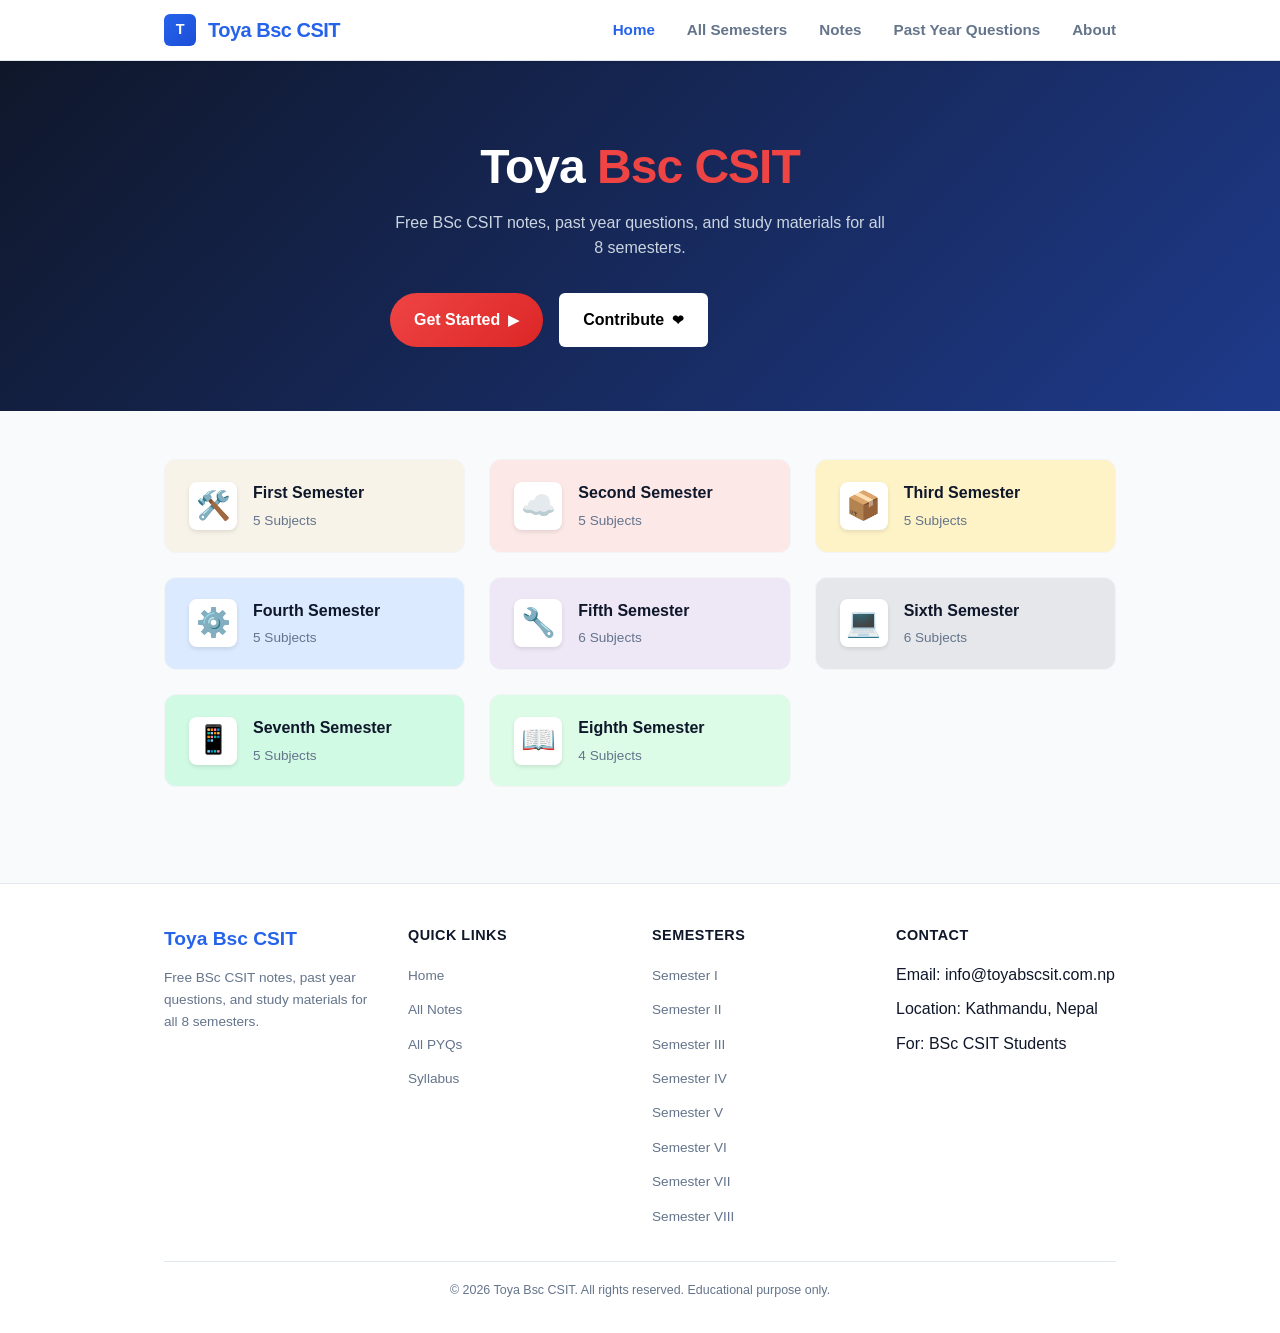
<file: index.html>
<!DOCTYPE html>
<html lang="en">
<head>
  <meta charset="UTF-8" />
  <meta name="viewport" content="width=device-width, initial-scale=1.0" />
  <title>Toya Bsc CSIT | BSc CSIT Notes & Past Year Questions (All Semesters)</title>
  <meta name="description" content="Free BSc CSIT notes, past year questions, and study materials for all 8 semesters. Tribhuvan University BSc CSIT resources by Toya Bsc CSIT." />
  <meta name="keywords" content="BSc CSIT notes, BSc CSIT past year questions, Toya Bsc CSIT, TU BSc CSIT, all semester notes, CSIT question papers" />
  <link rel="stylesheet" href="css/style.css" />
</head>
<body>

  <!-- Navbar -->
  <nav class="navbar">
    <div class="container">
      <a href="index.html" class="brand">
        <span class="brand-icon">T</span>
        <span>Toya Bsc CSIT</span>
      </a>

      <button class="mobile-menu-btn" aria-label="Open menu" aria-expanded="false">&#9776;</button>

      <ul class="nav-links">
        <li><a href="index.html" class="active">Home</a></li>
        <li><a href="#semesters">All Semesters</a></li>
        <li><a href="#">Notes</a></li>
        <li><a href="#">Past Year Questions</a></li>
        <li><a href="#">About</a></li>
      </ul>
    </div>
  </nav>

  <!-- Hero -->
  <section class="hero">
    <div class="container">
      <div class="hero-content">
        <div class="hero-text">
          <h1>Toya <span class="text-red">Bsc CSIT</span></h1>
          <p class="hero-sub">Free BSc CSIT notes, past year questions, and study materials for all 8 semesters.</p>
          <div class="hero-actions">
            <a href="sem1.html" class="btn btn-primary">Get Started <span class="play">&#9654;</span></a>
            <a href="#" class="btn btn-outline">Contribute <span class="heart">&#10084;</span></a>
          </div>
        </div>
      </div>
    </div>
  </section>

  <!-- Semester Cards Section -->
  <section class="semester-section">
    <div class="container">
      <div class="sem-grid">
        <!-- Sem 1 -->
        <a href="sem1.html" class="sem-card sem-1">
          <span class="sem-icon">🛠️</span>
          <div class="sem-info">
            <span class="sem-name">First Semester</span>
            <span class="sem-count">5 Subjects</span>
          </div>
        </a>
        <!-- Sem 2 -->
        <a href="sem2.html" class="sem-card sem-2">
          <span class="sem-icon">☁️</span>
          <div class="sem-info">
            <span class="sem-name">Second Semester</span>
            <span class="sem-count">5 Subjects</span>
          </div>
        </a>
        <!-- Sem 3 -->
        <a href="sem3.html" class="sem-card sem-3">
          <span class="sem-icon">📦</span>
          <div class="sem-info">
            <span class="sem-name">Third Semester</span>
            <span class="sem-count">5 Subjects</span>
          </div>
        </a>
        <!-- Sem 4 -->
        <a href="sem4.html" class="sem-card sem-4">
          <span class="sem-icon">⚙️</span>
          <div class="sem-info">
            <span class="sem-name">Fourth Semester</span>
            <span class="sem-count">5 Subjects</span>
          </div>
        </a>
        <!-- Sem 5 -->
        <a href="sem5.html" class="sem-card sem-5">
          <span class="sem-icon">🔧</span>
          <div class="sem-info">
            <span class="sem-name">Fifth Semester</span>
            <span class="sem-count">6 Subjects</span>
          </div>
        </a>
        <!-- Sem 6 -->
        <a href="sem6.html" class="sem-card sem-6">
          <span class="sem-icon">💻</span>
          <div class="sem-info">
            <span class="sem-name">Sixth Semester</span>
            <span class="sem-count">6 Subjects</span>
          </div>
        </a>
        <!-- Sem 7 -->
        <a href="sem7.html" class="sem-card sem-7">
          <span class="sem-icon">📱</span>
          <div class="sem-info">
            <span class="sem-name">Seventh Semester</span>
            <span class="sem-count">5 Subjects</span>
          </div>
        </a>
        <!-- Sem 8 -->
        <a href="sem8.html" class="sem-card sem-8">
          <span class="sem-icon">📖</span>
          <div class="sem-info">
            <span class="sem-name">Eighth Semester</span>
            <span class="sem-count">4 Subjects</span>
          </div>
        </a>
      </div>
    </div>
  </section>

  <!-- Footer -->
  <footer>
    <div class="container">
      <div class="footer-grid">
        <div class="footer-col">
          <span class="footer-brand">Toya Bsc CSIT</span>
          <p class="footer-desc">Free BSc CSIT notes, past year questions, and study materials for all 8 semesters.</p>
        </div>
        <div class="footer-col">
          <h4>Quick Links</h4>
          <ul>
            <li><a href="index.html">Home</a></li>
            <li><a href="#">All Notes</a></li>
            <li><a href="#">All PYQs</a></li>
            <li><a href="#">Syllabus</a></li>
          </ul>
        </div>
        <div class="footer-col">
          <h4>Semesters</h4>
          <ul>
            <li><a href="sem1.html">Semester I</a></li>
            <li><a href="sem2.html">Semester II</a></li>
            <li><a href="sem3.html">Semester III</a></li>
            <li><a href="sem4.html">Semester IV</a></li>
            <li><a href="sem5.html">Semester V</a></li>
            <li><a href="sem6.html">Semester VI</a></li>
            <li><a href="sem7.html">Semester VII</a></li>
            <li><a href="sem8.html">Semester VIII</a></li>
          </ul>
        </div>
        <div class="footer-col">
          <h4>Contact</h4>
          <ul>
            <li>Email: info@toyabscsit.com.np</li>
            <li>Location: Kathmandu, Nepal</li>
            <li>For: BSc CSIT Students</li>
          </ul>
        </div>
      </div>
      <div class="copyright">
        &copy; <span id="year"></span> Toya Bsc CSIT. All rights reserved. Educational purpose only.
      </div>
    </div>
  </footer>

  <script src="js/main.js"></script>
</body>
</html>
</file>
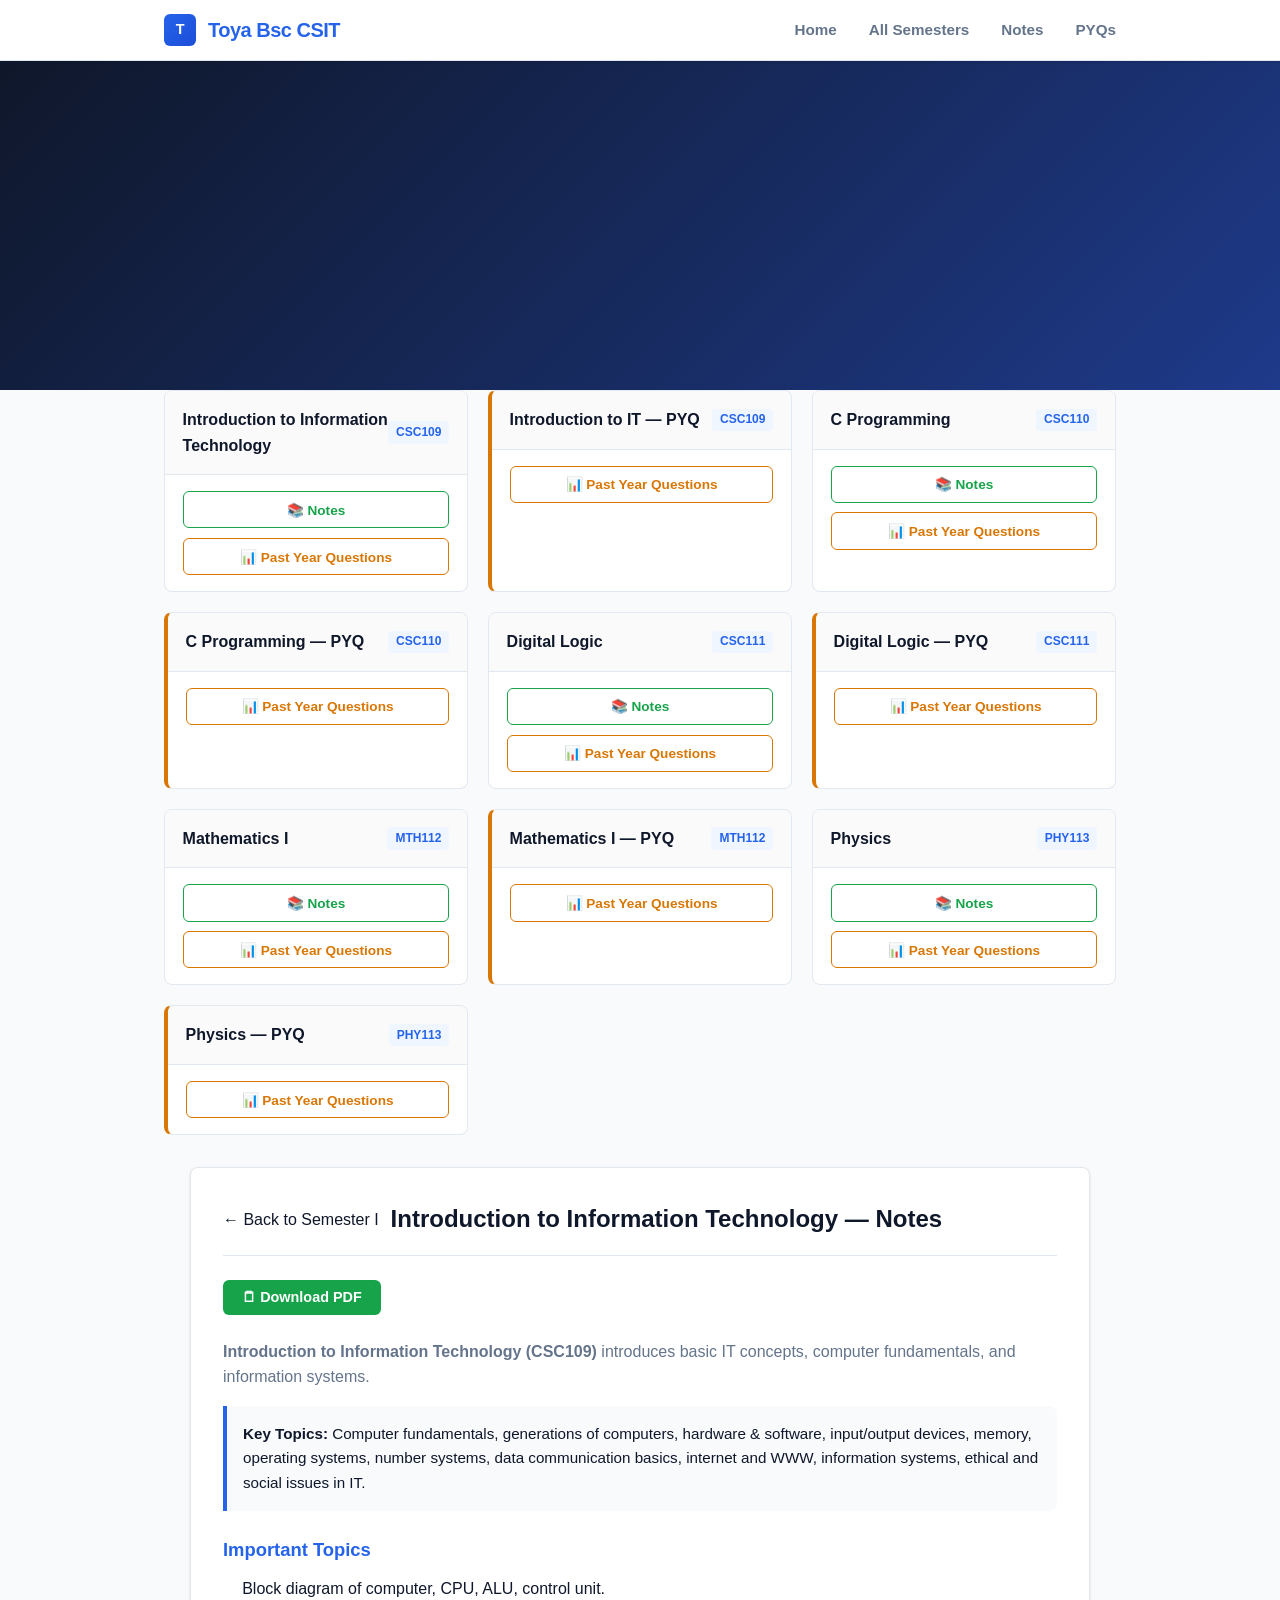
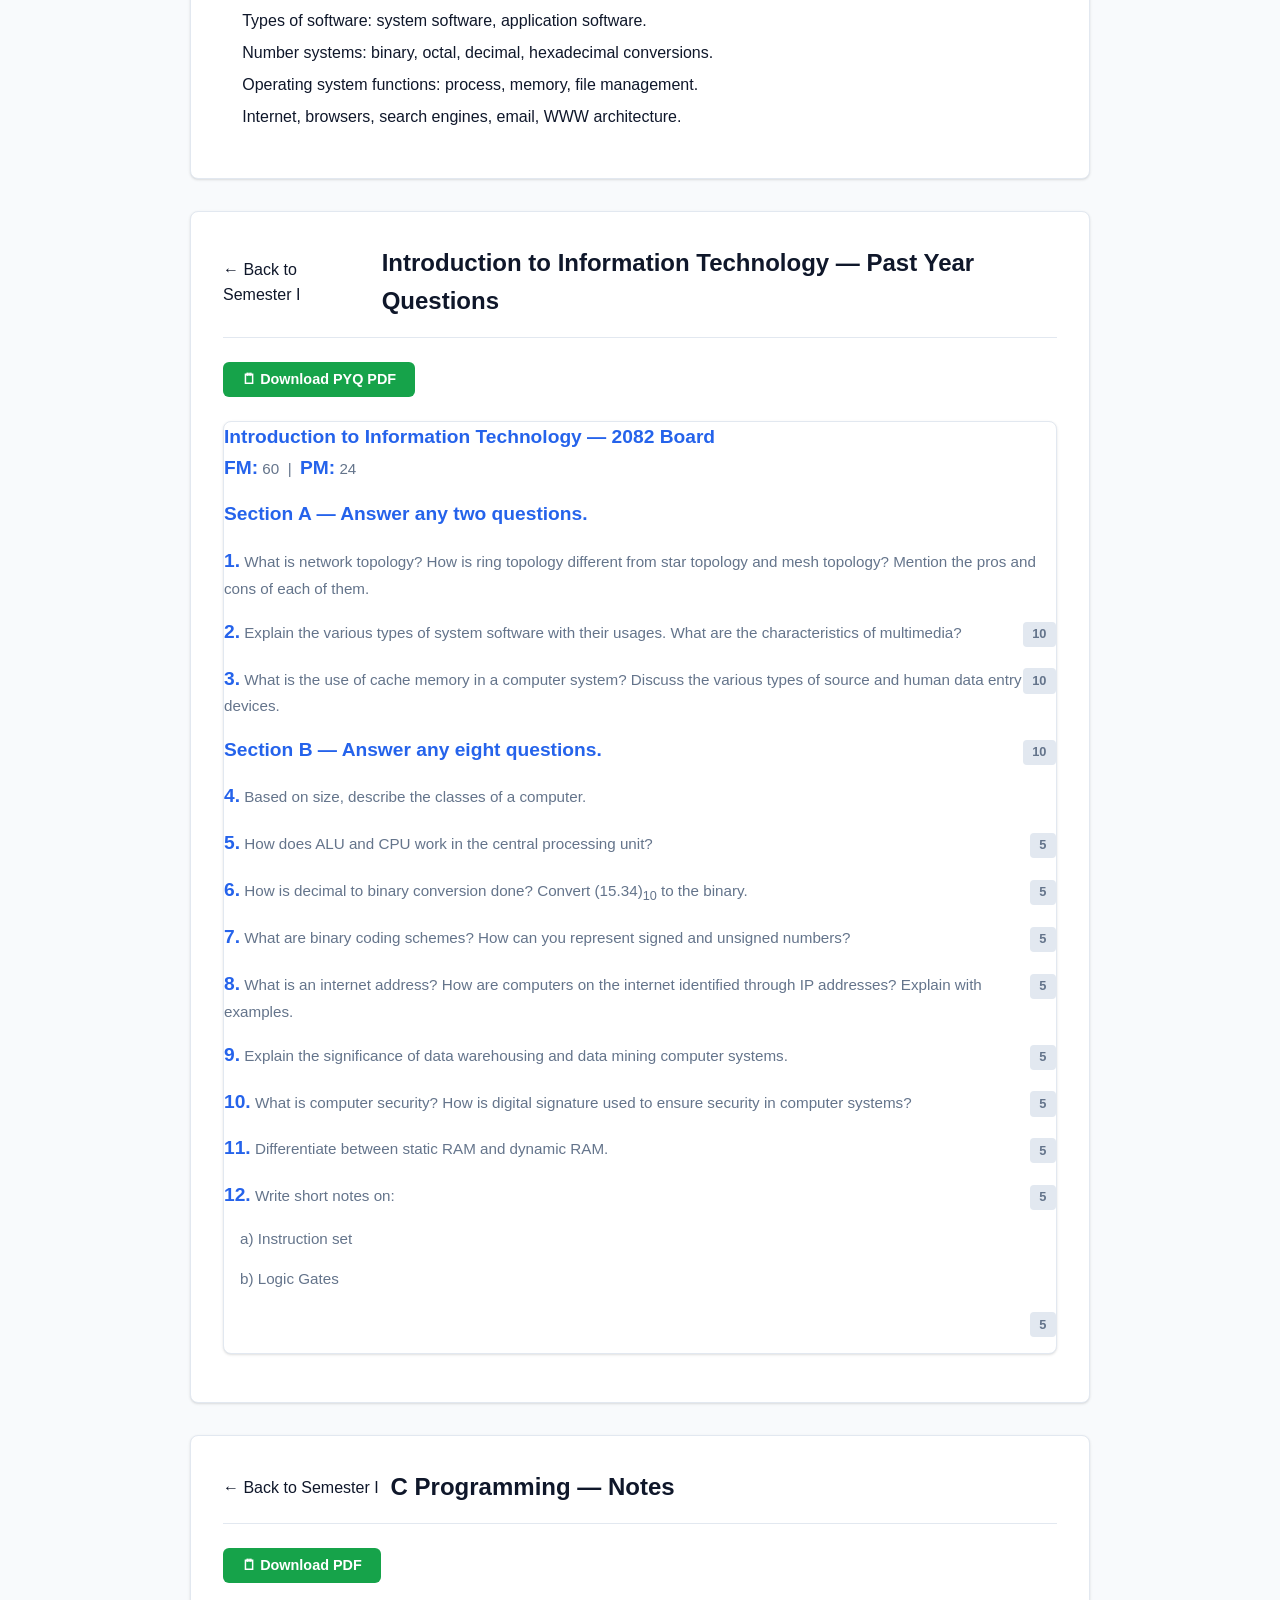
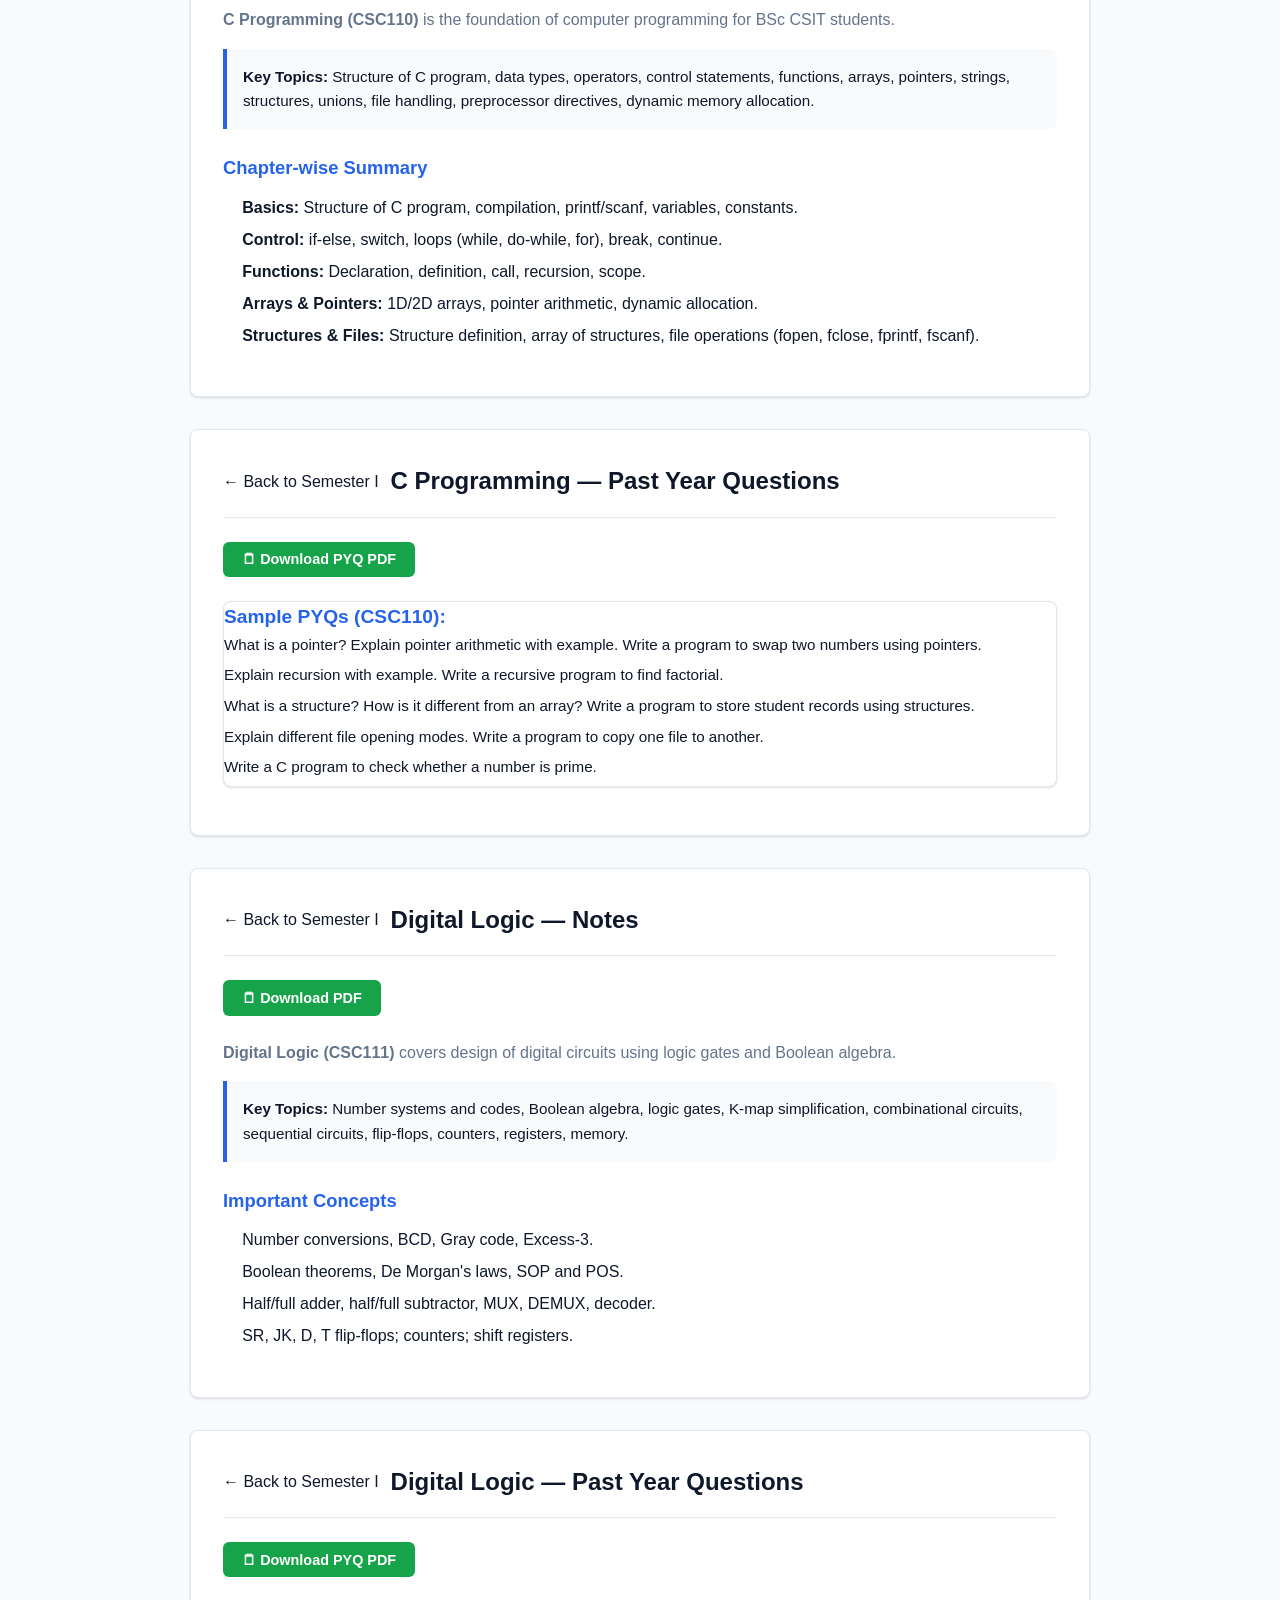
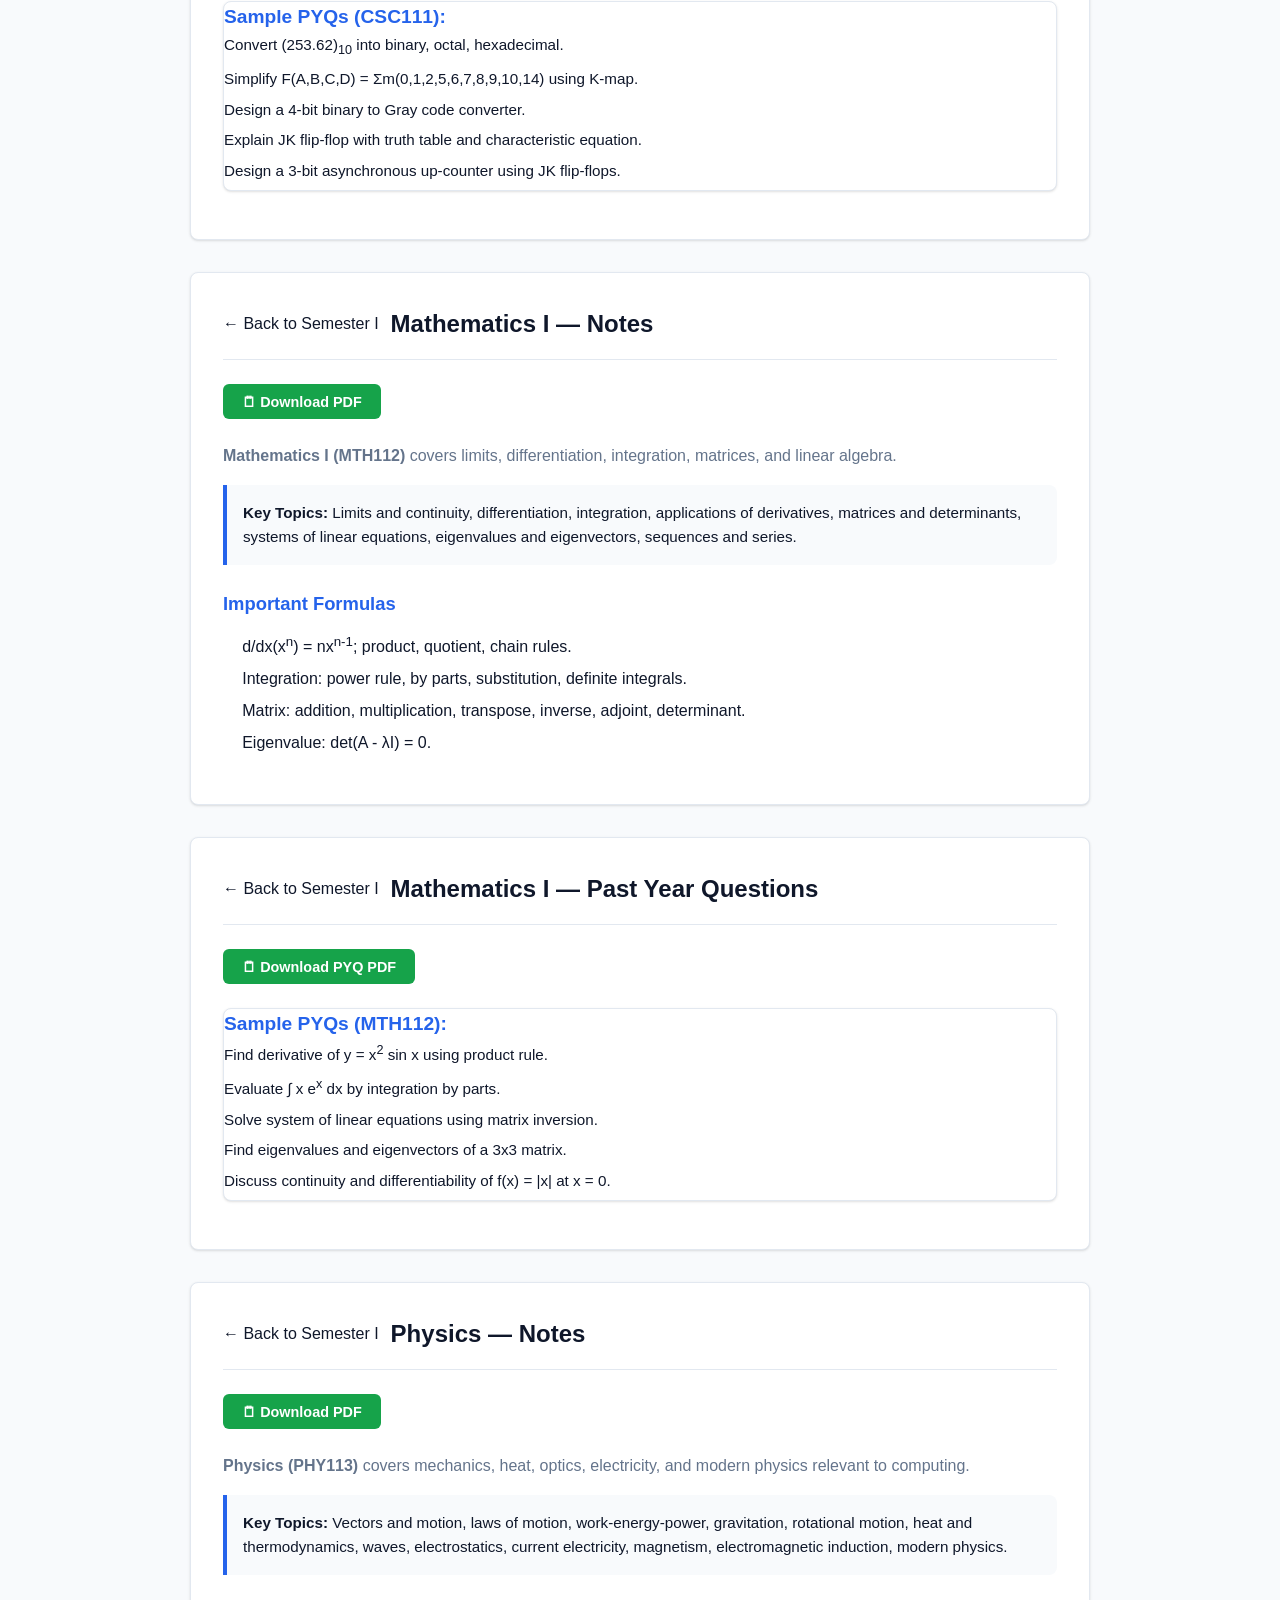
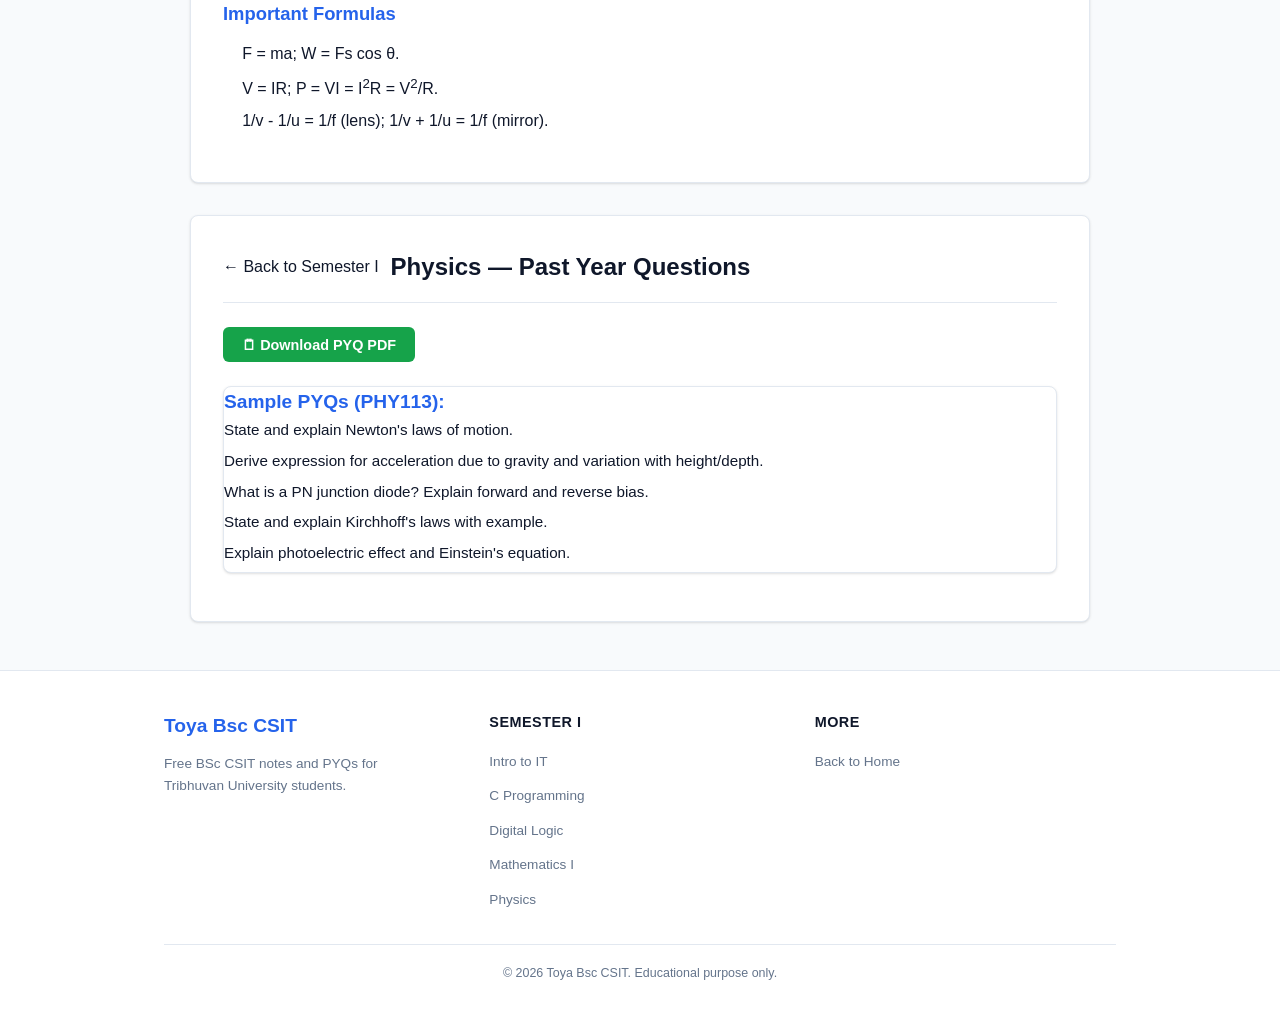
<file: sem1.html>
<!DOCTYPE html>
<html lang="en">
<head>
  <meta charset="UTF-8" />
  <meta name="viewport" content="width=device-width, initial-scale=1.0" />
  <title>BSc CSIT Semester I | Notes & Past Year Questions - Toya Bsc CSIT</title>
  <meta name="description" content="BSc CSIT Semester I notes and past year questions. CSC109, CSC110, CSC111, MTH112, PHY113." />
  <link rel="stylesheet" href="css/style.css" />
</head>
<body>

  <nav class="navbar">
    <div class="container">
      <a href="index.html" class="brand">
        <span class="brand-icon">T</span>
        <span>Toya Bsc CSIT</span>
      </a>
      <button class="mobile-menu-btn" aria-label="Open menu" aria-expanded="false">&#9776;</button>
      <ul class="nav-links">
        <li><a href="index.html">Home</a></li>
        <li><a href="index.html#semesters">All Semesters</a></li>
        <li><a href="#">Notes</a></li>
        <li><a href="#">PYQs</a></li>
      </ul>
    </div>
  </nav>

  <section class="hero">
    <div class="container">
      <div class="page-header">
        <a href="index.html" class="back-link">&#8592; All Semesters</a>
        <div class="sem-header">
          <span class="sem-icon">🛠️</span>
          <div class="sem-info">
            <span class="sem-title">Semester I</span>
            <span class="sem-count">5 Subjects</span>
          </div>
        </div>
      </div>
      <p class="hero-sub">1st Year, 1st Semester &mdash; Subject-wise notes and previous year questions.</p>
    </div>
  </section>

  <div class="container">
    <div class="subject-grid">

      <!-- CSC109 Introduction to Information Technology -->
      <a href="#it-notes" class="subject-card" data-sem="1" data-code="CSC109">
        <div class="subject-header">
          <span class="subject-name">Introduction to Information Technology</span>
          <span class="subject-code">CSC109</span>
        </div>
        <div class="subject-body">
          <button class="subject-btn notes">&#128218; Notes</button>
          <button class="subject-btn pyq">&#128202; Past Year Questions</button>
        </div>
      </a>
      <a href="#it-pyq" class="subject-card" data-sem="1" data-code="CSC109" style="border-left:4px solid var(--warning);">
        <div class="subject-header">
          <span class="subject-name">Introduction to IT &mdash; PYQ</span>
          <span class="subject-code">CSC109</span>
        </div>
        <div class="subject-body">
          <button class="subject-btn pyq">&#128202; Past Year Questions</button>
        </div>
      </a>

      <!-- CSC110 C Programming -->
      <a href="#cprog-notes" class="subject-card" data-sem="1" data-code="CSC110">
        <div class="subject-header">
          <span class="subject-name">C Programming</span>
          <span class="subject-code">CSC110</span>
        </div>
        <div class="subject-body">
          <button class="subject-btn notes">&#128218; Notes</button>
          <button class="subject-btn pyq">&#128202; Past Year Questions</button>
        </div>
      </a>
      <a href="#cprog-pyq" class="subject-card" data-sem="1" data-code="CSC110" style="border-left:4px solid var(--warning);">
        <div class="subject-header">
          <span class="subject-name">C Programming &mdash; PYQ</span>
          <span class="subject-code">CSC110</span>
        </div>
        <div class="subject-body">
          <button class="subject-btn pyq">&#128202; Past Year Questions</button>
        </div>
      </a>

      <!-- CSC111 Digital Logic -->
      <a href="#dlogic-notes" class="subject-card" data-sem="1" data-code="CSC111">
        <div class="subject-header">
          <span class="subject-name">Digital Logic</span>
          <span class="subject-code">CSC111</span>
        </div>
        <div class="subject-body">
          <button class="subject-btn notes">&#128218; Notes</button>
          <button class="subject-btn pyq">&#128202; Past Year Questions</button>
        </div>
      </a>
      <a href="#dlogic-pyq" class="subject-card" data-sem="1" data-code="CSC111" style="border-left:4px solid var(--warning);">
        <div class="subject-header">
          <span class="subject-name">Digital Logic &mdash; PYQ</span>
          <span class="subject-code">CSC111</span>
        </div>
        <div class="subject-body">
          <button class="subject-btn pyq">&#128202; Past Year Questions</button>
        </div>
      </a>

      <!-- MTH112 Mathematics I -->
      <a href="#math1-notes" class="subject-card" data-sem="1" data-code="MTH112">
        <div class="subject-header">
          <span class="subject-name">Mathematics I</span>
          <span class="subject-code">MTH112</span>
        </div>
        <div class="subject-body">
          <button class="subject-btn notes">&#128218; Notes</button>
          <button class="subject-btn pyq">&#128202; Past Year Questions</button>
        </div>
      </a>
      <a href="#math1-pyq" class="subject-card" data-sem="1" data-code="MTH112" style="border-left:4px solid var(--warning);">
        <div class="subject-header">
          <span class="subject-name">Mathematics I &mdash; PYQ</span>
          <span class="subject-code">MTH112</span>
        </div>
        <div class="subject-body">
          <button class="subject-btn pyq">&#128202; Past Year Questions</button>
        </div>
      </a>

      <!-- PHY113 Physics -->
      <a href="#physics-notes" class="subject-card" data-sem="1" data-code="PHY113">
        <div class="subject-header">
          <span class="subject-name">Physics</span>
          <span class="subject-code">PHY113</span>
        </div>
        <div class="subject-body">
          <button class="subject-btn notes">&#128218; Notes</button>
          <button class="subject-btn pyq">&#128202; Past Year Questions</button>
        </div>
      </a>
      <a href="#physics-pyq" class="subject-card" data-sem="1" data-code="PHY113" style="border-left:4px solid var(--warning);">
        <div class="subject-header">
          <span class="subject-name">Physics &mdash; PYQ</span>
          <span class="subject-code">PHY113</span>
        </div>
        <div class="subject-body">
          <button class="subject-btn pyq">&#128202; Past Year Questions</button>
        </div>
      </a>

    </div>
  </div>

  <!-- Content Sections -->
  <div class="container" >

    <a id="it-notes"></a>
    <div class="content-section">
      <div class="content-header">
        <a href="sem1.html" class="back-link">&#8592; Back to Semester I</a>
        <h2>Introduction to Information Technology &mdash; Notes</h2>
      </div>
      <div class="content-actions">
        <button class="btn btn-download">&#128466; Download PDF</button>
      </div>
      <div class="content-body">
        <p><strong>Introduction to Information Technology (CSC109)</strong> introduces basic IT concepts, computer fundamentals, and information systems.</p>
        <div class="note-box">
          <strong>Key Topics:</strong> Computer fundamentals, generations of computers, hardware &amp; software, input/output devices, memory, operating systems, number systems, data communication basics, internet and WWW, information systems, ethical and social issues in IT.
        </div>
        <h3>Important Topics</h3>
        <ul>
          <li>Block diagram of computer, CPU, ALU, control unit.</li>
          <li>Types of software: system software, application software.</li>
          <li>Number systems: binary, octal, decimal, hexadecimal conversions.</li>
          <li>Operating system functions: process, memory, file management.</li>
          <li>Internet, browsers, search engines, email, WWW architecture.</li>
        </ul>
      </div>
    </div>

    <a id="it-pyq"></a>
    <div class="content-section">
      <div class="content-header">
        <a href="sem1.html" class="back-link">&#8592; Back to Semester I</a>
        <h2>Introduction to Information Technology &mdash; Past Year Questions</h2>
      </div>
      <div class="content-actions">
        <button class="btn btn-download">&#128466; Download PYQ PDF</button>
      </div>
      <div class="content-body">
        <div class="pyq-box">
          <strong>Introduction to Information Technology &mdash; 2082 Board</strong>
          <p style="margin-bottom:1rem;"><strong>FM:</strong> 60 &nbsp;|&nbsp; <strong>PM:</strong> 24</p>
          <p><strong>Section A &mdash; Answer any two questions.</strong></p>

          <p><strong>1.</strong> What is network topology? How is ring topology different from star topology and mesh topology? Mention the pros and cons of each of them.</p>
          <p class="marks">10</p>

          <p><strong>2.</strong> Explain the various types of system software with their usages. What are the characteristics of multimedia?</p>
          <p class="marks">10</p>

          <p><strong>3.</strong> What is the use of cache memory in a computer system? Discuss the various types of source and human data entry devices.</p>
          <p class="marks">10</p>

          <p><strong>Section B &mdash; Answer any eight questions.</strong></p>

          <p><strong>4.</strong> Based on size, describe the classes of a computer.</p>
          <p class="marks">5</p>

          <p><strong>5.</strong> How does ALU and CPU work in the central processing unit?</p>
          <p class="marks">5</p>

          <p><strong>6.</strong> How is decimal to binary conversion done? Convert (15.34)<sub>10</sub> to the binary.</p>
          <p class="marks">5</p>

          <p><strong>7.</strong> What are binary coding schemes? How can you represent signed and unsigned numbers?</p>
          <p class="marks">5</p>

          <p><strong>8.</strong> What is an internet address? How are computers on the internet identified through IP addresses? Explain with examples.</p>
          <p class="marks">5</p>

          <p><strong>9.</strong> Explain the significance of data warehousing and data mining computer systems.</p>
          <p class="marks">5</p>

          <p><strong>10.</strong> What is computer security? How is digital signature used to ensure security in computer systems?</p>
          <p class="marks">5</p>

          <p><strong>11.</strong> Differentiate between static RAM and dynamic RAM.</p>
          <p class="marks">5</p>

          <p><strong>12.</strong> Write short notes on:</p>
          <p style="margin-left:1rem;">a) Instruction set</p>
          <p style="margin-left:1rem;">b) Logic Gates</p>
          <p class="marks">5</p>
        </div>
      </div>
    </div>

    <a id="cprog-notes"></a>
    <div class="content-section">
      <div class="content-header">
        <a href="sem1.html" class="back-link">&#8592; Back to Semester I</a>
        <h2>C Programming &mdash; Notes</h2>
      </div>
      <div class="content-actions">
        <button class="btn btn-download">&#128466; Download PDF</button>
      </div>
      <div class="content-body">
        <p><strong>C Programming (CSC110)</strong> is the foundation of computer programming for BSc CSIT students.</p>
        <div class="note-box">
          <strong>Key Topics:</strong> Structure of C program, data types, operators, control statements, functions, arrays, pointers, strings, structures, unions, file handling, preprocessor directives, dynamic memory allocation.
        </div>
        <h3>Chapter-wise Summary</h3>
        <ul>
          <li><strong>Basics:</strong> Structure of C program, compilation, printf/scanf, variables, constants.</li>
          <li><strong>Control:</strong> if-else, switch, loops (while, do-while, for), break, continue.</li>
          <li><strong>Functions:</strong> Declaration, definition, call, recursion, scope.</li>
          <li><strong>Arrays &amp; Pointers:</strong> 1D/2D arrays, pointer arithmetic, dynamic allocation.</li>
          <li><strong>Structures &amp; Files:</strong> Structure definition, array of structures, file operations (fopen, fclose, fprintf, fscanf).</li>
        </ul>
      </div>
    </div>

    <a id="cprog-pyq"></a>
    <div class="content-section">
      <div class="content-header">
        <a href="sem1.html" class="back-link">&#8592; Back to Semester I</a>
        <h2>C Programming &mdash; Past Year Questions</h2>
      </div>
      <div class="content-actions">
        <button class="btn btn-download">&#128466; Download PYQ PDF</button>
      </div>
      <div class="content-body">
        <div class="pyq-box">
          <strong>Sample PYQs (CSC110):</strong>
          <ol>
            <li>What is a pointer? Explain pointer arithmetic with example. Write a program to swap two numbers using pointers.</li>
            <li>Explain recursion with example. Write a recursive program to find factorial.</li>
            <li>What is a structure? How is it different from an array? Write a program to store student records using structures.</li>
            <li>Explain different file opening modes. Write a program to copy one file to another.</li>
            <li>Write a C program to check whether a number is prime.</li>
          </ol>
        </div>
      </div>
    </div>

    <a id="dlogic-notes"></a>
    <div class="content-section">
      <div class="content-header">
        <a href="sem1.html" class="back-link">&#8592; Back to Semester I</a>
        <h2>Digital Logic &mdash; Notes</h2>
      </div>
      <div class="content-actions">
        <button class="btn btn-download">&#128466; Download PDF</button>
      </div>
      <div class="content-body">
        <p><strong>Digital Logic (CSC111)</strong> covers design of digital circuits using logic gates and Boolean algebra.</p>
        <div class="note-box">
          <strong>Key Topics:</strong> Number systems and codes, Boolean algebra, logic gates, K-map simplification, combinational circuits, sequential circuits, flip-flops, counters, registers, memory.
        </div>
        <h3>Important Concepts</h3>
        <ul>
          <li>Number conversions, BCD, Gray code, Excess-3.</li>
          <li>Boolean theorems, De Morgan's laws, SOP and POS.</li>
          <li>Half/full adder, half/full subtractor, MUX, DEMUX, decoder.</li>
          <li>SR, JK, D, T flip-flops; counters; shift registers.</li>
        </ul>
      </div>
    </div>

    <a id="dlogic-pyq"></a>
    <div class="content-section">
      <div class="content-header">
        <a href="sem1.html" class="back-link">&#8592; Back to Semester I</a>
        <h2>Digital Logic &mdash; Past Year Questions</h2>
      </div>
      <div class="content-actions">
        <button class="btn btn-download">&#128466; Download PYQ PDF</button>
      </div>
      <div class="content-body">
        <div class="pyq-box">
          <strong>Sample PYQs (CSC111):</strong>
          <ol>
            <li>Convert (253.62)<sub>10</sub> into binary, octal, hexadecimal.</li>
            <li>Simplify F(A,B,C,D) = Σm(0,1,2,5,6,7,8,9,10,14) using K-map.</li>
            <li>Design a 4-bit binary to Gray code converter.</li>
            <li>Explain JK flip-flop with truth table and characteristic equation.</li>
            <li>Design a 3-bit asynchronous up-counter using JK flip-flops.</li>
          </ol>
        </div>
      </div>
    </div>

    <a id="math1-notes"></a>
    <div class="content-section">
      <div class="content-header">
        <a href="sem1.html" class="back-link">&#8592; Back to Semester I</a>
        <h2>Mathematics I &mdash; Notes</h2>
      </div>
      <div class="content-actions">
        <button class="btn btn-download">&#128466; Download PDF</button>
      </div>
      <div class="content-body">
        <p><strong>Mathematics I (MTH112)</strong> covers limits, differentiation, integration, matrices, and linear algebra.</p>
        <div class="note-box">
          <strong>Key Topics:</strong> Limits and continuity, differentiation, integration, applications of derivatives, matrices and determinants, systems of linear equations, eigenvalues and eigenvectors, sequences and series.
        </div>
        <h3>Important Formulas</h3>
        <ul>
          <li>d/dx(x<sup>n</sup>) = nx<sup>n-1</sup>; product, quotient, chain rules.</li>
          <li>Integration: power rule, by parts, substitution, definite integrals.</li>
          <li>Matrix: addition, multiplication, transpose, inverse, adjoint, determinant.</li>
          <li>Eigenvalue: det(A - &lambda;I) = 0.</li>
        </ul>
      </div>
    </div>

    <a id="math1-pyq"></a>
    <div class="content-section">
      <div class="content-header">
        <a href="sem1.html" class="back-link">&#8592; Back to Semester I</a>
        <h2>Mathematics I &mdash; Past Year Questions</h2>
      </div>
      <div class="content-actions">
        <button class="btn btn-download">&#128466; Download PYQ PDF</button>
      </div>
      <div class="content-body">
        <div class="pyq-box">
          <strong>Sample PYQs (MTH112):</strong>
          <ol>
            <li>Find derivative of y = x<sup>2</sup> sin x using product rule.</li>
            <li>Evaluate &int; x e<sup>x</sup> dx by integration by parts.</li>
            <li>Solve system of linear equations using matrix inversion.</li>
            <li>Find eigenvalues and eigenvectors of a 3x3 matrix.</li>
            <li>Discuss continuity and differentiability of f(x) = |x| at x = 0.</li>
          </ol>
        </div>
      </div>
    </div>

    <a id="physics-notes"></a>
    <div class="content-section">
      <div class="content-header">
        <a href="sem1.html" class="back-link">&#8592; Back to Semester I</a>
        <h2>Physics &mdash; Notes</h2>
      </div>
      <div class="content-actions">
        <button class="btn btn-download">&#128466; Download PDF</button>
      </div>
      <div class="content-body">
        <p><strong>Physics (PHY113)</strong> covers mechanics, heat, optics, electricity, and modern physics relevant to computing.</p>
        <div class="note-box">
          <strong>Key Topics:</strong> Vectors and motion, laws of motion, work-energy-power, gravitation, rotational motion, heat and thermodynamics, waves, electrostatics, current electricity, magnetism, electromagnetic induction, modern physics.
        </div>
        <h3>Important Formulas</h3>
        <ul>
          <li>F = ma; W = Fs cos &theta;.</li>
          <li>V = IR; P = VI = I<sup>2</sup>R = V<sup>2</sup>/R.</li>
          <li>1/v - 1/u = 1/f (lens); 1/v + 1/u = 1/f (mirror).</li>
        </ul>
      </div>
    </div>

    <a id="physics-pyq"></a>
    <div class="content-section">
      <div class="content-header">
        <a href="sem1.html" class="back-link">&#8592; Back to Semester I</a>
        <h2>Physics &mdash; Past Year Questions</h2>
      </div>
      <div class="content-actions">
        <button class="btn btn-download">&#128466; Download PYQ PDF</button>
      </div>
      <div class="content-body">
        <div class="pyq-box">
          <strong>Sample PYQs (PHY113):</strong>
          <ol>
            <li>State and explain Newton's laws of motion.</li>
            <li>Derive expression for acceleration due to gravity and variation with height/depth.</li>
            <li>What is a PN junction diode? Explain forward and reverse bias.</li>
            <li>State and explain Kirchhoff's laws with example.</li>
            <li>Explain photoelectric effect and Einstein's equation.</li>
          </ol>
        </div>
      </div>
    </div>

  </div>

  <footer>
    <div class="container">
      <div class="footer-grid">
        <div class="footer-col">
          <span class="footer-brand">Toya Bsc CSIT</span>
          <p class="footer-desc">Free BSc CSIT notes and PYQs for Tribhuvan University students.</p>
        </div>
        <div class="footer-col">
          <h4>Semester I</h4>
          <ul>
            <li><a href="#it-notes">Intro to IT</a></li>
            <li><a href="#cprog-notes">C Programming</a></li>
            <li><a href="#dlogic-notes">Digital Logic</a></li>
            <li><a href="#math1-notes">Mathematics I</a></li>
            <li><a href="#physics-notes">Physics</a></li>
          </ul>
        </div>
        <div class="footer-col">
          <h4>More</h4>
          <ul>
            <li><a href="index.html">Back to Home</a></li>
          </ul>
        </div>
      </div>
      <div class="copyright">
        &copy; <span id="year"></span> Toya Bsc CSIT. Educational purpose only.
      </div>
    </div>
  </footer>

  <script src="js/main.js"></script>
</body>
</html>
</file>
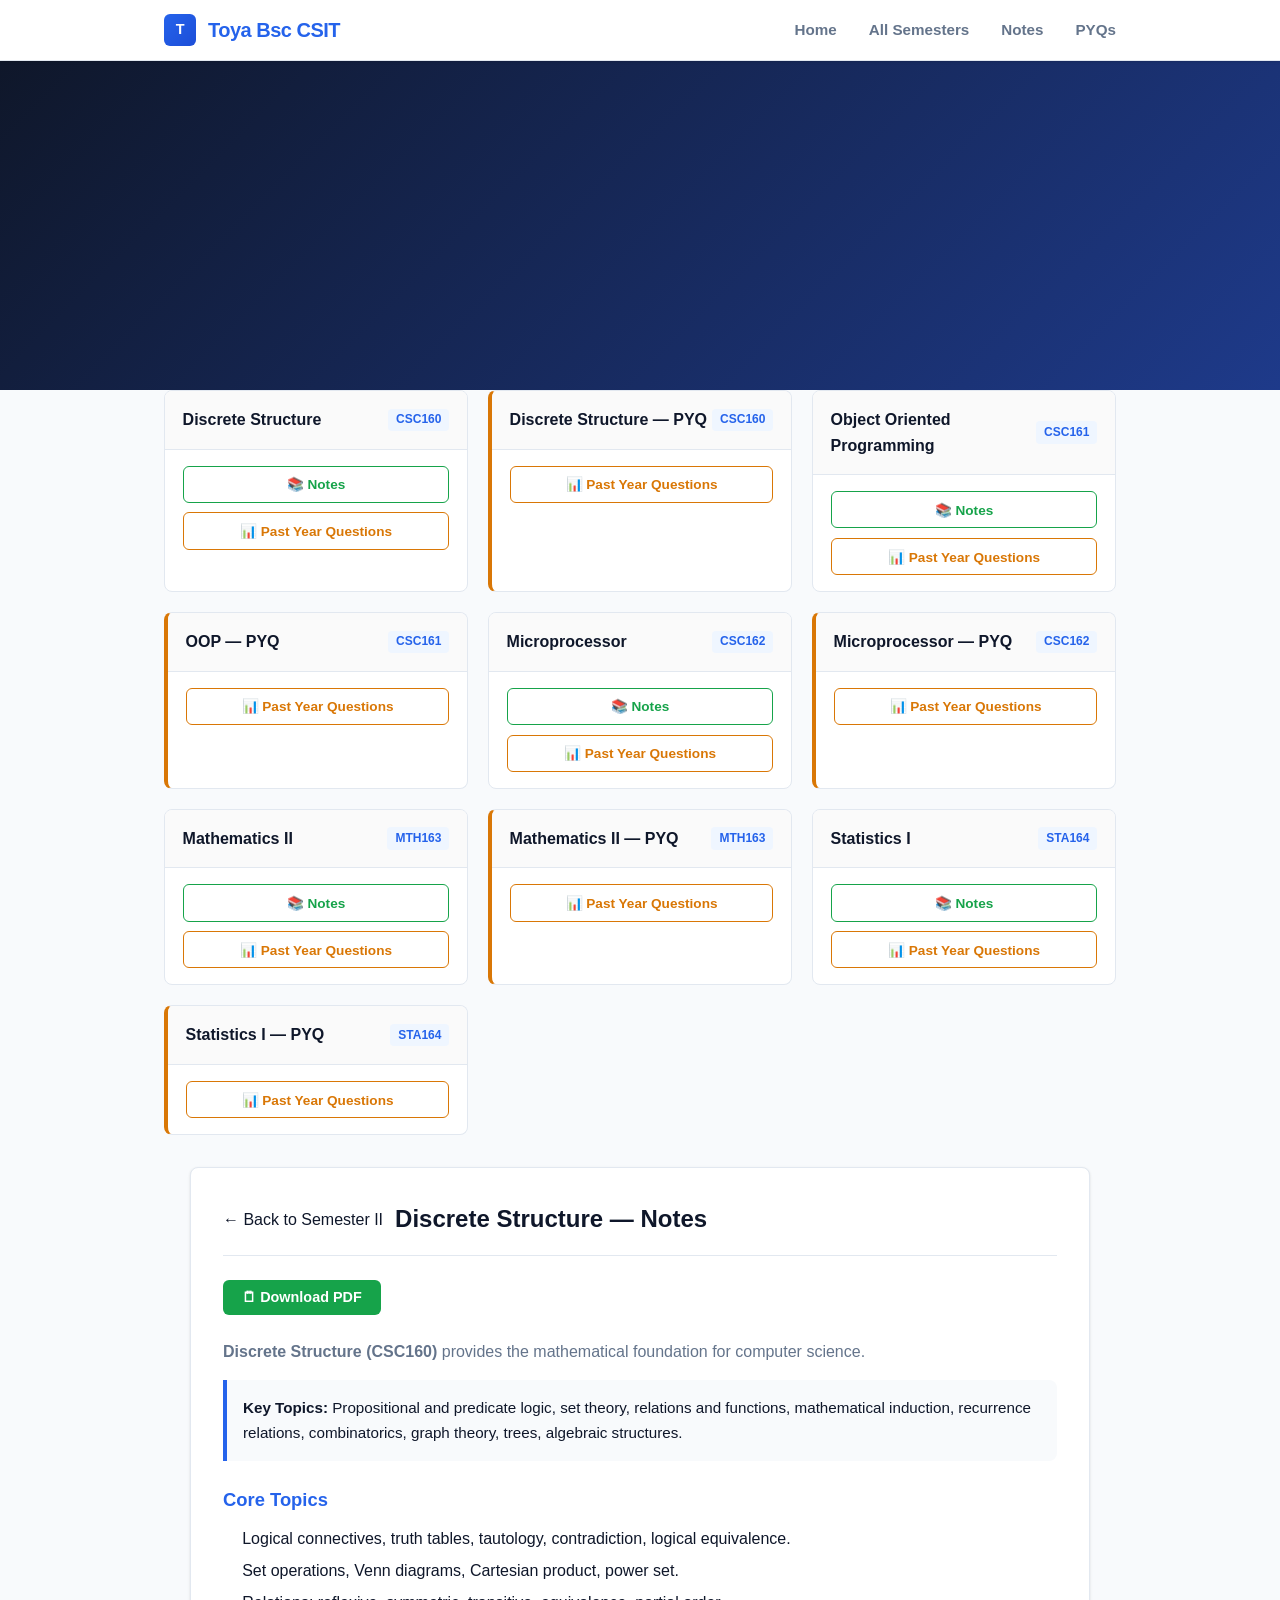
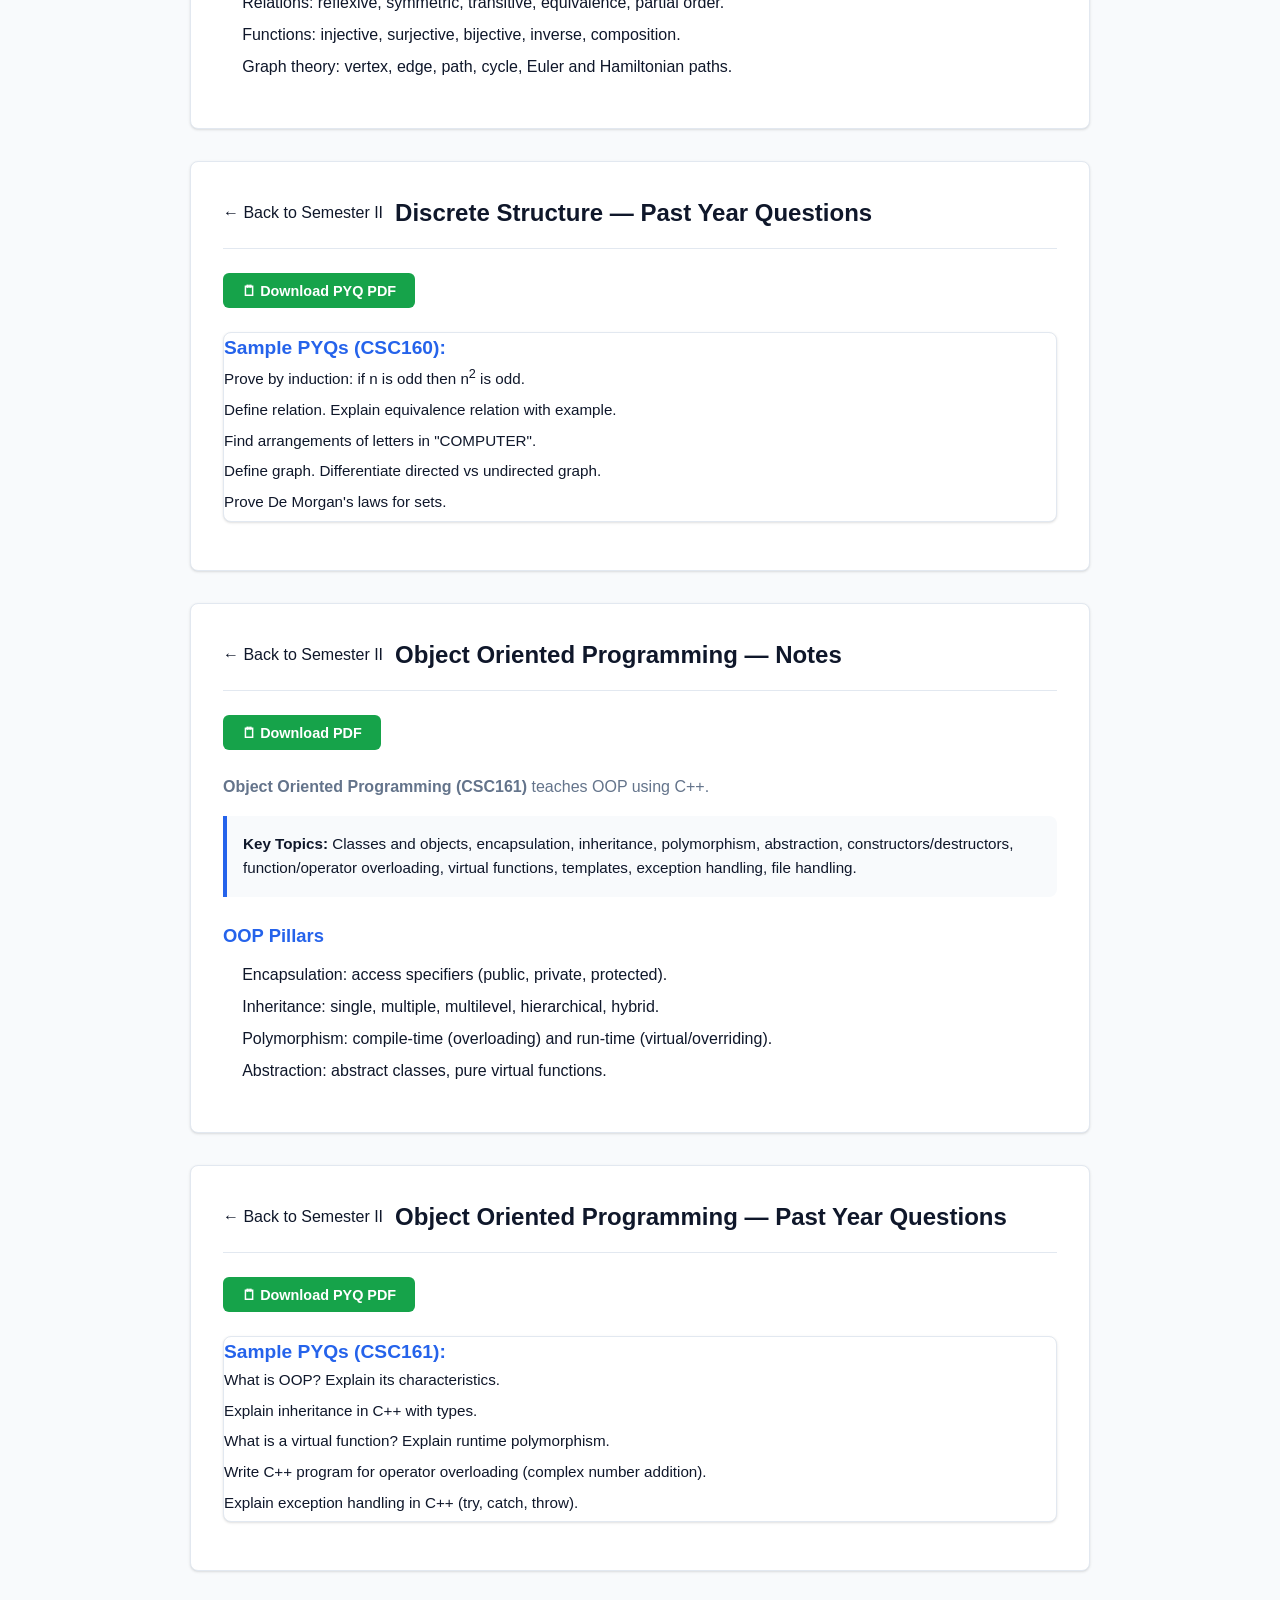
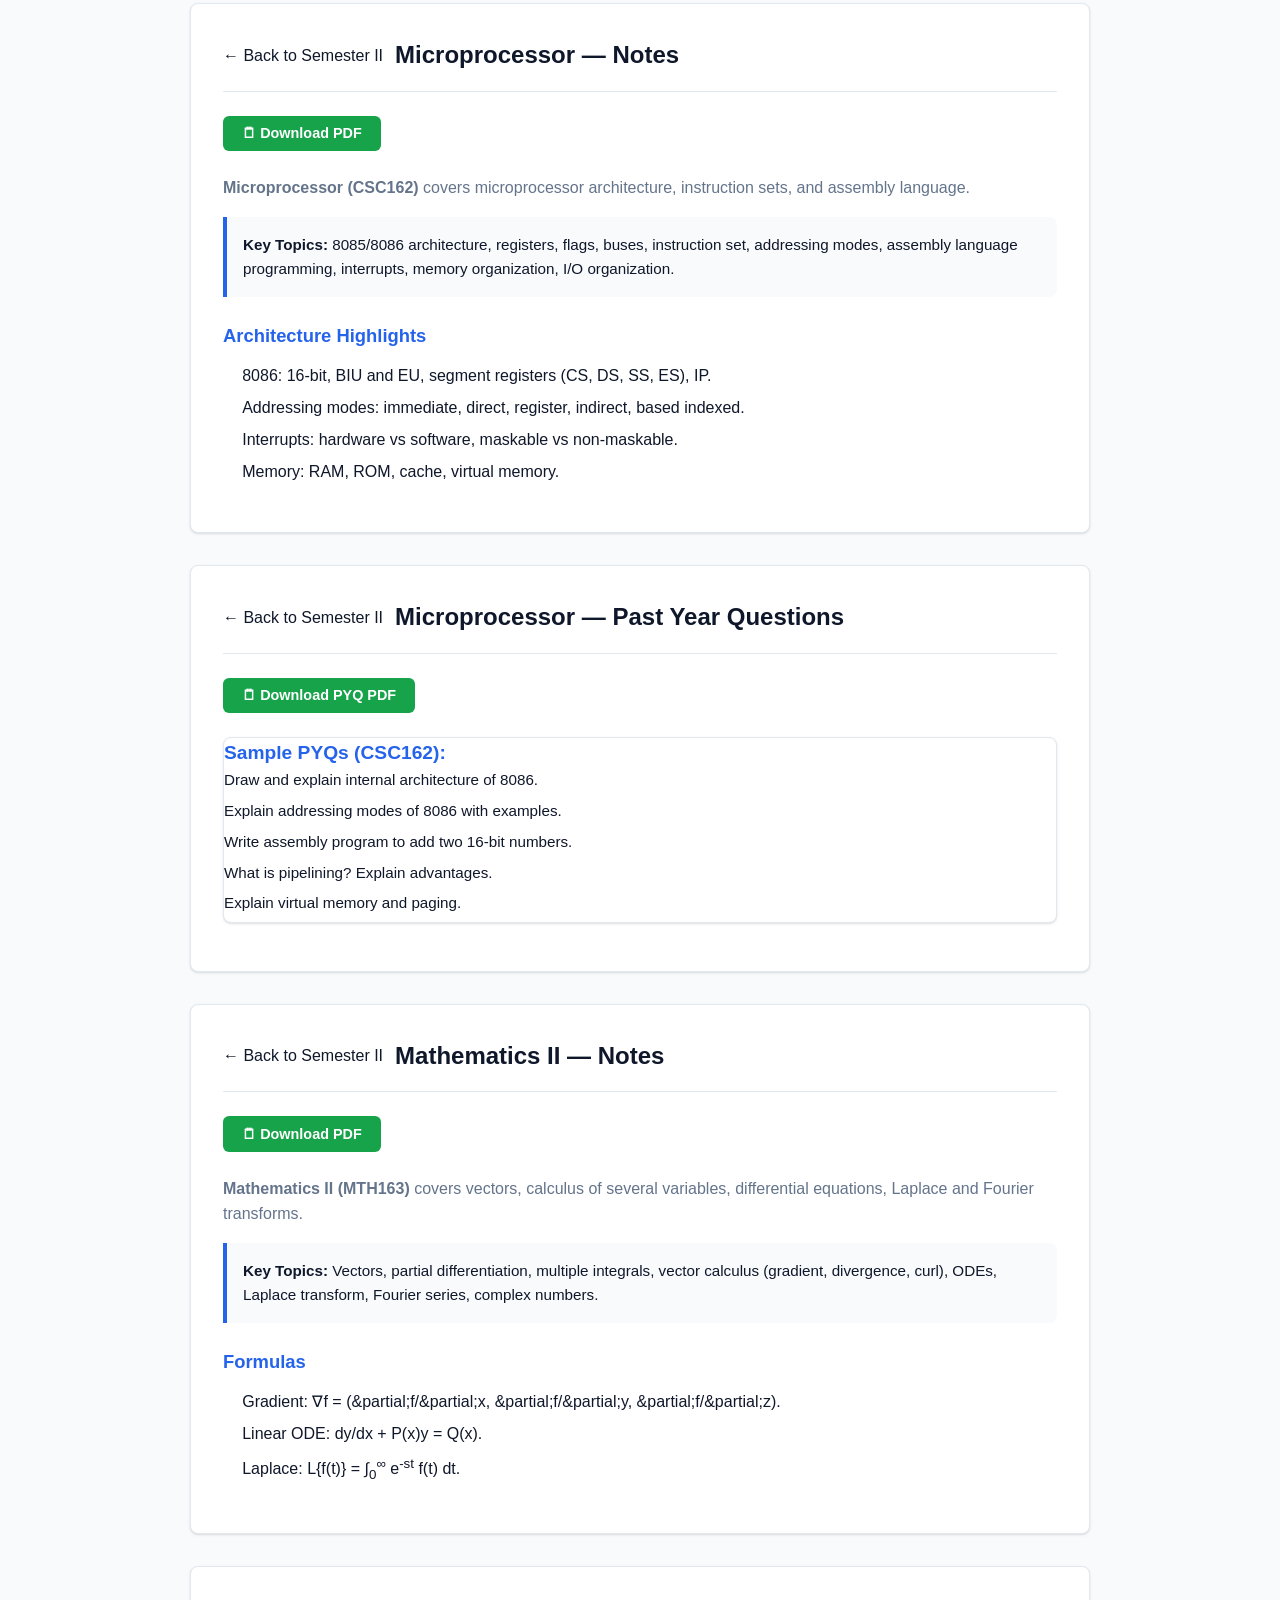
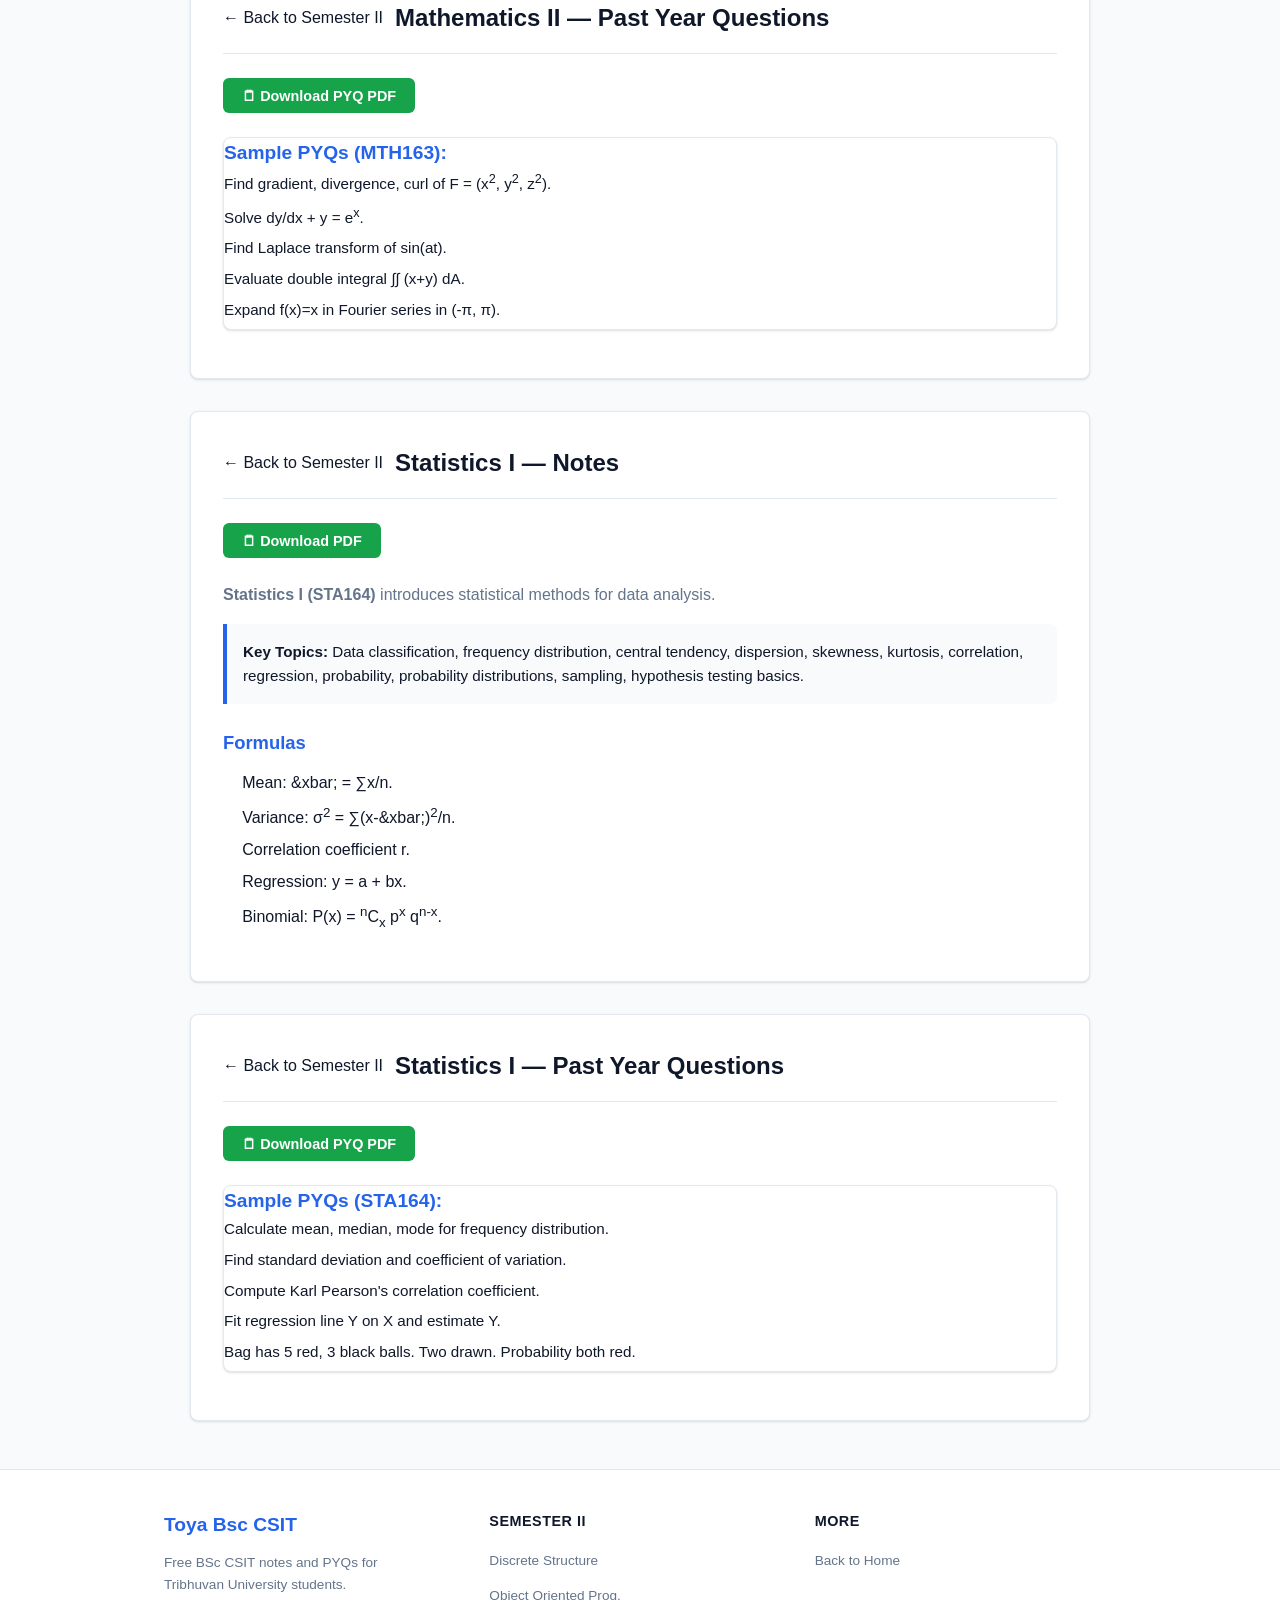
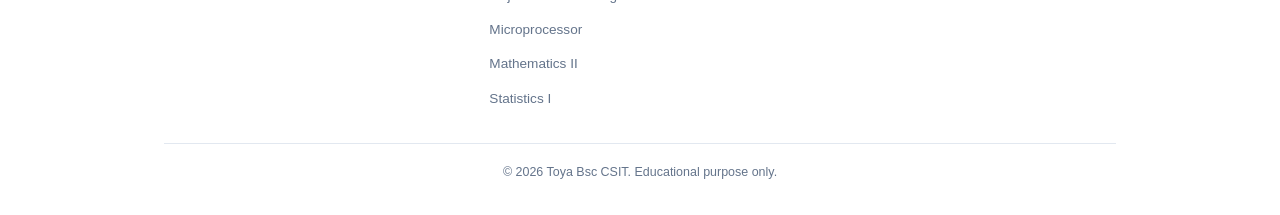
<file: sem2.html>
<!DOCTYPE html>
<html lang="en">
<head>
  <meta charset="UTF-8" />
  <meta name="viewport" content="width=device-width, initial-scale=1.0" />
  <title>BSc CSIT Semester II | Notes & Past Year Questions - Toya Bsc CSIT</title>
  <meta name="description" content="BSc CSIT Semester II notes and past year questions. CSC160, CSC161, CSC162, MTH163, STA164." />
  <link rel="stylesheet" href="css/style.css" />
</head>
<body>

  <nav class="navbar">
    <div class="container">
      <a href="index.html" class="brand">
        <span class="brand-icon">T</span>
        <span>Toya Bsc CSIT</span>
      </a>
      <button class="mobile-menu-btn" aria-label="Open menu" aria-expanded="false">&#9776;</button>
      <ul class="nav-links">
        <li><a href="index.html">Home</a></li>
        <li><a href="index.html#semesters">All Semesters</a></li>
        <li><a href="#">Notes</a></li>
        <li><a href="#">PYQs</a></li>
      </ul>
    </div>
  </nav>

  <section class="hero">
    <div class="container">
      <div class="page-header">
        <a href="index.html" class="back-link">&#8592; All Semesters</a>
        <div class="sem-header">
          <span class="sem-icon">☁️</span>
          <div class="sem-info">
            <span class="sem-title">Semester II</span>
            <span class="sem-count">5 Subjects</span>
          </div>
        </div>
      </div>
      <p class="hero-sub">1st Year, 2nd Semester &mdash; Subject-wise notes and previous year questions.</p>
    </div>
  </section>

  <div class="container">
    <div class="subject-grid">

      <!-- CSC160 Discrete Structure -->
      <a href="#discrete-notes" class="subject-card" data-sem="2" data-code="CSC160">
        <div class="subject-header">
          <span class="subject-name">Discrete Structure</span>
          <span class="subject-code">CSC160</span>
        </div>
        <div class="subject-body">
          <button class="subject-btn notes">&#128218; Notes</button>
          <button class="subject-btn pyq">&#128202; Past Year Questions</button>
        </div>
      </a>
      <a href="#discrete-pyq" class="subject-card" data-sem="2" data-code="CSC160" style="border-left:4px solid var(--warning);">
        <div class="subject-header">
          <span class="subject-name">Discrete Structure &mdash; PYQ</span>
          <span class="subject-code">CSC160</span>
        </div>
        <div class="subject-body">
          <button class="subject-btn pyq">&#128202; Past Year Questions</button>
        </div>
      </a>

      <!-- CSC161 Object Oriented Programming -->
      <a href="#oop-notes" class="subject-card" data-sem="2" data-code="CSC161">
        <div class="subject-header">
          <span class="subject-name">Object Oriented Programming</span>
          <span class="subject-code">CSC161</span>
        </div>
        <div class="subject-body">
          <button class="subject-btn notes">&#128218; Notes</button>
          <button class="subject-btn pyq">&#128202; Past Year Questions</button>
        </div>
      </a>
      <a href="#oop-pyq" class="subject-card" data-sem="2" data-code="CSC161" style="border-left:4px solid var(--warning);">
        <div class="subject-header">
          <span class="subject-name">OOP &mdash; PYQ</span>
          <span class="subject-code">CSC161</span>
        </div>
        <div class="subject-body">
          <button class="subject-btn pyq">&#128202; Past Year Questions</button>
        </div>
      </a>

      <!-- CSC162 Microprocessor -->
      <a href="#micro-notes" class="subject-card" data-sem="2" data-code="CSC162">
        <div class="subject-header">
          <span class="subject-name">Microprocessor</span>
          <span class="subject-code">CSC162</span>
        </div>
        <div class="subject-body">
          <button class="subject-btn notes">&#128218; Notes</button>
          <button class="subject-btn pyq">&#128202; Past Year Questions</button>
        </div>
      </a>
      <a href="#micro-pyq" class="subject-card" data-sem="2" data-code="CSC162" style="border-left:4px solid var(--warning);">
        <div class="subject-header">
          <span class="subject-name">Microprocessor &mdash; PYQ</span>
          <span class="subject-code">CSC162</span>
        </div>
        <div class="subject-body">
          <button class="subject-btn pyq">&#128202; Past Year Questions</button>
        </div>
      </a>

      <!-- MTH163 Mathematics II -->
      <a href="#math2-notes" class="subject-card" data-sem="2" data-code="MTH163">
        <div class="subject-header">
          <span class="subject-name">Mathematics II</span>
          <span class="subject-code">MTH163</span>
        </div>
        <div class="subject-body">
          <button class="subject-btn notes">&#128218; Notes</button>
          <button class="subject-btn pyq">&#128202; Past Year Questions</button>
        </div>
      </a>
      <a href="#math2-pyq" class="subject-card" data-sem="2" data-code="MTH163" style="border-left:4px solid var(--warning);">
        <div class="subject-header">
          <span class="subject-name">Mathematics II &mdash; PYQ</span>
          <span class="subject-code">MTH163</span>
        </div>
        <div class="subject-body">
          <button class="subject-btn pyq">&#128202; Past Year Questions</button>
        </div>
      </a>

      <!-- STA164 Statistics I -->
      <a href="#stat1-notes" class="subject-card" data-sem="2" data-code="STA164">
        <div class="subject-header">
          <span class="subject-name">Statistics I</span>
          <span class="subject-code">STA164</span>
        </div>
        <div class="subject-body">
          <button class="subject-btn notes">&#128218; Notes</button>
          <button class="subject-btn pyq">&#128202; Past Year Questions</button>
        </div>
      </a>
      <a href="#stat1-pyq" class="subject-card" data-sem="2" data-code="STA164" style="border-left:4px solid var(--warning);">
        <div class="subject-header">
          <span class="subject-name">Statistics I &mdash; PYQ</span>
          <span class="subject-code">STA164</span>
        </div>
        <div class="subject-body">
          <button class="subject-btn pyq">&#128202; Past Year Questions</button>
        </div>
      </a>

    </div>
  </div>

  <!-- Content Sections -->
  <div class="container" >

    <a id="discrete-notes"></a>
    <div class="content-section">
      <div class="content-header">
        <a href="sem2.html" class="back-link">&#8592; Back to Semester II</a>
        <h2>Discrete Structure &mdash; Notes</h2>
      </div>
      <div class="content-actions">
        <button class="btn btn-download">&#128466; Download PDF</button>
      </div>
      <div class="content-body">
        <p><strong>Discrete Structure (CSC160)</strong> provides the mathematical foundation for computer science.</p>
        <div class="note-box">
          <strong>Key Topics:</strong> Propositional and predicate logic, set theory, relations and functions, mathematical induction, recurrence relations, combinatorics, graph theory, trees, algebraic structures.
        </div>
        <h3>Core Topics</h3>
        <ul>
          <li>Logical connectives, truth tables, tautology, contradiction, logical equivalence.</li>
          <li>Set operations, Venn diagrams, Cartesian product, power set.</li>
          <li>Relations: reflexive, symmetric, transitive, equivalence, partial order.</li>
          <li>Functions: injective, surjective, bijective, inverse, composition.</li>
          <li>Graph theory: vertex, edge, path, cycle, Euler and Hamiltonian paths.</li>
        </ul>
      </div>
    </div>

    <a id="discrete-pyq"></a>
    <div class="content-section">
      <div class="content-header">
        <a href="sem2.html" class="back-link">&#8592; Back to Semester II</a>
        <h2>Discrete Structure &mdash; Past Year Questions</h2>
      </div>
      <div class="content-actions">
        <button class="btn btn-download">&#128466; Download PYQ PDF</button>
      </div>
      <div class="content-body">
        <div class="pyq-box">
          <strong>Sample PYQs (CSC160):</strong>
          <ol>
            <li>Prove by induction: if n is odd then n<sup>2</sup> is odd.</li>
            <li>Define relation. Explain equivalence relation with example.</li>
            <li>Find arrangements of letters in "COMPUTER".</li>
            <li>Define graph. Differentiate directed vs undirected graph.</li>
            <li>Prove De Morgan's laws for sets.</li>
          </ol>
        </div>
      </div>
    </div>

    <a id="oop-notes"></a>
    <div class="content-section">
      <div class="content-header">
        <a href="sem2.html" class="back-link">&#8592; Back to Semester II</a>
        <h2>Object Oriented Programming &mdash; Notes</h2>
      </div>
      <div class="content-actions">
        <button class="btn btn-download">&#128466; Download PDF</button>
      </div>
      <div class="content-body">
        <p><strong>Object Oriented Programming (CSC161)</strong> teaches OOP using C++.</p>
        <div class="note-box">
          <strong>Key Topics:</strong> Classes and objects, encapsulation, inheritance, polymorphism, abstraction, constructors/destructors, function/operator overloading, virtual functions, templates, exception handling, file handling.
        </div>
        <h3>OOP Pillars</h3>
        <ul>
          <li>Encapsulation: access specifiers (public, private, protected).</li>
          <li>Inheritance: single, multiple, multilevel, hierarchical, hybrid.</li>
          <li>Polymorphism: compile-time (overloading) and run-time (virtual/overriding).</li>
          <li>Abstraction: abstract classes, pure virtual functions.</li>
        </ul>
      </div>
    </div>

    <a id="oop-pyq"></a>
    <div class="content-section">
      <div class="content-header">
        <a href="sem2.html" class="back-link">&#8592; Back to Semester II</a>
        <h2>Object Oriented Programming &mdash; Past Year Questions</h2>
      </div>
      <div class="content-actions">
        <button class="btn btn-download">&#128466; Download PYQ PDF</button>
      </div>
      <div class="content-body">
        <div class="pyq-box">
          <strong>Sample PYQs (CSC161):</strong>
          <ol>
            <li>What is OOP? Explain its characteristics.</li>
            <li>Explain inheritance in C++ with types.</li>
            <li>What is a virtual function? Explain runtime polymorphism.</li>
            <li>Write C++ program for operator overloading (complex number addition).</li>
            <li>Explain exception handling in C++ (try, catch, throw).</li>
          </ol>
        </div>
      </div>
    </div>

    <a id="micro-notes"></a>
    <div class="content-section">
      <div class="content-header">
        <a href="sem2.html" class="back-link">&#8592; Back to Semester II</a>
        <h2>Microprocessor &mdash; Notes</h2>
      </div>
      <div class="content-actions">
        <button class="btn btn-download">&#128466; Download PDF</button>
      </div>
      <div class="content-body">
        <p><strong>Microprocessor (CSC162)</strong> covers microprocessor architecture, instruction sets, and assembly language.</p>
        <div class="note-box">
          <strong>Key Topics:</strong> 8085/8086 architecture, registers, flags, buses, instruction set, addressing modes, assembly language programming, interrupts, memory organization, I/O organization.
        </div>
        <h3>Architecture Highlights</h3>
        <ul>
          <li>8086: 16-bit, BIU and EU, segment registers (CS, DS, SS, ES), IP.</li>
          <li>Addressing modes: immediate, direct, register, indirect, based indexed.</li>
          <li>Interrupts: hardware vs software, maskable vs non-maskable.</li>
          <li>Memory: RAM, ROM, cache, virtual memory.</li>
        </ul>
      </div>
    </div>

    <a id="micro-pyq"></a>
    <div class="content-section">
      <div class="content-header">
        <a href="sem2.html" class="back-link">&#8592; Back to Semester II</a>
        <h2>Microprocessor &mdash; Past Year Questions</h2>
      </div>
      <div class="content-actions">
        <button class="btn btn-download">&#128466; Download PYQ PDF</button>
      </div>
      <div class="content-body">
        <div class="pyq-box">
          <strong>Sample PYQs (CSC162):</strong>
          <ol>
            <li>Draw and explain internal architecture of 8086.</li>
            <li>Explain addressing modes of 8086 with examples.</li>
            <li>Write assembly program to add two 16-bit numbers.</li>
            <li>What is pipelining? Explain advantages.</li>
            <li>Explain virtual memory and paging.</li>
          </ol>
        </div>
      </div>
    </div>

    <a id="math2-notes"></a>
    <div class="content-section">
      <div class="content-header">
        <a href="sem2.html" class="back-link">&#8592; Back to Semester II</a>
        <h2>Mathematics II &mdash; Notes</h2>
      </div>
      <div class="content-actions">
        <button class="btn btn-download">&#128466; Download PDF</button>
      </div>
      <div class="content-body">
        <p><strong>Mathematics II (MTH163)</strong> covers vectors, calculus of several variables, differential equations, Laplace and Fourier transforms.</p>
        <div class="note-box">
          <strong>Key Topics:</strong> Vectors, partial differentiation, multiple integrals, vector calculus (gradient, divergence, curl), ODEs, Laplace transform, Fourier series, complex numbers.
        </div>
        <h3>Formulas</h3>
        <ul>
          <li>Gradient: &nabla;f = (&partial;f/&partial;x, &partial;f/&partial;y, &partial;f/&partial;z).</li>
          <li>Linear ODE: dy/dx + P(x)y = Q(x).</li>
          <li>Laplace: L{f(t)} = &int;<sub>0</sub><sup>&infin;</sup> e<sup>-st</sup> f(t) dt.</li>
        </ul>
      </div>
    </div>

    <a id="math2-pyq"></a>
    <div class="content-section">
      <div class="content-header">
        <a href="sem2.html" class="back-link">&#8592; Back to Semester II</a>
        <h2>Mathematics II &mdash; Past Year Questions</h2>
      </div>
      <div class="content-actions">
        <button class="btn btn-download">&#128466; Download PYQ PDF</button>
      </div>
      <div class="content-body">
        <div class="pyq-box">
          <strong>Sample PYQs (MTH163):</strong>
          <ol>
            <li>Find gradient, divergence, curl of F = (x<sup>2</sup>, y<sup>2</sup>, z<sup>2</sup>).</li>
            <li>Solve dy/dx + y = e<sup>x</sup>.</li>
            <li>Find Laplace transform of sin(at).</li>
            <li>Evaluate double integral &int;&int; (x+y) dA.</li>
            <li>Expand f(x)=x in Fourier series in (-&pi;, &pi;).</li>
          </ol>
        </div>
      </div>
    </div>

    <a id="stat1-notes"></a>
    <div class="content-section">
      <div class="content-header">
        <a href="sem2.html" class="back-link">&#8592; Back to Semester II</a>
        <h2>Statistics I &mdash; Notes</h2>
      </div>
      <div class="content-actions">
        <button class="btn btn-download">&#128466; Download PDF</button>
      </div>
      <div class="content-body">
        <p><strong>Statistics I (STA164)</strong> introduces statistical methods for data analysis.</p>
        <div class="note-box">
          <strong>Key Topics:</strong> Data classification, frequency distribution, central tendency, dispersion, skewness, kurtosis, correlation, regression, probability, probability distributions, sampling, hypothesis testing basics.
        </div>
        <h3>Formulas</h3>
        <ul>
          <li>Mean: &xbar; = &sum;x/n.</li>
          <li>Variance: &sigma;<sup>2</sup> = &sum;(x-&xbar;)<sup>2</sup>/n.</li>
          <li>Correlation coefficient r.</li>
          <li>Regression: y = a + bx.</li>
          <li>Binomial: P(x) = <sup>n</sup>C<sub>x</sub> p<sup>x</sup> q<sup>n-x</sup>.</li>
        </ul>
      </div>
    </div>

    <a id="stat1-pyq"></a>
    <div class="content-section">
      <div class="content-header">
        <a href="sem2.html" class="back-link">&#8592; Back to Semester II</a>
        <h2>Statistics I &mdash; Past Year Questions</h2>
      </div>
      <div class="content-actions">
        <button class="btn btn-download">&#128466; Download PYQ PDF</button>
      </div>
      <div class="content-body">
        <div class="pyq-box">
          <strong>Sample PYQs (STA164):</strong>
          <ol>
            <li>Calculate mean, median, mode for frequency distribution.</li>
            <li>Find standard deviation and coefficient of variation.</li>
            <li>Compute Karl Pearson's correlation coefficient.</li>
            <li>Fit regression line Y on X and estimate Y.</li>
            <li>Bag has 5 red, 3 black balls. Two drawn. Probability both red.</li>
          </ol>
        </div>
      </div>
    </div>

  </div>

  <footer>
    <div class="container">
      <div class="footer-grid">
        <div class="footer-col">
          <span class="footer-brand">Toya Bsc CSIT</span>
          <p class="footer-desc">Free BSc CSIT notes and PYQs for Tribhuvan University students.</p>
        </div>
        <div class="footer-col">
          <h4>Semester II</h4>
          <ul>
            <li><a href="#discrete-notes">Discrete Structure</a></li>
            <li><a href="#oop-notes">Object Oriented Prog.</a></li>
            <li><a href="#micro-notes">Microprocessor</a></li>
            <li><a href="#math2-notes">Mathematics II</a></li>
            <li><a href="#stat1-notes">Statistics I</a></li>
          </ul>
        </div>
        <div class="footer-col">
          <h4>More</h4>
          <ul>
            <li><a href="index.html">Back to Home</a></li>
          </ul>
        </div>
      </div>
      <div class="copyright">
        &copy; <span id="year"></span> Toya Bsc CSIT. Educational purpose only.
      </div>
    </div>
  </footer>

  <script src="js/main.js"></script>
</body>
</html>
</file>
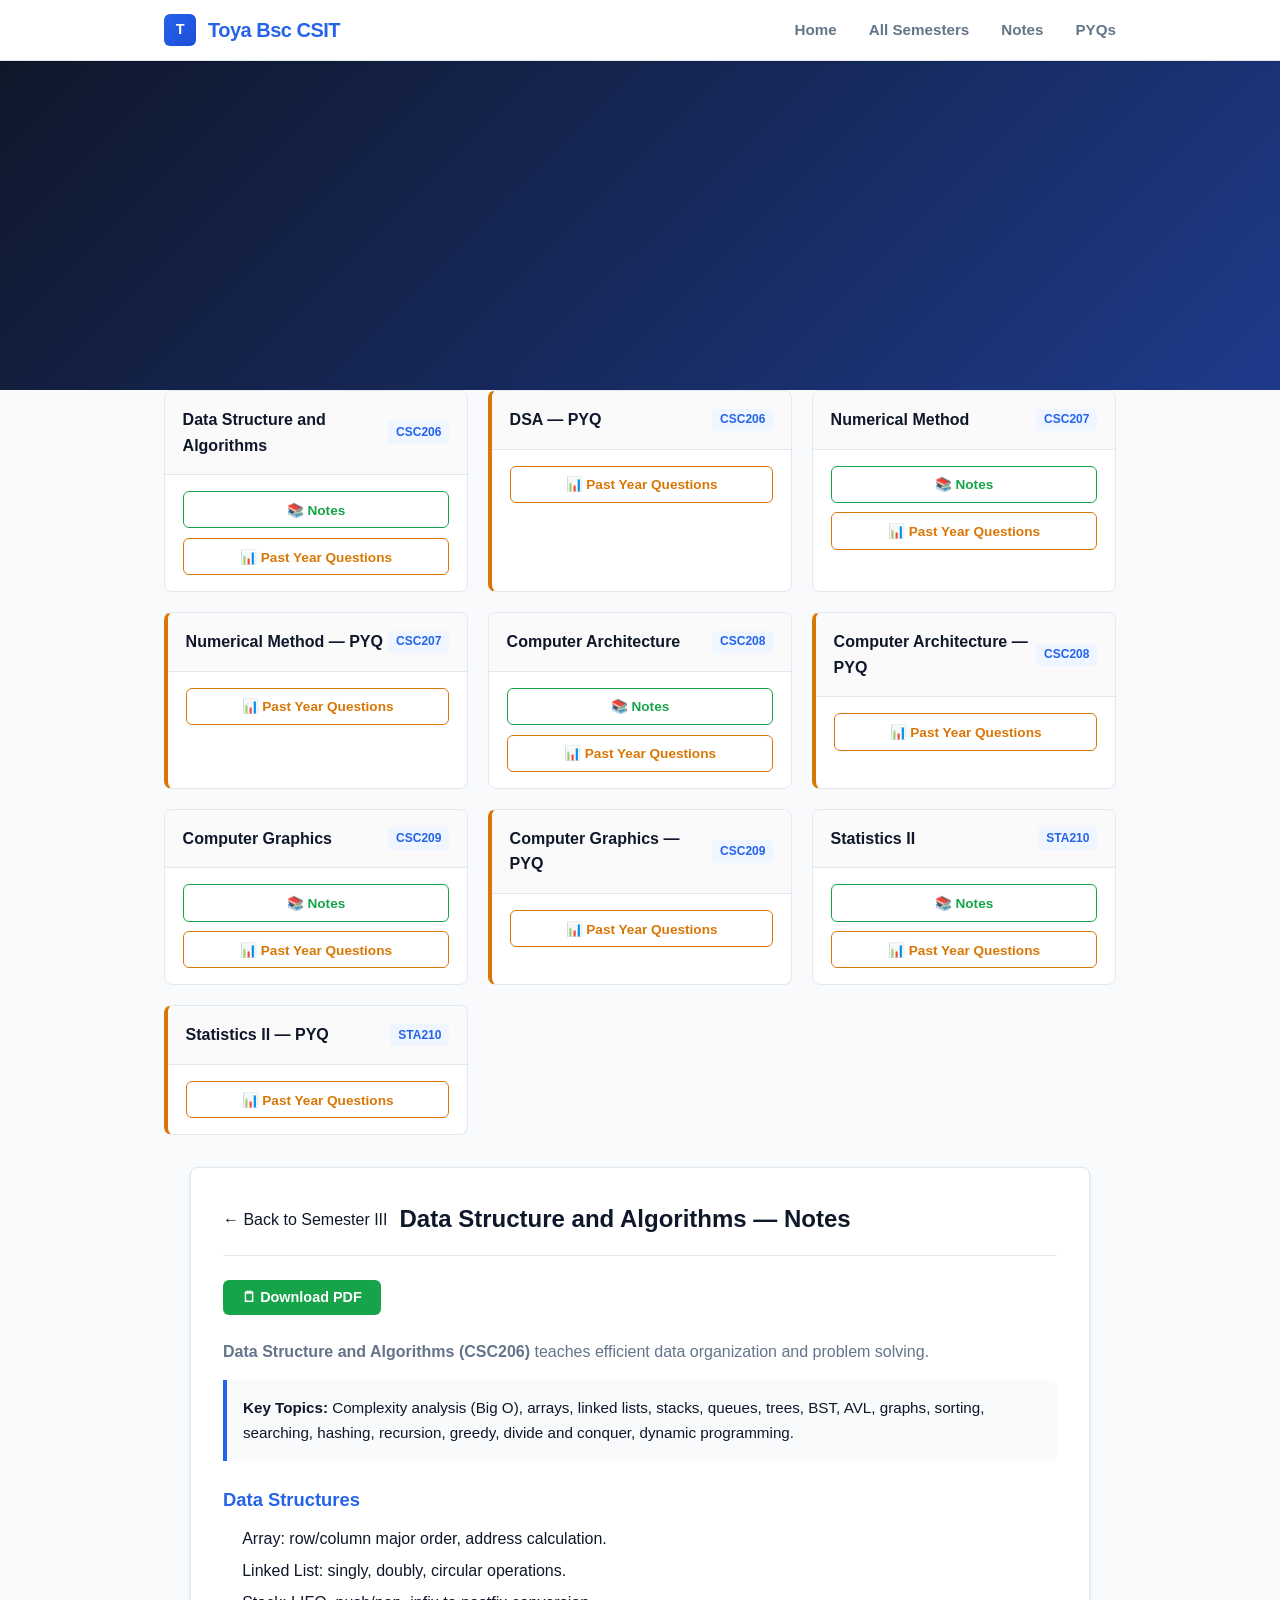
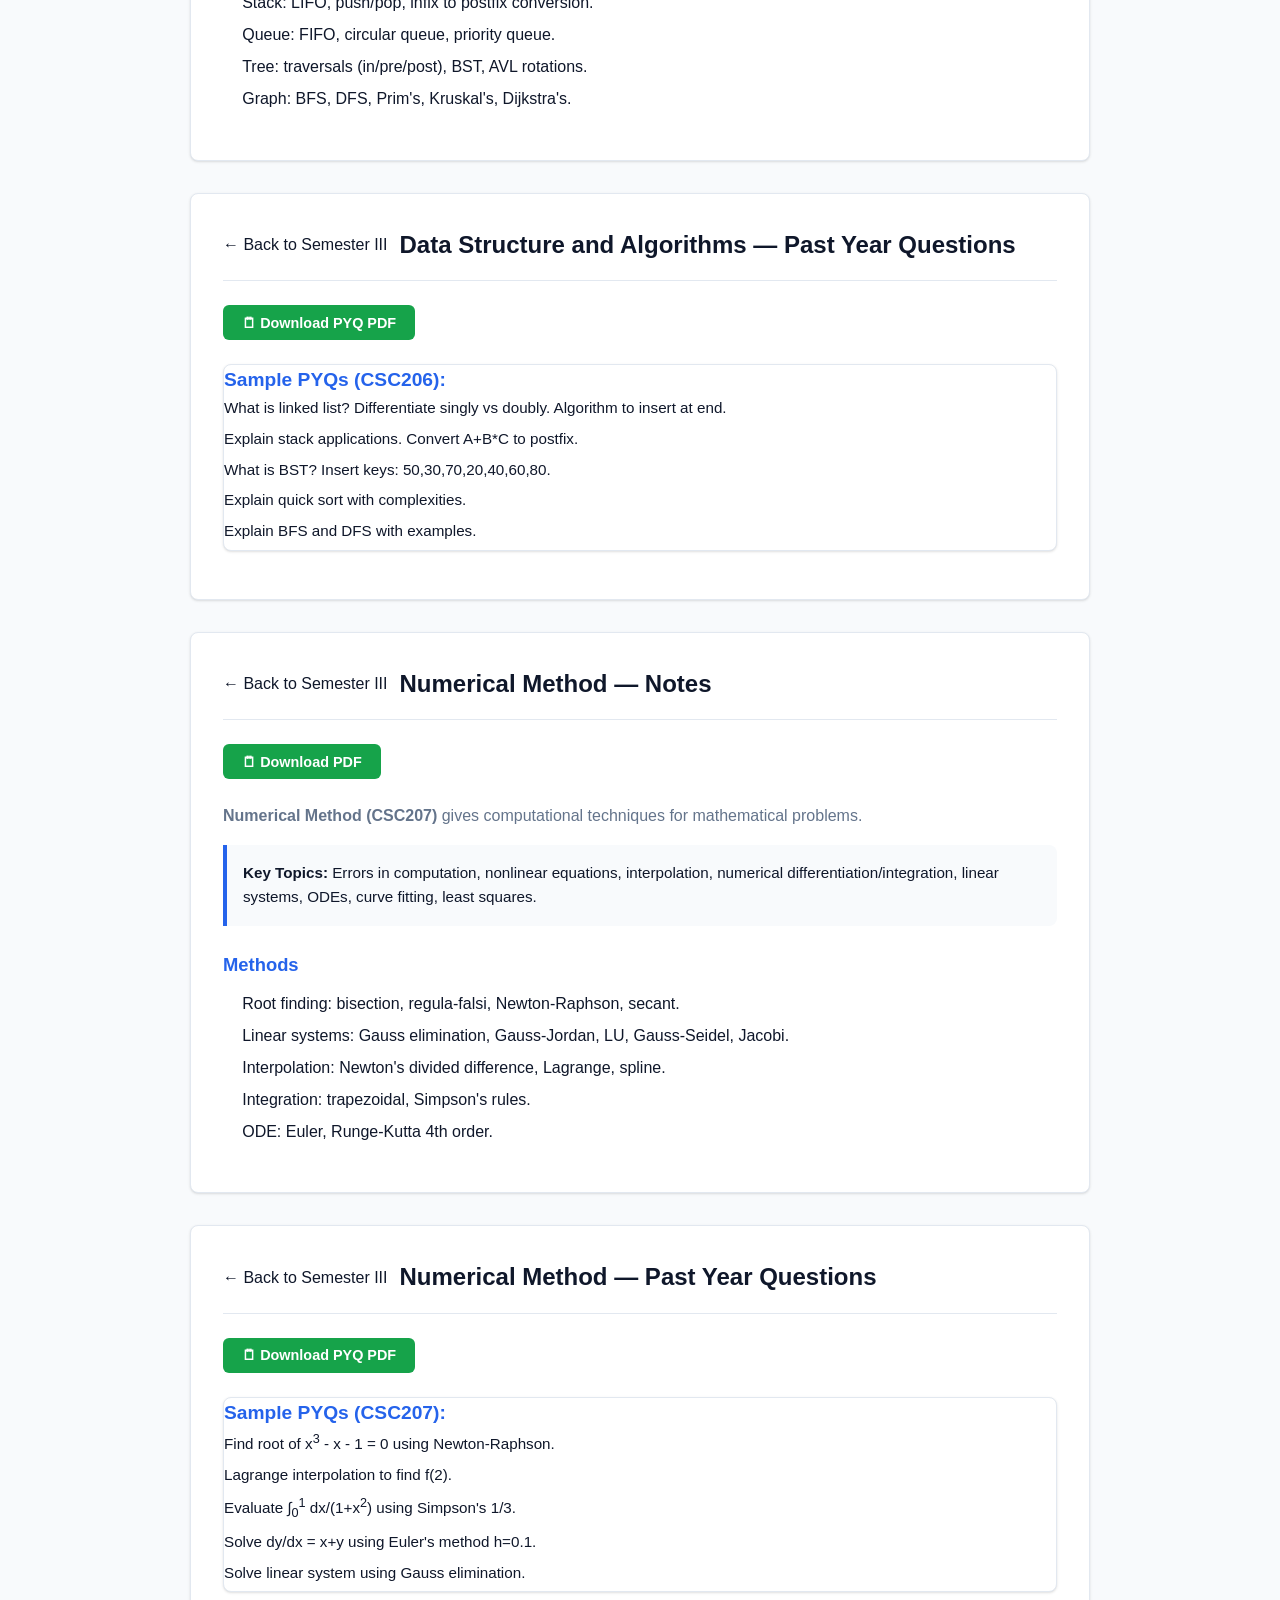
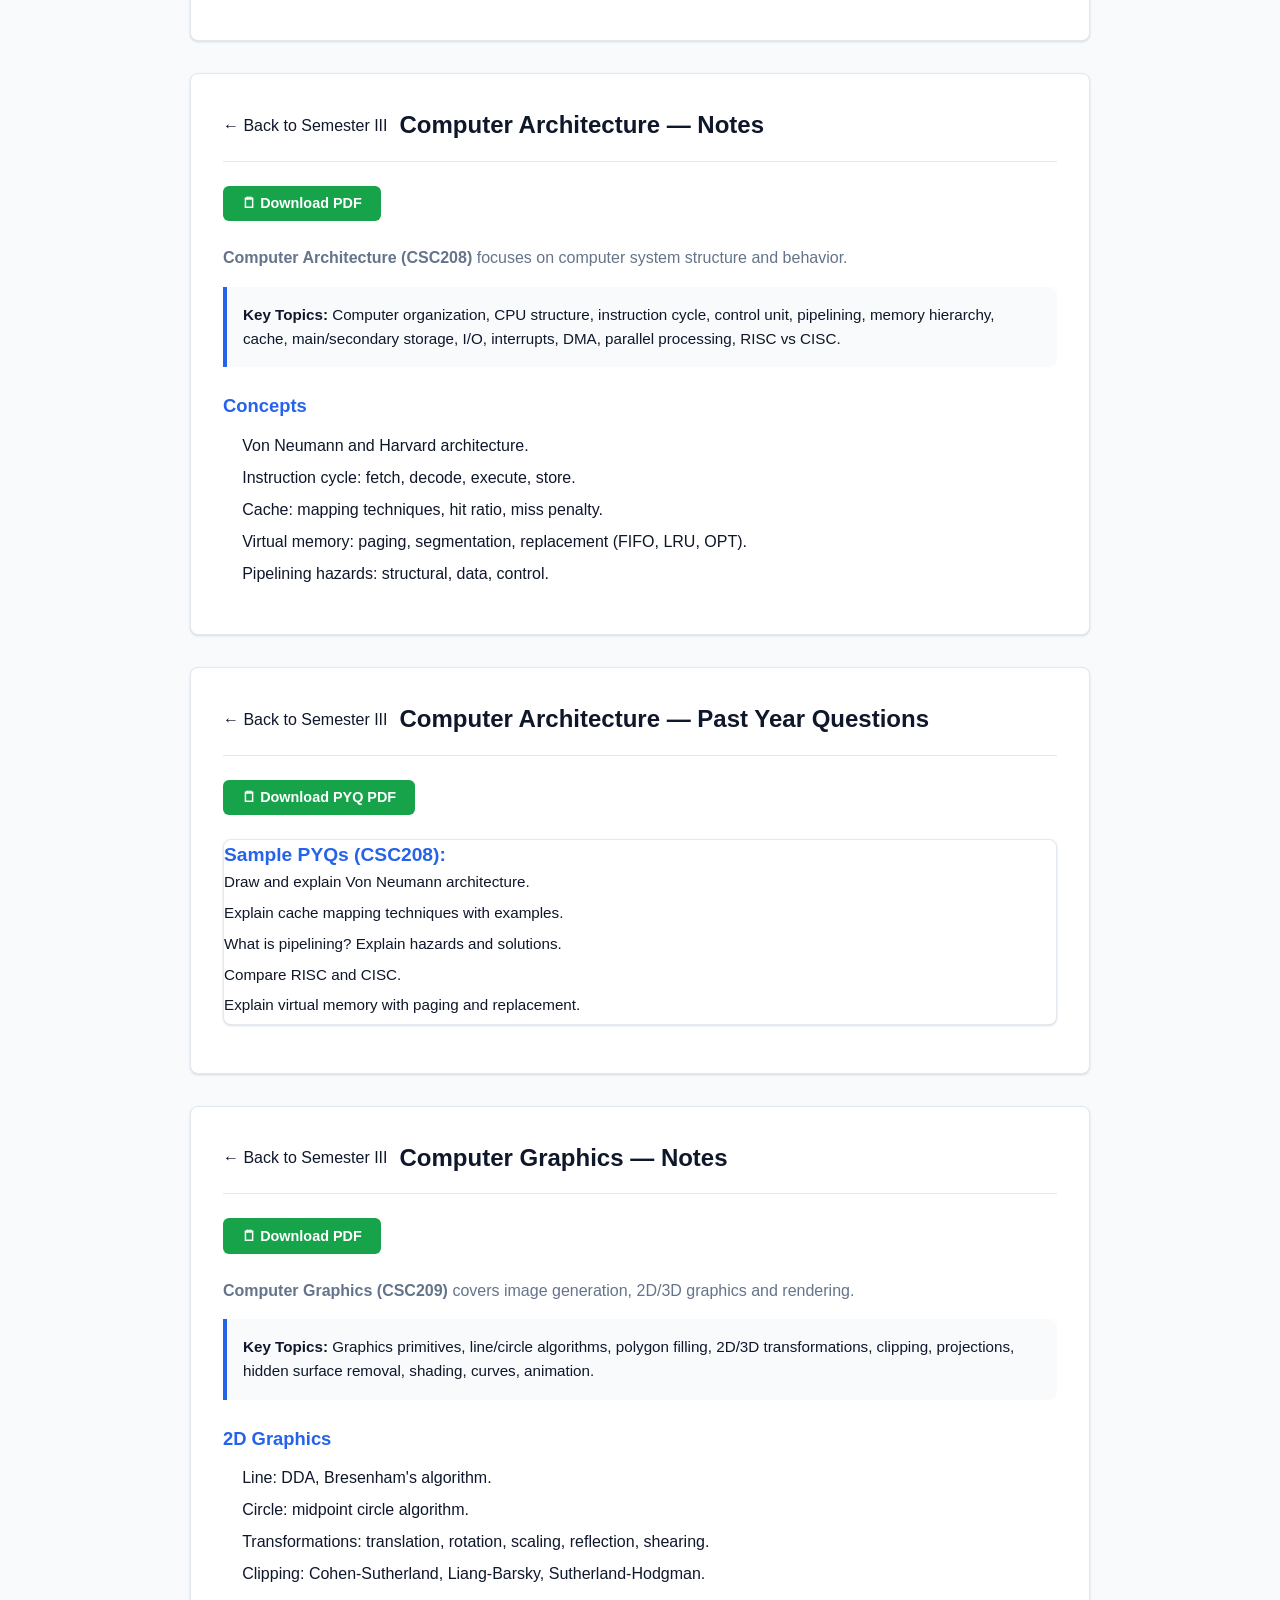
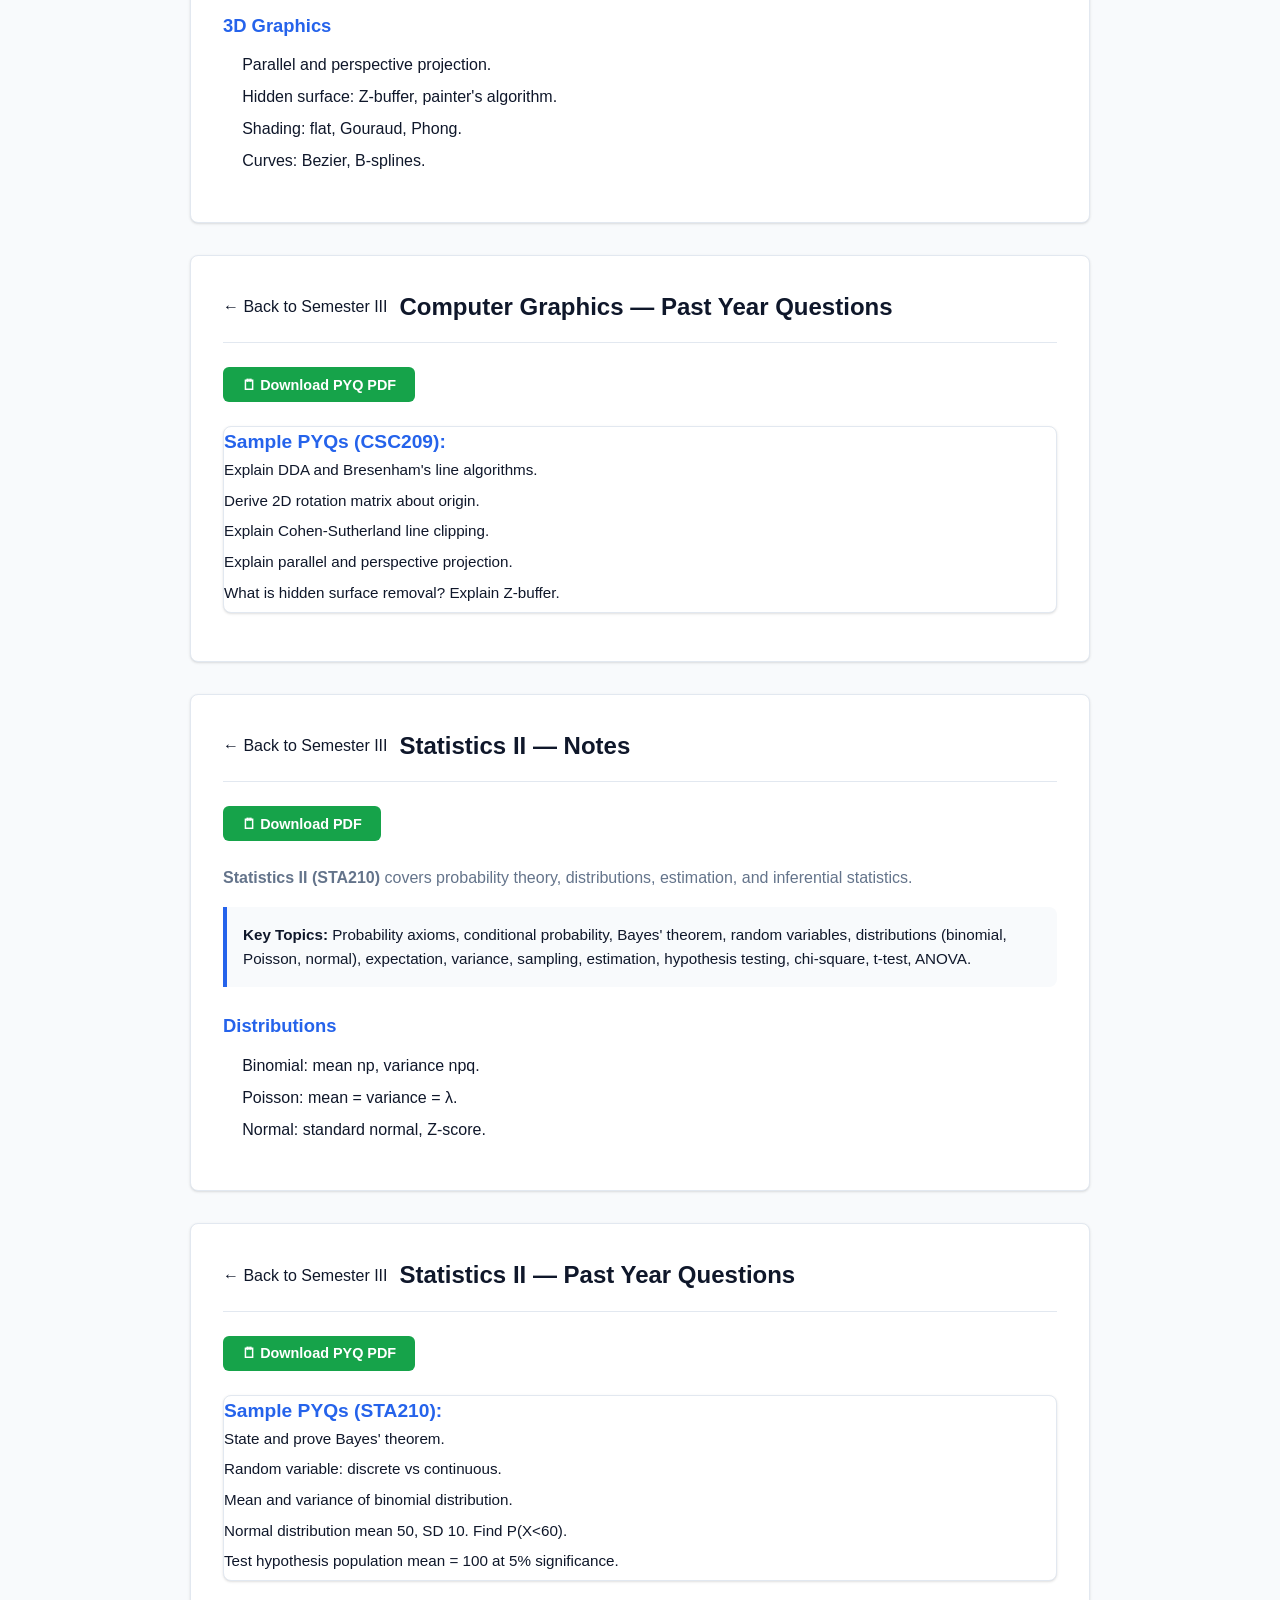
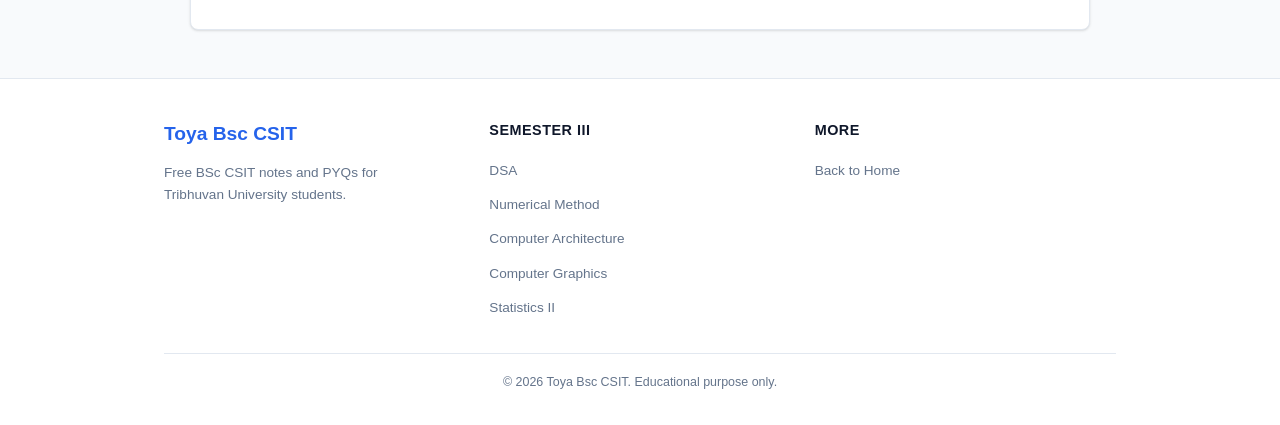
<file: sem3.html>
<!DOCTYPE html>
<html lang="en">
<head>
  <meta charset="UTF-8" />
  <meta name="viewport" content="width=device-width, initial-scale=1.0" />
  <title>BSc CSIT Semester III | Notes & Past Year Questions - Toya Bsc CSIT</title>
  <meta name="description" content="BSc CSIT Semester III notes and past year questions. CSC206, CSC207, CSC208, CSC209, STA210." />
  <link rel="stylesheet" href="css/style.css" />
</head>
<body>

  <nav class="navbar">
    <div class="container">
      <a href="index.html" class="brand">
        <span class="brand-icon">T</span>
        <span>Toya Bsc CSIT</span>
      </a>
      <button class="mobile-menu-btn" aria-label="Open menu" aria-expanded="false">&#9776;</button>
      <ul class="nav-links">
        <li><a href="index.html">Home</a></li>
        <li><a href="index.html#semesters">All Semesters</a></li>
        <li><a href="#">Notes</a></li>
        <li><a href="#">PYQs</a></li>
      </ul>
    </div>
  </nav>

  <section class="hero">
    <div class="container">
      <div class="page-header">
        <a href="index.html" class="back-link">&#8592; All Semesters</a>
        <div class="sem-header">
          <span class="sem-icon">📦</span>
          <div class="sem-info">
            <span class="sem-title">Semester III</span>
            <span class="sem-count">5 Subjects</span>
          </div>
        </div>
      </div>
      <p class="hero-sub">2nd Year, 1st Semester &mdash; Subject-wise notes and previous year questions.</p>
    </div>
  </section>

  <div class="container">
    <div class="subject-grid">

      <!-- CSC206 Data Structure and Algorithms -->
      <a href="#dsa-notes" class="subject-card" data-sem="3" data-code="CSC206">
        <div class="subject-header">
          <span class="subject-name">Data Structure and Algorithms</span>
          <span class="subject-code">CSC206</span>
        </div>
        <div class="subject-body">
          <button class="subject-btn notes">&#128218; Notes</button>
          <button class="subject-btn pyq">&#128202; Past Year Questions</button>
        </div>
      </a>
      <a href="#dsa-pyq" class="subject-card" data-sem="3" data-code="CSC206" style="border-left:4px solid var(--warning);">
        <div class="subject-header">
          <span class="subject-name">DSA &mdash; PYQ</span>
          <span class="subject-code">CSC206</span>
        </div>
        <div class="subject-body">
          <button class="subject-btn pyq">&#128202; Past Year Questions</button>
        </div>
      </a>

      <!-- CSC207 Numerical Method -->
      <a href="#num-notes" class="subject-card" data-sem="3" data-code="CSC207">
        <div class="subject-header">
          <span class="subject-name">Numerical Method</span>
          <span class="subject-code">CSC207</span>
        </div>
        <div class="subject-body">
          <button class="subject-btn notes">&#128218; Notes</button>
          <button class="subject-btn pyq">&#128202; Past Year Questions</button>
        </div>
      </a>
      <a href="#num-pyq" class="subject-card" data-sem="3" data-code="CSC207" style="border-left:4px solid var(--warning);">
        <div class="subject-header">
          <span class="subject-name">Numerical Method &mdash; PYQ</span>
          <span class="subject-code">CSC207</span>
        </div>
        <div class="subject-body">
          <button class="subject-btn pyq">&#128202; Past Year Questions</button>
        </div>
      </a>

      <!-- CSC208 Computer Architecture -->
      <a href="#ca-notes" class="subject-card" data-sem="3" data-code="CSC208">
        <div class="subject-header">
          <span class="subject-name">Computer Architecture</span>
          <span class="subject-code">CSC208</span>
        </div>
        <div class="subject-body">
          <button class="subject-btn notes">&#128218; Notes</button>
          <button class="subject-btn pyq">&#128202; Past Year Questions</button>
        </div>
      </a>
      <a href="#ca-pyq" class="subject-card" data-sem="3" data-code="CSC208" style="border-left:4px solid var(--warning);">
        <div class="subject-header">
          <span class="subject-name">Computer Architecture &mdash; PYQ</span>
          <span class="subject-code">CSC208</span>
        </div>
        <div class="subject-body">
          <button class="subject-btn pyq">&#128202; Past Year Questions</button>
        </div>
      </a>

      <!-- CSC209 Computer Graphics -->
      <a href="#cg-notes" class="subject-card" data-sem="3" data-code="CSC209">
        <div class="subject-header">
          <span class="subject-name">Computer Graphics</span>
          <span class="subject-code">CSC209</span>
        </div>
        <div class="subject-body">
          <button class="subject-btn notes">&#128218; Notes</button>
          <button class="subject-btn pyq">&#128202; Past Year Questions</button>
        </div>
      </a>
      <a href="#cg-pyq" class="subject-card" data-sem="3" data-code="CSC209" style="border-left:4px solid var(--warning);">
        <div class="subject-header">
          <span class="subject-name">Computer Graphics &mdash; PYQ</span>
          <span class="subject-code">CSC209</span>
        </div>
        <div class="subject-body">
          <button class="subject-btn pyq">&#128202; Past Year Questions</button>
        </div>
      </a>

      <!-- STA210 Statistics II -->
      <a href="#stat2-notes" class="subject-card" data-sem="3" data-code="STA210">
        <div class="subject-header">
          <span class="subject-name">Statistics II</span>
          <span class="subject-code">STA210</span>
        </div>
        <div class="subject-body">
          <button class="subject-btn notes">&#128218; Notes</button>
          <button class="subject-btn pyq">&#128202; Past Year Questions</button>
        </div>
      </a>
      <a href="#stat2-pyq" class="subject-card" data-sem="3" data-code="STA210" style="border-left:4px solid var(--warning);">
        <div class="subject-header">
          <span class="subject-name">Statistics II &mdash; PYQ</span>
          <span class="subject-code">STA210</span>
        </div>
        <div class="subject-body">
          <button class="subject-btn pyq">&#128202; Past Year Questions</button>
        </div>
      </a>

    </div>
  </div>

  <!-- Content Sections -->
  <div class="container" >

    <a id="dsa-notes"></a>
    <div class="content-section">
      <div class="content-header">
        <a href="sem3.html" class="back-link">&#8592; Back to Semester III</a>
        <h2>Data Structure and Algorithms &mdash; Notes</h2>
      </div>
      <div class="content-actions">
        <button class="btn btn-download">&#128466; Download PDF</button>
      </div>
      <div class="content-body">
        <p><strong>Data Structure and Algorithms (CSC206)</strong> teaches efficient data organization and problem solving.</p>
        <div class="note-box">
          <strong>Key Topics:</strong> Complexity analysis (Big O), arrays, linked lists, stacks, queues, trees, BST, AVL, graphs, sorting, searching, hashing, recursion, greedy, divide and conquer, dynamic programming.
        </div>
        <h3>Data Structures</h3>
        <ul>
          <li>Array: row/column major order, address calculation.</li>
          <li>Linked List: singly, doubly, circular operations.</li>
          <li>Stack: LIFO, push/pop, infix to postfix conversion.</li>
          <li>Queue: FIFO, circular queue, priority queue.</li>
          <li>Tree: traversals (in/pre/post), BST, AVL rotations.</li>
          <li>Graph: BFS, DFS, Prim's, Kruskal's, Dijkstra's.</li>
        </ul>
      </div>
    </div>

    <a id="dsa-pyq"></a>
    <div class="content-section">
      <div class="content-header">
        <a href="sem3.html" class="back-link">&#8592; Back to Semester III</a>
        <h2>Data Structure and Algorithms &mdash; Past Year Questions</h2>
      </div>
      <div class="content-actions">
        <button class="btn btn-download">&#128466; Download PYQ PDF</button>
      </div>
      <div class="content-body">
        <div class="pyq-box">
          <strong>Sample PYQs (CSC206):</strong>
          <ol>
            <li>What is linked list? Differentiate singly vs doubly. Algorithm to insert at end.</li>
            <li>Explain stack applications. Convert A+B*C to postfix.</li>
            <li>What is BST? Insert keys: 50,30,70,20,40,60,80.</li>
            <li>Explain quick sort with complexities.</li>
            <li>Explain BFS and DFS with examples.</li>
          </ol>
        </div>
      </div>
    </div>

    <a id="num-notes"></a>
    <div class="content-section">
      <div class="content-header">
        <a href="sem3.html" class="back-link">&#8592; Back to Semester III</a>
        <h2>Numerical Method &mdash; Notes</h2>
      </div>
      <div class="content-actions">
        <button class="btn btn-download">&#128466; Download PDF</button>
      </div>
      <div class="content-body">
        <p><strong>Numerical Method (CSC207)</strong> gives computational techniques for mathematical problems.</p>
        <div class="note-box">
          <strong>Key Topics:</strong> Errors in computation, nonlinear equations, interpolation, numerical differentiation/integration, linear systems, ODEs, curve fitting, least squares.
        </div>
        <h3>Methods</h3>
        <ul>
          <li>Root finding: bisection, regula-falsi, Newton-Raphson, secant.</li>
          <li>Linear systems: Gauss elimination, Gauss-Jordan, LU, Gauss-Seidel, Jacobi.</li>
          <li>Interpolation: Newton's divided difference, Lagrange, spline.</li>
          <li>Integration: trapezoidal, Simpson's rules.</li>
          <li>ODE: Euler, Runge-Kutta 4th order.</li>
        </ul>
      </div>
    </div>

    <a id="num-pyq"></a>
    <div class="content-section">
      <div class="content-header">
        <a href="sem3.html" class="back-link">&#8592; Back to Semester III</a>
        <h2>Numerical Method &mdash; Past Year Questions</h2>
      </div>
      <div class="content-actions">
        <button class="btn btn-download">&#128466; Download PYQ PDF</button>
      </div>
      <div class="content-body">
        <div class="pyq-box">
          <strong>Sample PYQs (CSC207):</strong>
          <ol>
            <li>Find root of x<sup>3</sup> - x - 1 = 0 using Newton-Raphson.</li>
            <li>Lagrange interpolation to find f(2).</li>
            <li>Evaluate &int;<sub>0</sub><sup>1</sup> dx/(1+x<sup>2</sup>) using Simpson's 1/3.</li>
            <li>Solve dy/dx = x+y using Euler's method h=0.1.</li>
            <li>Solve linear system using Gauss elimination.</li>
          </ol>
        </div>
      </div>
    </div>

    <a id="ca-notes"></a>
    <div class="content-section">
      <div class="content-header">
        <a href="sem3.html" class="back-link">&#8592; Back to Semester III</a>
        <h2>Computer Architecture &mdash; Notes</h2>
      </div>
      <div class="content-actions">
        <button class="btn btn-download">&#128466; Download PDF</button>
      </div>
      <div class="content-body">
        <p><strong>Computer Architecture (CSC208)</strong> focuses on computer system structure and behavior.</p>
        <div class="note-box">
          <strong>Key Topics:</strong> Computer organization, CPU structure, instruction cycle, control unit, pipelining, memory hierarchy, cache, main/secondary storage, I/O, interrupts, DMA, parallel processing, RISC vs CISC.
        </div>
        <h3>Concepts</h3>
        <ul>
          <li>Von Neumann and Harvard architecture.</li>
          <li>Instruction cycle: fetch, decode, execute, store.</li>
          <li>Cache: mapping techniques, hit ratio, miss penalty.</li>
          <li>Virtual memory: paging, segmentation, replacement (FIFO, LRU, OPT).</li>
          <li>Pipelining hazards: structural, data, control.</li>
        </ul>
      </div>
    </div>

    <a id="ca-pyq"></a>
    <div class="content-section">
      <div class="content-header">
        <a href="sem3.html" class="back-link">&#8592; Back to Semester III</a>
        <h2>Computer Architecture &mdash; Past Year Questions</h2>
      </div>
      <div class="content-actions">
        <button class="btn btn-download">&#128466; Download PYQ PDF</button>
      </div>
      <div class="content-body">
        <div class="pyq-box">
          <strong>Sample PYQs (CSC208):</strong>
          <ol>
            <li>Draw and explain Von Neumann architecture.</li>
            <li>Explain cache mapping techniques with examples.</li>
            <li>What is pipelining? Explain hazards and solutions.</li>
            <li>Compare RISC and CISC.</li>
            <li>Explain virtual memory with paging and replacement.</li>
          </ol>
        </div>
      </div>
    </div>

    <a id="cg-notes"></a>
    <div class="content-section">
      <div class="content-header">
        <a href="sem3.html" class="back-link">&#8592; Back to Semester III</a>
        <h2>Computer Graphics &mdash; Notes</h2>
      </div>
      <div class="content-actions">
        <button class="btn btn-download">&#128466; Download PDF</button>
      </div>
      <div class="content-body">
        <p><strong>Computer Graphics (CSC209)</strong> covers image generation, 2D/3D graphics and rendering.</p>
        <div class="note-box">
          <strong>Key Topics:</strong> Graphics primitives, line/circle algorithms, polygon filling, 2D/3D transformations, clipping, projections, hidden surface removal, shading, curves, animation.
        </div>
        <h3>2D Graphics</h3>
        <ul>
          <li>Line: DDA, Bresenham's algorithm.</li>
          <li>Circle: midpoint circle algorithm.</li>
          <li>Transformations: translation, rotation, scaling, reflection, shearing.</li>
          <li>Clipping: Cohen-Sutherland, Liang-Barsky, Sutherland-Hodgman.</li>
        </ul>
        <h3>3D Graphics</h3>
        <ul>
          <li>Parallel and perspective projection.</li>
          <li>Hidden surface: Z-buffer, painter's algorithm.</li>
          <li>Shading: flat, Gouraud, Phong.</li>
          <li>Curves: Bezier, B-splines.</li>
        </ul>
      </div>
    </div>

    <a id="cg-pyq"></a>
    <div class="content-section">
      <div class="content-header">
        <a href="sem3.html" class="back-link">&#8592; Back to Semester III</a>
        <h2>Computer Graphics &mdash; Past Year Questions</h2>
      </div>
      <div class="content-actions">
        <button class="btn btn-download">&#128466; Download PYQ PDF</button>
      </div>
      <div class="content-body">
        <div class="pyq-box">
          <strong>Sample PYQs (CSC209):</strong>
          <ol>
            <li>Explain DDA and Bresenham's line algorithms.</li>
            <li>Derive 2D rotation matrix about origin.</li>
            <li>Explain Cohen-Sutherland line clipping.</li>
            <li>Explain parallel and perspective projection.</li>
            <li>What is hidden surface removal? Explain Z-buffer.</li>
          </ol>
        </div>
      </div>
    </div>

    <a id="stat2-notes"></a>
    <div class="content-section">
      <div class="content-header">
        <a href="sem3.html" class="back-link">&#8592; Back to Semester III</a>
        <h2>Statistics II &mdash; Notes</h2>
      </div>
      <div class="content-actions">
        <button class="btn btn-download">&#128466; Download PDF</button>
      </div>
      <div class="content-body">
        <p><strong>Statistics II (STA210)</strong> covers probability theory, distributions, estimation, and inferential statistics.</p>
        <div class="note-box">
          <strong>Key Topics:</strong> Probability axioms, conditional probability, Bayes' theorem, random variables, distributions (binomial, Poisson, normal), expectation, variance, sampling, estimation, hypothesis testing, chi-square, t-test, ANOVA.
        </div>
        <h3>Distributions</h3>
        <ul>
          <li>Binomial: mean np, variance npq.</li>
          <li>Poisson: mean = variance = &lambda;.</li>
          <li>Normal: standard normal, Z-score.</li>
        </ul>
      </div>
    </div>

    <a id="stat2-pyq"></a>
    <div class="content-section">
      <div class="content-header">
        <a href="sem3.html" class="back-link">&#8592; Back to Semester III</a>
        <h2>Statistics II &mdash; Past Year Questions</h2>
      </div>
      <div class="content-actions">
        <button class="btn btn-download">&#128466; Download PYQ PDF</button>
      </div>
      <div class="content-body">
        <div class="pyq-box">
          <strong>Sample PYQs (STA210):</strong>
          <ol>
            <li>State and prove Bayes' theorem.</li>
            <li>Random variable: discrete vs continuous.</li>
            <li>Mean and variance of binomial distribution.</li>
            <li>Normal distribution mean 50, SD 10. Find P(X&lt;60).</li>
            <li>Test hypothesis population mean = 100 at 5% significance.</li>
          </ol>
        </div>
      </div>
    </div>

  </div>

  <footer>
    <div class="container">
      <div class="footer-grid">
        <div class="footer-col">
          <span class="footer-brand">Toya Bsc CSIT</span>
          <p class="footer-desc">Free BSc CSIT notes and PYQs for Tribhuvan University students.</p>
        </div>
        <div class="footer-col">
          <h4>Semester III</h4>
          <ul>
            <li><a href="#dsa-notes">DSA</a></li>
            <li><a href="#num-notes">Numerical Method</a></li>
            <li><a href="#ca-notes">Computer Architecture</a></li>
            <li><a href="#cg-notes">Computer Graphics</a></li>
            <li><a href="#stat2-notes">Statistics II</a></li>
          </ul>
        </div>
        <div class="footer-col">
          <h4>More</h4>
          <ul>
            <li><a href="index.html">Back to Home</a></li>
          </ul>
        </div>
      </div>
      <div class="copyright">
        &copy; <span id="year"></span> Toya Bsc CSIT. Educational purpose only.
      </div>
    </div>
  </footer>

  <script src="js/main.js"></script>
</body>
</html>
</file>
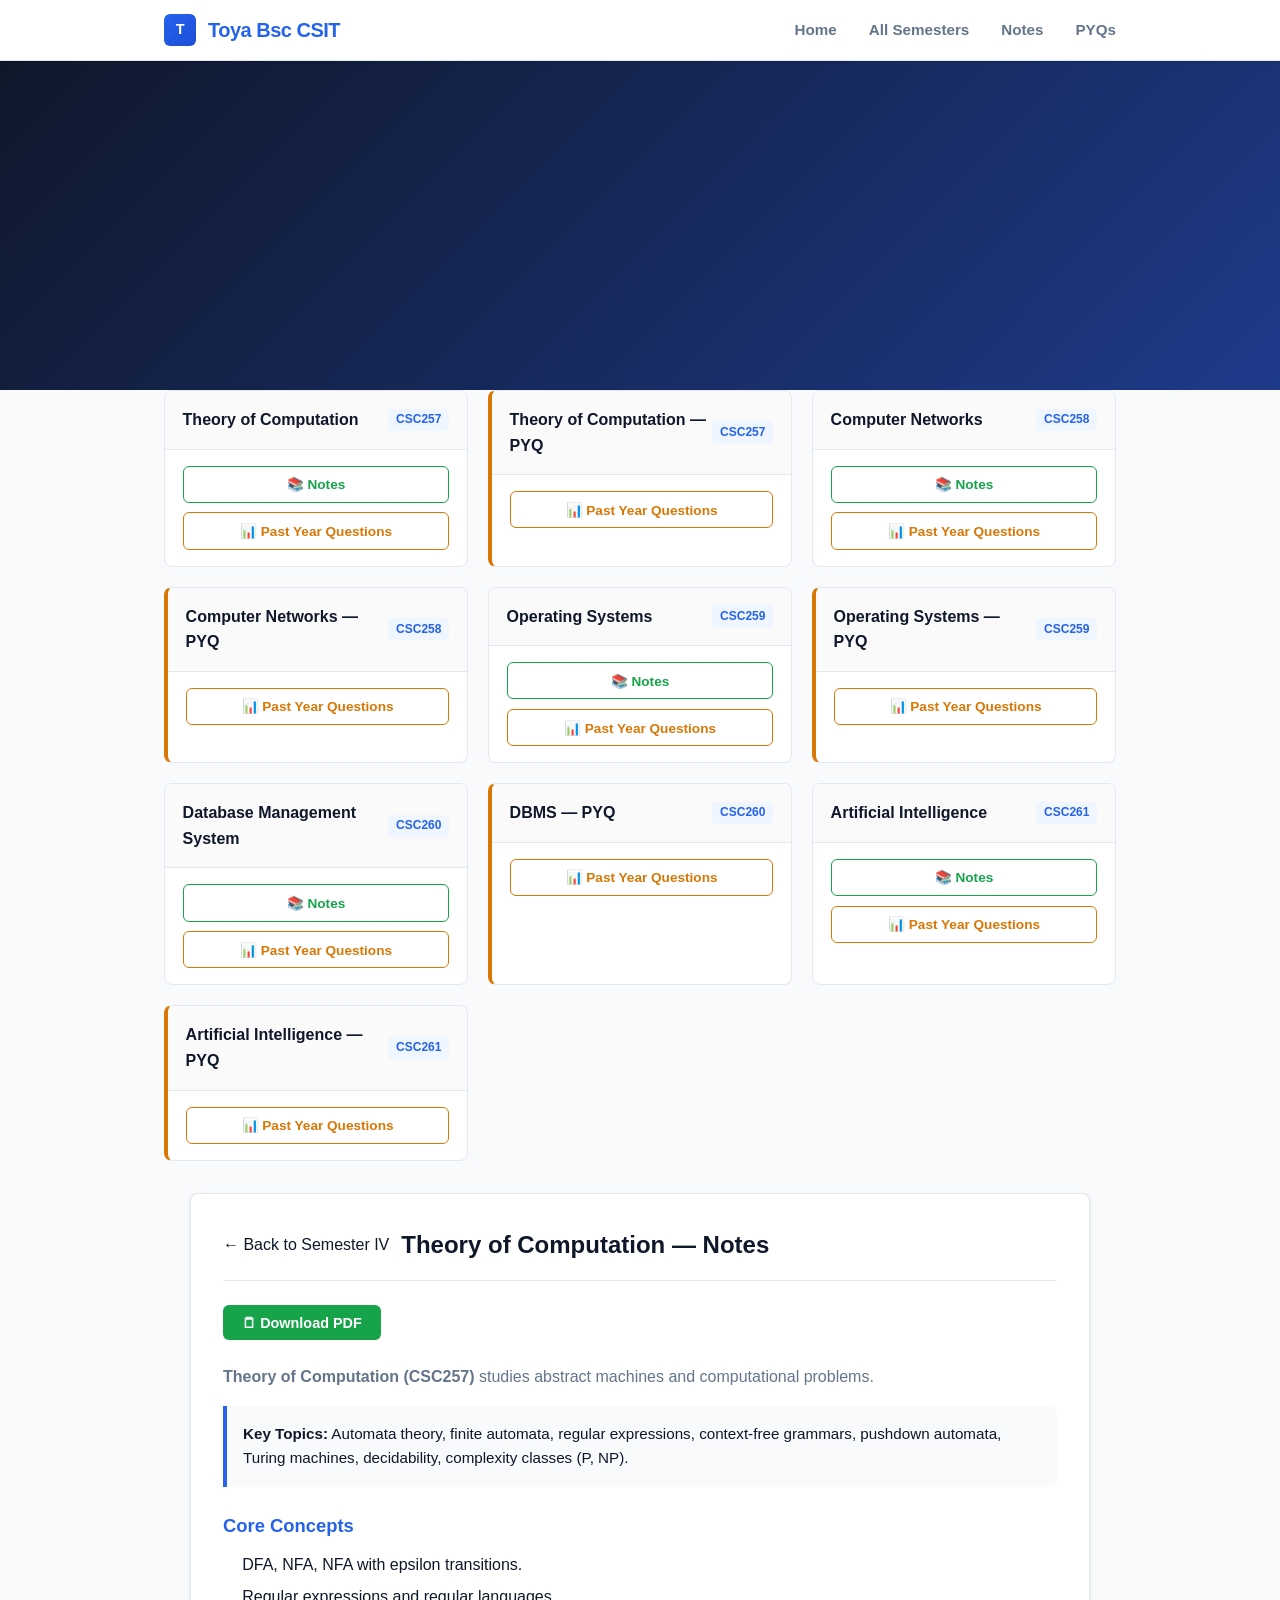
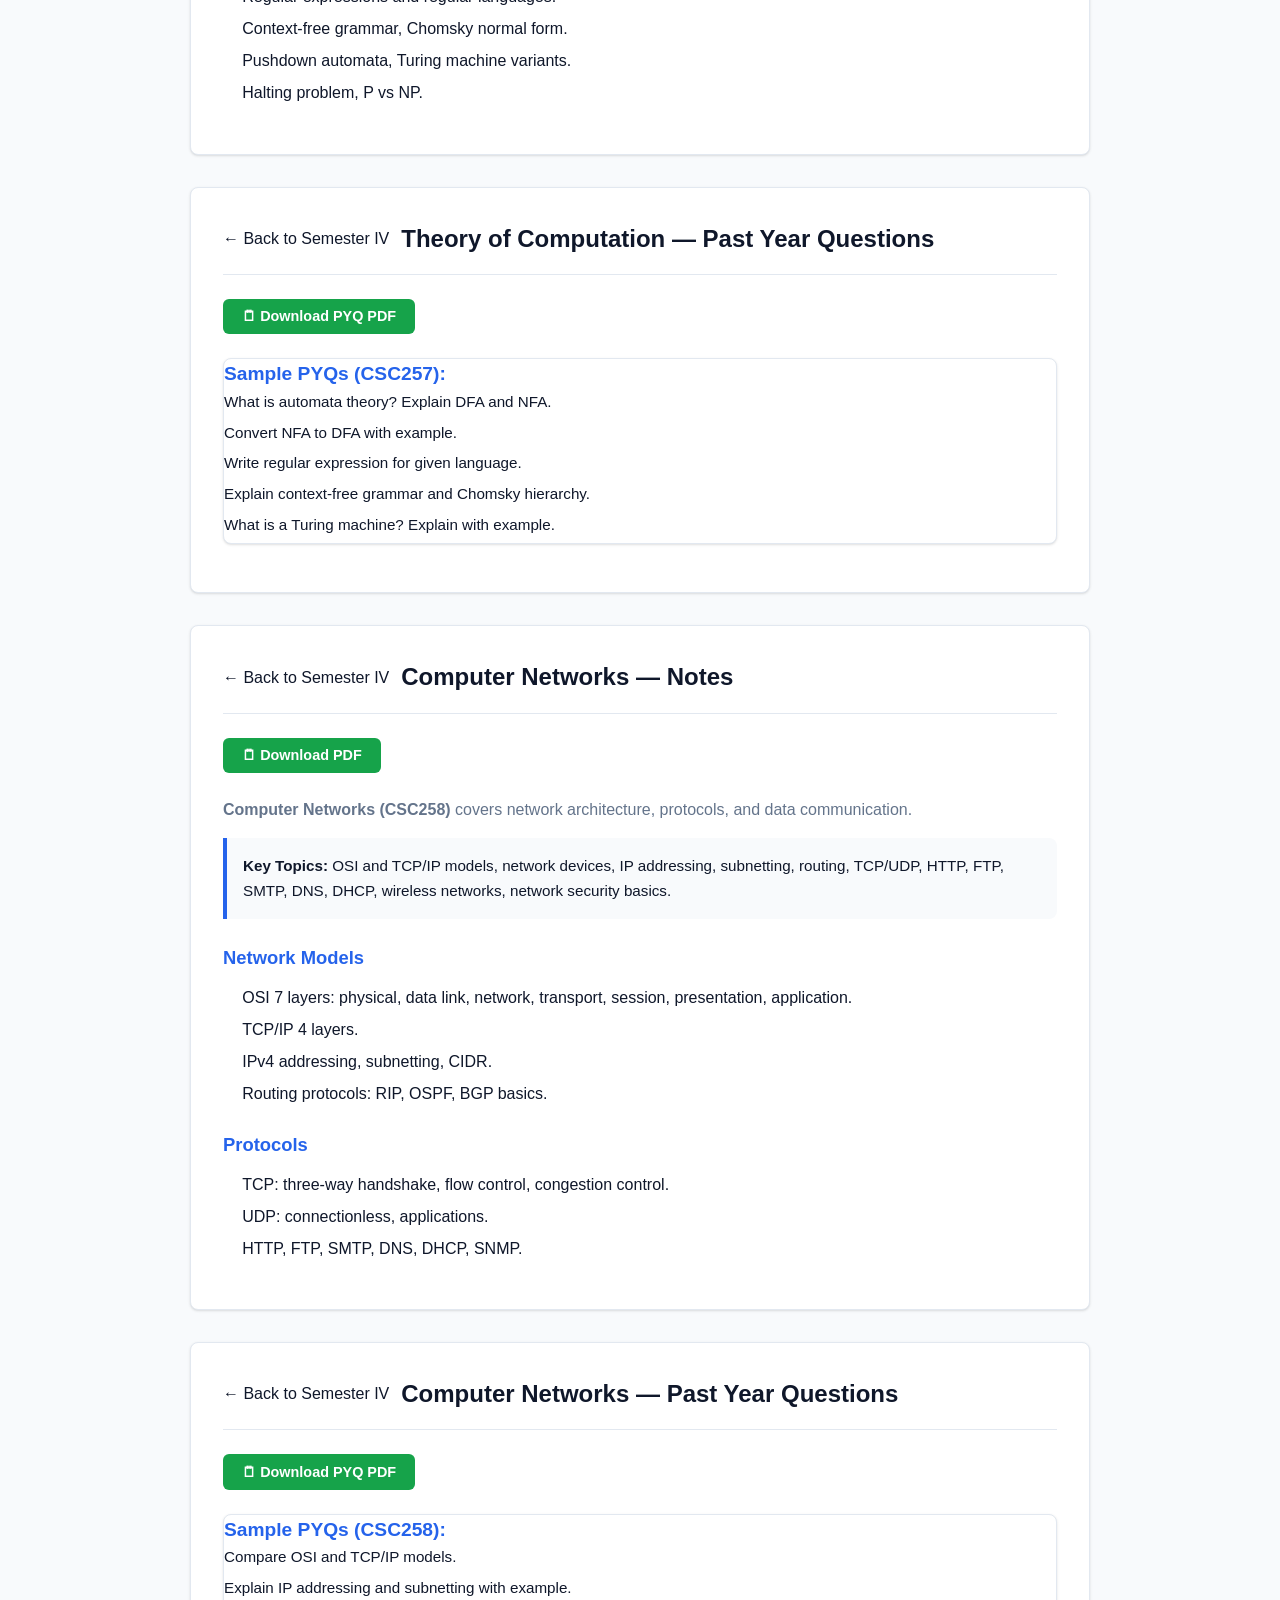
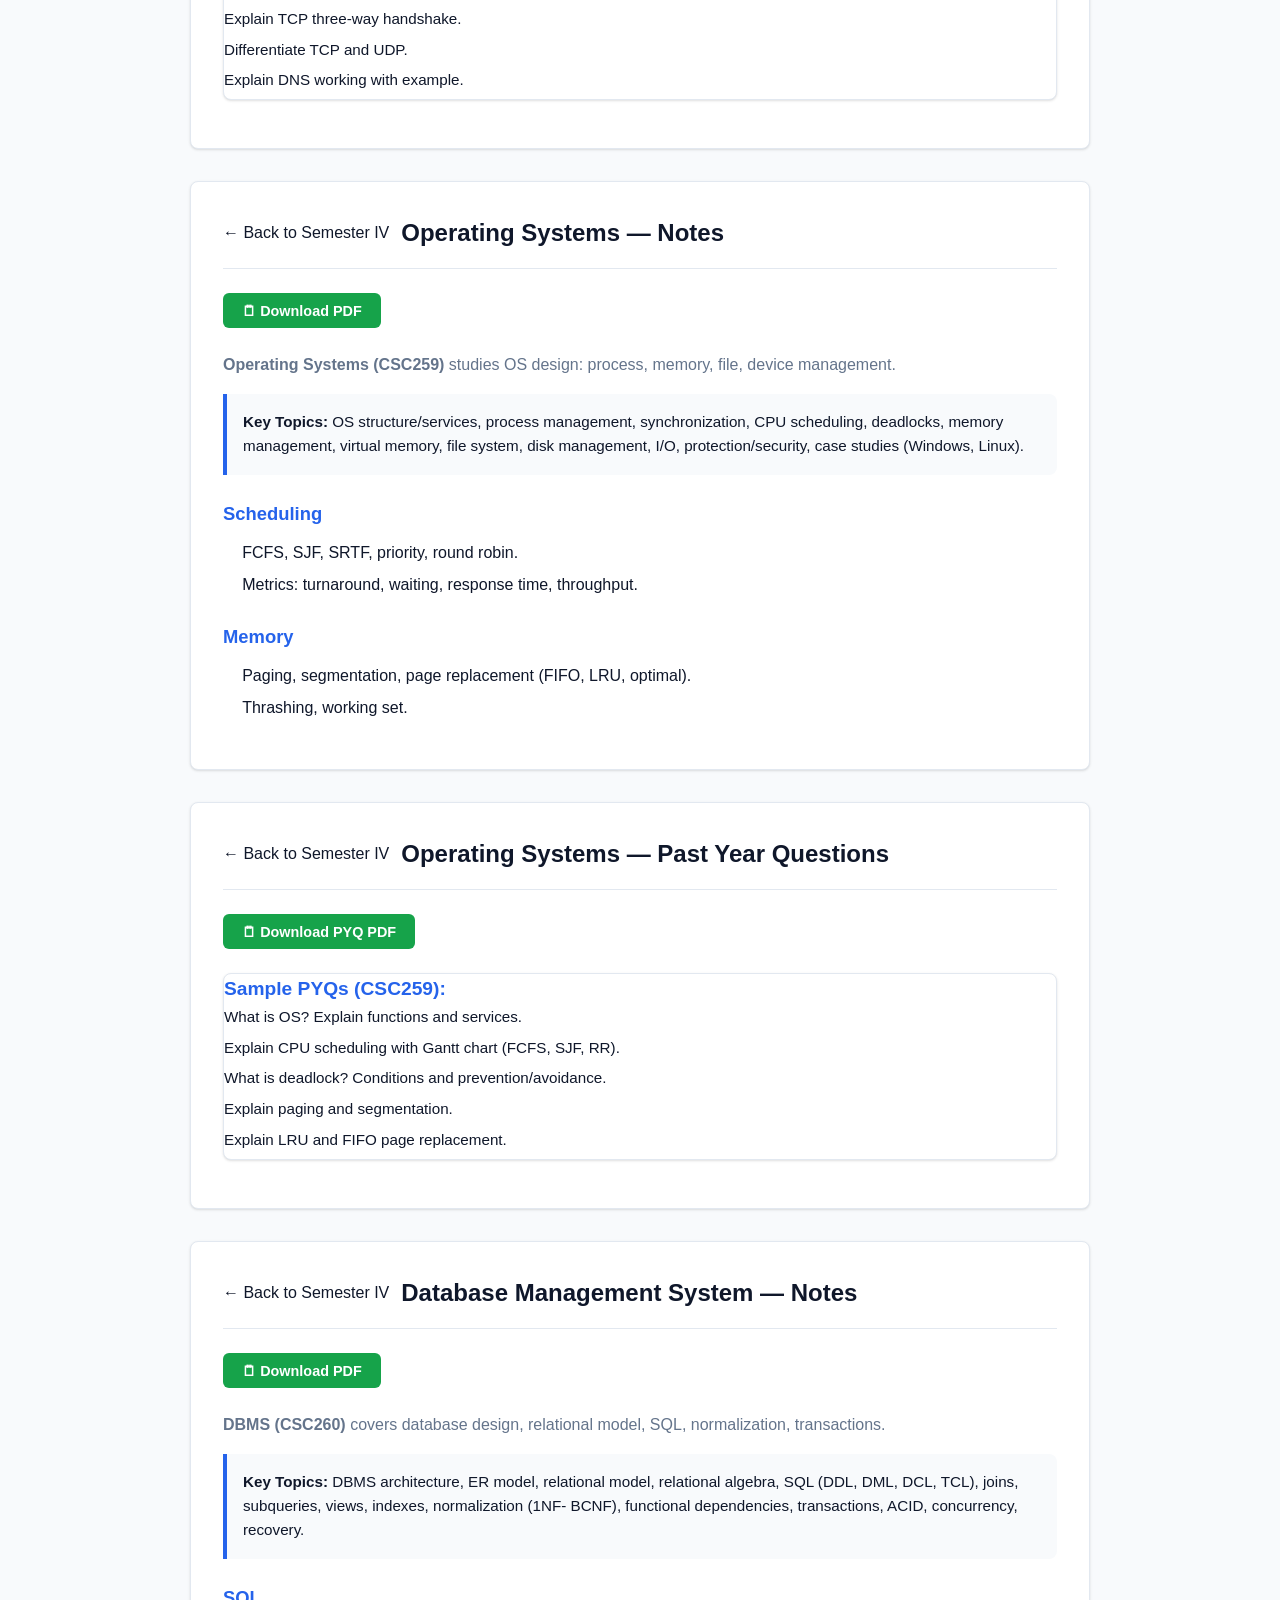
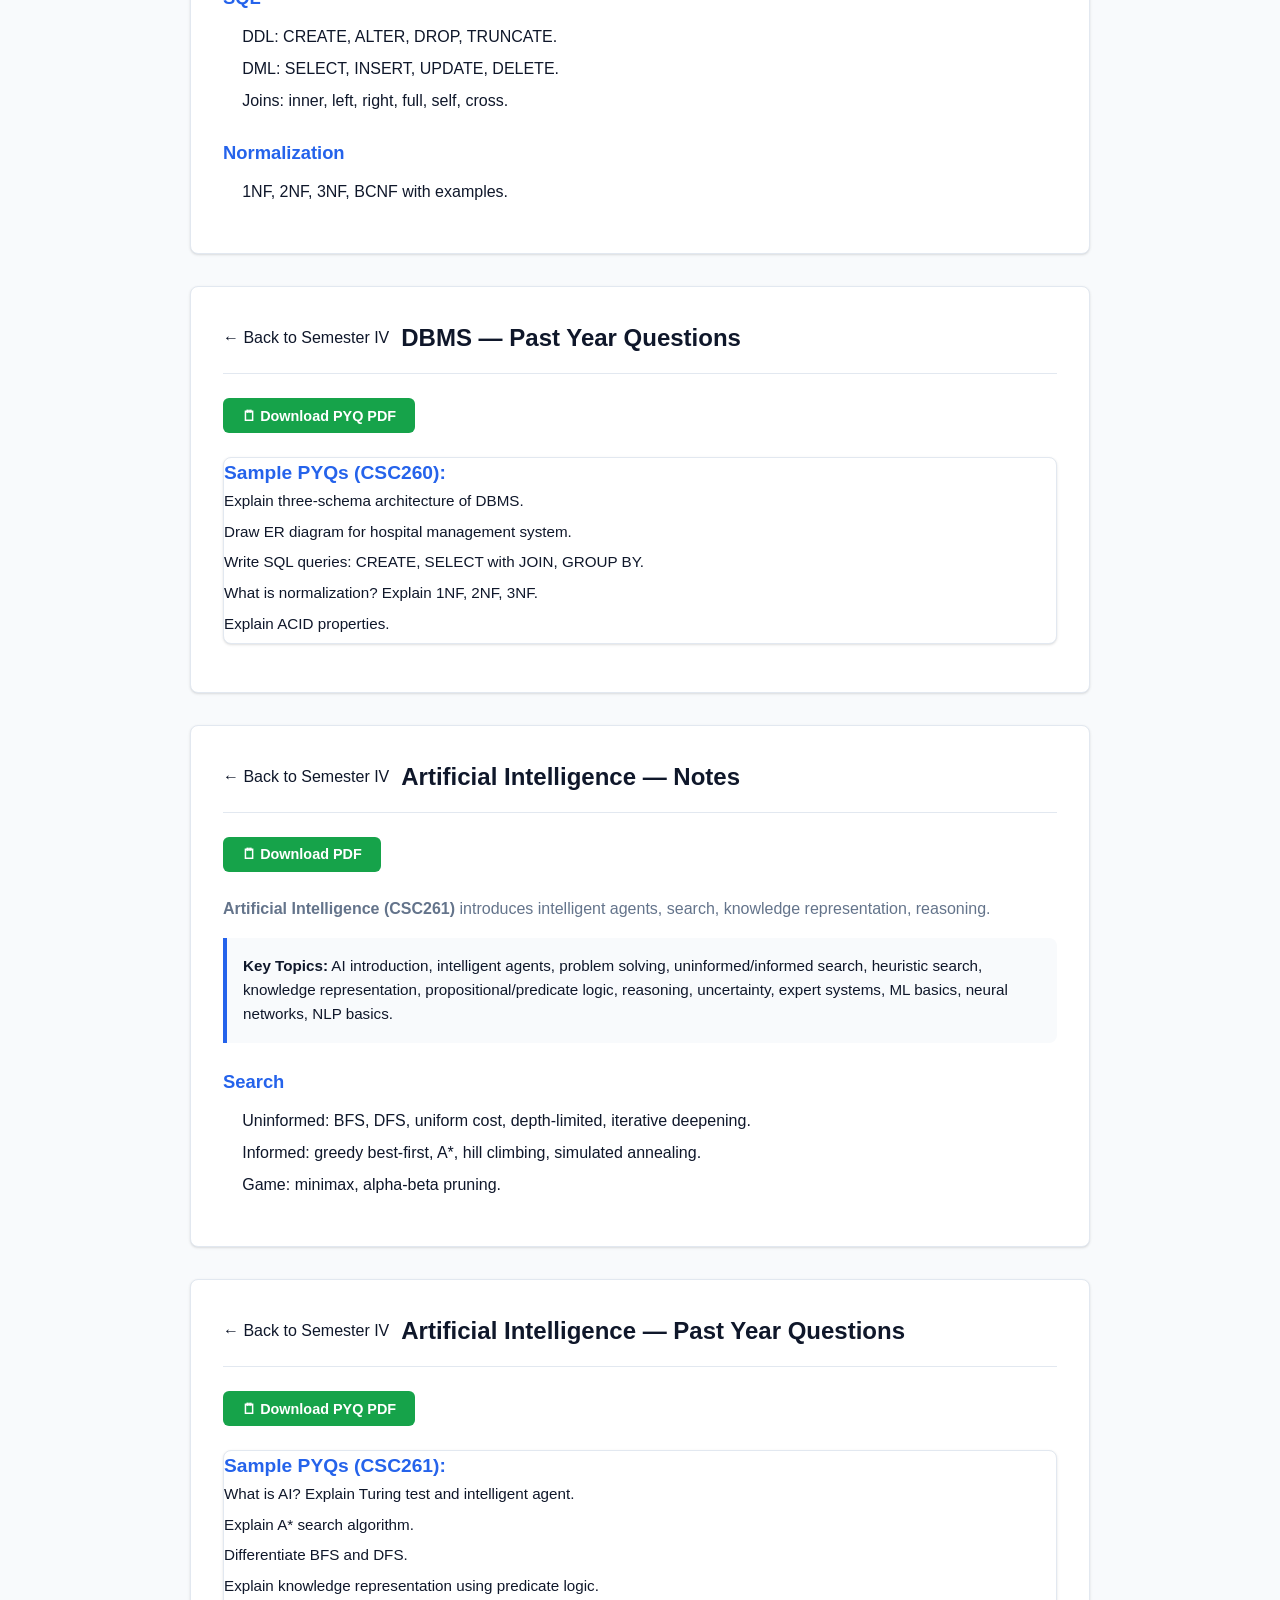
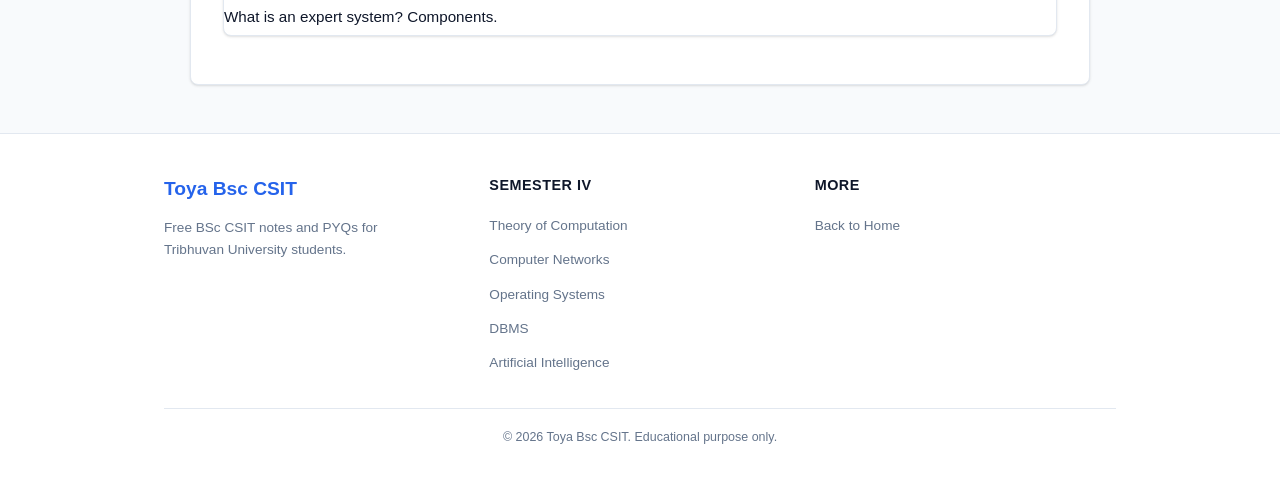
<file: sem4.html>
<!DOCTYPE html>
<html lang="en">
<head>
  <meta charset="UTF-8" />
  <meta name="viewport" content="width=device-width, initial-scale=1.0" />
  <title>BSc CSIT Semester IV | Notes & Past Year Questions - Toya Bsc CSIT</title>
  <meta name="description" content="BSc CSIT Semester IV notes and past year questions. CSC257, CSC258, CSC259, CSC260, CSC261." />
  <link rel="stylesheet" href="css/style.css" />
</head>
<body>

  <nav class="navbar">
    <div class="container">
      <a href="index.html" class="brand">
        <span class="brand-icon">T</span>
        <span>Toya Bsc CSIT</span>
      </a>
      <button class="mobile-menu-btn" aria-label="Open menu" aria-expanded="false">&#9776;</button>
      <ul class="nav-links">
        <li><a href="index.html">Home</a></li>
        <li><a href="index.html#semesters">All Semesters</a></li>
        <li><a href="#">Notes</a></li>
        <li><a href="#">PYQs</a></li>
      </ul>
    </div>
  </nav>

  <section class="hero">
    <div class="container">
      <div class="page-header">
        <a href="index.html" class="back-link">&#8592; All Semesters</a>
        <div class="sem-header">
          <span class="sem-icon">⚙️</span>
          <div class="sem-info">
            <span class="sem-title">Semester IV</span>
            <span class="sem-count">5 Subjects</span>
          </div>
        </div>
      </div>
      <p class="hero-sub">2nd Year, 2nd Semester &mdash; Subject-wise notes and previous year questions.</p>
    </div>
  </section>

  <div class="container">
    <div class="subject-grid">

      <!-- CSC257 Theory of Computation -->
      <a href="#toc-notes" class="subject-card" data-sem="4" data-code="CSC257">
        <div class="subject-header">
          <span class="subject-name">Theory of Computation</span>
          <span class="subject-code">CSC257</span>
        </div>
        <div class="subject-body">
          <button class="subject-btn notes">&#128218; Notes</button>
          <button class="subject-btn pyq">&#128202; Past Year Questions</button>
        </div>
      </a>
      <a href="#toc-pyq" class="subject-card" data-sem="4" data-code="CSC257" style="border-left:4px solid var(--warning);">
        <div class="subject-header">
          <span class="subject-name">Theory of Computation &mdash; PYQ</span>
          <span class="subject-code">CSC257</span>
        </div>
        <div class="subject-body">
          <button class="subject-btn pyq">&#128202; Past Year Questions</button>
        </div>
      </a>

      <!-- CSC258 Computer Networks -->
      <a href="#cn-notes" class="subject-card" data-sem="4" data-code="CSC258">
        <div class="subject-header">
          <span class="subject-name">Computer Networks</span>
          <span class="subject-code">CSC258</span>
        </div>
        <div class="subject-body">
          <button class="subject-btn notes">&#128218; Notes</button>
          <button class="subject-btn pyq">&#128202; Past Year Questions</button>
        </div>
      </a>
      <a href="#cn-pyq" class="subject-card" data-sem="4" data-code="CSC258" style="border-left:4px solid var(--warning);">
        <div class="subject-header">
          <span class="subject-name">Computer Networks &mdash; PYQ</span>
          <span class="subject-code">CSC258</span>
        </div>
        <div class="subject-body">
          <button class="subject-btn pyq">&#128202; Past Year Questions</button>
        </div>
      </a>

      <!-- CSC259 Operating Systems -->
      <a href="#os-notes" class="subject-card" data-sem="4" data-code="CSC259">
        <div class="subject-header">
          <span class="subject-name">Operating Systems</span>
          <span class="subject-code">CSC259</span>
        </div>
        <div class="subject-body">
          <button class="subject-btn notes">&#128218; Notes</button>
          <button class="subject-btn pyq">&#128202; Past Year Questions</button>
        </div>
      </a>
      <a href="#os-pyq" class="subject-card" data-sem="4" data-code="CSC259" style="border-left:4px solid var(--warning);">
        <div class="subject-header">
          <span class="subject-name">Operating Systems &mdash; PYQ</span>
          <span class="subject-code">CSC259</span>
        </div>
        <div class="subject-body">
          <button class="subject-btn pyq">&#128202; Past Year Questions</button>
        </div>
      </a>

      <!-- CSC260 DBMS -->
      <a href="#dbms-notes" class="subject-card" data-sem="4" data-code="CSC260">
        <div class="subject-header">
          <span class="subject-name">Database Management System</span>
          <span class="subject-code">CSC260</span>
        </div>
        <div class="subject-body">
          <button class="subject-btn notes">&#128218; Notes</button>
          <button class="subject-btn pyq">&#128202; Past Year Questions</button>
        </div>
      </a>
      <a href="#dbms-pyq" class="subject-card" data-sem="4" data-code="CSC260" style="border-left:4px solid var(--warning);">
        <div class="subject-header">
          <span class="subject-name">DBMS &mdash; PYQ</span>
          <span class="subject-code">CSC260</span>
        </div>
        <div class="subject-body">
          <button class="subject-btn pyq">&#128202; Past Year Questions</button>
        </div>
      </a>

      <!-- CSC261 Artificial Intelligence -->
      <a href="#ai-notes" class="subject-card" data-sem="4" data-code="CSC261">
        <div class="subject-header">
          <span class="subject-name">Artificial Intelligence</span>
          <span class="subject-code">CSC261</span>
        </div>
        <div class="subject-body">
          <button class="subject-btn notes">&#128218; Notes</button>
          <button class="subject-btn pyq">&#128202; Past Year Questions</button>
        </div>
      </a>
      <a href="#ai-pyq" class="subject-card" data-sem="4" data-code="CSC261" style="border-left:4px solid var(--warning);">
        <div class="subject-header">
          <span class="subject-name">Artificial Intelligence &mdash; PYQ</span>
          <span class="subject-code">CSC261</span>
        </div>
        <div class="subject-body">
          <button class="subject-btn pyq">&#128202; Past Year Questions</button>
        </div>
      </a>

    </div>
  </div>

  <!-- Content Sections -->
  <div class="container" >

    <a id="toc-notes"></a>
    <div class="content-section">
      <div class="content-header">
        <a href="sem4.html" class="back-link">&#8592; Back to Semester IV</a>
        <h2>Theory of Computation &mdash; Notes</h2>
      </div>
      <div class="content-actions">
        <button class="btn btn-download">&#128466; Download PDF</button>
      </div>
      <div class="content-body">
        <p><strong>Theory of Computation (CSC257)</strong> studies abstract machines and computational problems.</p>
        <div class="note-box">
          <strong>Key Topics:</strong> Automata theory, finite automata, regular expressions, context-free grammars, pushdown automata, Turing machines, decidability, complexity classes (P, NP).
        </div>
        <h3>Core Concepts</h3>
        <ul>
          <li>DFA, NFA, NFA with epsilon transitions.</li>
          <li>Regular expressions and regular languages.</li>
          <li>Context-free grammar, Chomsky normal form.</li>
          <li>Pushdown automata, Turing machine variants.</li>
          <li>Halting problem, P vs NP.</li>
        </ul>
      </div>
    </div>

    <a id="toc-pyq"></a>
    <div class="content-section">
      <div class="content-header">
        <a href="sem4.html" class="back-link">&#8592; Back to Semester IV</a>
        <h2>Theory of Computation &mdash; Past Year Questions</h2>
      </div>
      <div class="content-actions">
        <button class="btn btn-download">&#128466; Download PYQ PDF</button>
      </div>
      <div class="content-body">
        <div class="pyq-box">
          <strong>Sample PYQs (CSC257):</strong>
          <ol>
            <li>What is automata theory? Explain DFA and NFA.</li>
            <li>Convert NFA to DFA with example.</li>
            <li>Write regular expression for given language.</li>
            <li>Explain context-free grammar and Chomsky hierarchy.</li>
            <li>What is a Turing machine? Explain with example.</li>
          </ol>
        </div>
      </div>
    </div>

    <a id="cn-notes"></a>
    <div class="content-section">
      <div class="content-header">
        <a href="sem4.html" class="back-link">&#8592; Back to Semester IV</a>
        <h2>Computer Networks &mdash; Notes</h2>
      </div>
      <div class="content-actions">
        <button class="btn btn-download">&#128466; Download PDF</button>
      </div>
      <div class="content-body">
        <p><strong>Computer Networks (CSC258)</strong> covers network architecture, protocols, and data communication.</p>
        <div class="note-box">
          <strong>Key Topics:</strong> OSI and TCP/IP models, network devices, IP addressing, subnetting, routing, TCP/UDP, HTTP, FTP, SMTP, DNS, DHCP, wireless networks, network security basics.
        </div>
        <h3>Network Models</h3>
        <ul>
          <li>OSI 7 layers: physical, data link, network, transport, session, presentation, application.</li>
          <li>TCP/IP 4 layers.</li>
          <li>IPv4 addressing, subnetting, CIDR.</li>
          <li>Routing protocols: RIP, OSPF, BGP basics.</li>
        </ul>
        <h3>Protocols</h3>
        <ul>
          <li>TCP: three-way handshake, flow control, congestion control.</li>
          <li>UDP: connectionless, applications.</li>
          <li>HTTP, FTP, SMTP, DNS, DHCP, SNMP.</li>
        </ul>
      </div>
    </div>

    <a id="cn-pyq"></a>
    <div class="content-section">
      <div class="content-header">
        <a href="sem4.html" class="back-link">&#8592; Back to Semester IV</a>
        <h2>Computer Networks &mdash; Past Year Questions</h2>
      </div>
      <div class="content-actions">
        <button class="btn btn-download">&#128466; Download PYQ PDF</button>
      </div>
      <div class="content-body">
        <div class="pyq-box">
          <strong>Sample PYQs (CSC258):</strong>
          <ol>
            <li>Compare OSI and TCP/IP models.</li>
            <li>Explain IP addressing and subnetting with example.</li>
            <li>Explain TCP three-way handshake.</li>
            <li>Differentiate TCP and UDP.</li>
            <li>Explain DNS working with example.</li>
          </ol>
        </div>
      </div>
    </div>

    <a id="os-notes"></a>
    <div class="content-section">
      <div class="content-header">
        <a href="sem4.html" class="back-link">&#8592; Back to Semester IV</a>
        <h2>Operating Systems &mdash; Notes</h2>
      </div>
      <div class="content-actions">
        <button class="btn btn-download">&#128466; Download PDF</button>
      </div>
      <div class="content-body">
        <p><strong>Operating Systems (CSC259)</strong> studies OS design: process, memory, file, device management.</p>
        <div class="note-box">
          <strong>Key Topics:</strong> OS structure/services, process management, synchronization, CPU scheduling, deadlocks, memory management, virtual memory, file system, disk management, I/O, protection/security, case studies (Windows, Linux).
        </div>
        <h3>Scheduling</h3>
        <ul>
          <li>FCFS, SJF, SRTF, priority, round robin.</li>
          <li>Metrics: turnaround, waiting, response time, throughput.</li>
        </ul>
        <h3>Memory</h3>
        <ul>
          <li>Paging, segmentation, page replacement (FIFO, LRU, optimal).</li>
          <li>Thrashing, working set.</li>
        </ul>
      </div>
    </div>

    <a id="os-pyq"></a>
    <div class="content-section">
      <div class="content-header">
        <a href="sem4.html" class="back-link">&#8592; Back to Semester IV</a>
        <h2>Operating Systems &mdash; Past Year Questions</h2>
      </div>
      <div class="content-actions">
        <button class="btn btn-download">&#128466; Download PYQ PDF</button>
      </div>
      <div class="content-body">
        <div class="pyq-box">
          <strong>Sample PYQs (CSC259):</strong>
          <ol>
            <li>What is OS? Explain functions and services.</li>
            <li>Explain CPU scheduling with Gantt chart (FCFS, SJF, RR).</li>
            <li>What is deadlock? Conditions and prevention/avoidance.</li>
            <li>Explain paging and segmentation.</li>
            <li>Explain LRU and FIFO page replacement.</li>
          </ol>
        </div>
      </div>
    </div>

    <a id="dbms-notes"></a>
    <div class="content-section">
      <div class="content-header">
        <a href="sem4.html" class="back-link">&#8592; Back to Semester IV</a>
        <h2>Database Management System &mdash; Notes</h2>
      </div>
      <div class="content-actions">
        <button class="btn btn-download">&#128466; Download PDF</button>
      </div>
      <div class="content-body">
        <p><strong>DBMS (CSC260)</strong> covers database design, relational model, SQL, normalization, transactions.</p>
        <div class="note-box">
          <strong>Key Topics:</strong> DBMS architecture, ER model, relational model, relational algebra, SQL (DDL, DML, DCL, TCL), joins, subqueries, views, indexes, normalization (1NF- BCNF), functional dependencies, transactions, ACID, concurrency, recovery.
        </div>
        <h3>SQL</h3>
        <ul>
          <li>DDL: CREATE, ALTER, DROP, TRUNCATE.</li>
          <li>DML: SELECT, INSERT, UPDATE, DELETE.</li>
          <li>Joins: inner, left, right, full, self, cross.</li>
        </ul>
        <h3>Normalization</h3>
        <ul>
          <li>1NF, 2NF, 3NF, BCNF with examples.</li>
        </ul>
      </div>
    </div>

    <a id="dbms-pyq"></a>
    <div class="content-section">
      <div class="content-header">
        <a href="sem4.html" class="back-link">&#8592; Back to Semester IV</a>
        <h2>DBMS &mdash; Past Year Questions</h2>
      </div>
      <div class="content-actions">
        <button class="btn btn-download">&#128466; Download PYQ PDF</button>
      </div>
      <div class="content-body">
        <div class="pyq-box">
          <strong>Sample PYQs (CSC260):</strong>
          <ol>
            <li>Explain three-schema architecture of DBMS.</li>
            <li>Draw ER diagram for hospital management system.</li>
            <li>Write SQL queries: CREATE, SELECT with JOIN, GROUP BY.</li>
            <li>What is normalization? Explain 1NF, 2NF, 3NF.</li>
            <li>Explain ACID properties.</li>
          </ol>
        </div>
      </div>
    </div>

    <a id="ai-notes"></a>
    <div class="content-section">
      <div class="content-header">
        <a href="sem4.html" class="back-link">&#8592; Back to Semester IV</a>
        <h2>Artificial Intelligence &mdash; Notes</h2>
      </div>
      <div class="content-actions">
        <button class="btn btn-download">&#128466; Download PDF</button>
      </div>
      <div class="content-body">
        <p><strong>Artificial Intelligence (CSC261)</strong> introduces intelligent agents, search, knowledge representation, reasoning.</p>
        <div class="note-box">
          <strong>Key Topics:</strong> AI introduction, intelligent agents, problem solving, uninformed/informed search, heuristic search, knowledge representation, propositional/predicate logic, reasoning, uncertainty, expert systems, ML basics, neural networks, NLP basics.
        </div>
        <h3>Search</h3>
        <ul>
          <li>Uninformed: BFS, DFS, uniform cost, depth-limited, iterative deepening.</li>
          <li>Informed: greedy best-first, A*, hill climbing, simulated annealing.</li>
          <li>Game: minimax, alpha-beta pruning.</li>
        </ul>
      </div>
    </div>

    <a id="ai-pyq"></a>
    <div class="content-section">
      <div class="content-header">
        <a href="sem4.html" class="back-link">&#8592; Back to Semester IV</a>
        <h2>Artificial Intelligence &mdash; Past Year Questions</h2>
      </div>
      <div class="content-actions">
        <button class="btn btn-download">&#128466; Download PYQ PDF</button>
      </div>
      <div class="content-body">
        <div class="pyq-box">
          <strong>Sample PYQs (CSC261):</strong>
          <ol>
            <li>What is AI? Explain Turing test and intelligent agent.</li>
            <li>Explain A* search algorithm.</li>
            <li>Differentiate BFS and DFS.</li>
            <li>Explain knowledge representation using predicate logic.</li>
            <li>What is an expert system? Components.</li>
          </ol>
        </div>
      </div>
    </div>

  </div>

  <footer>
    <div class="container">
      <div class="footer-grid">
        <div class="footer-col">
          <span class="footer-brand">Toya Bsc CSIT</span>
          <p class="footer-desc">Free BSc CSIT notes and PYQs for Tribhuvan University students.</p>
        </div>
        <div class="footer-col">
          <h4>Semester IV</h4>
          <ul>
            <li><a href="#toc-notes">Theory of Computation</a></li>
            <li><a href="#cn-notes">Computer Networks</a></li>
            <li><a href="#os-notes">Operating Systems</a></li>
            <li><a href="#dbms-notes">DBMS</a></li>
            <li><a href="#ai-notes">Artificial Intelligence</a></li>
          </ul>
        </div>
        <div class="footer-col">
          <h4>More</h4>
          <ul>
            <li><a href="index.html">Back to Home</a></li>
          </ul>
        </div>
      </div>
      <div class="copyright">
        &copy; <span id="year"></span> Toya Bsc CSIT. Educational purpose only.
      </div>
    </div>
  </footer>

  <script src="js/main.js"></script>
</body>
</html>
</file>
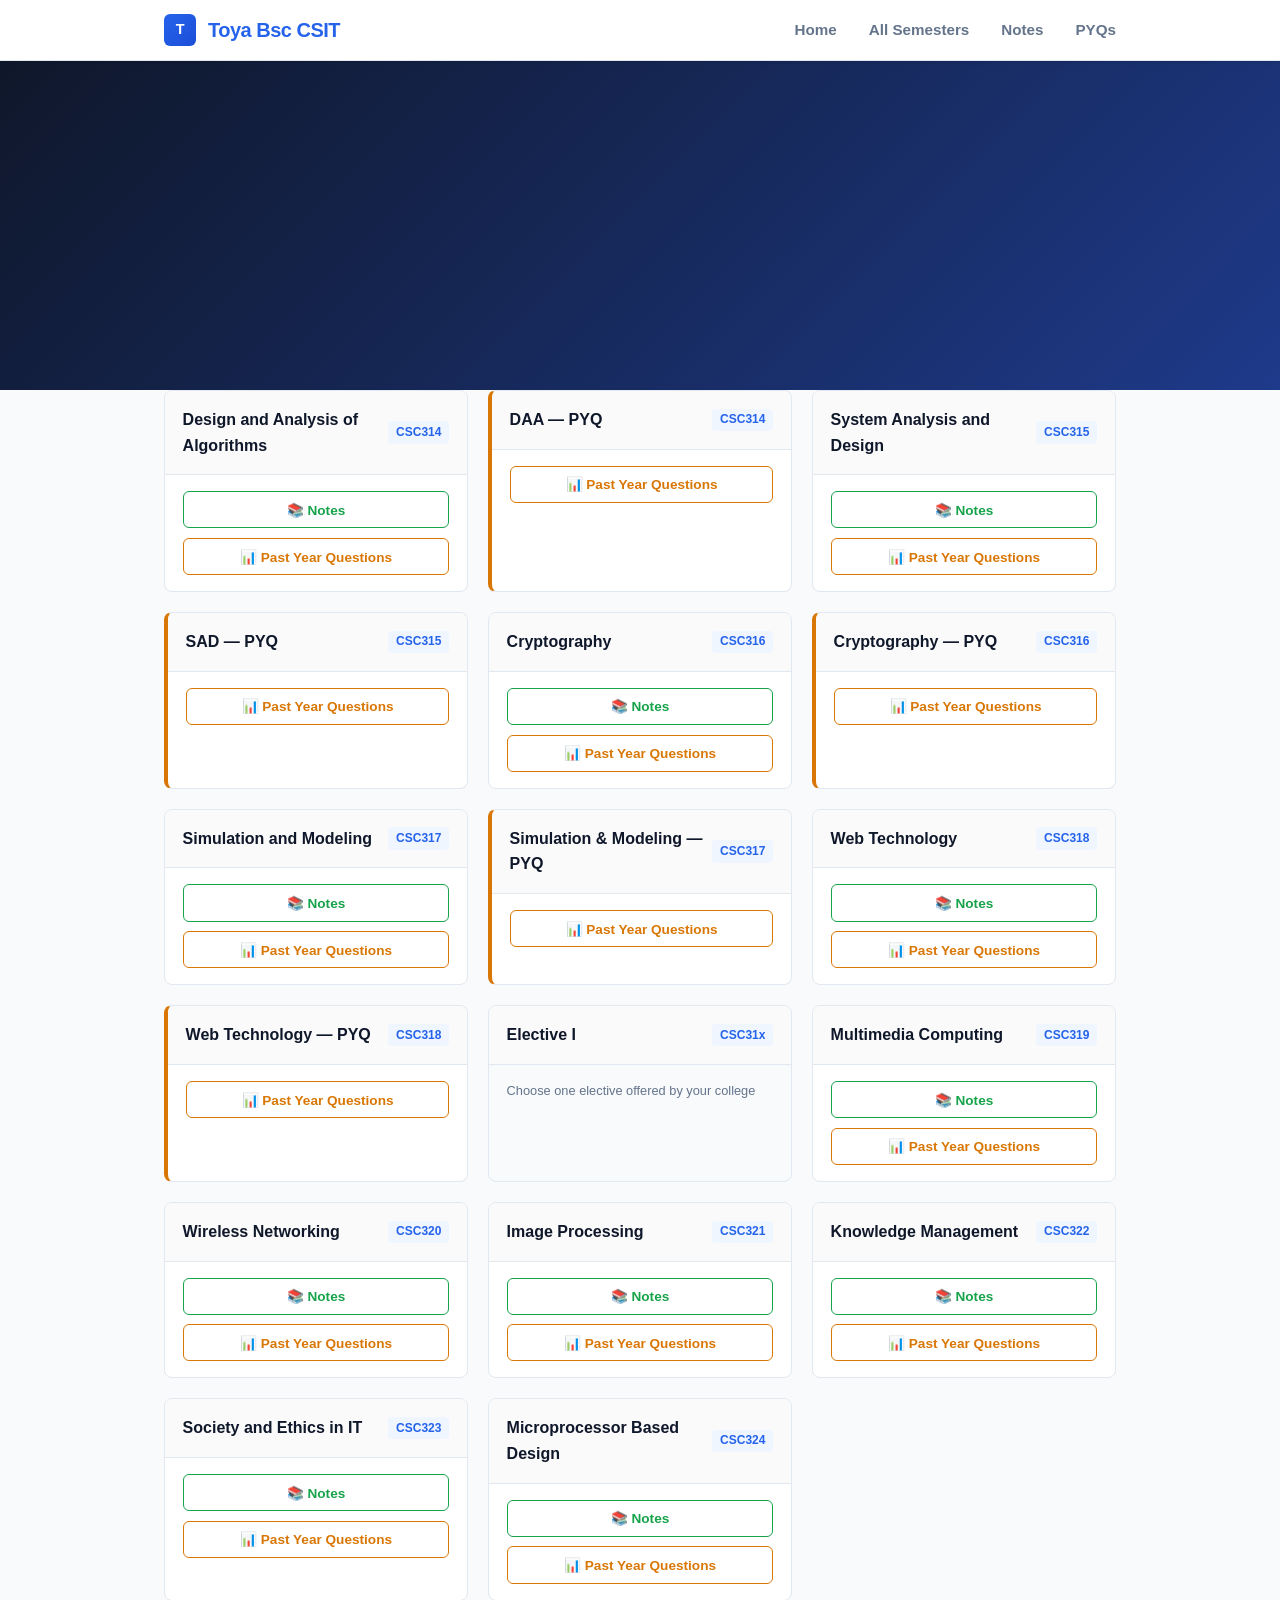
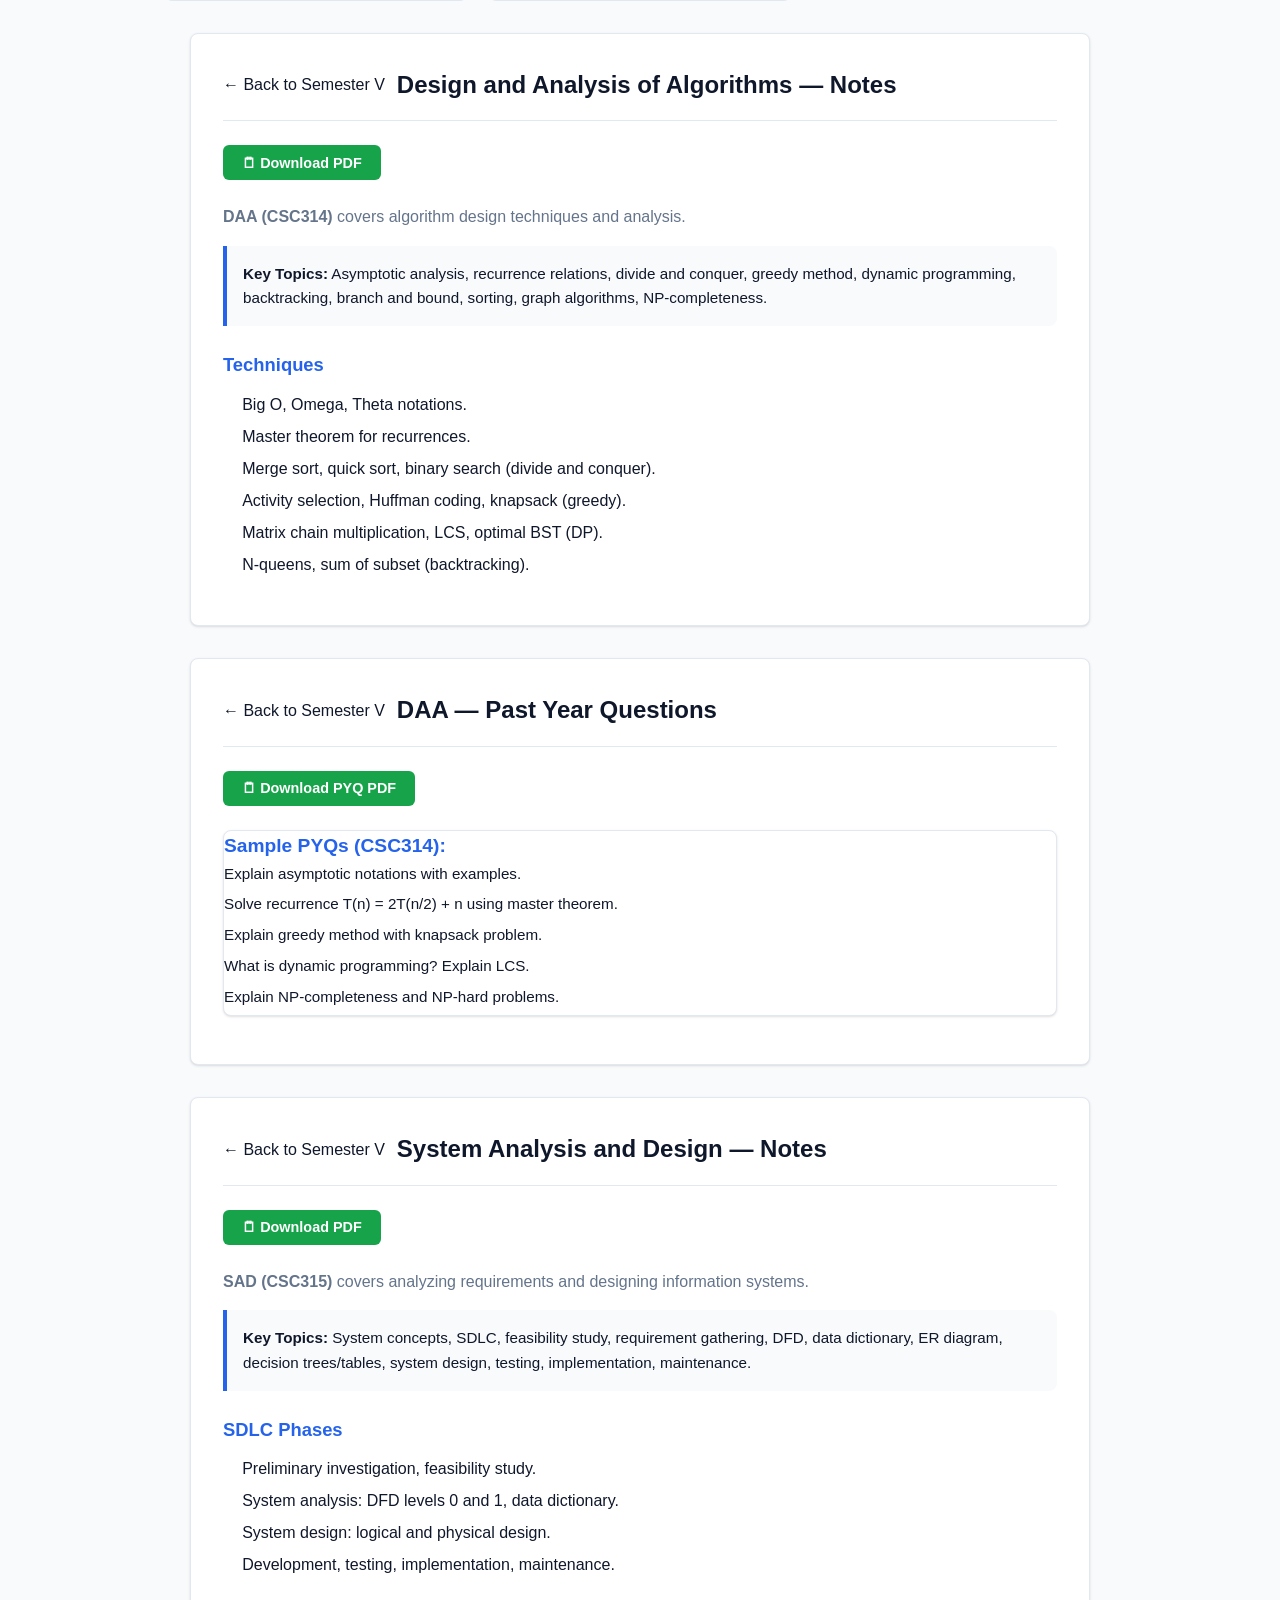
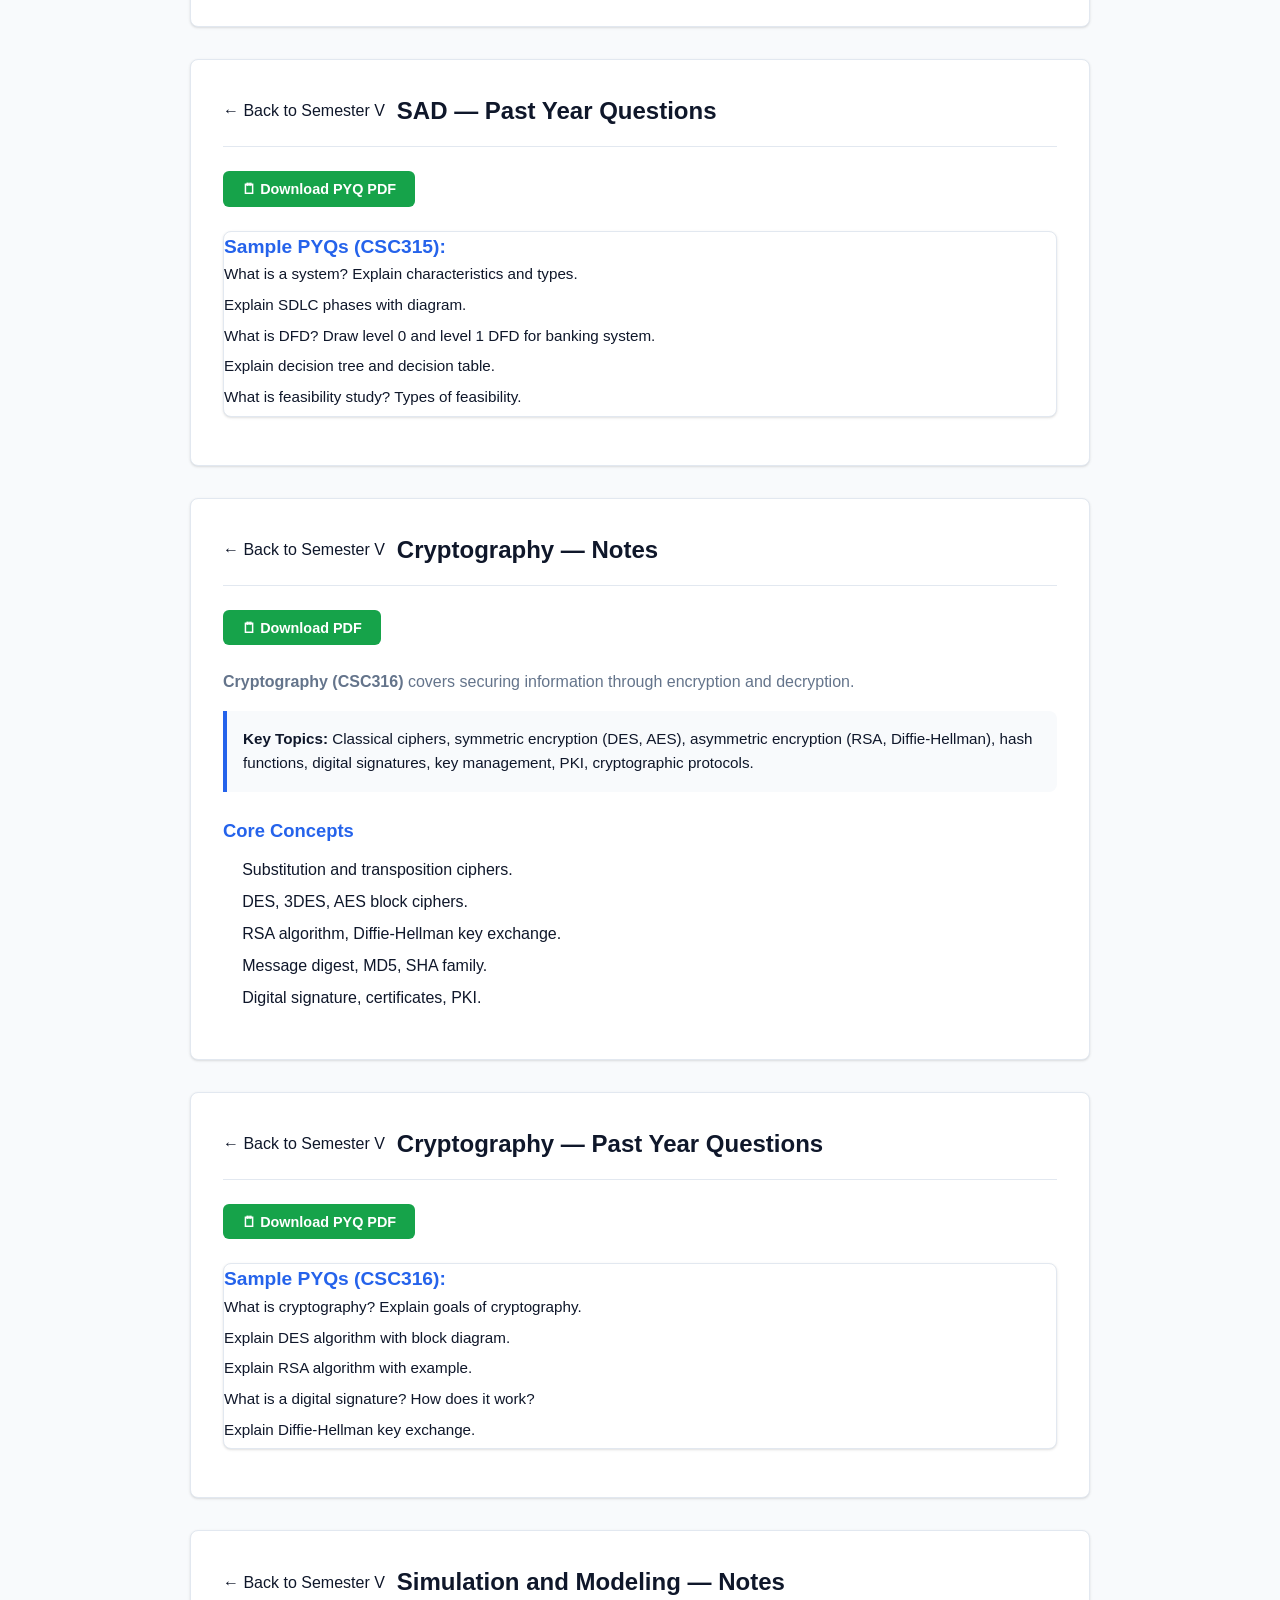
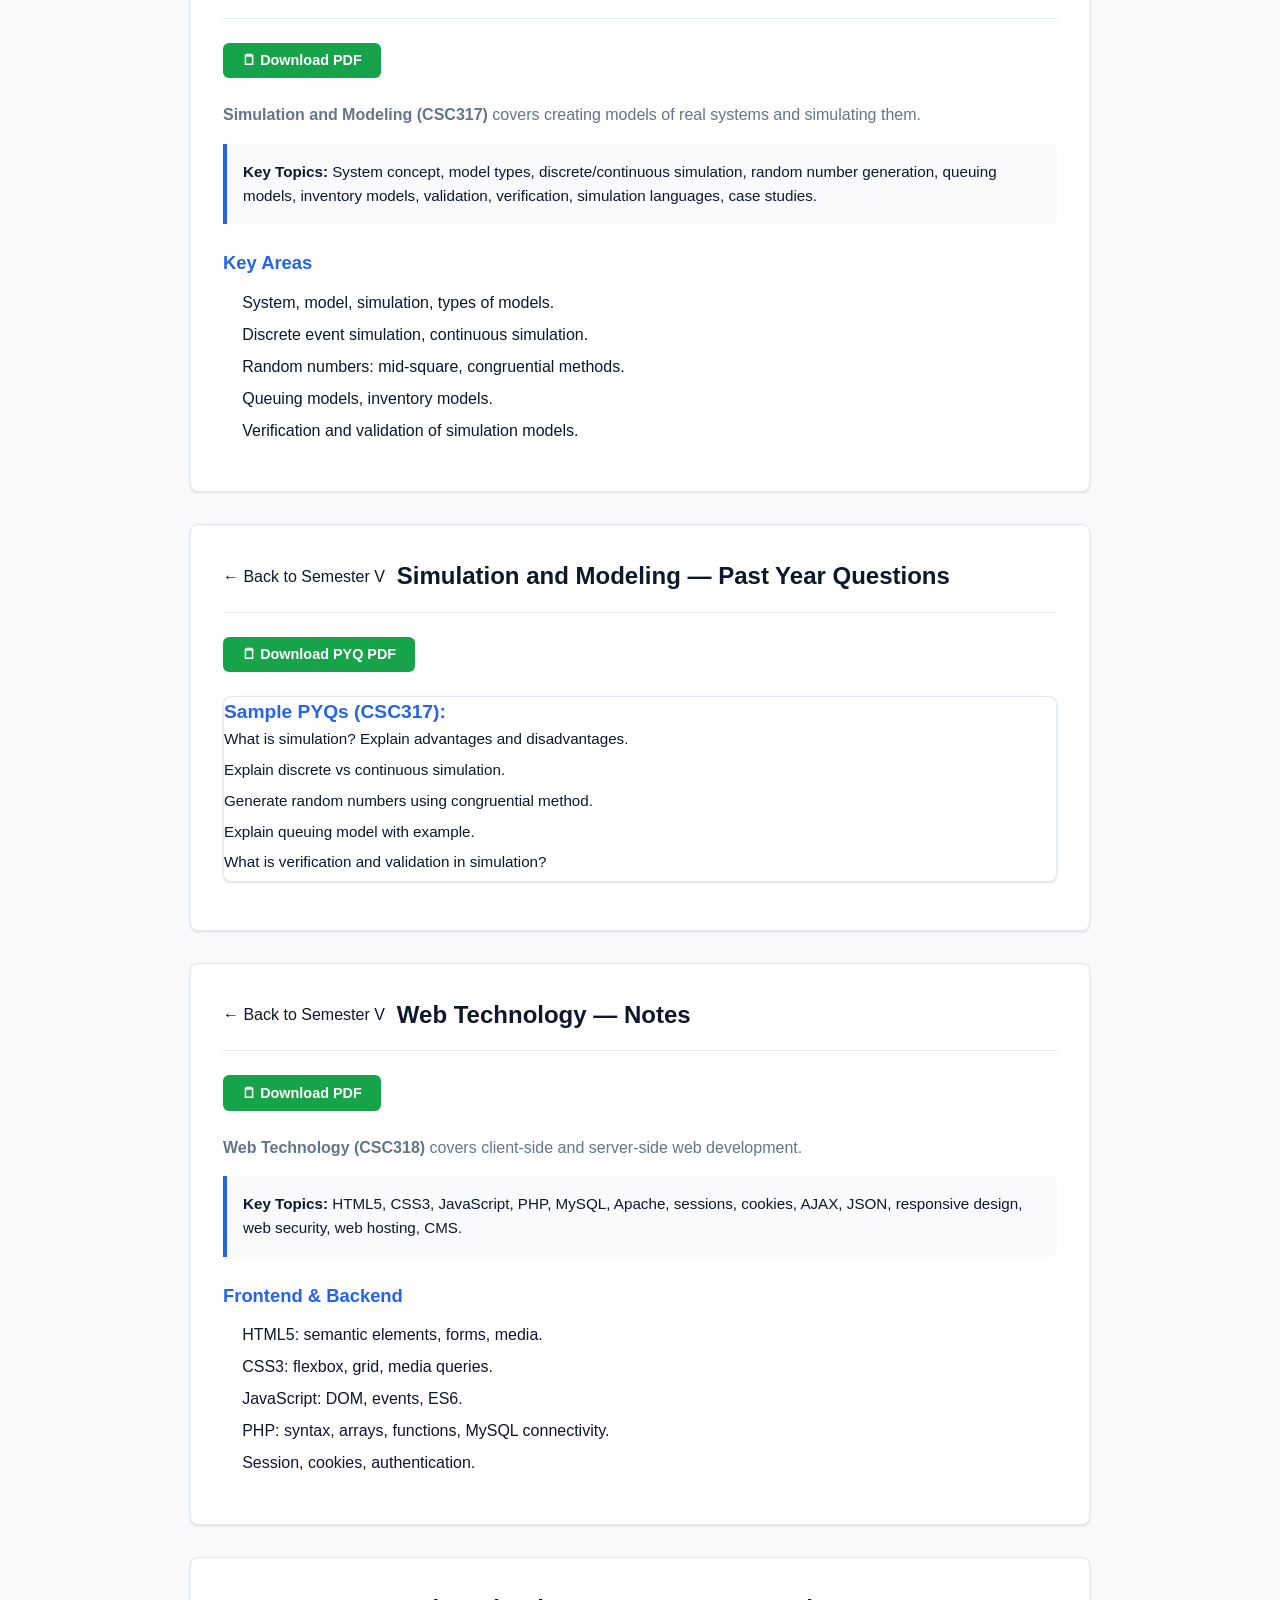
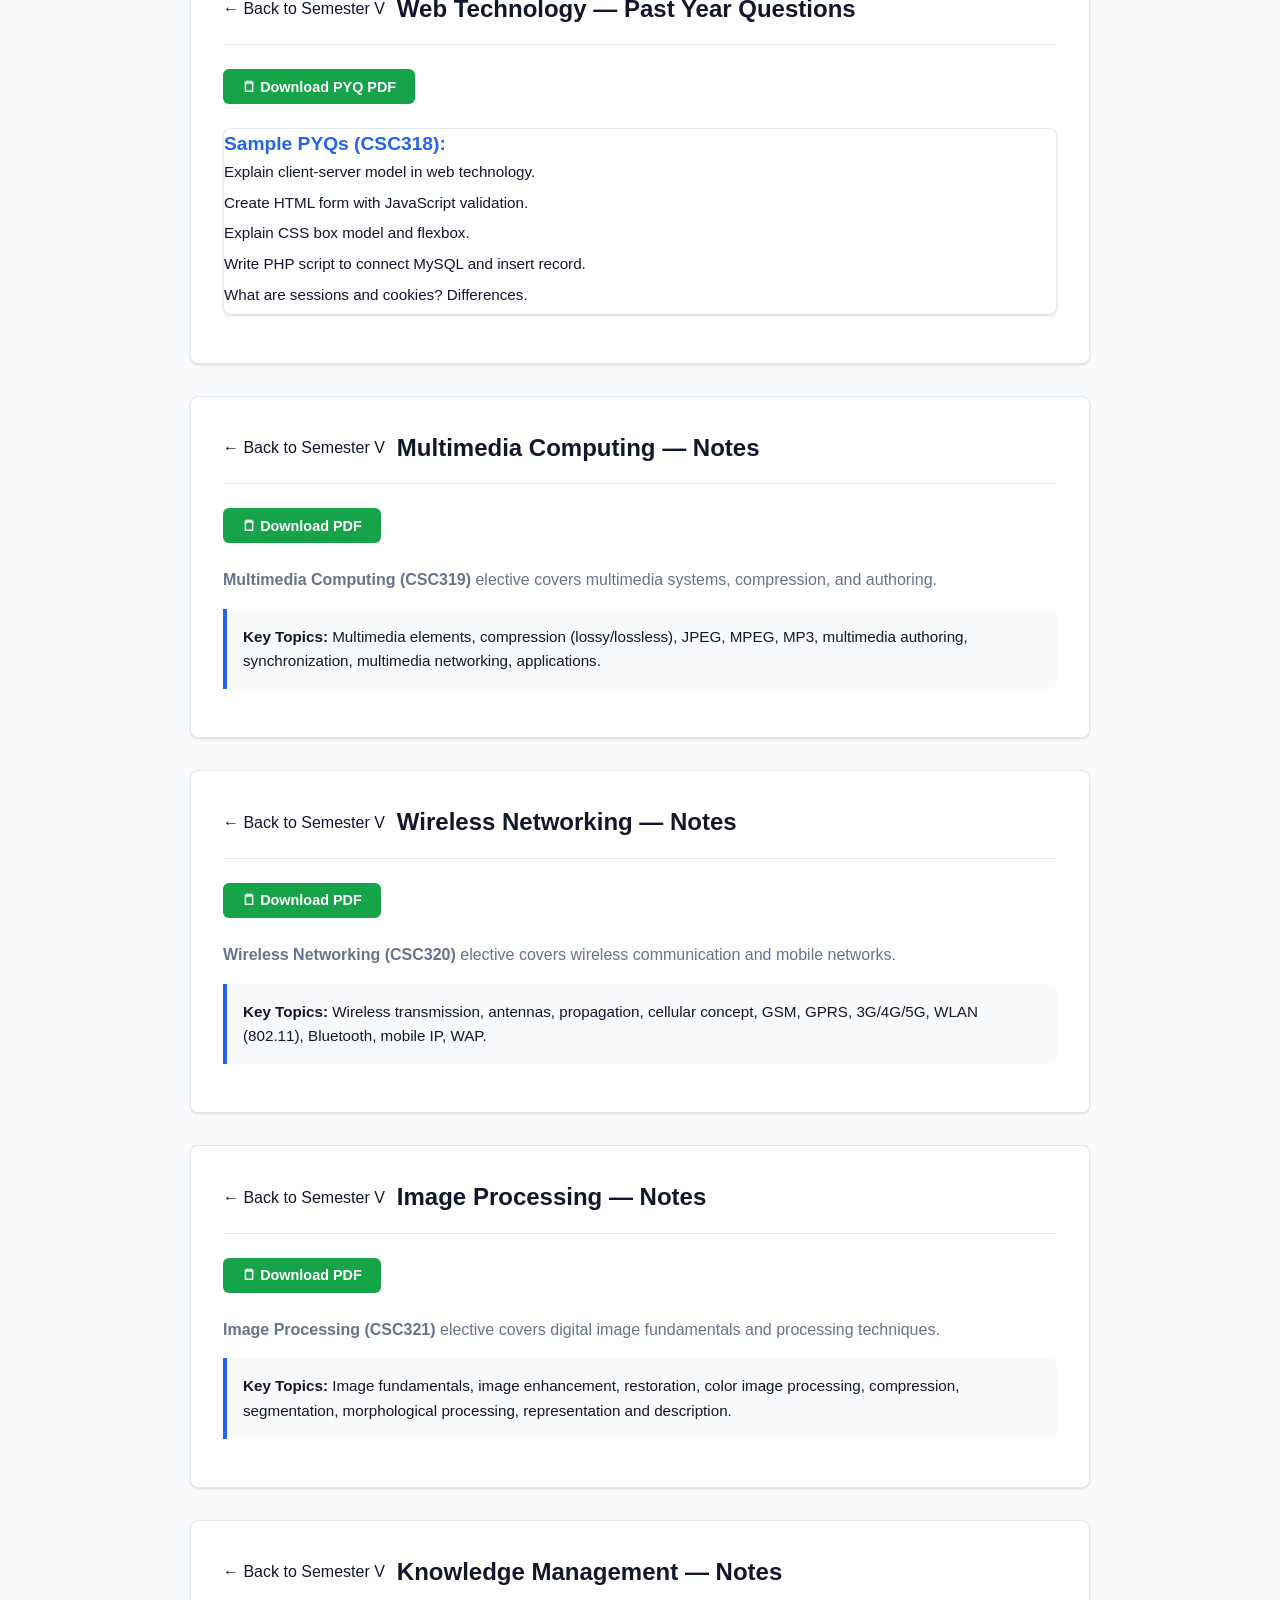
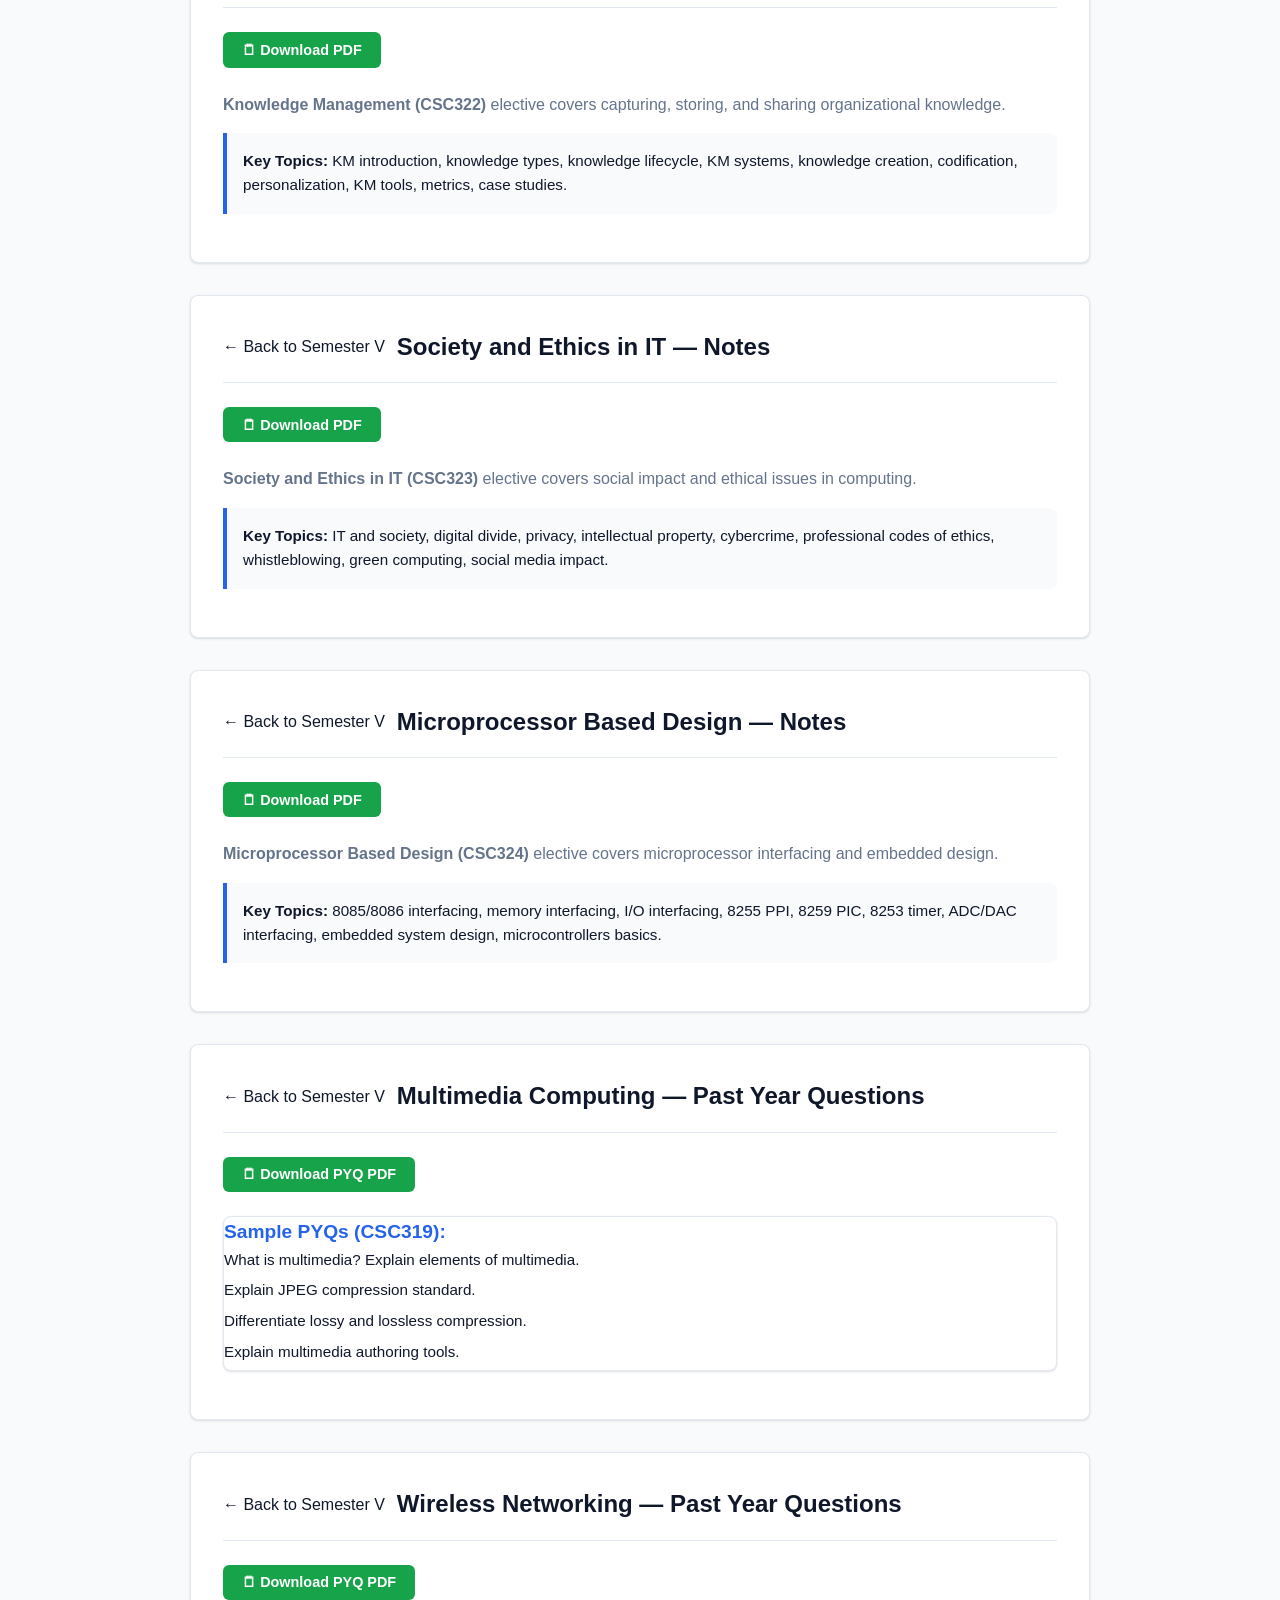
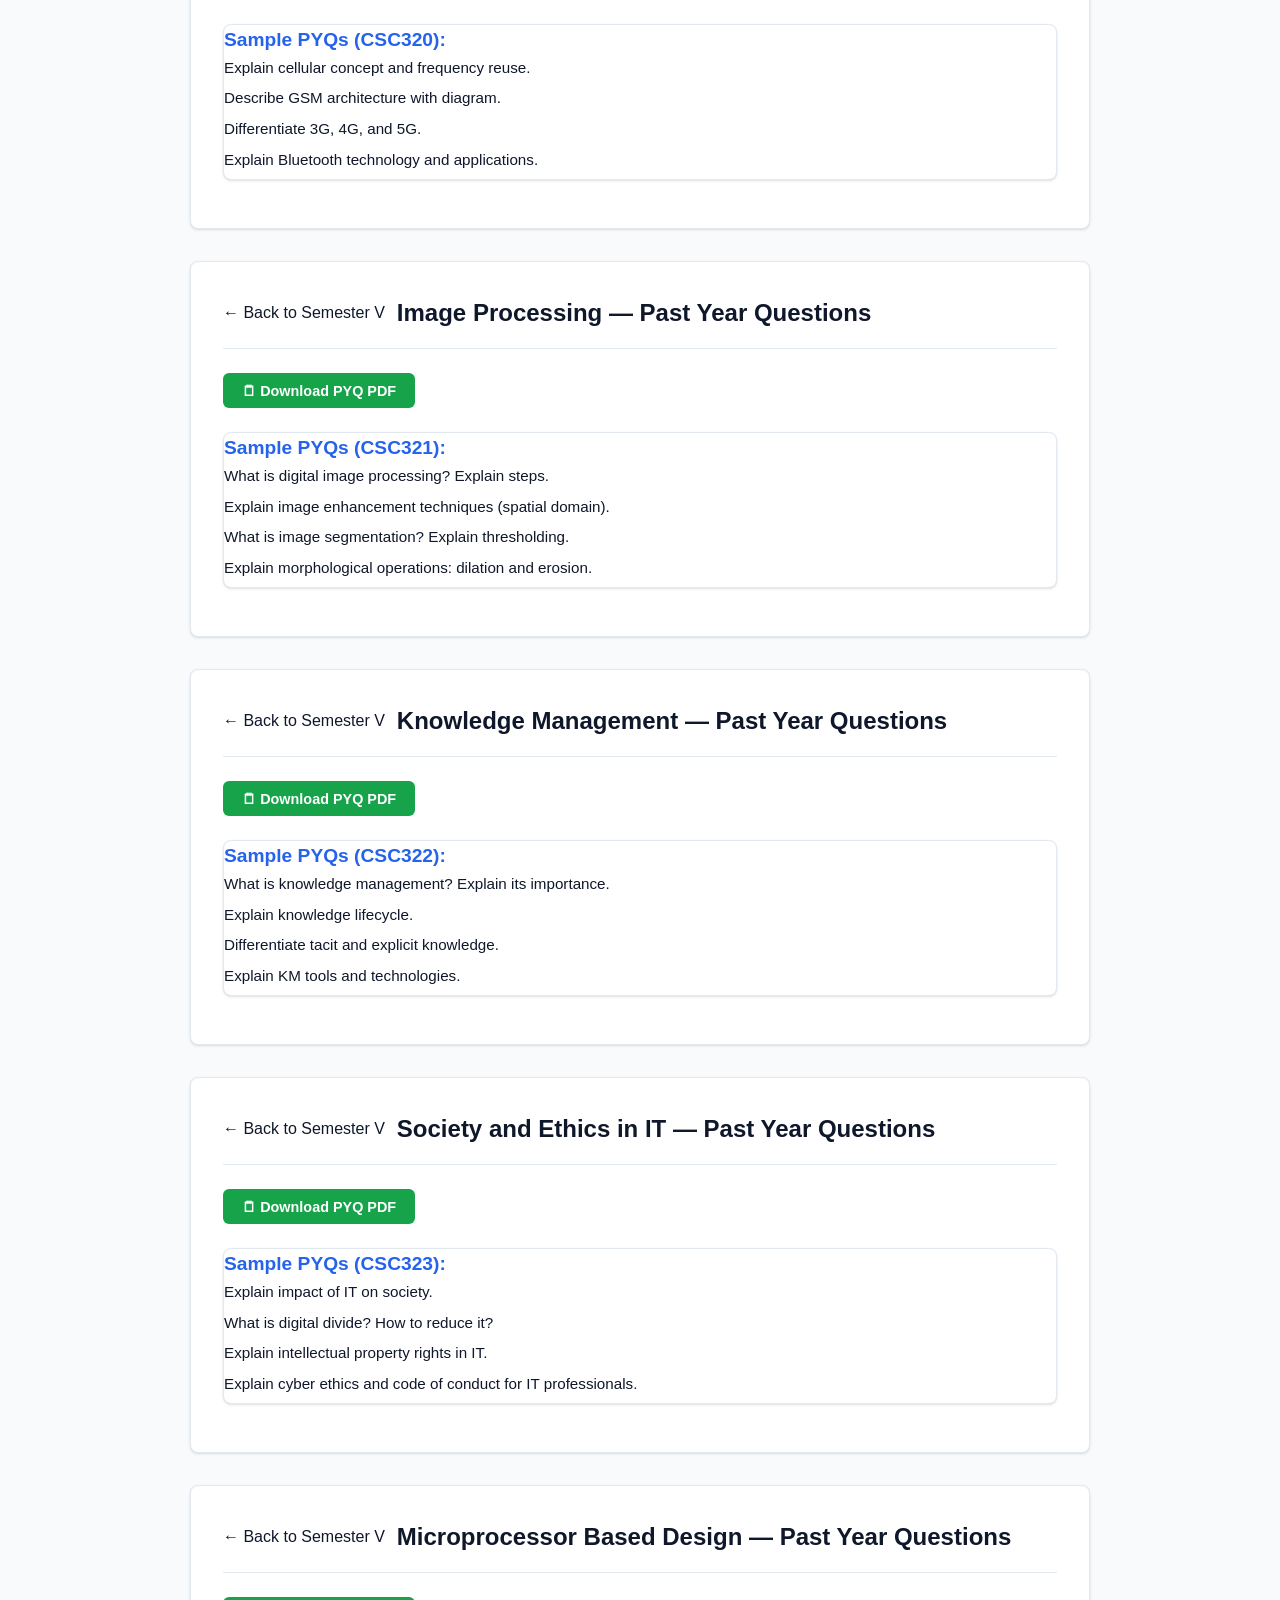
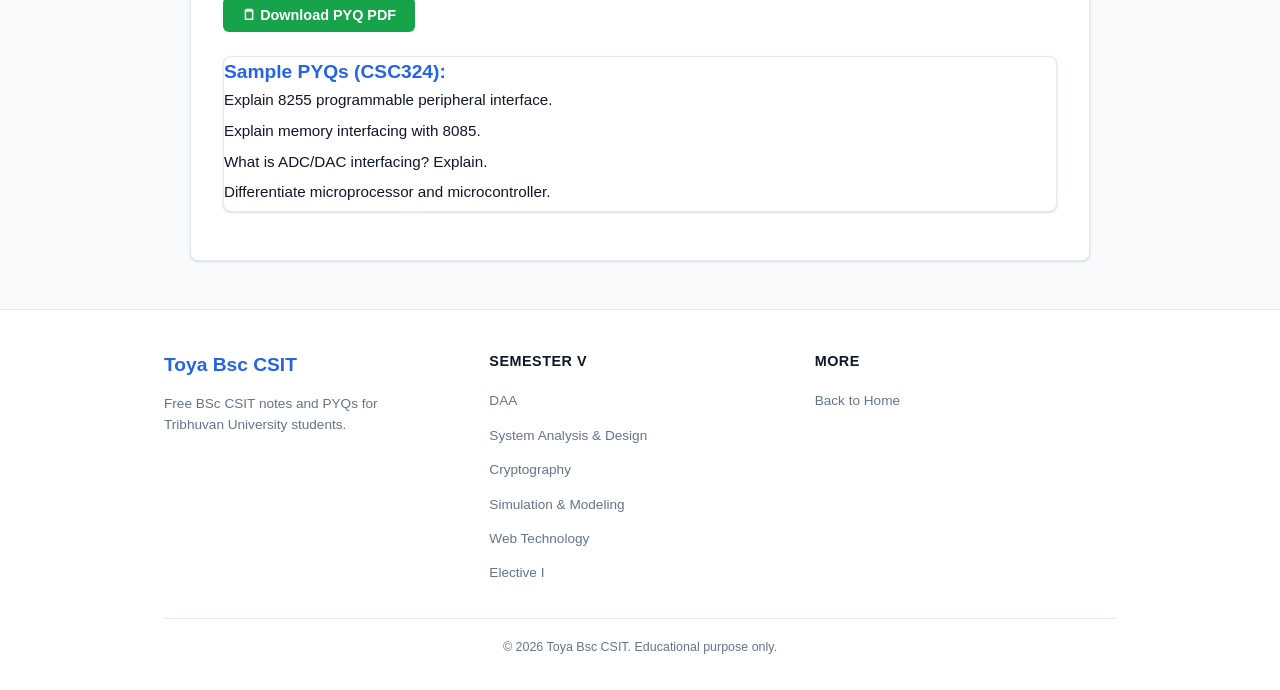
<file: sem5.html>
<!DOCTYPE html>
<html lang="en">
<head>
  <meta charset="UTF-8" />
  <meta name="viewport" content="width=device-width, initial-scale=1.0" />
  <title>BSc CSIT Semester V | Notes & Past Year Questions - Toya Bsc CSIT</title>
  <meta name="description" content="BSc CSIT Semester V notes and past year questions. CSC314, CSC315, CSC316, CSC317, CSC318, Elective I." />
  <link rel="stylesheet" href="css/style.css" />
</head>
<body>

  <nav class="navbar">
    <div class="container">
      <a href="index.html" class="brand">
        <span class="brand-icon">T</span>
        <span>Toya Bsc CSIT</span>
      </a>
      <button class="mobile-menu-btn" aria-label="Open menu" aria-expanded="false">&#9776;</button>
      <ul class="nav-links">
        <li><a href="index.html">Home</a></li>
        <li><a href="index.html#semesters">All Semesters</a></li>
        <li><a href="#">Notes</a></li>
        <li><a href="#">PYQs</a></li>
      </ul>
    </div>
  </nav>

  <section class="hero">
    <div class="container">
      <div class="page-header">
        <a href="index.html" class="back-link">&#8592; All Semesters</a>
        <div class="sem-header">
          <span class="sem-icon">🔧</span>
          <div class="sem-info">
            <span class="sem-title">Semester V</span>
            <span class="sem-count">6 Subjects</span>
          </div>
        </div>
      </div>
      <p class="hero-sub">3rd Year, 1st Semester &mdash; Subject-wise notes and previous year questions.</p>
    </div>
  </section>

  <div class="container">
    <div class="subject-grid">

      <!-- CSC314 Design and Analysis of Algorithms -->
      <a href="#daa-notes" class="subject-card" data-sem="5" data-code="CSC314">
        <div class="subject-header">
          <span class="subject-name">Design and Analysis of Algorithms</span>
          <span class="subject-code">CSC314</span>
        </div>
        <div class="subject-body">
          <button class="subject-btn notes">&#128218; Notes</button>
          <button class="subject-btn pyq">&#128202; Past Year Questions</button>
        </div>
      </a>
      <a href="#daa-pyq" class="subject-card" data-sem="5" data-code="CSC314" style="border-left:4px solid var(--warning);">
        <div class="subject-header">
          <span class="subject-name">DAA &mdash; PYQ</span>
          <span class="subject-code">CSC314</span>
        </div>
        <div class="subject-body">
          <button class="subject-btn pyq">&#128202; Past Year Questions</button>
        </div>
      </a>

      <!-- CSC315 System Analysis and Design -->
      <a href="#sad-notes" class="subject-card" data-sem="5" data-code="CSC315">
        <div class="subject-header">
          <span class="subject-name">System Analysis and Design</span>
          <span class="subject-code">CSC315</span>
        </div>
        <div class="subject-body">
          <button class="subject-btn notes">&#128218; Notes</button>
          <button class="subject-btn pyq">&#128202; Past Year Questions</button>
        </div>
      </a>
      <a href="#sad-pyq" class="subject-card" data-sem="5" data-code="CSC315" style="border-left:4px solid var(--warning);">
        <div class="subject-header">
          <span class="subject-name">SAD &mdash; PYQ</span>
          <span class="subject-code">CSC315</span>
        </div>
        <div class="subject-body">
          <button class="subject-btn pyq">&#128202; Past Year Questions</button>
        </div>
      </a>

      <!-- CSC316 Cryptography -->
      <a href="#crypto-notes" class="subject-card" data-sem="5" data-code="CSC316">
        <div class="subject-header">
          <span class="subject-name">Cryptography</span>
          <span class="subject-code">CSC316</span>
        </div>
        <div class="subject-body">
          <button class="subject-btn notes">&#128218; Notes</button>
          <button class="subject-btn pyq">&#128202; Past Year Questions</button>
        </div>
      </a>
      <a href="#crypto-pyq" class="subject-card" data-sem="5" data-code="CSC316" style="border-left:4px solid var(--warning);">
        <div class="subject-header">
          <span class="subject-name">Cryptography &mdash; PYQ</span>
          <span class="subject-code">CSC316</span>
        </div>
        <div class="subject-body">
          <button class="subject-btn pyq">&#128202; Past Year Questions</button>
        </div>
      </a>

      <!-- CSC317 Simulation and Modeling -->
      <a href="#sim-notes" class="subject-card" data-sem="5" data-code="CSC317">
        <div class="subject-header">
          <span class="subject-name">Simulation and Modeling</span>
          <span class="subject-code">CSC317</span>
        </div>
        <div class="subject-body">
          <button class="subject-btn notes">&#128218; Notes</button>
          <button class="subject-btn pyq">&#128202; Past Year Questions</button>
        </div>
      </a>
      <a href="#sim-pyq" class="subject-card" data-sem="5" data-code="CSC317" style="border-left:4px solid var(--warning);">
        <div class="subject-header">
          <span class="subject-name">Simulation &amp; Modeling &mdash; PYQ</span>
          <span class="subject-code">CSC317</span>
        </div>
        <div class="subject-body">
          <button class="subject-btn pyq">&#128202; Past Year Questions</button>
        </div>
      </a>

      <!-- CSC318 Web Technology -->
      <a href="#web-notes" class="subject-card" data-sem="5" data-code="CSC318">
        <div class="subject-header">
          <span class="subject-name">Web Technology</span>
          <span class="subject-code">CSC318</span>
        </div>
        <div class="subject-body">
          <button class="subject-btn notes">&#128218; Notes</button>
          <button class="subject-btn pyq">&#128202; Past Year Questions</button>
        </div>
      </a>
      <a href="#web-pyq" class="subject-card" data-sem="5" data-code="CSC318" style="border-left:4px solid var(--warning);">
        <div class="subject-header">
          <span class="subject-name">Web Technology &mdash; PYQ</span>
          <span class="subject-code">CSC318</span>
        </div>
        <div class="subject-body">
          <button class="subject-btn pyq">&#128202; Past Year Questions</button>
        </div>
      </a>

      <!-- Elective I -->
      <div class="subject-card" style="background:#f8fafc; cursor:default;">
        <div class="subject-header">
          <span class="subject-name">Elective I</span>
          <span class="subject-code">CSC31x</span>
        </div>
        <div class="subject-body">
          <p style="font-size:0.8rem; color:var(--muted); margin:0;">Choose one elective offered by your college</p>
        </div>
      </div>
      <a href="#elec1-mm-notes" class="subject-card" data-sem="5" data-code="CSC319">
        <div class="subject-header">
          <span class="subject-name">Multimedia Computing</span>
          <span class="subject-code">CSC319</span>
        </div>
        <div class="subject-body">
          <button class="subject-btn notes">&#128218; Notes</button>
          <button class="subject-btn pyq">&#128202; Past Year Questions</button>
        </div>
      </a>
      <a href="#elec1-wn-notes" class="subject-card" data-sem="5" data-code="CSC320">
        <div class="subject-header">
          <span class="subject-name">Wireless Networking</span>
          <span class="subject-code">CSC320</span>
        </div>
        <div class="subject-body">
          <button class="subject-btn notes">&#128218; Notes</button>
          <button class="subject-btn pyq">&#128202; Past Year Questions</button>
        </div>
      </a>
      <a href="#elec1-ip-notes" class="subject-card" data-sem="5" data-code="CSC321">
        <div class="subject-header">
          <span class="subject-name">Image Processing</span>
          <span class="subject-code">CSC321</span>
        </div>
        <div class="subject-body">
          <button class="subject-btn notes">&#128218; Notes</button>
          <button class="subject-btn pyq">&#128202; Past Year Questions</button>
        </div>
      </a>
      <a href="#elec1-km-notes" class="subject-card" data-sem="5" data-code="CSC322">
        <div class="subject-header">
          <span class="subject-name">Knowledge Management</span>
          <span class="subject-code">CSC322</span>
        </div>
        <div class="subject-body">
          <button class="subject-btn notes">&#128218; Notes</button>
          <button class="subject-btn pyq">&#128202; Past Year Questions</button>
        </div>
      </a>
      <a href="#elec1-se-notes" class="subject-card" data-sem="5" data-code="CSC323">
        <div class="subject-header">
          <span class="subject-name">Society and Ethics in IT</span>
          <span class="subject-code">CSC323</span>
        </div>
        <div class="subject-body">
          <button class="subject-btn notes">&#128218; Notes</button>
          <button class="subject-btn pyq">&#128202; Past Year Questions</button>
        </div>
      </a>
      <a href="#elec1-mbd-notes" class="subject-card" data-sem="5" data-code="CSC324">
        <div class="subject-header">
          <span class="subject-name">Microprocessor Based Design</span>
          <span class="subject-code">CSC324</span>
        </div>
        <div class="subject-body">
          <button class="subject-btn notes">&#128218; Notes</button>
          <button class="subject-btn pyq">&#128202; Past Year Questions</button>
        </div>
      </a>

    </div>
  </div>

  <!-- Content Sections -->
  <div class="container" >

    <a id="daa-notes"></a>
    <div class="content-section">
      <div class="content-header">
        <a href="sem5.html" class="back-link">&#8592; Back to Semester V</a>
        <h2>Design and Analysis of Algorithms &mdash; Notes</h2>
      </div>
      <div class="content-actions">
        <button class="btn btn-download">&#128466; Download PDF</button>
      </div>
      <div class="content-body">
        <p><strong>DAA (CSC314)</strong> covers algorithm design techniques and analysis.</p>
        <div class="note-box">
          <strong>Key Topics:</strong> Asymptotic analysis, recurrence relations, divide and conquer, greedy method, dynamic programming, backtracking, branch and bound, sorting, graph algorithms, NP-completeness.
        </div>
        <h3>Techniques</h3>
        <ul>
          <li>Big O, Omega, Theta notations.</li>
          <li>Master theorem for recurrences.</li>
          <li>Merge sort, quick sort, binary search (divide and conquer).</li>
          <li>Activity selection, Huffman coding, knapsack (greedy).</li>
          <li>Matrix chain multiplication, LCS, optimal BST (DP).</li>
          <li>N-queens, sum of subset (backtracking).</li>
        </ul>
      </div>
    </div>

    <a id="daa-pyq"></a>
    <div class="content-section">
      <div class="content-header">
        <a href="sem5.html" class="back-link">&#8592; Back to Semester V</a>
        <h2>DAA &mdash; Past Year Questions</h2>
      </div>
      <div class="content-actions">
        <button class="btn btn-download">&#128466; Download PYQ PDF</button>
      </div>
      <div class="content-body">
        <div class="pyq-box">
          <strong>Sample PYQs (CSC314):</strong>
          <ol>
            <li>Explain asymptotic notations with examples.</li>
            <li>Solve recurrence T(n) = 2T(n/2) + n using master theorem.</li>
            <li>Explain greedy method with knapsack problem.</li>
            <li>What is dynamic programming? Explain LCS.</li>
            <li>Explain NP-completeness and NP-hard problems.</li>
          </ol>
        </div>
      </div>
    </div>

    <a id="sad-notes"></a>
    <div class="content-section">
      <div class="content-header">
        <a href="sem5.html" class="back-link">&#8592; Back to Semester V</a>
        <h2>System Analysis and Design &mdash; Notes</h2>
      </div>
      <div class="content-actions">
        <button class="btn btn-download">&#128466; Download PDF</button>
      </div>
      <div class="content-body">
        <p><strong>SAD (CSC315)</strong> covers analyzing requirements and designing information systems.</p>
        <div class="note-box">
          <strong>Key Topics:</strong> System concepts, SDLC, feasibility study, requirement gathering, DFD, data dictionary, ER diagram, decision trees/tables, system design, testing, implementation, maintenance.
        </div>
        <h3>SDLC Phases</h3>
        <ul>
          <li>Preliminary investigation, feasibility study.</li>
          <li>System analysis: DFD levels 0 and 1, data dictionary.</li>
          <li>System design: logical and physical design.</li>
          <li>Development, testing, implementation, maintenance.</li>
        </ul>
      </div>
    </div>

    <a id="sad-pyq"></a>
    <div class="content-section">
      <div class="content-header">
        <a href="sem5.html" class="back-link">&#8592; Back to Semester V</a>
        <h2>SAD &mdash; Past Year Questions</h2>
      </div>
      <div class="content-actions">
        <button class="btn btn-download">&#128466; Download PYQ PDF</button>
      </div>
      <div class="content-body">
        <div class="pyq-box">
          <strong>Sample PYQs (CSC315):</strong>
          <ol>
            <li>What is a system? Explain characteristics and types.</li>
            <li>Explain SDLC phases with diagram.</li>
            <li>What is DFD? Draw level 0 and level 1 DFD for banking system.</li>
            <li>Explain decision tree and decision table.</li>
            <li>What is feasibility study? Types of feasibility.</li>
          </ol>
        </div>
      </div>
    </div>

    <a id="crypto-notes"></a>
    <div class="content-section">
      <div class="content-header">
        <a href="sem5.html" class="back-link">&#8592; Back to Semester V</a>
        <h2>Cryptography &mdash; Notes</h2>
      </div>
      <div class="content-actions">
        <button class="btn btn-download">&#128466; Download PDF</button>
      </div>
      <div class="content-body">
        <p><strong>Cryptography (CSC316)</strong> covers securing information through encryption and decryption.</p>
        <div class="note-box">
          <strong>Key Topics:</strong> Classical ciphers, symmetric encryption (DES, AES), asymmetric encryption (RSA, Diffie-Hellman), hash functions, digital signatures, key management, PKI, cryptographic protocols.
        </div>
        <h3>Core Concepts</h3>
        <ul>
          <li>Substitution and transposition ciphers.</li>
          <li>DES, 3DES, AES block ciphers.</li>
          <li>RSA algorithm, Diffie-Hellman key exchange.</li>
          <li>Message digest, MD5, SHA family.</li>
          <li>Digital signature, certificates, PKI.</li>
        </ul>
      </div>
    </div>

    <a id="crypto-pyq"></a>
    <div class="content-section">
      <div class="content-header">
        <a href="sem5.html" class="back-link">&#8592; Back to Semester V</a>
        <h2>Cryptography &mdash; Past Year Questions</h2>
      </div>
      <div class="content-actions">
        <button class="btn btn-download">&#128466; Download PYQ PDF</button>
      </div>
      <div class="content-body">
        <div class="pyq-box">
          <strong>Sample PYQs (CSC316):</strong>
          <ol>
            <li>What is cryptography? Explain goals of cryptography.</li>
            <li>Explain DES algorithm with block diagram.</li>
            <li>Explain RSA algorithm with example.</li>
            <li>What is a digital signature? How does it work?</li>
            <li>Explain Diffie-Hellman key exchange.</li>
          </ol>
        </div>
      </div>
    </div>

    <a id="sim-notes"></a>
    <div class="content-section">
      <div class="content-header">
        <a href="sem5.html" class="back-link">&#8592; Back to Semester V</a>
        <h2>Simulation and Modeling &mdash; Notes</h2>
      </div>
      <div class="content-actions">
        <button class="btn btn-download">&#128466; Download PDF</button>
      </div>
      <div class="content-body">
        <p><strong>Simulation and Modeling (CSC317)</strong> covers creating models of real systems and simulating them.</p>
        <div class="note-box">
          <strong>Key Topics:</strong> System concept, model types, discrete/continuous simulation, random number generation, queuing models, inventory models, validation, verification, simulation languages, case studies.
        </div>
        <h3>Key Areas</h3>
        <ul>
          <li>System, model, simulation, types of models.</li>
          <li>Discrete event simulation, continuous simulation.</li>
          <li>Random numbers: mid-square, congruential methods.</li>
          <li>Queuing models, inventory models.</li>
          <li>Verification and validation of simulation models.</li>
        </ul>
      </div>
    </div>

    <a id="sim-pyq"></a>
    <div class="content-section">
      <div class="content-header">
        <a href="sem5.html" class="back-link">&#8592; Back to Semester V</a>
        <h2>Simulation and Modeling &mdash; Past Year Questions</h2>
      </div>
      <div class="content-actions">
        <button class="btn btn-download">&#128466; Download PYQ PDF</button>
      </div>
      <div class="content-body">
        <div class="pyq-box">
          <strong>Sample PYQs (CSC317):</strong>
          <ol>
            <li>What is simulation? Explain advantages and disadvantages.</li>
            <li>Explain discrete vs continuous simulation.</li>
            <li>Generate random numbers using congruential method.</li>
            <li>Explain queuing model with example.</li>
            <li>What is verification and validation in simulation?</li>
          </ol>
        </div>
      </div>
    </div>

    <a id="web-notes"></a>
    <div class="content-section">
      <div class="content-header">
        <a href="sem5.html" class="back-link">&#8592; Back to Semester V</a>
        <h2>Web Technology &mdash; Notes</h2>
      </div>
      <div class="content-actions">
        <button class="btn btn-download">&#128466; Download PDF</button>
      </div>
      <div class="content-body">
        <p><strong>Web Technology (CSC318)</strong> covers client-side and server-side web development.</p>
        <div class="note-box">
          <strong>Key Topics:</strong> HTML5, CSS3, JavaScript, PHP, MySQL, Apache, sessions, cookies, AJAX, JSON, responsive design, web security, web hosting, CMS.
        </div>
        <h3>Frontend &amp; Backend</h3>
        <ul>
          <li>HTML5: semantic elements, forms, media.</li>
          <li>CSS3: flexbox, grid, media queries.</li>
          <li>JavaScript: DOM, events, ES6.</li>
          <li>PHP: syntax, arrays, functions, MySQL connectivity.</li>
          <li>Session, cookies, authentication.</li>
        </ul>
      </div>
    </div>

    <a id="web-pyq"></a>
    <div class="content-section">
      <div class="content-header">
        <a href="sem5.html" class="back-link">&#8592; Back to Semester V</a>
        <h2>Web Technology &mdash; Past Year Questions</h2>
      </div>
      <div class="content-actions">
        <button class="btn btn-download">&#128466; Download PYQ PDF</button>
      </div>
      <div class="content-body">
        <div class="pyq-box">
          <strong>Sample PYQs (CSC318):</strong>
          <ol>
            <li>Explain client-server model in web technology.</li>
            <li>Create HTML form with JavaScript validation.</li>
            <li>Explain CSS box model and flexbox.</li>
            <li>Write PHP script to connect MySQL and insert record.</li>
            <li>What are sessions and cookies? Differences.</li>
          </ol>
        </div>
      </div>
    </div>

    <!-- Elective I sections -->
    <a id="elec1-mm-notes"></a>
    <div class="content-section">
      <div class="content-header">
        <a href="sem5.html" class="back-link">&#8592; Back to Semester V</a>
        <h2>Multimedia Computing &mdash; Notes</h2>
      </div>
      <div class="content-actions">
        <button class="btn btn-download">&#128466; Download PDF</button>
      </div>
      <div class="content-body">
        <p><strong>Multimedia Computing (CSC319)</strong> elective covers multimedia systems, compression, and authoring.</p>
        <div class="note-box">
          <strong>Key Topics:</strong> Multimedia elements, compression (lossy/lossless), JPEG, MPEG, MP3, multimedia authoring, synchronization, multimedia networking, applications.
        </div>
      </div>
    </div>

    <a id="elec1-wn-notes"></a>
    <div class="content-section">
      <div class="content-header">
        <a href="sem5.html" class="back-link">&#8592; Back to Semester V</a>
        <h2>Wireless Networking &mdash; Notes</h2>
      </div>
      <div class="content-actions">
        <button class="btn btn-download">&#128466; Download PDF</button>
      </div>
      <div class="content-body">
        <p><strong>Wireless Networking (CSC320)</strong> elective covers wireless communication and mobile networks.</p>
        <div class="note-box">
          <strong>Key Topics:</strong> Wireless transmission, antennas, propagation, cellular concept, GSM, GPRS, 3G/4G/5G, WLAN (802.11), Bluetooth, mobile IP, WAP.
        </div>
      </div>
    </div>

    <a id="elec1-ip-notes"></a>
    <div class="content-section">
      <div class="content-header">
        <a href="sem5.html" class="back-link">&#8592; Back to Semester V</a>
        <h2>Image Processing &mdash; Notes</h2>
      </div>
      <div class="content-actions">
        <button class="btn btn-download">&#128466; Download PDF</button>
      </div>
      <div class="content-body">
        <p><strong>Image Processing (CSC321)</strong> elective covers digital image fundamentals and processing techniques.</p>
        <div class="note-box">
          <strong>Key Topics:</strong> Image fundamentals, image enhancement, restoration, color image processing, compression, segmentation, morphological processing, representation and description.
        </div>
      </div>
    </div>

    <a id="elec1-km-notes"></a>
    <div class="content-section">
      <div class="content-header">
        <a href="sem5.html" class="back-link">&#8592; Back to Semester V</a>
        <h2>Knowledge Management &mdash; Notes</h2>
      </div>
      <div class="content-actions">
        <button class="btn btn-download">&#128466; Download PDF</button>
      </div>
      <div class="content-body">
        <p><strong>Knowledge Management (CSC322)</strong> elective covers capturing, storing, and sharing organizational knowledge.</p>
        <div class="note-box">
          <strong>Key Topics:</strong> KM introduction, knowledge types, knowledge lifecycle, KM systems, knowledge creation, codification, personalization, KM tools, metrics, case studies.
        </div>
      </div>
    </div>

    <a id="elec1-se-notes"></a>
    <div class="content-section">
      <div class="content-header">
        <a href="sem5.html" class="back-link">&#8592; Back to Semester V</a>
        <h2>Society and Ethics in IT &mdash; Notes</h2>
      </div>
      <div class="content-actions">
        <button class="btn btn-download">&#128466; Download PDF</button>
      </div>
      <div class="content-body">
        <p><strong>Society and Ethics in IT (CSC323)</strong> elective covers social impact and ethical issues in computing.</p>
        <div class="note-box">
          <strong>Key Topics:</strong> IT and society, digital divide, privacy, intellectual property, cybercrime, professional codes of ethics, whistleblowing, green computing, social media impact.
        </div>
      </div>
    </div>

    <a id="elec1-mbd-notes"></a>
    <div class="content-section">
      <div class="content-header">
        <a href="sem5.html" class="back-link">&#8592; Back to Semester V</a>
        <h2>Microprocessor Based Design &mdash; Notes</h2>
      </div>
      <div class="content-actions">
        <button class="btn btn-download">&#128466; Download PDF</button>
      </div>
      <div class="content-body">
        <p><strong>Microprocessor Based Design (CSC324)</strong> elective covers microprocessor interfacing and embedded design.</p>
        <div class="note-box">
          <strong>Key Topics:</strong> 8085/8086 interfacing, memory interfacing, I/O interfacing, 8255 PPI, 8259 PIC, 8253 timer, ADC/DAC interfacing, embedded system design, microcontrollers basics.
        </div>
      </div>
    </div>

    <!-- Elective PYQs (brief placeholders) -->
    <a id="elec1-mm-pyq"></a>
    <div class="content-section">
      <div class="content-header">
        <a href="sem5.html" class="back-link">&#8592; Back to Semester V</a>
        <h2>Multimedia Computing &mdash; Past Year Questions</h2>
      </div>
      <div class="content-actions">
        <button class="btn btn-download">&#128466; Download PYQ PDF</button>
      </div>
      <div class="content-body">
        <div class="pyq-box">
          <strong>Sample PYQs (CSC319):</strong>
          <ol>
            <li>What is multimedia? Explain elements of multimedia.</li>
            <li>Explain JPEG compression standard.</li>
            <li>Differentiate lossy and lossless compression.</li>
            <li>Explain multimedia authoring tools.</li>
          </ol>
        </div>
      </div>
    </div>

    <a id="elec1-wn-pyq"></a>
    <div class="content-section">
      <div class="content-header">
        <a href="sem5.html" class="back-link">&#8592; Back to Semester V</a>
        <h2>Wireless Networking &mdash; Past Year Questions</h2>
      </div>
      <div class="content-actions">
        <button class="btn btn-download">&#128466; Download PYQ PDF</button>
      </div>
      <div class="content-body">
        <div class="pyq-box">
          <strong>Sample PYQs (CSC320):</strong>
          <ol>
            <li>Explain cellular concept and frequency reuse.</li>
            <li>Describe GSM architecture with diagram.</li>
            <li>Differentiate 3G, 4G, and 5G.</li>
            <li>Explain Bluetooth technology and applications.</li>
          </ol>
        </div>
      </div>
    </div>

    <a id="elec1-ip-pyq"></a>
    <div class="content-section">
      <div class="content-header">
        <a href="sem5.html" class="back-link">&#8592; Back to Semester V</a>
        <h2>Image Processing &mdash; Past Year Questions</h2>
      </div>
      <div class="content-actions">
        <button class="btn btn-download">&#128466; Download PYQ PDF</button>
      </div>
      <div class="content-body">
        <div class="pyq-box">
          <strong>Sample PYQs (CSC321):</strong>
          <ol>
            <li>What is digital image processing? Explain steps.</li>
            <li>Explain image enhancement techniques (spatial domain).</li>
            <li>What is image segmentation? Explain thresholding.</li>
            <li>Explain morphological operations: dilation and erosion.</li>
          </ol>
        </div>
      </div>
    </div>

    <a id="elec1-km-pyq"></a>
    <div class="content-section">
      <div class="content-header">
        <a href="sem5.html" class="back-link">&#8592; Back to Semester V</a>
        <h2>Knowledge Management &mdash; Past Year Questions</h2>
      </div>
      <div class="content-actions">
        <button class="btn btn-download">&#128466; Download PYQ PDF</button>
      </div>
      <div class="content-body">
        <div class="pyq-box">
          <strong>Sample PYQs (CSC322):</strong>
          <ol>
            <li>What is knowledge management? Explain its importance.</li>
            <li>Explain knowledge lifecycle.</li>
            <li>Differentiate tacit and explicit knowledge.</li>
            <li>Explain KM tools and technologies.</li>
          </ol>
        </div>
      </div>
    </div>

    <a id="elec1-se-pyq"></a>
    <div class="content-section">
      <div class="content-header">
        <a href="sem5.html" class="back-link">&#8592; Back to Semester V</a>
        <h2>Society and Ethics in IT &mdash; Past Year Questions</h2>
      </div>
      <div class="content-actions">
        <button class="btn btn-download">&#128466; Download PYQ PDF</button>
      </div>
      <div class="content-body">
        <div class="pyq-box">
          <strong>Sample PYQs (CSC323):</strong>
          <ol>
            <li>Explain impact of IT on society.</li>
            <li>What is digital divide? How to reduce it?</li>
            <li>Explain intellectual property rights in IT.</li>
            <li>Explain cyber ethics and code of conduct for IT professionals.</li>
          </ol>
        </div>
      </div>
    </div>

    <a id="elec1-mbd-pyq"></a>
    <div class="content-section">
      <div class="content-header">
        <a href="sem5.html" class="back-link">&#8592; Back to Semester V</a>
        <h2>Microprocessor Based Design &mdash; Past Year Questions</h2>
      </div>
      <div class="content-actions">
        <button class="btn btn-download">&#128466; Download PYQ PDF</button>
      </div>
      <div class="content-body">
        <div class="pyq-box">
          <strong>Sample PYQs (CSC324):</strong>
          <ol>
            <li>Explain 8255 programmable peripheral interface.</li>
            <li>Explain memory interfacing with 8085.</li>
            <li>What is ADC/DAC interfacing? Explain.</li>
            <li>Differentiate microprocessor and microcontroller.</li>
          </ol>
        </div>
      </div>
    </div>

  </div>

  <footer>
    <div class="container">
      <div class="footer-grid">
        <div class="footer-col">
          <span class="footer-brand">Toya Bsc CSIT</span>
          <p class="footer-desc">Free BSc CSIT notes and PYQs for Tribhuvan University students.</p>
        </div>
        <div class="footer-col">
          <h4>Semester V</h4>
          <ul>
            <li><a href="#daa-notes">DAA</a></li>
            <li><a href="#sad-notes">System Analysis &amp; Design</a></li>
            <li><a href="#crypto-notes">Cryptography</a></li>
            <li><a href="#sim-notes">Simulation &amp; Modeling</a></li>
            <li><a href="#web-notes">Web Technology</a></li>
            <li><a href="#elec1-mm-notes">Elective I</a></li>
          </ul>
        </div>
        <div class="footer-col">
          <h4>More</h4>
          <ul>
            <li><a href="index.html">Back to Home</a></li>
          </ul>
        </div>
      </div>
      <div class="copyright">
        &copy; <span id="year"></span> Toya Bsc CSIT. Educational purpose only.
      </div>
    </div>
  </footer>

  <script src="js/main.js"></script>
</body>
</html>
</file>
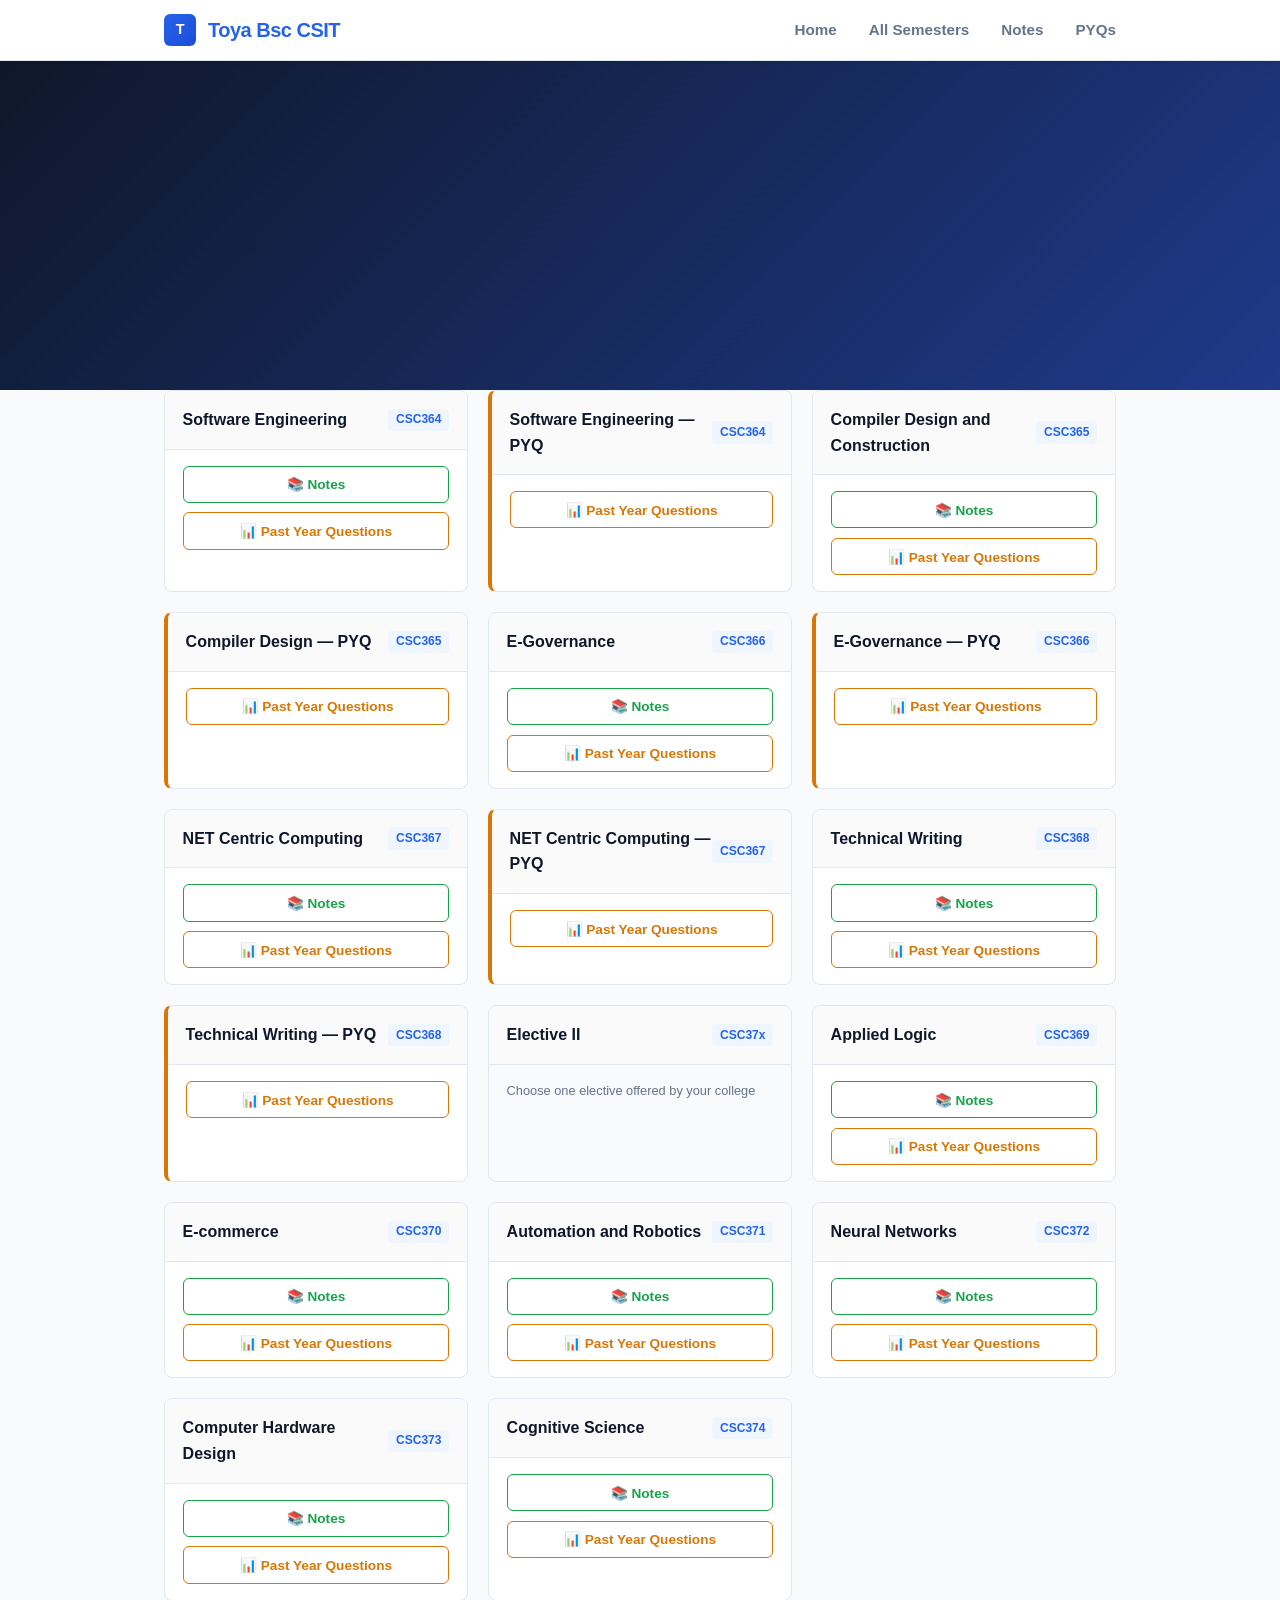
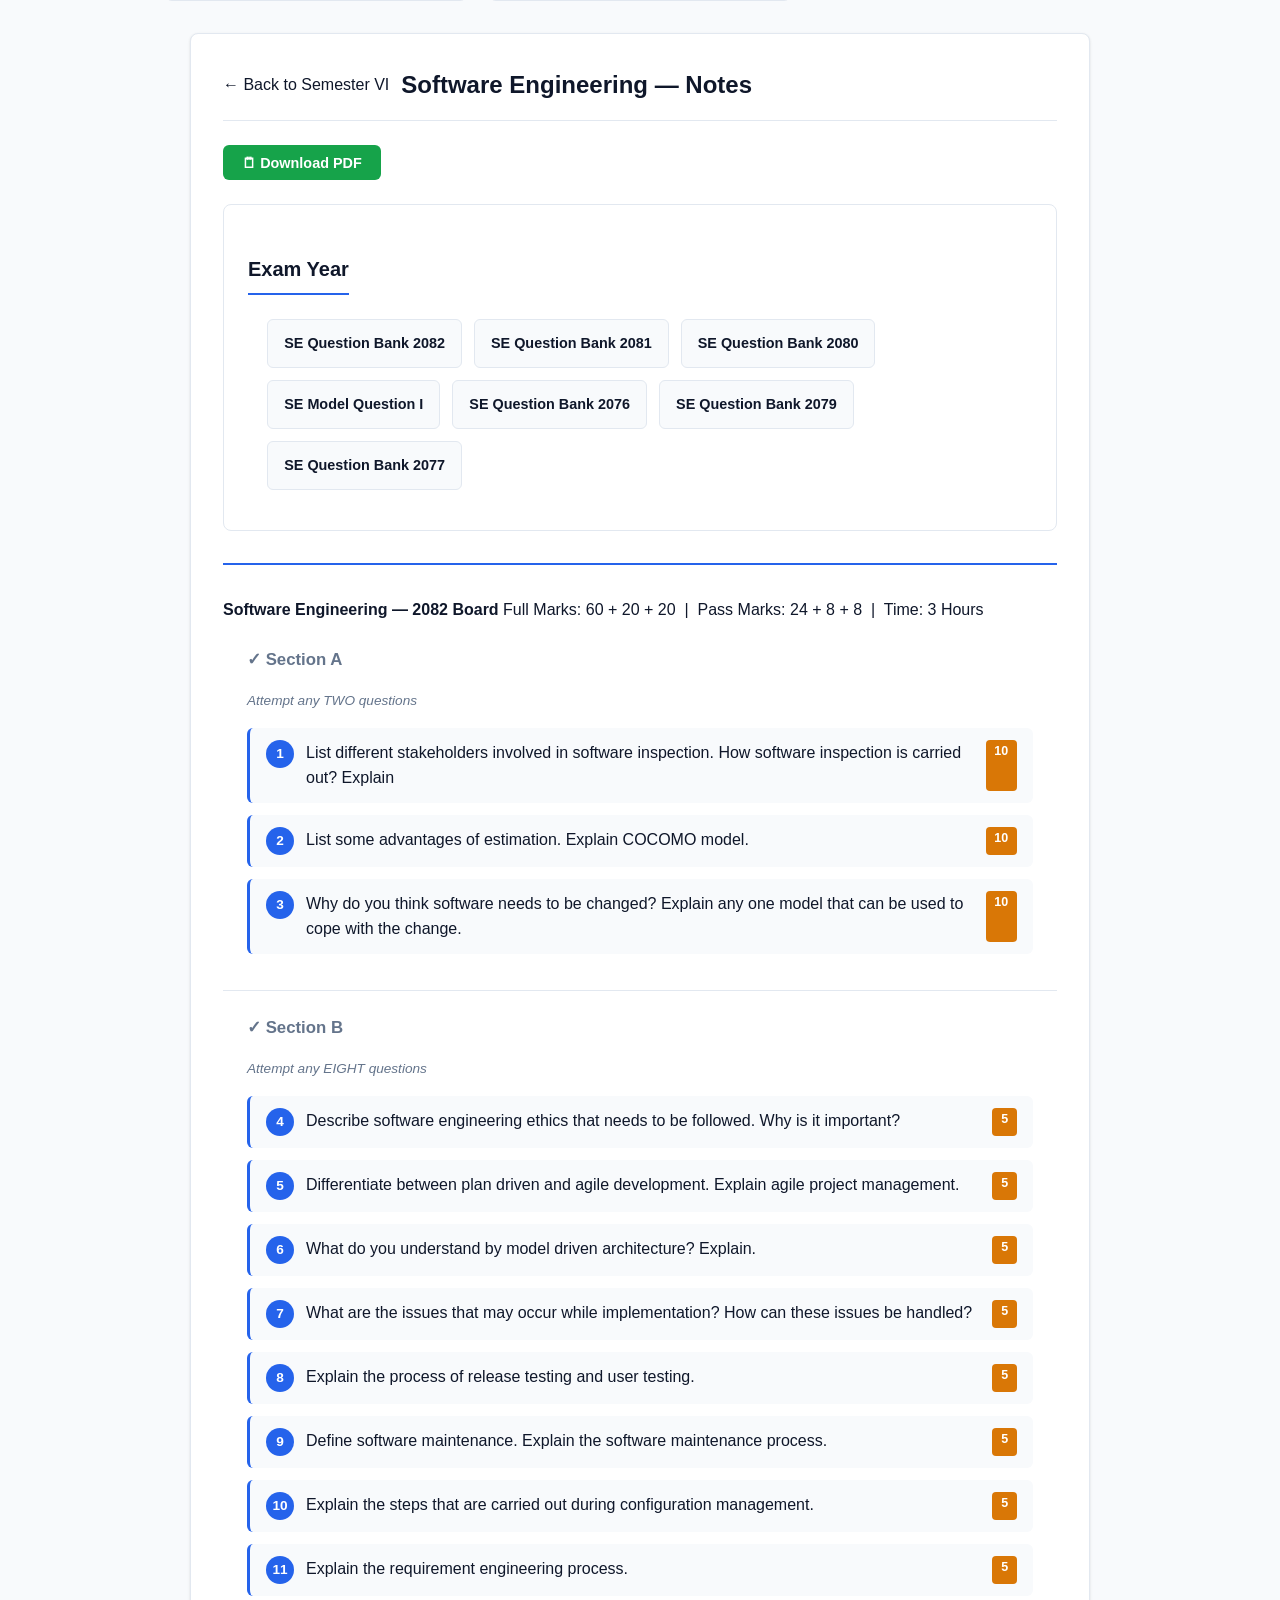
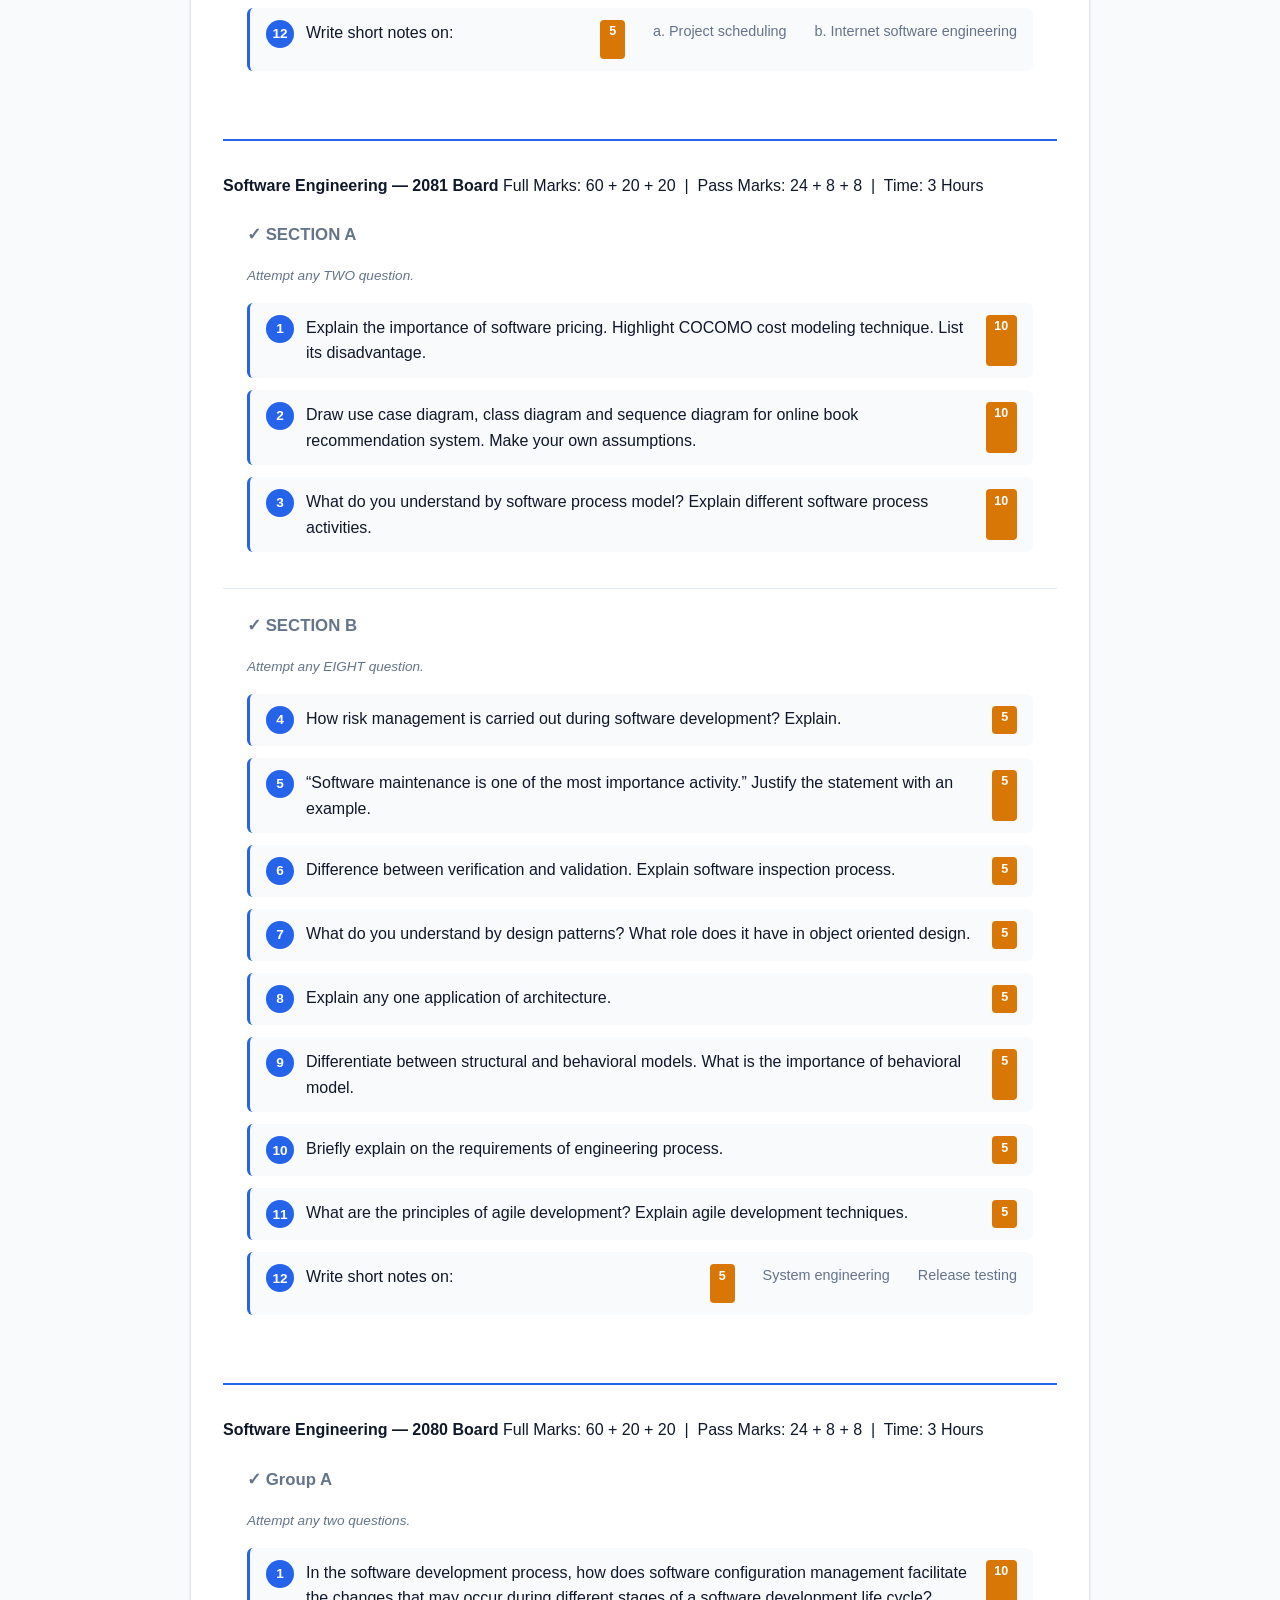
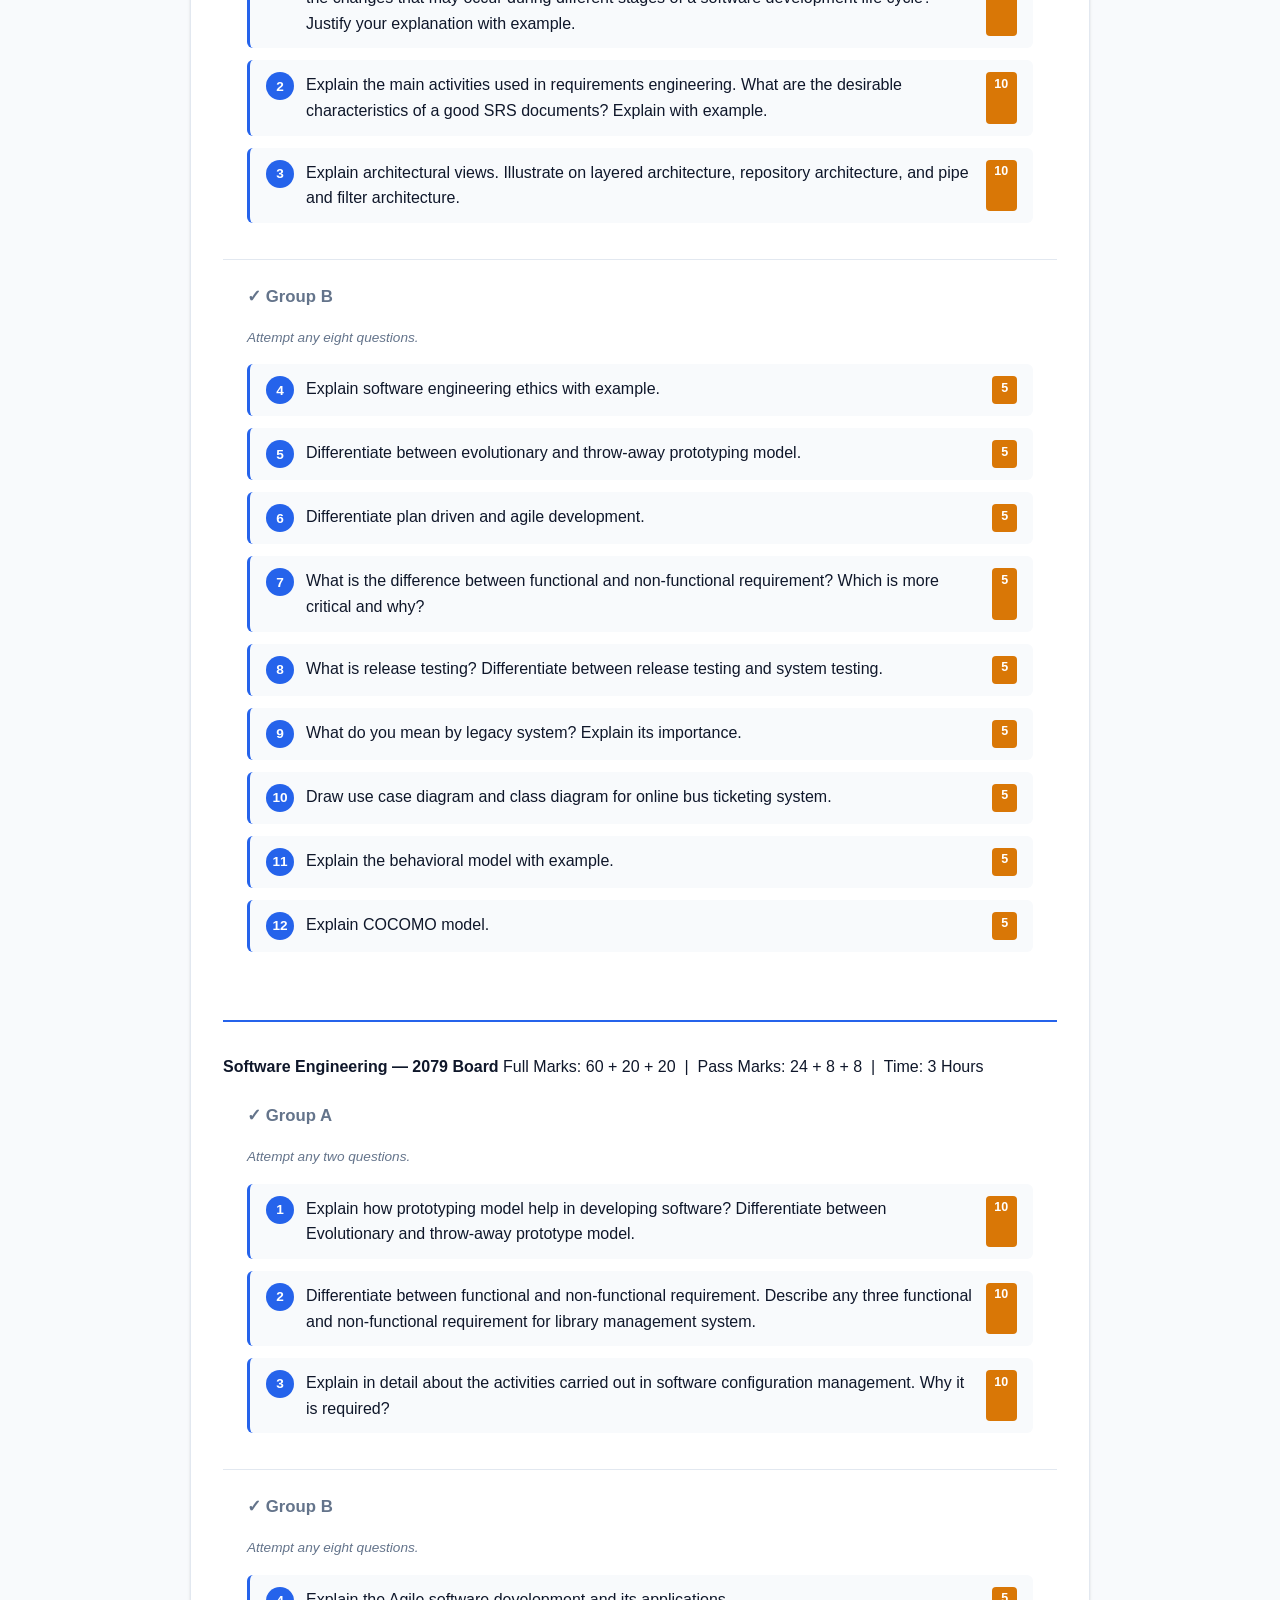
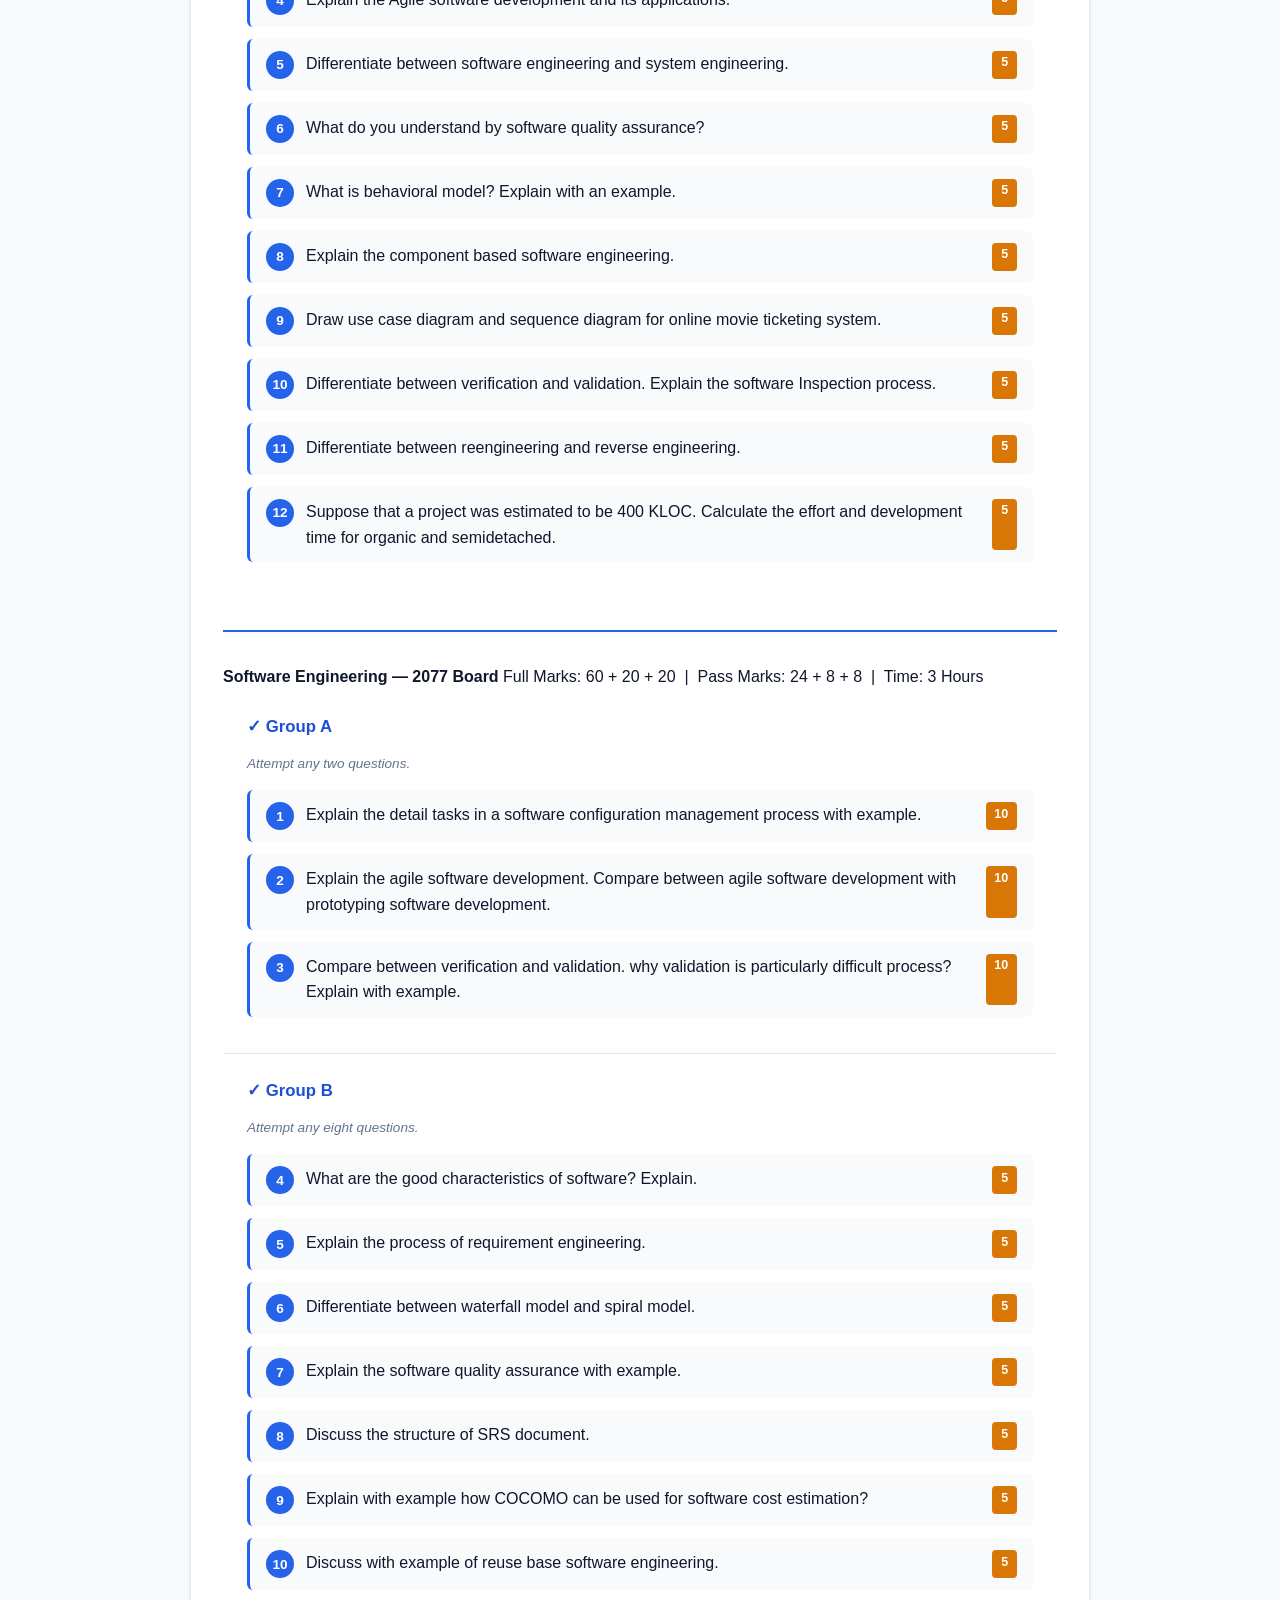
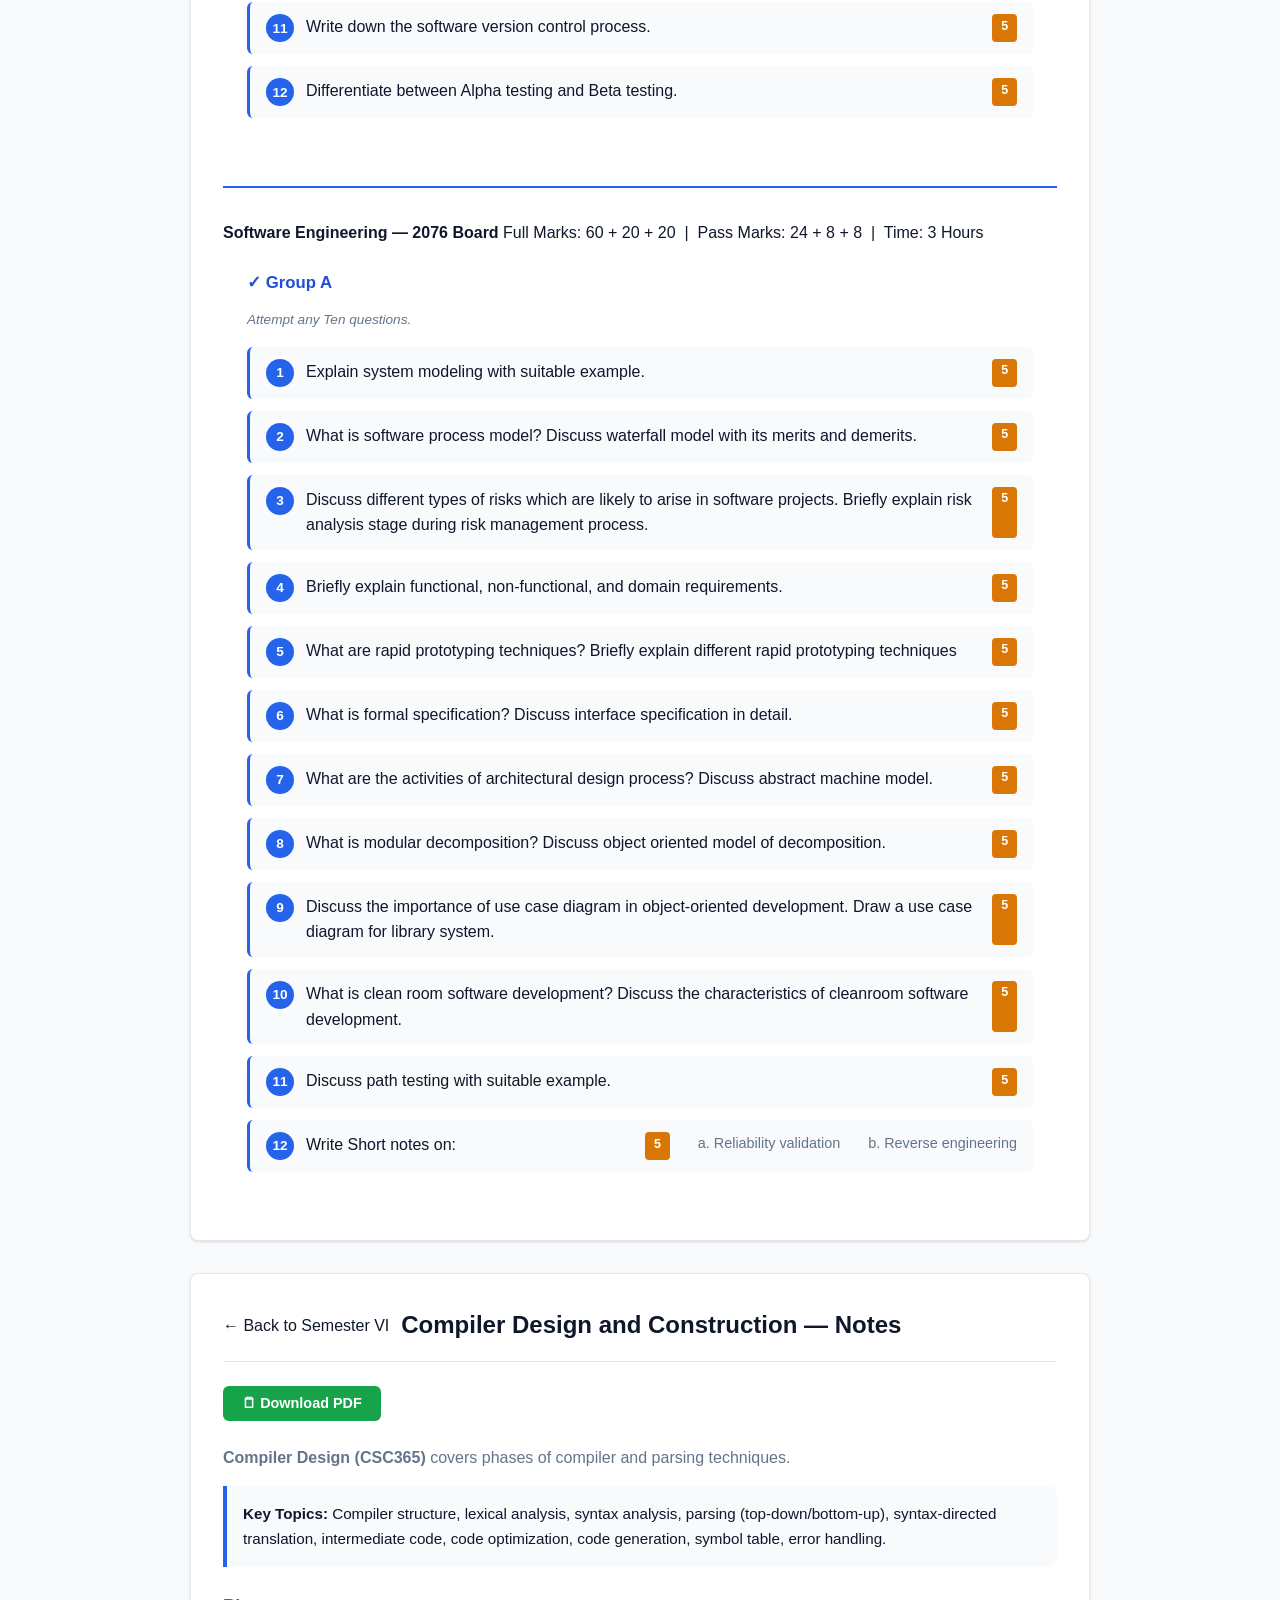
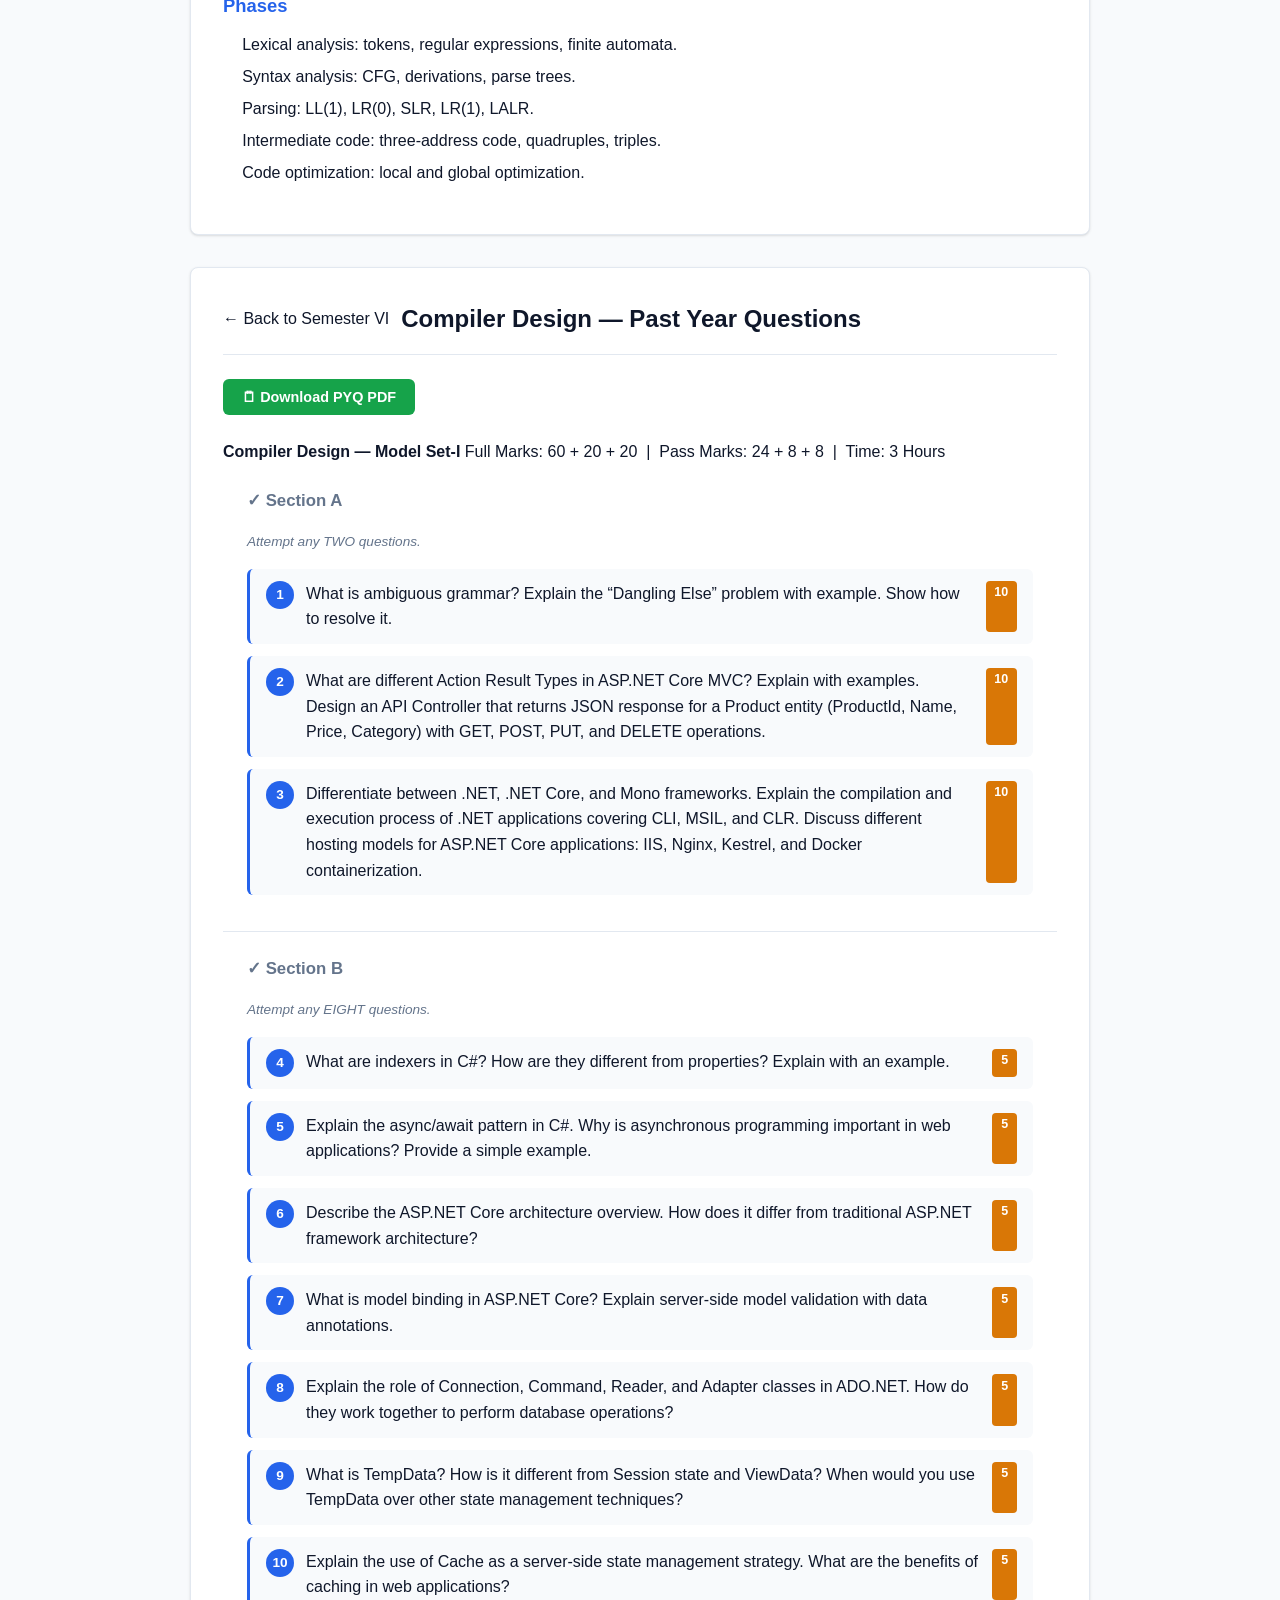
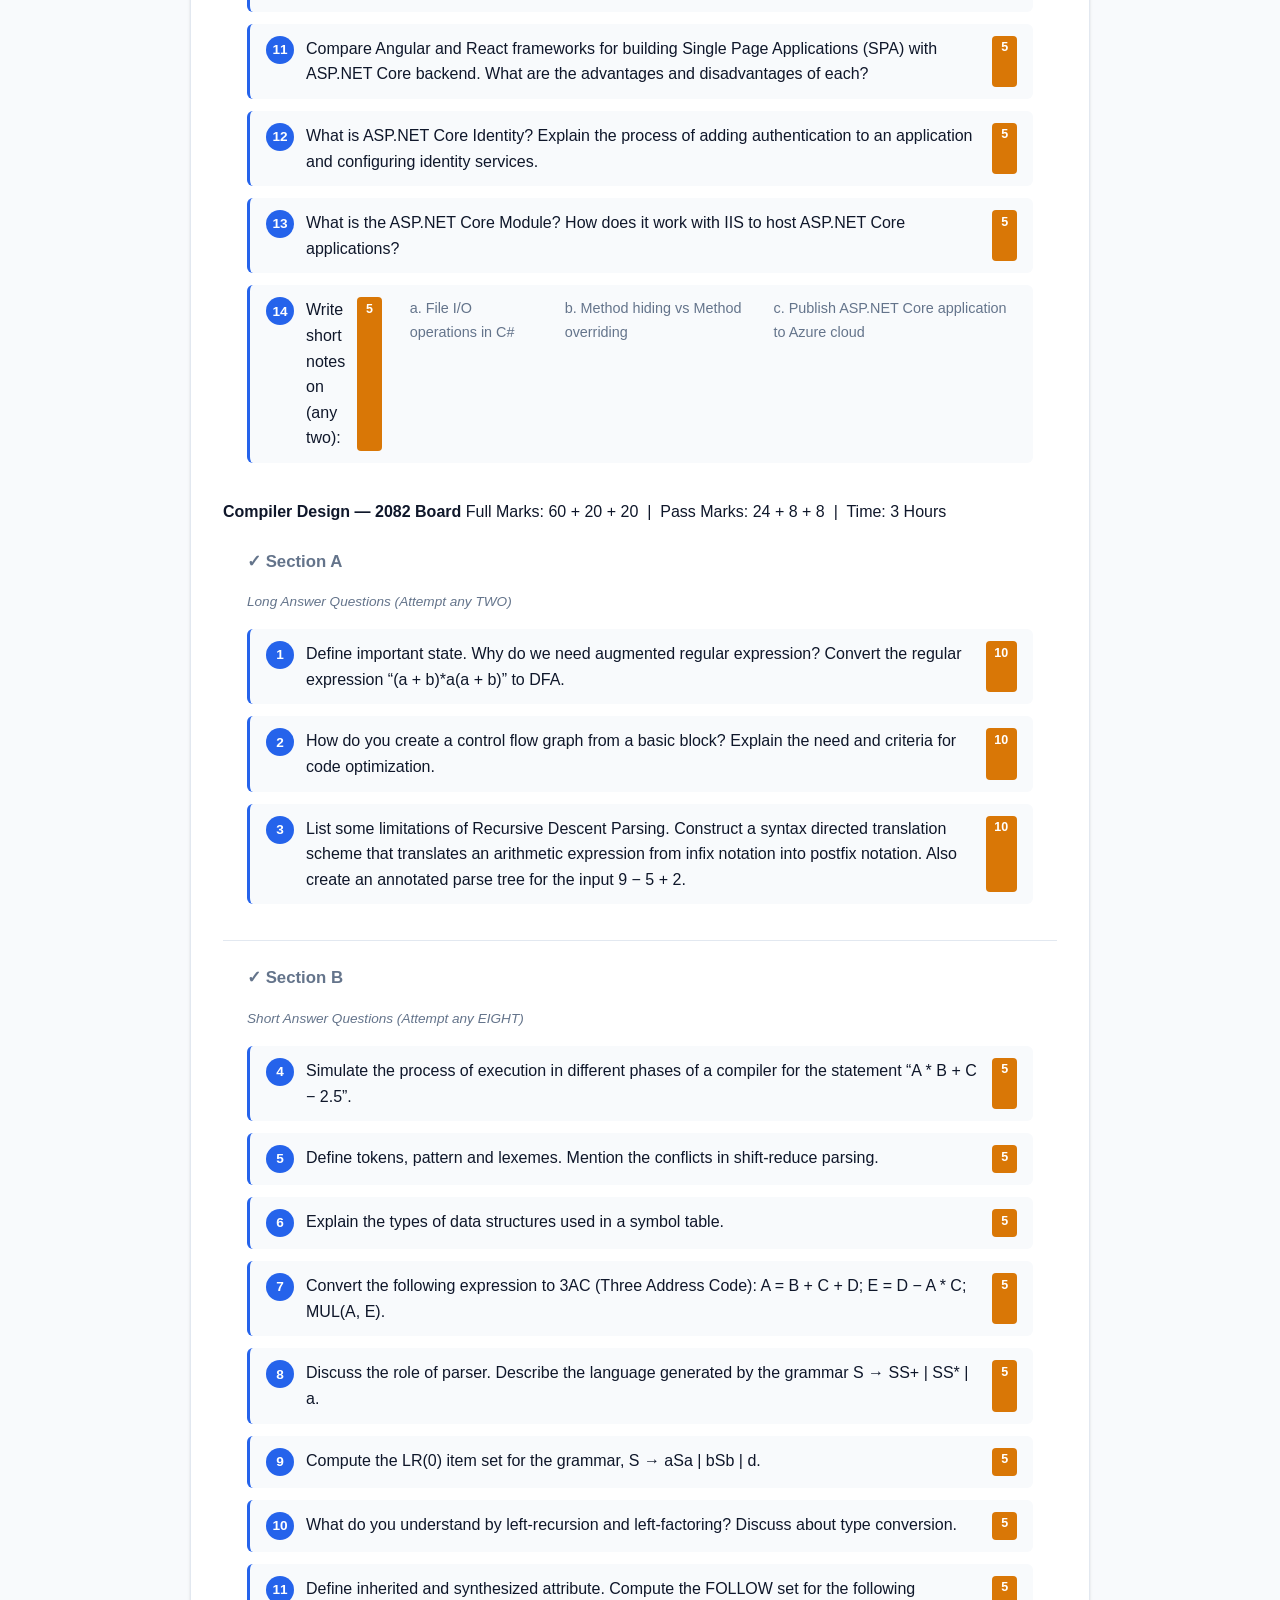
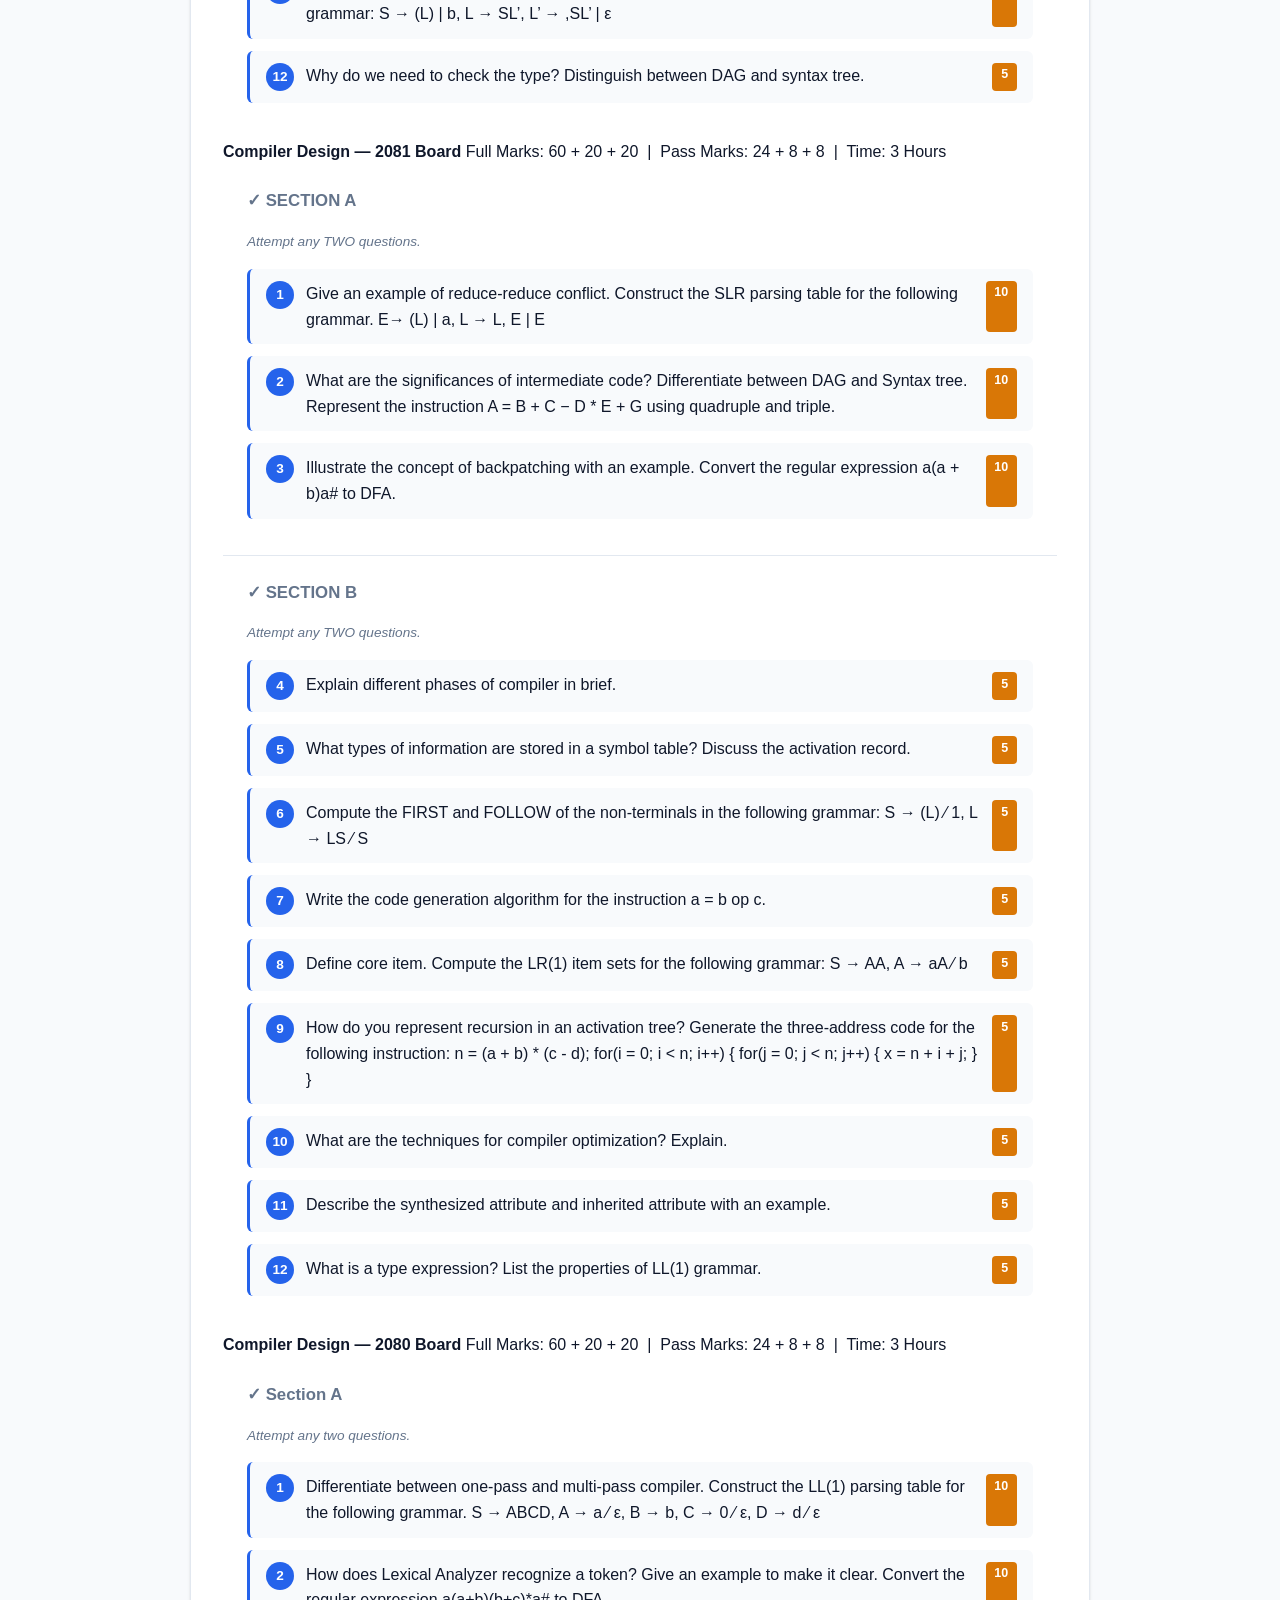
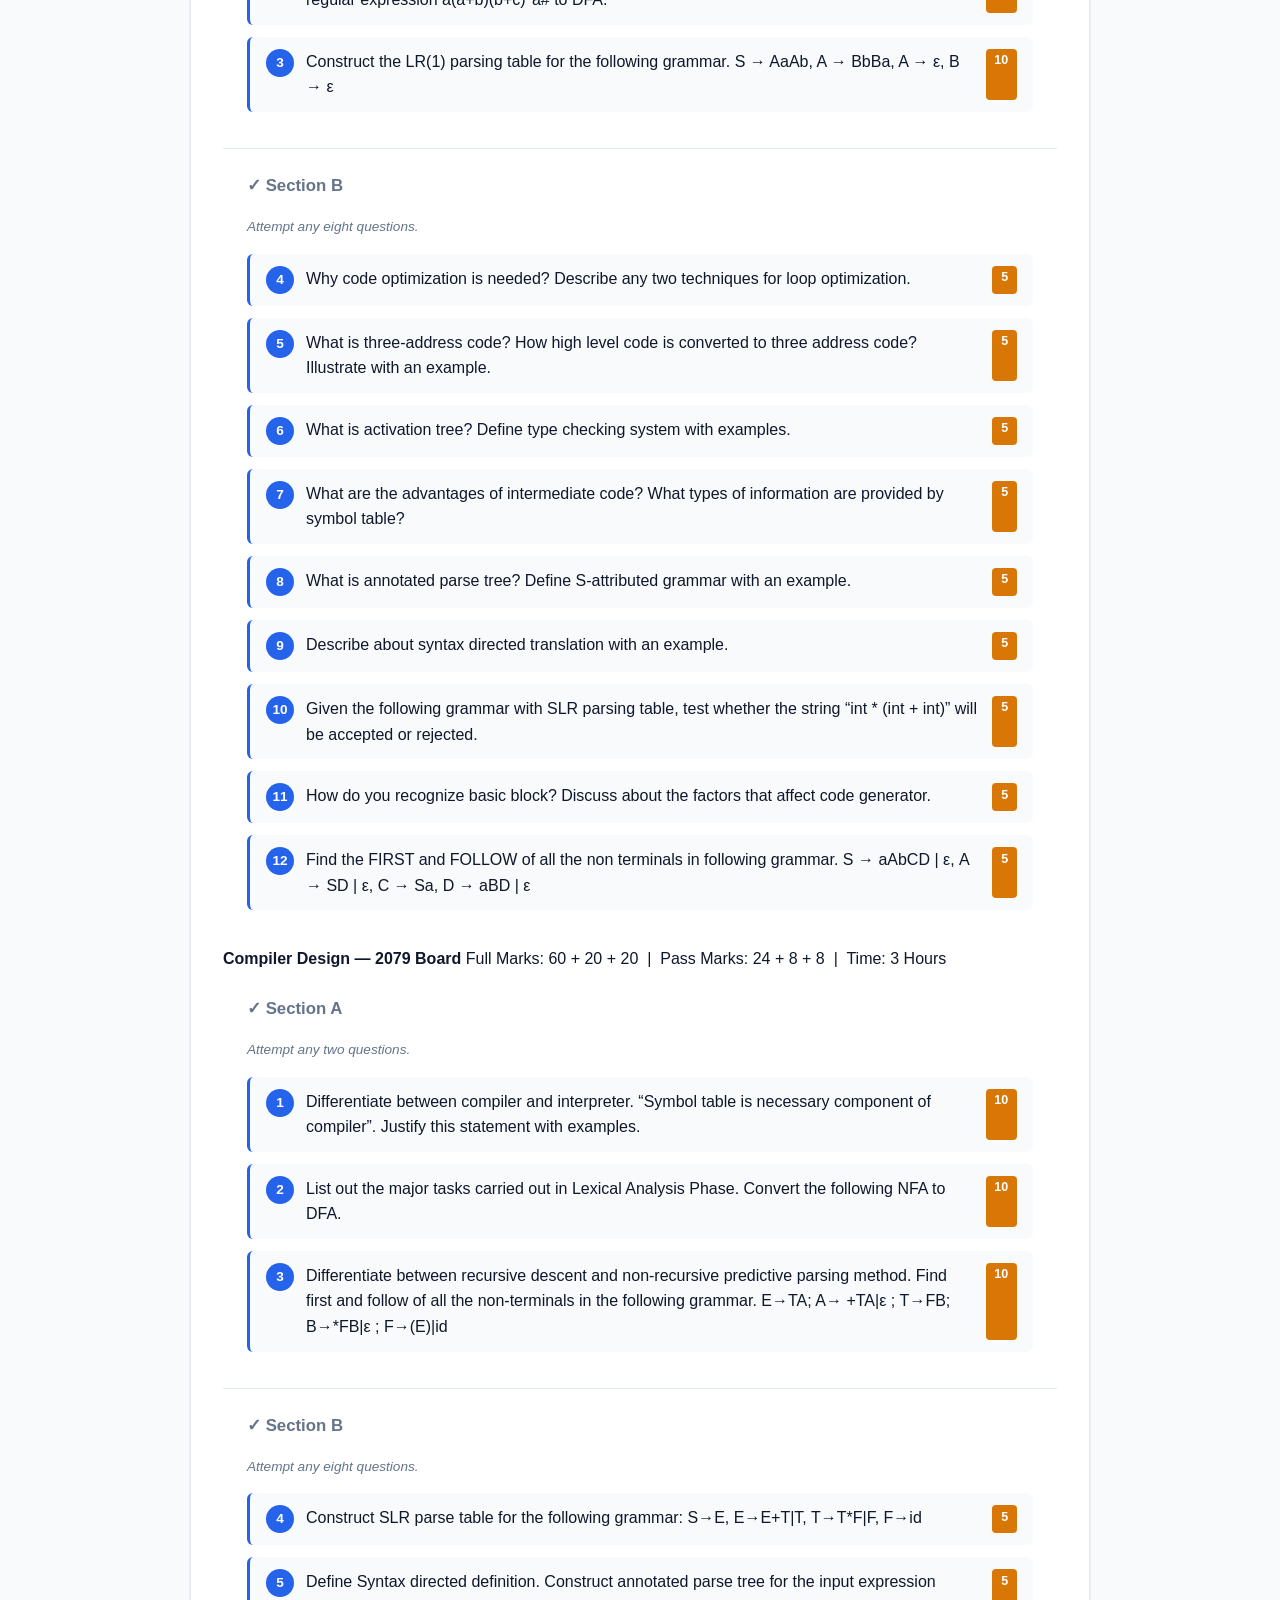
<file: sem6.html>
<!DOCTYPE html>
<html lang="en">
<head>
  <meta charset="UTF-8" />
  <meta name="viewport" content="width=device-width, initial-scale=1.0" />
  <title>BSc CSIT Semester VI | Notes & Past Year Questions - Toya Bsc CSIT</title>
  <meta name="description" content="BSc CSIT Semester VI notes and past year questions. CSC364, CSC365, CSC366, CSC367, CSC368, Elective II." />
  <link rel="stylesheet" href="css/style.css" />
</head>
<body>

  <nav class="navbar">
    <div class="container">
      <a href="index.html" class="brand">
        <span class="brand-icon">T</span>
        <span>Toya Bsc CSIT</span>
      </a>
      <button class="mobile-menu-btn" aria-label="Open menu" aria-expanded="false">&#9776;</button>
      <ul class="nav-links">
        <li><a href="index.html">Home</a></li>
        <li><a href="index.html#semesters">All Semesters</a></li>
        <li><a href="#">Notes</a></li>
        <li><a href="#">PYQs</a></li>
      </ul>
    </div>
  </nav>

  <section class="hero">
    <div class="container">
      <div class="page-header">
        <a href="index.html" class="back-link">&#8592; All Semesters</a>
        <div class="sem-header">
          <span class="sem-icon">💻</span>
          <div class="sem-info">
            <span class="sem-title">Semester VI</span>
            <span class="sem-count">6 Subjects</span>
          </div>
        </div>
      </div>
      <p class="hero-sub">3rd Year, 2nd Semester &mdash; Subject-wise notes and previous year questions.</p>
    </div>
  </section>

  <div class="container">
    <div class="subject-grid">

      <!-- CSC364 Software Engineering -->
      <a href="#se-notes" class="subject-card" data-sem="6" data-code="CSC364">
        <div class="subject-header">
          <span class="subject-name">Software Engineering</span>
          <span class="subject-code">CSC364</span>
        </div>
        <div class="subject-body">
          <button class="subject-btn notes">&#128218; Notes</button>
          <button class="subject-btn pyq">&#128202; Past Year Questions</button>
        </div>
      </a>
      <a href="#se-pyq" class="subject-card" data-sem="6" data-code="CSC364" style="border-left:4px solid var(--warning);">
        <div class="subject-header">
          <span class="subject-name">Software Engineering &mdash; PYQ</span>
          <span class="subject-code">CSC364</span>
        </div>
        <div class="subject-body">
          <button class="subject-btn pyq">&#128202; Past Year Questions</button>
        </div>
      </a>

      <!-- CSC365 Compiler Design and Construction -->
      <a href="#compiler-notes" class="subject-card" data-sem="6" data-code="CSC365">
        <div class="subject-header">
          <span class="subject-name">Compiler Design and Construction</span>
          <span class="subject-code">CSC365</span>
        </div>
        <div class="subject-body">
          <button class="subject-btn notes">&#128218; Notes</button>
          <button class="subject-btn pyq">&#128202; Past Year Questions</button>
        </div>
      </a>
      <a href="#compiler-pyq" class="subject-card" data-sem="6" data-code="CSC365" style="border-left:4px solid var(--warning);">
        <div class="subject-header">
          <span class="subject-name">Compiler Design &mdash; PYQ</span>
          <span class="subject-code">CSC365</span>
        </div>
        <div class="subject-body">
          <button class="subject-btn pyq">&#128202; Past Year Questions</button>
        </div>
      </a>

      <!-- CSC366 E-Governance -->
      <a href="#egov-notes" class="subject-card" data-sem="6" data-code="CSC366">
        <div class="subject-header">
          <span class="subject-name">E-Governance</span>
          <span class="subject-code">CSC366</span>
        </div>
        <div class="subject-body">
          <button class="subject-btn notes">&#128218; Notes</button>
          <button class="subject-btn pyq">&#128202; Past Year Questions</button>
        </div>
      </a>
      <a href="#egov-pyq" class="subject-card" data-sem="6" data-code="CSC366" style="border-left:4px solid var(--warning);">
        <div class="subject-header">
          <span class="subject-name">E-Governance &mdash; PYQ</span>
          <span class="subject-code">CSC366</span>
        </div>
        <div class="subject-body">
          <button class="subject-btn pyq">&#128202; Past Year Questions</button>
        </div>
      </a>

      <!-- CSC367 NET Centric Computing -->
      <a href="#netcentric-notes" class="subject-card" data-sem="6" data-code="CSC367">
        <div class="subject-header">
          <span class="subject-name">NET Centric Computing</span>
          <span class="subject-code">CSC367</span>
        </div>
        <div class="subject-body">
          <button class="subject-btn notes">&#128218; Notes</button>
          <button class="subject-btn pyq">&#128202; Past Year Questions</button>
        </div>
      </a>
      <a href="#netcentric-pyq" class="subject-card" data-sem="6" data-code="CSC367" style="border-left:4px solid var(--warning);">
        <div class="subject-header">
          <span class="subject-name">NET Centric Computing &mdash; PYQ</span>
          <span class="subject-code">CSC367</span>
        </div>
        <div class="subject-body">
          <button class="subject-btn pyq">&#128202; Past Year Questions</button>
        </div>
      </a>

      <!-- CSC368 Technical Writing -->
      <a href="#tw-notes" class="subject-card" data-sem="6" data-code="CSC368">
        <div class="subject-header">
          <span class="subject-name">Technical Writing</span>
          <span class="subject-code">CSC368</span>
        </div>
        <div class="subject-body">
          <button class="subject-btn notes">&#128218; Notes</button>
          <button class="subject-btn pyq">&#128202; Past Year Questions</button>
        </div>
      </a>
      <a href="#tw-pyq" class="subject-card" data-sem="6" data-code="CSC368" style="border-left:4px solid var(--warning);">
        <div class="subject-header">
          <span class="subject-name">Technical Writing &mdash; PYQ</span>
          <span class="subject-code">CSC368</span>
        </div>
        <div class="subject-body">
          <button class="subject-btn pyq">&#128202; Past Year Questions</button>
        </div>
      </a>

      <!-- Elective II -->
      <div class="subject-card" style="background:#f8fafc; cursor:default;">
        <div class="subject-header">
          <span class="subject-name">Elective II</span>
          <span class="subject-code">CSC37x</span>
        </div>
        <div class="subject-body">
          <p style="font-size:0.8rem; color:var(--muted); margin:0;">Choose one elective offered by your college</p>
        </div>
      </div>
      <a href="#elec2-al-notes" class="subject-card" data-sem="6" data-code="CSC369">
        <div class="subject-header">
          <span class="subject-name">Applied Logic</span>
          <span class="subject-code">CSC369</span>
        </div>
        <div class="subject-body">
          <button class="subject-btn notes">&#128218; Notes</button>
          <button class="subject-btn pyq">&#128202; Past Year Questions</button>
        </div>
      </a>
      <a href="#elec2-ec-notes" class="subject-card" data-sem="6" data-code="CSC370">
        <div class="subject-header">
          <span class="subject-name">E-commerce</span>
          <span class="subject-code">CSC370</span>
        </div>
        <div class="subject-body">
          <button class="subject-btn notes">&#128218; Notes</button>
          <button class="subject-btn pyq">&#128202; Past Year Questions</button>
        </div>
      </a>
      <a href="#elec2-ar-notes" class="subject-card" data-sem="6" data-code="CSC371">
        <div class="subject-header">
          <span class="subject-name">Automation and Robotics</span>
          <span class="subject-code">CSC371</span>
        </div>
        <div class="subject-body">
          <button class="subject-btn notes">&#128218; Notes</button>
          <button class="subject-btn pyq">&#128202; Past Year Questions</button>
        </div>
      </a>
      <a href="#elec2-nn-notes" class="subject-card" data-sem="6" data-code="CSC372">
        <div class="subject-header">
          <span class="subject-name">Neural Networks</span>
          <span class="subject-code">CSC372</span>
        </div>
        <div class="subject-body">
          <button class="subject-btn notes">&#128218; Notes</button>
          <button class="subject-btn pyq">&#128202; Past Year Questions</button>
        </div>
      </a>
      <a href="#elec2-chd-notes" class="subject-card" data-sem="6" data-code="CSC373">
        <div class="subject-header">
          <span class="subject-name">Computer Hardware Design</span>
          <span class="subject-code">CSC373</span>
        </div>
        <div class="subject-body">
          <button class="subject-btn notes">&#128218; Notes</button>
          <button class="subject-btn pyq">&#128202; Past Year Questions</button>
        </div>
      </a>
      <a href="#elec2-cs-notes" class="subject-card" data-sem="6" data-code="CSC374">
        <div class="subject-header">
          <span class="subject-name">Cognitive Science</span>
          <span class="subject-code">CSC374</span>
        </div>
        <div class="subject-body">
          <button class="subject-btn notes">&#128218; Notes</button>
          <button class="subject-btn pyq">&#128202; Past Year Questions</button>
        </div>
      </a>

    </div>
  </div>

  <!-- Content Sections -->
  <div class="container" >

    <a id="se-notes"></a>
    <div class="content-section">
      <div class="content-header">
        <a href="sem6.html" class="back-link">&#8592; Back to Semester VI</a>
        <h2>Software Engineering &mdash; Notes</h2>
      </div>
      <div class="content-actions">
        <button class="btn btn-download">&#128466; Download PDF</button>
      </div>
            <div class="content-body">
        <!-- Exam Year Navigation -->
        <div class="exam-year-nav">
          <h3>Exam Year</h3>
          <ul class="exam-year-list">
            <li><a href="#board-2082">SE Question Bank 2082</a></li>
            <li><a href="#board-2081">SE Question Bank 2081</a></li>
            <li><a href="#board-2080">SE Question Bank 2080</a></li>
            <li><a href="#board-modelset2">SE Model Question I</a></li>
            <li><a href="#board-2076">SE Question Bank 2076</a></li>
            <li><a href="#board-2079">SE Question Bank 2079</a></li>
            <li><a href="#board-2077">SE Question Bank 2077</a></li>
          </ul>
        </div>
        <a id="board-2082"></a>
        <!-- ===== 2082 Board ===== -->
        <hr style="margin:2rem 0; border:none; border-top:2px solid var(--primary);">
        <div class="pyq-board">
          <div class="pyq-year-header">
            <strong>Software Engineering &mdash; 2082 Board</strong>
            <span class="pyq-meta">Full Marks: 60 + 20 + 20 &nbsp;|&nbsp; Pass Marks: 24 + 8 + 8 &nbsp;|&nbsp; Time: 3 Hours</span>
          </div>
          <div class="pyq-section">
            <p class="pyq-section-title">&#10003; Section A</p>
            <p class="pyq-instruction">Attempt any TWO questions</p>
            <div class="pyq-question"><span class="pyq-question-number">1</span><span class="pyq-question-text">List different stakeholders involved in software inspection. How software inspection is carried out? Explain</span><span class="pyq-marks">10</span></div>
            <div class="pyq-question"><span class="pyq-question-number">2</span><span class="pyq-question-text">List some advantages of estimation. Explain COCOMO model.</span><span class="pyq-marks">10</span></div>
            <div class="pyq-question"><span class="pyq-question-number">3</span><span class="pyq-question-text">Why do you think software needs to be changed? Explain any one model that can be used to cope with the change.</span><span class="pyq-marks">10</span></div>
          </div>
          <div class="pyq-section">
            <p class="pyq-section-title">&#10003; Section B</p>
            <p class="pyq-instruction">Attempt any EIGHT questions</p>
            <div class="pyq-question"><span class="pyq-question-number">4</span><span class="pyq-question-text">Describe software engineering ethics that needs to be followed. Why is it important?</span><span class="pyq-marks">5</span></div>
            <div class="pyq-question"><span class="pyq-question-number">5</span><span class="pyq-question-text">Differentiate between plan driven and agile development. Explain agile project management.</span><span class="pyq-marks">5</span></div>
            <div class="pyq-question"><span class="pyq-question-number">6</span><span class="pyq-question-text">What do you understand by model driven architecture? Explain.</span><span class="pyq-marks">5</span></div>
            <div class="pyq-question"><span class="pyq-question-number">7</span><span class="pyq-question-text">What are the issues that may occur while implementation? How can these issues be handled?</span><span class="pyq-marks">5</span></div>
            <div class="pyq-question"><span class="pyq-question-number">8</span><span class="pyq-question-text">Explain the process of release testing and user testing.</span><span class="pyq-marks">5</span></div>
            <div class="pyq-question"><span class="pyq-question-number">9</span><span class="pyq-question-text">Define software maintenance. Explain the software maintenance process.</span><span class="pyq-marks">5</span></div>
            <div class="pyq-question"><span class="pyq-question-number">10</span><span class="pyq-question-text">Explain the steps that are carried out during configuration management.</span><span class="pyq-marks">5</span></div>
            <div class="pyq-question"><span class="pyq-question-number">11</span><span class="pyq-question-text">Explain the requirement engineering process.</span><span class="pyq-marks">5</span></div>
            <div class="pyq-question"><span class="pyq-question-number">12</span><span class="pyq-question-text">Write short notes on:</span><span class="pyq-marks">5</span><p class="pyq-short-note">a. Project scheduling</p><p class="pyq-short-note">b. Internet software engineering</p></div>
          </div>
        </div>

        <a id="board-2081"></a>
        <!-- ===== 2081 Board ===== -->
        <hr style="margin:2rem 0; border:none; border-top:2px solid var(--primary);">
        <div class="pyq-board">
          <div class="pyq-year-header">
            <strong>Software Engineering &mdash; 2081 Board</strong>
            <span class="pyq-meta">Full Marks: 60 + 20 + 20 &nbsp;|&nbsp; Pass Marks: 24 + 8 + 8 &nbsp;|&nbsp; Time: 3 Hours</span>
          </div>
          <div class="pyq-section">
            <p class="pyq-section-title">&#10003; SECTION A</p>
            <p class="pyq-instruction">Attempt any TWO question.</p>
            <div class="pyq-question"><span class="pyq-question-number">1</span><span class="pyq-question-text">Explain the importance of software pricing. Highlight COCOMO cost modeling technique. List its disadvantage.</span><span class="pyq-marks">10</span></div>
            <div class="pyq-question"><span class="pyq-question-number">2</span><span class="pyq-question-text">Draw use case diagram, class diagram and sequence diagram for online book recommendation system. Make your own assumptions.</span><span class="pyq-marks">10</span></div>
            <div class="pyq-question"><span class="pyq-question-number">3</span><span class="pyq-question-text">What do you understand by software process model? Explain different software process activities.</span><span class="pyq-marks">10</span></div>
          </div>
          <div class="pyq-section">
            <p class="pyq-section-title">&#10003; SECTION B</p>
            <p class="pyq-instruction">Attempt any EIGHT question.</p>
            <div class="pyq-question"><span class="pyq-question-number">4</span><span class="pyq-question-text">How risk management is carried out during software development? Explain.</span><span class="pyq-marks">5</span></div>
            <div class="pyq-question"><span class="pyq-question-number">5</span><span class="pyq-question-text">&ldquo;Software maintenance is one of the most importance activity.&rdquo; Justify the statement with an example.</span><span class="pyq-marks">5</span></div>
            <div class="pyq-question"><span class="pyq-question-number">6</span><span class="pyq-question-text">Difference between verification and validation. Explain software inspection process.</span><span class="pyq-marks">5</span></div>
            <div class="pyq-question"><span class="pyq-question-number">7</span><span class="pyq-question-text">What do you understand by design patterns? What role does it have in object oriented design.</span><span class="pyq-marks">5</span></div>
            <div class="pyq-question"><span class="pyq-question-number">8</span><span class="pyq-question-text">Explain any one application of architecture.</span><span class="pyq-marks">5</span></div>
            <div class="pyq-question"><span class="pyq-question-number">9</span><span class="pyq-question-text">Differentiate between structural and behavioral models. What is the importance of behavioral model.</span><span class="pyq-marks">5</span></div>
            <div class="pyq-question"><span class="pyq-question-number">10</span><span class="pyq-question-text">Briefly explain on the requirements of engineering process.</span><span class="pyq-marks">5</span></div>
            <div class="pyq-question"><span class="pyq-question-number">11</span><span class="pyq-question-text">What are the principles of agile development? Explain agile development techniques.</span><span class="pyq-marks">5</span></div>
            <div class="pyq-question"><span class="pyq-question-number">12</span><span class="pyq-question-text">Write short notes on:</span><span class="pyq-marks">5</span><p class="pyq-short-note">System engineering</p><p class="pyq-short-note">Release testing</p></div>
          </div>
        </div>

        <a id="board-2080"></a>
        <!-- ===== 2080 Board ===== -->
        <hr style="margin:2rem 0; border:none; border-top:2px solid var(--primary);">
        <div class="pyq-board">
          <div class="pyq-year-header">
            <strong>Software Engineering &mdash; 2080 Board</strong>
            <span class="pyq-meta">Full Marks: 60 + 20 + 20 &nbsp;|&nbsp; Pass Marks: 24 + 8 + 8 &nbsp;|&nbsp; Time: 3 Hours</span>
          </div>
          <div class="pyq-section">
            <p class="pyq-section-title">&#10003; Group A</p>
            <p class="pyq-instruction">Attempt any two questions.</p>
            <div class="pyq-question"><span class="pyq-question-number">1</span><span class="pyq-question-text">In the software development process, how does software configuration management facilitate the changes that may occur during different stages of a software development life cycle? Justify your explanation with example.</span><span class="pyq-marks">10</span></div>
            <div class="pyq-question"><span class="pyq-question-number">2</span><span class="pyq-question-text">Explain the main activities used in requirements engineering. What are the desirable characteristics of a good SRS documents? Explain with example.</span><span class="pyq-marks">10</span></div>
            <div class="pyq-question"><span class="pyq-question-number">3</span><span class="pyq-question-text">Explain architectural views. Illustrate on layered architecture, repository architecture, and pipe and filter architecture.</span><span class="pyq-marks">10</span></div>
          </div>
          <div class="pyq-section">
            <p class="pyq-section-title">&#10003; Group B</p>
            <p class="pyq-instruction">Attempt any eight questions.</p>
            <div class="pyq-question"><span class="pyq-question-number">4</span><span class="pyq-question-text">Explain software engineering ethics with example.</span><span class="pyq-marks">5</span></div>
            <div class="pyq-question"><span class="pyq-question-number">5</span><span class="pyq-question-text">Differentiate between evolutionary and throw-away prototyping model.</span><span class="pyq-marks">5</span></div>
            <div class="pyq-question"><span class="pyq-question-number">6</span><span class="pyq-question-text">Differentiate plan driven and agile development.</span><span class="pyq-marks">5</span></div>
            <div class="pyq-question"><span class="pyq-question-number">7</span><span class="pyq-question-text">What is the difference between functional and non-functional requirement? Which is more critical and why?</span><span class="pyq-marks">5</span></div>
            <div class="pyq-question"><span class="pyq-question-number">8</span><span class="pyq-question-text">What is release testing? Differentiate between release testing and system testing.</span><span class="pyq-marks">5</span></div>
            <div class="pyq-question"><span class="pyq-question-number">9</span><span class="pyq-question-text">What do you mean by legacy system? Explain its importance.</span><span class="pyq-marks">5</span></div>
            <div class="pyq-question"><span class="pyq-question-number">10</span><span class="pyq-question-text">Draw use case diagram and class diagram for online bus ticketing system.</span><span class="pyq-marks">5</span></div>
            <div class="pyq-question"><span class="pyq-question-number">11</span><span class="pyq-question-text">Explain the behavioral model with example.</span><span class="pyq-marks">5</span></div>
            <div class="pyq-question"><span class="pyq-question-number">12</span><span class="pyq-question-text">Explain COCOMO model.</span><span class="pyq-marks">5</span></div>
          </div>
        </div>

        <!-- ===== Model Set I ===== -->

        <a id="board-2079"></a>
        <!-- ===== 2079 Board ===== -->
        <hr style="margin:2rem 0; border:none; border-top:2px solid var(--primary);">
        <div class="pyq-board">
          <div class="pyq-year-header">
            <strong>Software Engineering &mdash; 2079 Board</strong>
            <span class="pyq-meta">Full Marks: 60 + 20 + 20 &nbsp;|&nbsp; Pass Marks: 24 + 8 + 8 &nbsp;|&nbsp; Time: 3 Hours</span>
          </div>
          <div class="pyq-section">
            <p class="pyq-section-title">&#10003; Group A</p>
            <p class="pyq-instruction">Attempt any two questions.</p>
            <div class="pyq-question"><span class="pyq-question-number">1</span><span class="pyq-question-text">Explain how prototyping model help in developing software? Differentiate between Evolutionary and throw-away prototype model.</span><span class="pyq-marks">10</span></div>
            <div class="pyq-question"><span class="pyq-question-number">2</span><span class="pyq-question-text">Differentiate between functional and non-functional requirement. Describe any three functional and non-functional requirement for library management system.</span><span class="pyq-marks">10</span></div>
            <div class="pyq-question"><span class="pyq-question-number">3</span><span class="pyq-question-text">Explain in detail about the activities carried out in software configuration management. Why it is required?</span><span class="pyq-marks">10</span></div>
          </div>
          <div class="pyq-section">
            <p class="pyq-section-title">&#10003; Group B</p>
            <p class="pyq-instruction">Attempt any eight questions.</p>
            <div class="pyq-question"><span class="pyq-question-number">4</span><span class="pyq-question-text">Explain the Agile software development and its applications.</span><span class="pyq-marks">5</span></div>
            <div class="pyq-question"><span class="pyq-question-number">5</span><span class="pyq-question-text">Differentiate between software engineering and system engineering.</span><span class="pyq-marks">5</span></div>
            <div class="pyq-question"><span class="pyq-question-number">6</span><span class="pyq-question-text">What do you understand by software quality assurance?</span><span class="pyq-marks">5</span></div>
            <div class="pyq-question"><span class="pyq-question-number">7</span><span class="pyq-question-text">What is behavioral model? Explain with an example.</span><span class="pyq-marks">5</span></div>
            <div class="pyq-question"><span class="pyq-question-number">8</span><span class="pyq-question-text">Explain the component based software engineering.</span><span class="pyq-marks">5</span></div>
            <div class="pyq-question"><span class="pyq-question-number">9</span><span class="pyq-question-text">Draw use case diagram and sequence diagram for online movie ticketing system.</span><span class="pyq-marks">5</span></div>
            <div class="pyq-question"><span class="pyq-question-number">10</span><span class="pyq-question-text">Differentiate between verification and validation. Explain the software Inspection process.</span><span class="pyq-marks">5</span></div>
            <div class="pyq-question"><span class="pyq-question-number">11</span><span class="pyq-question-text">Differentiate between reengineering and reverse engineering.</span><span class="pyq-marks">5</span></div>
            <div class="pyq-question"><span class="pyq-question-number">12</span><span class="pyq-question-text">Suppose that a project was estimated to be 400 KLOC. Calculate the effort and development time for organic and semidetached.</span><span class="pyq-marks">5</span></div>
          </div>
        </div>
      </div>
        <a id="board-2077"></a>
        <!-- ===== 2077 Board ===== -->
        <hr style="margin:2rem 0; border:none; border-top:2px solid var(--primary);">
        <div class="pyq-board">
          <div class="pyq-year-header">
            <strong>Software Engineering &mdash; 2077 Board</strong>
            <span class="pyq-meta">Full Marks: 60 + 20 + 20 &nbsp;|&nbsp; Pass Marks: 24 + 8 + 8 &nbsp;|&nbsp; Time: 3 Hours</span>
          </div>
          <div class="pyq-section">
            <p class="pyq-section-title">&#10003; Group A</p>
            <p class="pyq-instruction">Attempt any two questions.</p>
            <div class="pyq-question"><span class="pyq-question-number">1</span><span class="pyq-question-text">Explain the detail tasks in a software configuration management process with example.</span><span class="pyq-marks">10</span></div>
            <div class="pyq-question"><span class="pyq-question-number">2</span><span class="pyq-question-text">Explain the agile software development. Compare between agile software development with prototyping software development.</span><span class="pyq-marks">10</span></div>
            <div class="pyq-question"><span class="pyq-question-number">3</span><span class="pyq-question-text">Compare between verification and validation. why validation is particularly difficult process? Explain with example.</span><span class="pyq-marks">10</span></div>
          </div>
          <div class="pyq-section">
            <p class="pyq-section-title">&#10003; Group B</p>
            <p class="pyq-instruction">Attempt any eight questions.</p>
            <div class="pyq-question"><span class="pyq-question-number">4</span><span class="pyq-question-text">What are the good characteristics of software? Explain.</span><span class="pyq-marks">5</span></div>
            <div class="pyq-question"><span class="pyq-question-number">5</span><span class="pyq-question-text">Explain the process of requirement engineering.</span><span class="pyq-marks">5</span></div>
            <div class="pyq-question"><span class="pyq-question-number">6</span><span class="pyq-question-text">Differentiate between waterfall model and spiral model.</span><span class="pyq-marks">5</span></div>
            <div class="pyq-question"><span class="pyq-question-number">7</span><span class="pyq-question-text">Explain the software quality assurance with example.</span><span class="pyq-marks">5</span></div>
            <div class="pyq-question"><span class="pyq-question-number">8</span><span class="pyq-question-text">Discuss the structure of SRS document.</span><span class="pyq-marks">5</span></div>
            <div class="pyq-question"><span class="pyq-question-number">9</span><span class="pyq-question-text">Explain with example how COCOMO can be used for software cost estimation?</span><span class="pyq-marks">5</span></div>
            <div class="pyq-question"><span class="pyq-question-number">10</span><span class="pyq-question-text">Discuss with example of reuse base software engineering.</span><span class="pyq-marks">5</span></div>
            <div class="pyq-question"><span class="pyq-question-number">11</span><span class="pyq-question-text">Write down the software version control process.</span><span class="pyq-marks">5</span></div>
            <div class="pyq-question"><span class="pyq-question-number">12</span><span class="pyq-question-text">Differentiate between Alpha testing and Beta testing.</span><span class="pyq-marks">5</span></div>
          </div>
        </div>

        <a id="board-2076"></a>
        <!-- ===== 2076 Board ===== -->
        <hr style="margin:2rem 0; border:none; border-top:2px solid var(--primary);">
        <div class="pyq-board">
          <div class="pyq-year-header">
            <strong>Software Engineering &mdash; 2076 Board</strong>
            <span class="pyq-meta">Full Marks: 60 + 20 + 20 &nbsp;|&nbsp; Pass Marks: 24 + 8 + 8 &nbsp;|&nbsp; Time: 3 Hours</span>
          </div>
          <div class="pyq-section">
            <p class="pyq-section-title">&#10003; Group A</p>
            <p class="pyq-instruction">Attempt any Ten questions.</p>
            <div class="pyq-question"><span class="pyq-question-number">1</span><span class="pyq-question-text">Explain system modeling with suitable example.</span><span class="pyq-marks">5</span></div>
            <div class="pyq-question"><span class="pyq-question-number">2</span><span class="pyq-question-text">What is software process model? Discuss waterfall model with its merits and demerits.</span><span class="pyq-marks">5</span></div>
            <div class="pyq-question"><span class="pyq-question-number">3</span><span class="pyq-question-text">Discuss different types of risks which are likely to arise in software projects. Briefly explain risk analysis stage during risk management process.</span><span class="pyq-marks">5</span></div>
            <div class="pyq-question"><span class="pyq-question-number">4</span><span class="pyq-question-text">Briefly explain functional, non-functional, and domain requirements.</span><span class="pyq-marks">5</span></div>
            <div class="pyq-question"><span class="pyq-question-number">5</span><span class="pyq-question-text">What are rapid prototyping techniques? Briefly explain different rapid prototyping techniques</span><span class="pyq-marks">5</span></div>
            <div class="pyq-question"><span class="pyq-question-number">6</span><span class="pyq-question-text">What is formal specification? Discuss interface specification in detail.</span><span class="pyq-marks">5</span></div>
            <div class="pyq-question"><span class="pyq-question-number">7</span><span class="pyq-question-text">What are the activities of architectural design process? Discuss abstract machine model.</span><span class="pyq-marks">5</span></div>
            <div class="pyq-question"><span class="pyq-question-number">8</span><span class="pyq-question-text">What is modular decomposition? Discuss object oriented model of decomposition.</span><span class="pyq-marks">5</span></div>
            <div class="pyq-question"><span class="pyq-question-number">9</span><span class="pyq-question-text">Discuss the importance of use case diagram in object-oriented development. Draw a use case diagram for library system.</span><span class="pyq-marks">5</span></div>
            <div class="pyq-question"><span class="pyq-question-number">10</span><span class="pyq-question-text">What is clean room software development? Discuss the characteristics of cleanroom software development.</span><span class="pyq-marks">5</span></div>
            <div class="pyq-question"><span class="pyq-question-number">11</span><span class="pyq-question-text">Discuss path testing with suitable example.</span><span class="pyq-marks">5</span></div>
            <div class="pyq-question"><span class="pyq-question-number">12</span><span class="pyq-question-text">Write Short notes on:</span><span class="pyq-marks">5</span><p class="pyq-short-note">a. Reliability validation</p><p class="pyq-short-note">b. Reverse engineering</p></div>
          </div>
        </div>

    </div>

    <a id="compiler-notes"></a>
    <div class="content-section">
      <div class="content-header">
        <a href="sem6.html" class="back-link">&#8592; Back to Semester VI</a>
        <h2>Compiler Design and Construction &mdash; Notes</h2>
      </div>
      <div class="content-actions">
        <button class="btn btn-download">&#128466; Download PDF</button>
      </div>
      <div class="content-body">
        <p><strong>Compiler Design (CSC365)</strong> covers phases of compiler and parsing techniques.</p>
        <div class="note-box">
          <strong>Key Topics:</strong> Compiler structure, lexical analysis, syntax analysis, parsing (top-down/bottom-up), syntax-directed translation, intermediate code, code optimization, code generation, symbol table, error handling.
        </div>
        <h3>Phases</h3>
        <ul>
          <li>Lexical analysis: tokens, regular expressions, finite automata.</li>
          <li>Syntax analysis: CFG, derivations, parse trees.</li>
          <li>Parsing: LL(1), LR(0), SLR, LR(1), LALR.</li>
          <li>Intermediate code: three-address code, quadruples, triples.</li>
          <li>Code optimization: local and global optimization.</li>
        </ul>
      </div>
    </div>

    <a id="compiler-pyq"></a>
    <div class="content-section">
      <div class="content-header">
        <a href="sem6.html" class="back-link">&#8592; Back to Semester VI</a>
        <h2>Compiler Design &mdash; Past Year Questions</h2>
      </div>
      <div class="content-actions">
        <button class="btn btn-download">&#128466; Download PYQ PDF</button>
      </div>
      <div class="content-body">
        <!-- ===== Model-Set-I ===== -->
        <a id="board-cd-modelset"></a>
        <div class="pyq-board">
          <div class="pyq-year-header">
            <strong>Compiler Design &mdash; Model Set-I</strong>
            <span class="pyq-meta">Full Marks: 60 + 20 + 20 &nbsp;|&nbsp; Pass Marks: 24 + 8 + 8 &nbsp;|&nbsp; Time: 3 Hours</span>
          </div>
          <div class="pyq-section">
            <p class="pyq-section-title">&#10003; Section A</p>
            <p class="pyq-instruction">Attempt any TWO questions.</p>
            <div class="pyq-question"><span class="pyq-question-number">1</span><span class="pyq-question-text">What is ambiguous grammar? Explain the &ldquo;Dangling Else&rdquo; problem with example. Show how to resolve it.</span><span class="pyq-marks">10</span></div>
            <div class="pyq-question"><span class="pyq-question-number">2</span><span class="pyq-question-text">What are different Action Result Types in ASP.NET Core MVC? Explain with examples. Design an API Controller that returns JSON response for a Product entity (ProductId, Name, Price, Category) with GET, POST, PUT, and DELETE operations.</span><span class="pyq-marks">10</span></div>
            <div class="pyq-question"><span class="pyq-question-number">3</span><span class="pyq-question-text">Differentiate between .NET, .NET Core, and Mono frameworks. Explain the compilation and execution process of .NET applications covering CLI, MSIL, and CLR. Discuss different hosting models for ASP.NET Core applications: IIS, Nginx, Kestrel, and Docker containerization.</span><span class="pyq-marks">10</span></div>
          </div>
          <div class="pyq-section">
            <p class="pyq-section-title">&#10003; Section B</p>
            <p class="pyq-instruction">Attempt any EIGHT questions.</p>
            <div class="pyq-question"><span class="pyq-question-number">4</span><span class="pyq-question-text">What are indexers in C#? How are they different from properties? Explain with an example.</span><span class="pyq-marks">5</span></div>
            <div class="pyq-question"><span class="pyq-question-number">5</span><span class="pyq-question-text">Explain the async/await pattern in C#. Why is asynchronous programming important in web applications? Provide a simple example.</span><span class="pyq-marks">5</span></div>
            <div class="pyq-question"><span class="pyq-question-number">6</span><span class="pyq-question-text">Describe the ASP.NET Core architecture overview. How does it differ from traditional ASP.NET framework architecture?</span><span class="pyq-marks">5</span></div>
            <div class="pyq-question"><span class="pyq-question-number">7</span><span class="pyq-question-text">What is model binding in ASP.NET Core? Explain server-side model validation with data annotations.</span><span class="pyq-marks">5</span></div>
            <div class="pyq-question"><span class="pyq-question-number">8</span><span class="pyq-question-text">Explain the role of Connection, Command, Reader, and Adapter classes in ADO.NET. How do they work together to perform database operations?</span><span class="pyq-marks">5</span></div>
            <div class="pyq-question"><span class="pyq-question-number">9</span><span class="pyq-question-text">What is TempData? How is it different from Session state and ViewData? When would you use TempData over other state management techniques?</span><span class="pyq-marks">5</span></div>
            <div class="pyq-question"><span class="pyq-question-number">10</span><span class="pyq-question-text">Explain the use of Cache as a server-side state management strategy. What are the benefits of caching in web applications?</span><span class="pyq-marks">5</span></div>
            <div class="pyq-question"><span class="pyq-question-number">11</span><span class="pyq-question-text">Compare Angular and React frameworks for building Single Page Applications (SPA) with ASP.NET Core backend. What are the advantages and disadvantages of each?</span><span class="pyq-marks">5</span></div>
            <div class="pyq-question"><span class="pyq-question-number">12</span><span class="pyq-question-text">What is ASP.NET Core Identity? Explain the process of adding authentication to an application and configuring identity services.</span><span class="pyq-marks">5</span></div>
            <div class="pyq-question"><span class="pyq-question-number">13</span><span class="pyq-question-text">What is the ASP.NET Core Module? How does it work with IIS to host ASP.NET Core applications?</span><span class="pyq-marks">5</span></div>
            <div class="pyq-question"><span class="pyq-question-number">14</span><span class="pyq-question-text">Write short notes on (any two):</span><span class="pyq-marks">5</span><p class="pyq-short-note">a. File I/O operations in C#</p><p class="pyq-short-note">b. Method hiding vs Method overriding</p><p class="pyq-short-note">c. Publish ASP.NET Core application to Azure cloud</p></div>
          </div>
        </div>

        <!-- ===== 2082-new Board ===== -->
        <a id="board-cd-2082"></a>
        <div class="pyq-board">
          <div class="pyq-year-header">
            <strong>Compiler Design &mdash; 2082 Board</strong>
            <span class="pyq-meta">Full Marks: 60 + 20 + 20 &nbsp;|&nbsp; Pass Marks: 24 + 8 + 8 &nbsp;|&nbsp; Time: 3 Hours</span>
          </div>
          <div class="pyq-section">
            <p class="pyq-section-title">&#10003; Section A</p>
            <p class="pyq-instruction">Long Answer Questions (Attempt any TWO)</p>
            <div class="pyq-question"><span class="pyq-question-number">1</span><span class="pyq-question-text">Define important state. Why do we need augmented regular expression? Convert the regular expression &ldquo;(a + b)*a(a + b)&rdquo; to DFA.</span><span class="pyq-marks">10</span></div>
            <div class="pyq-question"><span class="pyq-question-number">2</span><span class="pyq-question-text">How do you create a control flow graph from a basic block? Explain the need and criteria for code optimization.</span><span class="pyq-marks">10</span></div>
            <div class="pyq-question"><span class="pyq-question-number">3</span><span class="pyq-question-text">List some limitations of Recursive Descent Parsing. Construct a syntax directed translation scheme that translates an arithmetic expression from infix notation into postfix notation. Also create an annotated parse tree for the input 9 &minus; 5 + 2.</span><span class="pyq-marks">10</span></div>
          </div>
          <div class="pyq-section">
            <p class="pyq-section-title">&#10003; Section B</p>
            <p class="pyq-instruction">Short Answer Questions (Attempt any EIGHT)</p>
            <div class="pyq-question"><span class="pyq-question-number">4</span><span class="pyq-question-text">Simulate the process of execution in different phases of a compiler for the statement &ldquo;A * B + C &minus; 2.5&rdquo;.</span><span class="pyq-marks">5</span></div>
            <div class="pyq-question"><span class="pyq-question-number">5</span><span class="pyq-question-text">Define tokens, pattern and lexemes. Mention the conflicts in shift-reduce parsing.</span><span class="pyq-marks">5</span></div>
            <div class="pyq-question"><span class="pyq-question-number">6</span><span class="pyq-question-text">Explain the types of data structures used in a symbol table.</span><span class="pyq-marks">5</span></div>
            <div class="pyq-question"><span class="pyq-question-number">7</span><span class="pyq-question-text">Convert the following expression to 3AC (Three Address Code): A = B + C + D; E = D &minus; A * C; MUL(A, E).</span><span class="pyq-marks">5</span></div>
            <div class="pyq-question"><span class="pyq-question-number">8</span><span class="pyq-question-text">Discuss the role of parser. Describe the language generated by the grammar S &rarr; SS+ | SS* | a.</span><span class="pyq-marks">5</span></div>
            <div class="pyq-question"><span class="pyq-question-number">9</span><span class="pyq-question-text">Compute the LR(0) item set for the grammar, S &rarr; aSa | bSb | d.</span><span class="pyq-marks">5</span></div>
            <div class="pyq-question"><span class="pyq-question-number">10</span><span class="pyq-question-text">What do you understand by left-recursion and left-factoring? Discuss about type conversion.</span><span class="pyq-marks">5</span></div>
            <div class="pyq-question"><span class="pyq-question-number">11</span><span class="pyq-question-text">Define inherited and synthesized attribute. Compute the FOLLOW set for the following grammar: S &rarr; (L) | b, L &rarr; SL&rsquo;, L&rsquo; &rarr; ,SL&rsquo; | &epsilon;</span><span class="pyq-marks">5</span></div>
            <div class="pyq-question"><span class="pyq-question-number">12</span><span class="pyq-question-text">Why do we need to check the type? Distinguish between DAG and syntax tree.</span><span class="pyq-marks">5</span></div>
          </div>
        </div>

        <!-- ===== 2081 Board ===== -->
        <a id="board-cd-2081"></a>
        <div class="pyq-board">
          <div class="pyq-year-header">
            <strong>Compiler Design &mdash; 2081 Board</strong>
            <span class="pyq-meta">Full Marks: 60 + 20 + 20 &nbsp;|&nbsp; Pass Marks: 24 + 8 + 8 &nbsp;|&nbsp; Time: 3 Hours</span>
          </div>
          <div class="pyq-section">
            <p class="pyq-section-title">&#10003; SECTION A</p>
            <p class="pyq-instruction">Attempt any TWO questions.</p>
            <div class="pyq-question"><span class="pyq-question-number">1</span><span class="pyq-question-text">Give an example of reduce-reduce conflict. Construct the SLR parsing table for the following grammar. E&rarr; (L) | a, L &rarr; L, E | E</span><span class="pyq-marks">10</span></div>
            <div class="pyq-question"><span class="pyq-question-number">2</span><span class="pyq-question-text">What are the significances of intermediate code? Differentiate between DAG and Syntax tree. Represent the instruction A = B + C &minus; D * E + G using quadruple and triple.</span><span class="pyq-marks">10</span></div>
            <div class="pyq-question"><span class="pyq-question-number">3</span><span class="pyq-question-text">Illustrate the concept of backpatching with an example. Convert the regular expression a(a + b)a# to DFA.</span><span class="pyq-marks">10</span></div>
          </div>
          <div class="pyq-section">
            <p class="pyq-section-title">&#10003; SECTION B</p>
            <p class="pyq-instruction">Attempt any TWO questions.</p>
            <div class="pyq-question"><span class="pyq-question-number">4</span><span class="pyq-question-text">Explain different phases of compiler in brief.</span><span class="pyq-marks">5</span></div>
            <div class="pyq-question"><span class="pyq-question-number">5</span><span class="pyq-question-text">What types of information are stored in a symbol table? Discuss the activation record.</span><span class="pyq-marks">5</span></div>
            <div class="pyq-question"><span class="pyq-question-number">6</span><span class="pyq-question-text">Compute the FIRST and FOLLOW of the non-terminals in the following grammar: S &rarr; (L) &frasl; 1, L &rarr; LS &frasl; S</span><span class="pyq-marks">5</span></div>
            <div class="pyq-question"><span class="pyq-question-number">7</span><span class="pyq-question-text">Write the code generation algorithm for the instruction a = b op c.</span><span class="pyq-marks">5</span></div>
            <div class="pyq-question"><span class="pyq-question-number">8</span><span class="pyq-question-text">Define core item. Compute the LR(1) item sets for the following grammar: S &rarr; AA, A &rarr; aA &frasl; b</span><span class="pyq-marks">5</span></div>
            <div class="pyq-question"><span class="pyq-question-number">9</span><span class="pyq-question-text">How do you represent recursion in an activation tree? Generate the three-address code for the following instruction: n = (a + b) * (c - d); for(i = 0; i &lt; n; i++) { for(j = 0; j &lt; n; j++) { x = n + i + j; } }</span><span class="pyq-marks">5</span></div>
            <div class="pyq-question"><span class="pyq-question-number">10</span><span class="pyq-question-text">What are the techniques for compiler optimization? Explain.</span><span class="pyq-marks">5</span></div>
            <div class="pyq-question"><span class="pyq-question-number">11</span><span class="pyq-question-text">Describe the synthesized attribute and inherited attribute with an example.</span><span class="pyq-marks">5</span></div>
            <div class="pyq-question"><span class="pyq-question-number">12</span><span class="pyq-question-text">What is a type expression? List the properties of LL(1) grammar.</span><span class="pyq-marks">5</span></div>
          </div>
        </div>

        <!-- ===== 2080 Board ===== -->
        <a id="board-cd-2080"></a>
        <div class="pyq-board">
          <div class="pyq-year-header">
            <strong>Compiler Design &mdash; 2080 Board</strong>
            <span class="pyq-meta">Full Marks: 60 + 20 + 20 &nbsp;|&nbsp; Pass Marks: 24 + 8 + 8 &nbsp;|&nbsp; Time: 3 Hours</span>
          </div>
          <div class="pyq-section">
            <p class="pyq-section-title">&#10003; Section A</p>
            <p class="pyq-instruction">Attempt any two questions.</p>
            <div class="pyq-question"><span class="pyq-question-number">1</span><span class="pyq-question-text">Differentiate between one-pass and multi-pass compiler. Construct the LL(1) parsing table for the following grammar. S &rarr; ABCD, A &rarr; a &frasl; &epsilon;, B &rarr; b, C &rarr; 0 &frasl; &epsilon;, D &rarr; d &frasl; &epsilon;</span><span class="pyq-marks">10</span></div>
            <div class="pyq-question"><span class="pyq-question-number">2</span><span class="pyq-question-text">How does Lexical Analyzer recognize a token? Give an example to make it clear. Convert the regular expression a(a+b)(b+c)*a# to DFA.</span><span class="pyq-marks">10</span></div>
            <div class="pyq-question"><span class="pyq-question-number">3</span><span class="pyq-question-text">Construct the LR(1) parsing table for the following grammar. S &rarr; AaAb, A &rarr; BbBa, A &rarr; &epsilon;, B &rarr; &epsilon;</span><span class="pyq-marks">10</span></div>
          </div>
          <div class="pyq-section">
            <p class="pyq-section-title">&#10003; Section B</p>
            <p class="pyq-instruction">Attempt any eight questions.</p>
            <div class="pyq-question"><span class="pyq-question-number">4</span><span class="pyq-question-text">Why code optimization is needed? Describe any two techniques for loop optimization.</span><span class="pyq-marks">5</span></div>
            <div class="pyq-question"><span class="pyq-question-number">5</span><span class="pyq-question-text">What is three-address code? How high level code is converted to three address code? Illustrate with an example.</span><span class="pyq-marks">5</span></div>
            <div class="pyq-question"><span class="pyq-question-number">6</span><span class="pyq-question-text">What is activation tree? Define type checking system with examples.</span><span class="pyq-marks">5</span></div>
            <div class="pyq-question"><span class="pyq-question-number">7</span><span class="pyq-question-text">What are the advantages of intermediate code? What types of information are provided by symbol table?</span><span class="pyq-marks">5</span></div>
            <div class="pyq-question"><span class="pyq-question-number">8</span><span class="pyq-question-text">What is annotated parse tree? Define S-attributed grammar with an example.</span><span class="pyq-marks">5</span></div>
            <div class="pyq-question"><span class="pyq-question-number">9</span><span class="pyq-question-text">Describe about syntax directed translation with an example.</span><span class="pyq-marks">5</span></div>
            <div class="pyq-question"><span class="pyq-question-number">10</span><span class="pyq-question-text">Given the following grammar with SLR parsing table, test whether the string &ldquo;int * (int + int)&rdquo; will be accepted or rejected.</span><span class="pyq-marks">5</span></div>
            <div class="pyq-question"><span class="pyq-question-number">11</span><span class="pyq-question-text">How do you recognize basic block? Discuss about the factors that affect code generator.</span><span class="pyq-marks">5</span></div>
            <div class="pyq-question"><span class="pyq-question-number">12</span><span class="pyq-question-text">Find the FIRST and FOLLOW of all the non terminals in following grammar. S &rarr; aAbCD | &epsilon;, A &rarr; SD | &epsilon;, C &rarr; Sa, D &rarr; aBD | &epsilon;</span><span class="pyq-marks">5</span></div>
          </div>
        </div>

        <!-- ===== 2079 Board ===== -->
        <a id="board-cd-2079"></a>
        <div class="pyq-board">
          <div class="pyq-year-header">
            <strong>Compiler Design &mdash; 2079 Board</strong>
            <span class="pyq-meta">Full Marks: 60 + 20 + 20 &nbsp;|&nbsp; Pass Marks: 24 + 8 + 8 &nbsp;|&nbsp; Time: 3 Hours</span>
          </div>
          <div class="pyq-section">
            <p class="pyq-section-title">&#10003; Section A</p>
            <p class="pyq-instruction">Attempt any two questions.</p>
            <div class="pyq-question"><span class="pyq-question-number">1</span><span class="pyq-question-text">Differentiate between compiler and interpreter. &ldquo;Symbol table is necessary component of compiler&rdquo;. Justify this statement with examples.</span><span class="pyq-marks">10</span></div>
            <div class="pyq-question"><span class="pyq-question-number">2</span><span class="pyq-question-text">List out the major tasks carried out in Lexical Analysis Phase. Convert the following NFA to DFA.</span><span class="pyq-marks">10</span></div>
            <div class="pyq-question"><span class="pyq-question-number">3</span><span class="pyq-question-text">Differentiate between recursive descent and non-recursive predictive parsing method. Find first and follow of all the non-terminals in the following grammar. E&rarr;TA; A&rarr; +TA|&epsilon; ; T&rarr;FB; B&rarr;*FB|&epsilon; ; F&rarr;(E)|id</span><span class="pyq-marks">10</span></div>
          </div>
          <div class="pyq-section">
            <p class="pyq-section-title">&#10003; Section B</p>
            <p class="pyq-instruction">Attempt any eight questions.</p>
            <div class="pyq-question"><span class="pyq-question-number">4</span><span class="pyq-question-text">Construct SLR parse table for the following grammar: S&rarr;E, E&rarr;E+T|T, T&rarr;T*F|F, F&rarr;id</span><span class="pyq-marks">5</span></div>
            <div class="pyq-question"><span class="pyq-question-number">5</span><span class="pyq-question-text">Define Syntax directed definition. Construct annotated parse tree for the input expression (5*3+2)*5 according to the following syntax directed definition.</span><span class="pyq-marks">5</span></div>
            <div class="pyq-question"><span class="pyq-question-number">6</span><span class="pyq-question-text">Differentiate between static and dynamic type checking. How can we carry out type checking for the following expression using syntax-directed definition?</span><span class="pyq-marks">5</span></div>
            <div class="pyq-question"><span class="pyq-question-number">7</span><span class="pyq-question-text">Define three address codes. write three address codes for S &rarr; do m = n-p while a &lt;= b</span><span class="pyq-marks">5</span></div>
            <div class="pyq-question"><span class="pyq-question-number">8</span><span class="pyq-question-text">Define code optimization. Discuss about any three code optimization techniques with example.</span><span class="pyq-marks">5</span></div>
            <div class="pyq-question"><span class="pyq-question-number">9</span><span class="pyq-question-text">What is activation record? Discuss the different activities performed by caller and callee during procedure call and return.</span><span class="pyq-marks">5</span></div>
            <div class="pyq-question"><span class="pyq-question-number">10</span><span class="pyq-question-text">Discuss about the different factors affecting target code generation.</span><span class="pyq-marks">5</span></div>
          </div>
        </div>

        <!-- ===== 2078 Board ===== -->
        <a id="board-cd-2078"></a>
        <div class="pyq-board">
          <div class="pyq-year-header">
            <strong>Compiler Design &mdash; 2078 Board</strong>
            <span class="pyq-meta">Full Marks: 60 + 20 + 20 &nbsp;|&nbsp; Pass Marks: 24 + 8 + 8 &nbsp;|&nbsp; Time: 3 Hours</span>
          </div>
          <div class="pyq-section">
            <p class="pyq-section-title">&#10003; Section A</p>
            <p class="pyq-instruction">Attempt all questions.</p>
            <div class="pyq-question"><span class="pyq-question-number">1</span><span class="pyq-question-text">What are the task performed in lexical analysis. Define DFA. Given regular expression: (a+b)*a(a+b)</span><span class="pyq-marks">10</span></div>
            <div class="pyq-question"><span class="pyq-question-number">2</span><span class="pyq-question-text">Difference between LR(0) and LR(1) algorithm. Construct LR(1) parse table for s-&gt;AA , A-&gt;aA/b</span><span class="pyq-marks">10</span></div>
            <div class="pyq-question"><span class="pyq-question-number">3</span><span class="pyq-question-text">Type checking is the process of verifying that the types of expressions and variables used in a program are consistent and adhere to languages type system rules.</span><span class="pyq-marks">5</span></div>
            <div class="pyq-question"><span class="pyq-question-number">4</span><span class="pyq-question-text">Difference between compiler and interpreter.</span><span class="pyq-marks">5</span></div>
            <div class="pyq-question"><span class="pyq-question-number">5</span><span class="pyq-question-text">What are the typical entries made in symbol table? Explain.</span><span class="pyq-marks">5</span></div>
            <div class="pyq-question"><span class="pyq-question-number">6</span><span class="pyq-question-text">Define Left recursive grammar. Remove left recursion from the following grammar. S&rarr;SB | Ca, B&rarr;Bb | c, C&rarr;aB | a</span><span class="pyq-marks">5</span></div>
            <div class="pyq-question"><span class="pyq-question-number">7</span><span class="pyq-question-text">What are the disadvantages of shift reduce parsing perform shift reduce parsing of string w=(x+x)-(x/x) for grammar E=E-E/ E/E / (E) / x</span><span class="pyq-marks">5</span></div>
            <div class="pyq-question"><span class="pyq-question-number">8</span><span class="pyq-question-text">Define attribute grammar with example of inherited and synthesized attributes</span><span class="pyq-marks">5</span></div>
            <div class="pyq-question"><span class="pyq-question-number">9</span><span class="pyq-question-text">Define three address code. Write down Quadruples for a=-b*(c+d)/e</span><span class="pyq-marks">5</span></div>
            <div class="pyq-question"><span class="pyq-question-number">10</span><span class="pyq-question-text">List out the different types of runtime storage management techniques.</span><span class="pyq-marks">5</span></div>
            <div class="pyq-question"><span class="pyq-question-number">11</span><span class="pyq-question-text">What are the advantages of code optimization. Define Dead-code elimination.</span><span class="pyq-marks">5</span></div>
            <div class="pyq-question"><span class="pyq-question-number">12</span><span class="pyq-question-text">Factors affecting (target code generator) code generator/code generator design issues</span><span class="pyq-marks">5</span></div>
          </div>
        </div>

        <!-- ===== 2076 Board ===== -->
        <a id="board-cd-2076"></a>
        <div class="pyq-board">
          <div class="pyq-year-header">
            <strong>Compiler Design &mdash; 2076 Board</strong>
            <span class="pyq-meta">Full Marks: 60 + 20 + 20 &nbsp;|&nbsp; Pass Marks: 24 + 8 + 8 &nbsp;|&nbsp; Time: 3 Hours</span>
          </div>
          <div class="pyq-section">
            <p class="pyq-section-title">&#10003; Section A</p>
            <p class="pyq-instruction">Attempt all question.</p>
            <div class="pyq-question"><span class="pyq-question-number">1</span><span class="pyq-question-text">Explain briefly about different phases involved in compiler, with a block diagram</span><span class="pyq-marks">10</span></div>
            <div class="pyq-question"><span class="pyq-question-number">2</span><span class="pyq-question-text">Given a regular expression (&epsilon; + 0)*10. Construct the DFA recognizing the pattern described by this regular expression using syntax tree based reduction.</span><span class="pyq-marks">10</span></div>
            <div class="pyq-question"><span class="pyq-question-number">3</span><span class="pyq-question-text">What is shift reduce parsing techniques? Show shift reduce parsing action for the string (x+x)*a, given the grammar</span><span class="pyq-marks">10</span></div>
            <div class="pyq-question"><span class="pyq-question-number">4</span><span class="pyq-question-text">Construct SLR parsing table for the following grammar. S -&gt; aAa | bAb | ba</span><span class="pyq-marks">10</span></div>
            <div class="pyq-question"><span class="pyq-question-number">5</span><span class="pyq-question-text">Define Syntax directed definition. Construct annotated parse tree for the input expression (5*3+2)*5 according to the following syntax directed definition.</span><span class="pyq-marks">10</span></div>
            <div class="pyq-question"><span class="pyq-question-number">6</span><span class="pyq-question-text">Write Syntax Directed Definition to carry out type checking for the following expression. E &rarr; id | E1 op E2 | E1 relop E2 | E1[E2] | E1 &uparr; E2</span><span class="pyq-marks">10</span></div>
            <div class="pyq-question"><span class="pyq-question-number">7</span><span class="pyq-question-text">Explain with example about different methods of intermediate code representation.</span><span class="pyq-marks">5</span></div>
            <div class="pyq-question"><span class="pyq-question-number">8</span><span class="pyq-question-text">What is the purpose of code optimization? Explain different types of loop optimization techniques with example.</span><span class="pyq-marks">5</span></div>
            <div class="pyq-question"><span class="pyq-question-number">9</span><span class="pyq-question-text">Discuss about the different factors affecting target code generation.</span><span class="pyq-marks">5</span></div>
            <div class="pyq-question"><span class="pyq-question-number">10</span><span class="pyq-question-text">Discuss the importance of error handler in compiler. How is it manipulated in the different phases of compilation?</span><span class="pyq-marks">5</span></div>
          </div>
        </div>
      </div>
    </div>

    <a id="netcentric-notes"></a>

    <a id="egov-notes"></a>
    <div class="content-section">
      <div class="content-header">
        <a href="sem6.html" class="back-link">&#8592; Back to Semester VI</a>
        <h2>E-Governance &mdash; Notes</h2>
      </div>
      <div class="content-actions">
        <button class="btn btn-download">&#128466; Download PDF</button>
      </div>
      <div class="content-body">
        <p><strong>E-Governance (CSC366)</strong> covers using ICT in government services and administration.</p>
        <div class="note-box">
          <strong>Key Topics:</strong> E-governance introduction, models (G2G, G2C, G2B, G2E), e-governance infrastructure, e-government applications, challenges, e-governance in Nepal, legal framework, case studies.
        </div>
        <h3>Models</h3>
        <ul>
          <li>G2G: government to government.</li>
          <li>G2C: government to citizen.</li>
          <li>G2B: government to business.</li>
          <li>G2E: government to employee.</li>
        </ul>
      </div>
    </div>

    <a id="egov-pyq"></a>
                <div class="content-section">
      <div class="content-header">
        <a href="sem6.html" class="back-link">&#8592; Back to Semester VI</a>
        <h2>E-Governance &mdash; Past Year Questions</h2>
      </div>
      <div class="content-actions">
        <button class="btn btn-download">&#128466; Download PYQ PDF</button>
      </div>
      <div class="content-body">
        <!-- ===== 2082-new Board ===== -->
        <a id="board-egov-2082new"></a>
        <div class="pyq-board">
          <div class="pyq-year-header">
            <strong>E-Governance &mdash; 2082-new Board</strong>
            <span class="pyq-meta">Full Marks: 60 + 20 + 20 &nbsp;|&nbsp; Pass Marks: 24 + 8 + 8 &nbsp;|&nbsp; Time: 3 Hours</span>
          </div>
          <div class="pyq-section">
            <p class="pyq-section-title">&#10003; Section A</p>
            <p class="pyq-instruction">Long Answer Questions (Attempt any TWO)</p>
            <div class="pyq-question"><span class="pyq-question-number">1</span><span class="pyq-question-text">What are the present global trends of growth in E-Governance? Discuss with examples from developed and developing nations.</span><span class="pyq-marks">10</span></div>
            <div class="pyq-question"><span class="pyq-question-number">2</span><span class="pyq-question-text">What is a digital governance model? Describe the Critical Flow Model in E-Governance. How does it differ from other models?</span><span class="pyq-marks">10</span></div>
            <div class="pyq-question"><span class="pyq-question-number">3</span><span class="pyq-question-text">What is the E-Governance maturity model? Explain the various maturity levels along with their characteristics.</span><span class="pyq-marks">10</span></div>
          </div>
          <div class="pyq-section">
            <p class="pyq-section-title">&#10003; Section B</p>
            <p class="pyq-instruction">Short Answer Questions (Attempt any EIGHT)</p>
            <div class="pyq-question"><span class="pyq-question-number">4</span><span class="pyq-question-text">Explain the importance of Cyber Laws in E-Governance.</span><span class="pyq-marks">5</span></div>
            <div class="pyq-question"><span class="pyq-question-number">5</span><span class="pyq-question-text">How can we use data warehousing and data mining concepts in agriculture and rural development?</span><span class="pyq-marks">5</span></div>
            <div class="pyq-question"><span class="pyq-question-number">6</span><span class="pyq-question-text">Explain the concept of National Data Warehouses. How do they facilitate better governance?</span><span class="pyq-marks">5</span></div>
            <div class="pyq-question"><span class="pyq-question-number">7</span><span class="pyq-question-text">Explain the E-governance security model.</span><span class="pyq-marks">5</span></div>
            <div class="pyq-question"><span class="pyq-question-number">8</span><span class="pyq-question-text">What is an Interoperability Framework? Why is it important?</span><span class="pyq-marks">5</span></div>
            <div class="pyq-question"><span class="pyq-question-number">9</span><span class="pyq-question-text">How can we achieve good governance through e-governance models?</span><span class="pyq-marks">5</span></div>
            <div class="pyq-question"><span class="pyq-question-number">10</span><span class="pyq-question-text">What is e-readiness? Discuss the data system infrastructural preparedness of e-readiness.</span><span class="pyq-marks">5</span></div>
            <div class="pyq-question"><span class="pyq-question-number">11</span><span class="pyq-question-text">Describe any two E-Government initiatives in Nepal and their impact.</span><span class="pyq-marks">5</span></div>
            <div class="pyq-question"><span class="pyq-question-number">12</span><span class="pyq-question-text">Write short notes on:</span><span class="pyq-marks">5</span><p class="pyq-short-note">a. Cloud Governance</p><p class="pyq-short-note">b. E-Government Life Cycle</p></div>
          </div>
        </div>

        <!-- ===== 2082 Board ===== -->
        <a id="board-egov-2082"></a>
        <div class="pyq-board">
          <div class="pyq-year-header">
            <strong>E-Governance &mdash; 2082 Board</strong>
            <span class="pyq-meta">Full Marks: 60 + 20 + 20 &nbsp;|&nbsp; Pass Marks: 24 + 8 + 8 &nbsp;|&nbsp; Time: 3 Hours</span>
          </div>
          <div class="pyq-section">
            <p class="pyq-section-title">&#10003; Section A</p>
            <p class="pyq-instruction">Long Answer Questions (Attempt any TWO)</p>
            <div class="pyq-question"><span class="pyq-question-number">1</span><span class="pyq-question-text">What are the present global trends of growth in E-Governance? Discuss with examples from developed and developing nations.</span><span class="pyq-marks">10</span></div>
            <div class="pyq-question"><span class="pyq-question-number">2</span><span class="pyq-question-text">What is a digital governance model? Describe the Critical Flow Model in E-Governance. How does it differ from other models?</span><span class="pyq-marks">10</span></div>
            <div class="pyq-question"><span class="pyq-question-number">3</span><span class="pyq-question-text">What is the E-Governance maturity model? Explain the various maturity levels along with their characteristics.</span><span class="pyq-marks">10</span></div>
          </div>
          <div class="pyq-section">
            <p class="pyq-section-title">&#10003; Section B</p>
            <p class="pyq-instruction">Short Answer Questions (Attempt any EIGHT)</p>
            <div class="pyq-question"><span class="pyq-question-number">4</span><span class="pyq-question-text">Explain the importance of Cyber Laws in E-Governance.</span><span class="pyq-marks">5</span></div>
            <div class="pyq-question"><span class="pyq-question-number">5</span><span class="pyq-question-text">How can we use data warehousing and data mining concepts in agriculture and rural development?</span><span class="pyq-marks">5</span></div>
            <div class="pyq-question"><span class="pyq-question-number">6</span><span class="pyq-question-text">Explain the concept of National Data Warehouses. How do they facilitate better governance?</span><span class="pyq-marks">5</span></div>
            <div class="pyq-question"><span class="pyq-question-number">7</span><span class="pyq-question-text">Explain the E-governance security model.</span><span class="pyq-marks">5</span></div>
            <div class="pyq-question"><span class="pyq-question-number">8</span><span class="pyq-question-text">What is an Interoperability Framework? Why is it important?</span><span class="pyq-marks">5</span></div>
            <div class="pyq-question"><span class="pyq-question-number">9</span><span class="pyq-question-text">How can we achieve good governance through e-governance models?</span><span class="pyq-marks">5</span></div>
            <div class="pyq-question"><span class="pyq-question-number">10</span><span class="pyq-question-text">What is e-readiness? Discuss the data system infrastructural preparedness of e-readiness.</span><span class="pyq-marks">5</span></div>
            <div class="pyq-question"><span class="pyq-question-number">11</span><span class="pyq-question-text">Describe any two E-Government initiatives in Nepal and their impact.</span><span class="pyq-marks">5</span></div>
            <div class="pyq-question"><span class="pyq-question-number">12</span><span class="pyq-question-text">Write short notes on:</span><span class="pyq-marks">5</span><p class="pyq-short-note">a. Cloud Governance</p><p class="pyq-short-note">b. E-Government Life Cycle</p></div>
          </div>
        </div>

        <!-- ===== 2081 Board ===== -->
        <a id="board-egov-2081"></a>
        <div class="pyq-board">
          <div class="pyq-year-header">
            <strong>E-Governance &mdash; 2081 Board</strong>
            <span class="pyq-meta">Full Marks: 60 + 20 + 20 &nbsp;|&nbsp; Pass Marks: 24 + 8 + 8 &nbsp;|&nbsp; Time: 3 Hours</span>
          </div>
          <div class="pyq-section">
            <p class="pyq-section-title">&#10003; SECTION A</p>
            <p class="pyq-instruction">Attempt any TWO question.</p>
            <div class="pyq-question"><span class="pyq-question-number">1</span><span class="pyq-question-text">What are the benefits of using E-governance for both government and citizens? Why is it necessary to implement E-governance to provide government services to citizens efficiently? Explain with suitable example.</span><span class="pyq-marks">10</span></div>
            <div class="pyq-question"><span class="pyq-question-number">2</span><span class="pyq-question-text">Why is it necessary to use E-Government model? Explain interactive service model and critical flow model in detail.</span><span class="pyq-marks">10</span></div>
            <div class="pyq-question"><span class="pyq-question-number">3</span><span class="pyq-question-text">What different infrastructure are necessary to implement E-governance? Explain different computing infrastructure necessary to implement E-governance.</span><span class="pyq-marks">10</span></div>
          </div>
          <div class="pyq-section">
            <p class="pyq-section-title">&#10003; SECTION B</p>
            <p class="pyq-instruction">Attempt any EIGHT question.</p>
            <div class="pyq-question"><span class="pyq-question-number">4</span><span class="pyq-question-text">What is E-Governance? What is the scope of ICT implementation in government?</span><span class="pyq-marks">5</span></div>
            <div class="pyq-question"><span class="pyq-question-number">5</span><span class="pyq-question-text">What is the present global trends of growth in E-governance? Explain.</span><span class="pyq-marks">5</span></div>
            <div class="pyq-question"><span class="pyq-question-number">6</span><span class="pyq-question-text">Explain realized level of E-Governance model in detail.</span><span class="pyq-marks">5</span></div>
            <div class="pyq-question"><span class="pyq-question-number">7</span><span class="pyq-question-text">Discuss the impact and significance of E-Governance models while acheiving good governance.</span><span class="pyq-marks">5</span></div>
            <div class="pyq-question"><span class="pyq-question-number">8</span><span class="pyq-question-text">Describe why human infrastructural preparedness and technological infrastructural preparedness are necessary in E-government.</span><span class="pyq-marks">5</span></div>
            <div class="pyq-question"><span class="pyq-question-number">9</span><span class="pyq-question-text">What is E-Governance security architecture? Explain.</span><span class="pyq-marks">5</span></div>
            <div class="pyq-question"><span class="pyq-question-number">10</span><span class="pyq-question-text">Discuss how data warehousing and data mining is used in census data.</span><span class="pyq-marks">5</span></div>
            <div class="pyq-question"><span class="pyq-question-number">11</span><span class="pyq-question-text">What is cyber law? How can we use this law to protect government data?</span><span class="pyq-marks">5</span></div>
            <div class="pyq-question"><span class="pyq-question-number">12</span><span class="pyq-question-text">Write short notes on:</span><span class="pyq-marks">5</span><p class="pyq-short-note">Cloud governance</p><p class="pyq-short-note">Data centers</p></div>
          </div>
        </div>

        <!-- ===== 2080 Board ===== -->
        <a id="board-egov-2080"></a>
        <div class="pyq-board">
          <div class="pyq-year-header">
            <strong>E-Governance &mdash; 2080 Board</strong>
            <span class="pyq-meta">Full Marks: 60 + 20 + 20 &nbsp;|&nbsp; Pass Marks: 24 + 8 + 8 &nbsp;|&nbsp; Time: 3 Hours</span>
          </div>
          <div class="pyq-section">
            <p class="pyq-section-title">&#10003; Section A</p>
            <p class="pyq-instruction">Attempt any two questions.</p>
            <div class="pyq-question"><span class="pyq-question-number">1</span><span class="pyq-question-text">Differentiate between e-governance and e-government. Explain the issues in e-governance implementations and how to solve these issues?</span><span class="pyq-marks">10</span></div>
            <div class="pyq-question"><span class="pyq-question-number">2</span><span class="pyq-question-text">What do you mean by data warehousing and data mining? Explain the applications of data warehousing and data mining in census and prices of essential commodities.</span><span class="pyq-marks">10</span></div>
            <div class="pyq-question"><span class="pyq-question-number">3</span><span class="pyq-question-text">Explain broadcasting/wider dissemination model and comparative analysis model of e-governance with practical example.</span><span class="pyq-marks">10</span></div>
          </div>
          <div class="pyq-section">
            <p class="pyq-section-title">&#10003; Section B</p>
            <p class="pyq-instruction">Attempt any eight questions.</p>
            <div class="pyq-question"><span class="pyq-question-number">4</span><span class="pyq-question-text">Explain in brief about scope and content of e-governance.</span><span class="pyq-marks">5</span></div>
            <div class="pyq-question"><span class="pyq-question-number">5</span><span class="pyq-question-text">Discuss the important role of cyberlaw in Nepal.</span><span class="pyq-marks">5</span></div>
            <div class="pyq-question"><span class="pyq-question-number">6</span><span class="pyq-question-text">What do you mean by maturity levels of e-governance?</span><span class="pyq-marks">5</span></div>
            <div class="pyq-question"><span class="pyq-question-number">7</span><span class="pyq-question-text">Discuss the impact and significance of E-Governance models while acheiving good governance.</span><span class="pyq-marks">5</span></div>
            <div class="pyq-question"><span class="pyq-question-number">8</span><span class="pyq-question-text">Describe why human infrastructural preparedness and technological infrastructural preparedness are necessary in E-government.</span><span class="pyq-marks">5</span></div>
            <div class="pyq-question"><span class="pyq-question-number">9</span><span class="pyq-question-text">Mention the existing scenario of e-governance in Nepal.</span><span class="pyq-marks">5</span></div>
            <div class="pyq-question"><span class="pyq-question-number">10</span><span class="pyq-question-text">What are different IT tools that are used to deliver services to citizens.</span><span class="pyq-marks">5</span></div>
            <div class="pyq-question"><span class="pyq-question-number">11</span><span class="pyq-question-text">Discuss about the e-government security architecture.</span><span class="pyq-marks">5</span></div>
            <div class="pyq-question"><span class="pyq-question-number">12</span><span class="pyq-question-text">Write short notes on: (any two)</span><span class="pyq-marks">5</span><p class="pyq-short-note">Data system infrastructure</p><p class="pyq-short-note">Model of Digital governance</p><p class="pyq-short-note">Security standards.</p></div>
          </div>
        </div>

        <!-- ===== 2079 Board ===== -->
        <a id="board-egov-2079"></a>
        <div class="pyq-board">
          <div class="pyq-year-header">
            <strong>E-Governance &mdash; 2079 Board</strong>
            <span class="pyq-meta">Full Marks: 60 + 20 + 20 &nbsp;|&nbsp; Pass Marks: 24 + 8 + 8 &nbsp;|&nbsp; Time: 3 Hours</span>
          </div>
          <div class="pyq-section">
            <p class="pyq-section-title">&#10003; Section A</p>
            <p class="pyq-instruction">Attempt any two questions.</p>
            <div class="pyq-question"><span class="pyq-question-number">1</span><span class="pyq-question-text">Why is it necessary to implement E-Governance to provide government services to citizens efficiently and effectively? Explain using suitable example.</span><span class="pyq-marks">10</span></div>
            <div class="pyq-question"><span class="pyq-question-number">2</span><span class="pyq-question-text">Why do we need E-Government model? Explain interactive service model and critical flow model in detail.</span><span class="pyq-marks">10</span></div>
            <div class="pyq-question"><span class="pyq-question-number">3</span><span class="pyq-question-text">Why is it necessary to have IT infrastructure to implement E-Government? Explain different IT infrastructure needed to implement E-government.</span><span class="pyq-marks">10</span></div>
          </div>
          <div class="pyq-section">
            <p class="pyq-section-title">&#10003; Section B</p>
            <p class="pyq-instruction">Attempt any eight questions.</p>
            <div class="pyq-question"><span class="pyq-question-number">4</span><span class="pyq-question-text">&ldquo;E-Governance is to provide SMART government.&rdquo; Justify this statement .</span><span class="pyq-marks">5</span></div>
            <div class="pyq-question"><span class="pyq-question-number">5</span><span class="pyq-question-text">What are the different stages of E-Government life cycle? Explain.</span><span class="pyq-marks">5</span></div>
            <div class="pyq-question"><span class="pyq-question-number">6</span><span class="pyq-question-text">What is E-Government maturity model? Describe the various maturity levels.</span><span class="pyq-marks">5</span></div>
            <div class="pyq-question"><span class="pyq-question-number">7</span><span class="pyq-question-text">How can we achieve good governance through E-Government models? Explain.</span><span class="pyq-marks">5</span></div>
            <div class="pyq-question"><span class="pyq-question-number">8</span><span class="pyq-question-text">Define E-readiness. What is legal infrastructural preparedness?</span><span class="pyq-marks">5</span></div>
            <div class="pyq-question"><span class="pyq-question-number">9</span><span class="pyq-question-text">What are the challenges to E-Governance security? Explain.</span><span class="pyq-marks">5</span></div>
            <div class="pyq-question"><span class="pyq-question-number">10</span><span class="pyq-question-text">Explain the uses of data warehousing and data mining in agriculture.</span><span class="pyq-marks">5</span></div>
            <div class="pyq-question"><span class="pyq-question-number">11</span><span class="pyq-question-text">Explain the E-Governance initiatives in Nepal?</span><span class="pyq-marks">5</span></div>
            <div class="pyq-question"><span class="pyq-question-number">12</span><span class="pyq-question-text">Write short notes on:</span><span class="pyq-marks">5</span><p class="pyq-short-note">a. E-government Security Architecture</p><p class="pyq-short-note">b.E-governance implementation in land reform</p></div>
          </div>
        </div>

        <!-- ===== 2078 Board ===== -->
        <a id="board-egov-2078"></a>
        <div class="pyq-board">
          <div class="pyq-year-header">
            <strong>E-Governance &mdash; 2078 Board</strong>
            <span class="pyq-meta">Full Marks: 60 + 20 + 20 &nbsp;|&nbsp; Pass Marks: 24 + 8 + 8 &nbsp;|&nbsp; Time: 3 Hours</span>
          </div>
          <div class="pyq-section">
            <p class="pyq-section-title">&#10003; Section A</p>
            <p class="pyq-instruction">Attempt any two questions.</p>
            <div class="pyq-question"><span class="pyq-question-number">1</span><span class="pyq-question-text">Why do we need E-Governance? How can we use E-Governance to provide efficient services to citizens? Explain using suitable example.</span><span class="pyq-marks">10</span></div>
            <div class="pyq-question"><span class="pyq-question-number">2</span><span class="pyq-question-text">What is E-Governance model? Explain broadcasting/wider dissemination model and critical flow model in detail.</span><span class="pyq-marks">10</span></div>
            <div class="pyq-question"><span class="pyq-question-number">3</span><span class="pyq-question-text">Why do we need IT infrastructure to implement E-Governance? Explain network and computing infrastructure needed to implement E-governance.</span><span class="pyq-marks">10</span></div>
          </div>
          <div class="pyq-section">
            <p class="pyq-section-title">&#10003; Section B</p>
            <p class="pyq-instruction">Attempt any eight questions.</p>
            <div class="pyq-question"><span class="pyq-question-number">4</span><span class="pyq-question-text">Define E-Government. Explain E-Government as an Information System.</span><span class="pyq-marks">5</span></div>
            <div class="pyq-question"><span class="pyq-question-number">5</span><span class="pyq-question-text">Why is it necessary to implement ICT in government? Explain.</span><span class="pyq-marks">5</span></div>
            <div class="pyq-question"><span class="pyq-question-number">6</span><span class="pyq-question-text">What is E-Government maturity model? Describe the various maturity levels.</span><span class="pyq-marks">5</span></div>
            <div class="pyq-question"><span class="pyq-question-number">7</span><span class="pyq-question-text">How can we achieve good governance through E-Government models? Explain.</span><span class="pyq-marks">5</span></div>
            <div class="pyq-question"><span class="pyq-question-number">8</span><span class="pyq-question-text">Define E-readiness. What is data system infrastructural preparedness and technological infrastructural preparedness?</span><span class="pyq-marks">5</span></div>
            <div class="pyq-question"><span class="pyq-question-number">9</span><span class="pyq-question-text">What are different approaches to E-Governance security? Explain.</span><span class="pyq-marks">5</span></div>
            <div class="pyq-question"><span class="pyq-question-number">10</span><span class="pyq-question-text">Explain the uses of data warehousing and data mining in health, education and the rural development.</span><span class="pyq-marks">5</span></div>
            <div class="pyq-question"><span class="pyq-question-number">11</span><span class="pyq-question-text">How can we use human resource management software to support E-Government?  Explain.</span><span class="pyq-marks">5</span></div>
            <div class="pyq-question"><span class="pyq-question-number">12</span><span class="pyq-question-text">Write short notes on:</span><span class="pyq-marks">5</span><p class="pyq-short-note">a. Electronic service delivery</p><p class="pyq-short-note">b. IT in judiciary</p></div>
          </div>
        </div>

        <!-- ===== 2076 Board ===== -->
        <a id="board-egov-2076"></a>
        <div class="pyq-board">
          <div class="pyq-year-header">
            <strong>E-Governance &mdash; 2076 Board</strong>
            <span class="pyq-meta">Full Marks: 60 + 20 + 20 &nbsp;|&nbsp; Pass Marks: 24 + 8 + 8 &nbsp;|&nbsp; Time: 3 Hours</span>
          </div>
          <div class="pyq-section">
            <p class="pyq-section-title">&#10003; Group A</p>
            <p class="pyq-instruction">Attempt any two questions.</p>
            <div class="pyq-question"><span class="pyq-question-number">1</span><span class="pyq-question-text">Differentiate between e-Government and e-Governance. What are the various stages of E-governance?</span><span class="pyq-marks">10</span></div>
            <div class="pyq-question"><span class="pyq-question-number">2</span><span class="pyq-question-text">Explain with example of maturity model of e-governance.</span><span class="pyq-marks">10</span></div>
            <div class="pyq-question"><span class="pyq-question-number">3</span><span class="pyq-question-text">Explain the components of data warehouse. What are the applications of data mining in eGovernance in the context of Nepal.</span><span class="pyq-marks">10</span></div>
          </div>
          <div class="pyq-section">
            <p class="pyq-section-title">&#10003; Group B</p>
            <p class="pyq-instruction">Attempt any eight questions.</p>
            <div class="pyq-question"><span class="pyq-question-number">4</span><span class="pyq-question-text">Explain the critical flow model in e-Governance.</span><span class="pyq-marks">5</span></div>
            <div class="pyq-question"><span class="pyq-question-number">5</span><span class="pyq-question-text">What do you mean by e-Readiness framework? Explain with example.</span><span class="pyq-marks">5</span></div>
            <div class="pyq-question"><span class="pyq-question-number">6</span><span class="pyq-question-text">Discuss the main impact of e-Governance application in digital divide.</span><span class="pyq-marks">5</span></div>
            <div class="pyq-question"><span class="pyq-question-number">7</span><span class="pyq-question-text">What are the current trends of e-Governance development in Nepal.</span><span class="pyq-marks">5</span></div>
            <div class="pyq-question"><span class="pyq-question-number">8</span><span class="pyq-question-text">Explain the Comparative Analysis Model with example.</span><span class="pyq-marks">5</span></div>
            <div class="pyq-question"><span class="pyq-question-number">9</span><span class="pyq-question-text">What are the pre-requisites of e-readiness for intra structure development.</span><span class="pyq-marks">5</span></div>
            <div class="pyq-question"><span class="pyq-question-number">10</span><span class="pyq-question-text">How can you develop the rural area through e-governance?</span><span class="pyq-marks">5</span></div>
            <div class="pyq-question"><span class="pyq-question-number">11</span><span class="pyq-question-text">Explain the strategic planning important for e-Government implementation.</span><span class="pyq-marks">5</span></div>
            <div class="pyq-question"><span class="pyq-question-number">13</span><span class="pyq-question-text">Write short notes:</span><span class="pyq-marks">5</span><p class="pyq-short-note">a. IT in Judiciary</p><p class="pyq-short-note">b. E-Payment</p></div>
          </div>
        </div>
      </div>
    </div>

    <a id="netcentric-notes"></a>
</file>
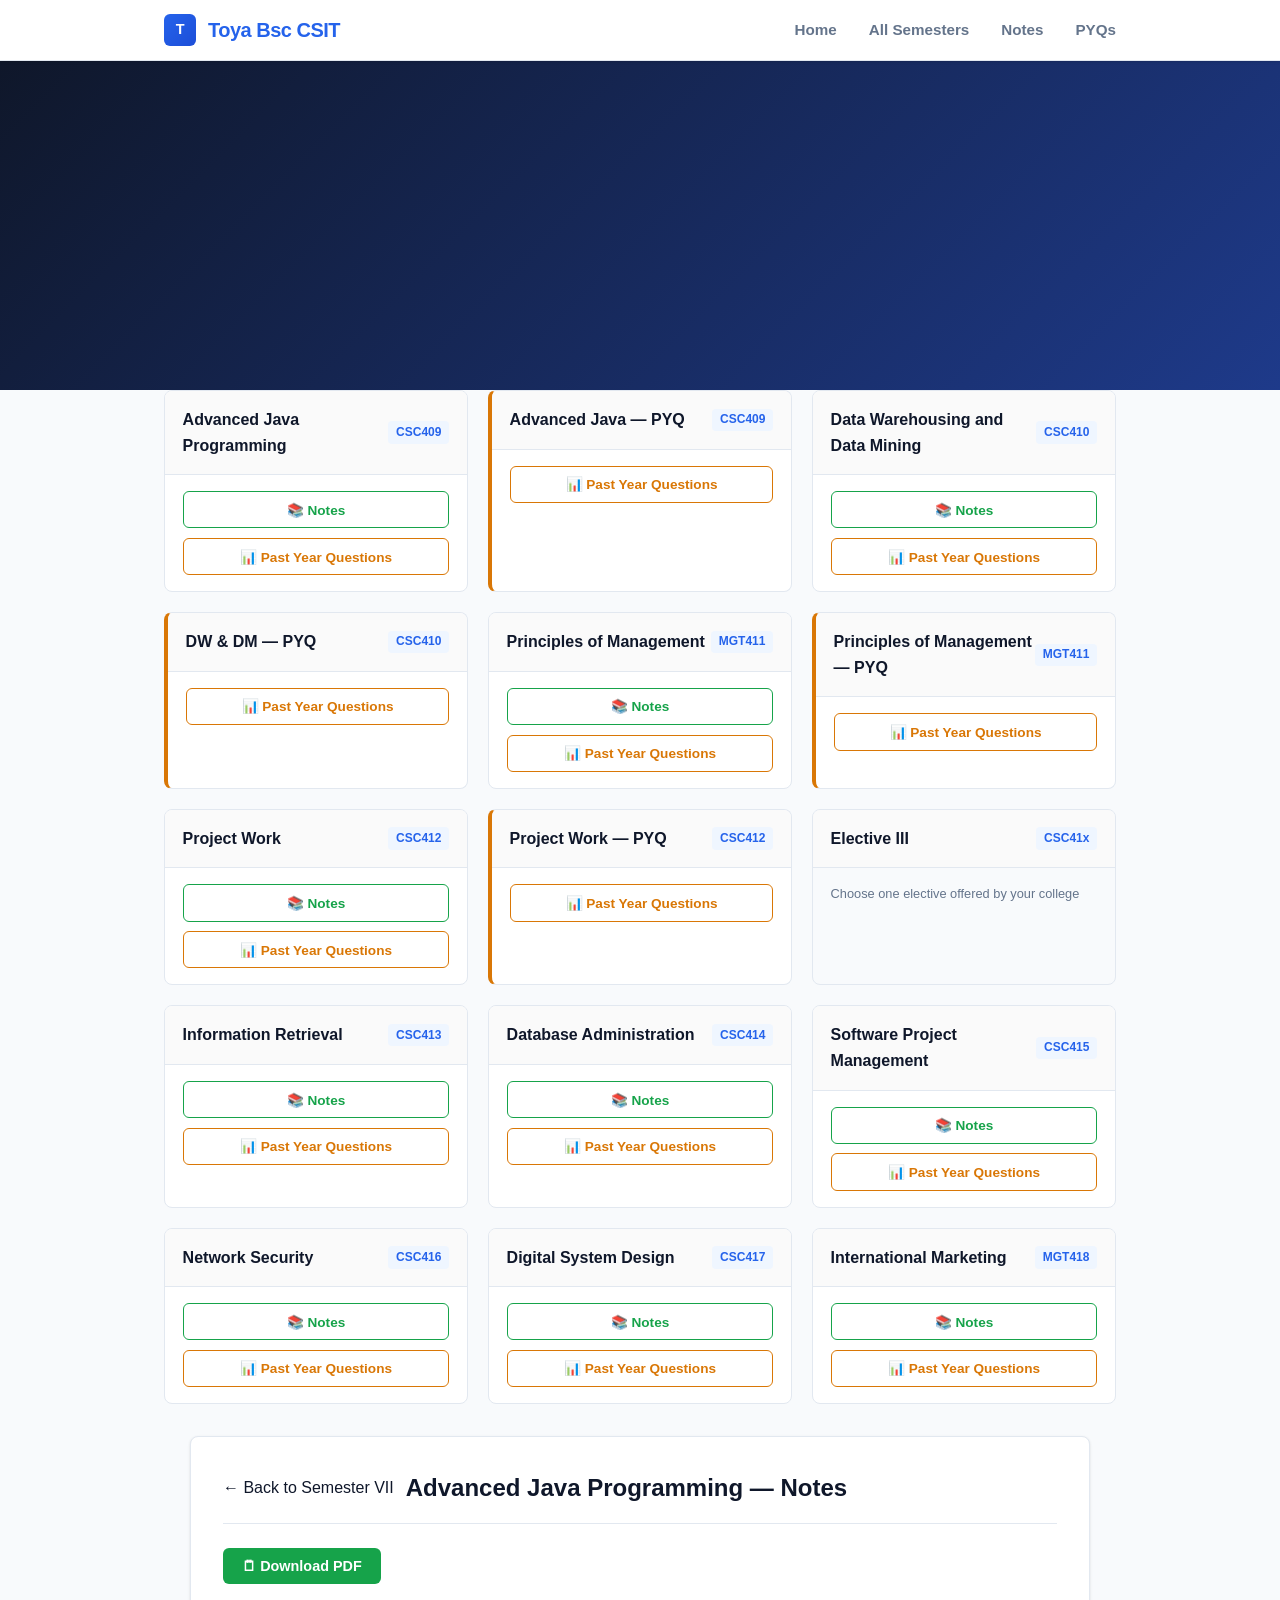
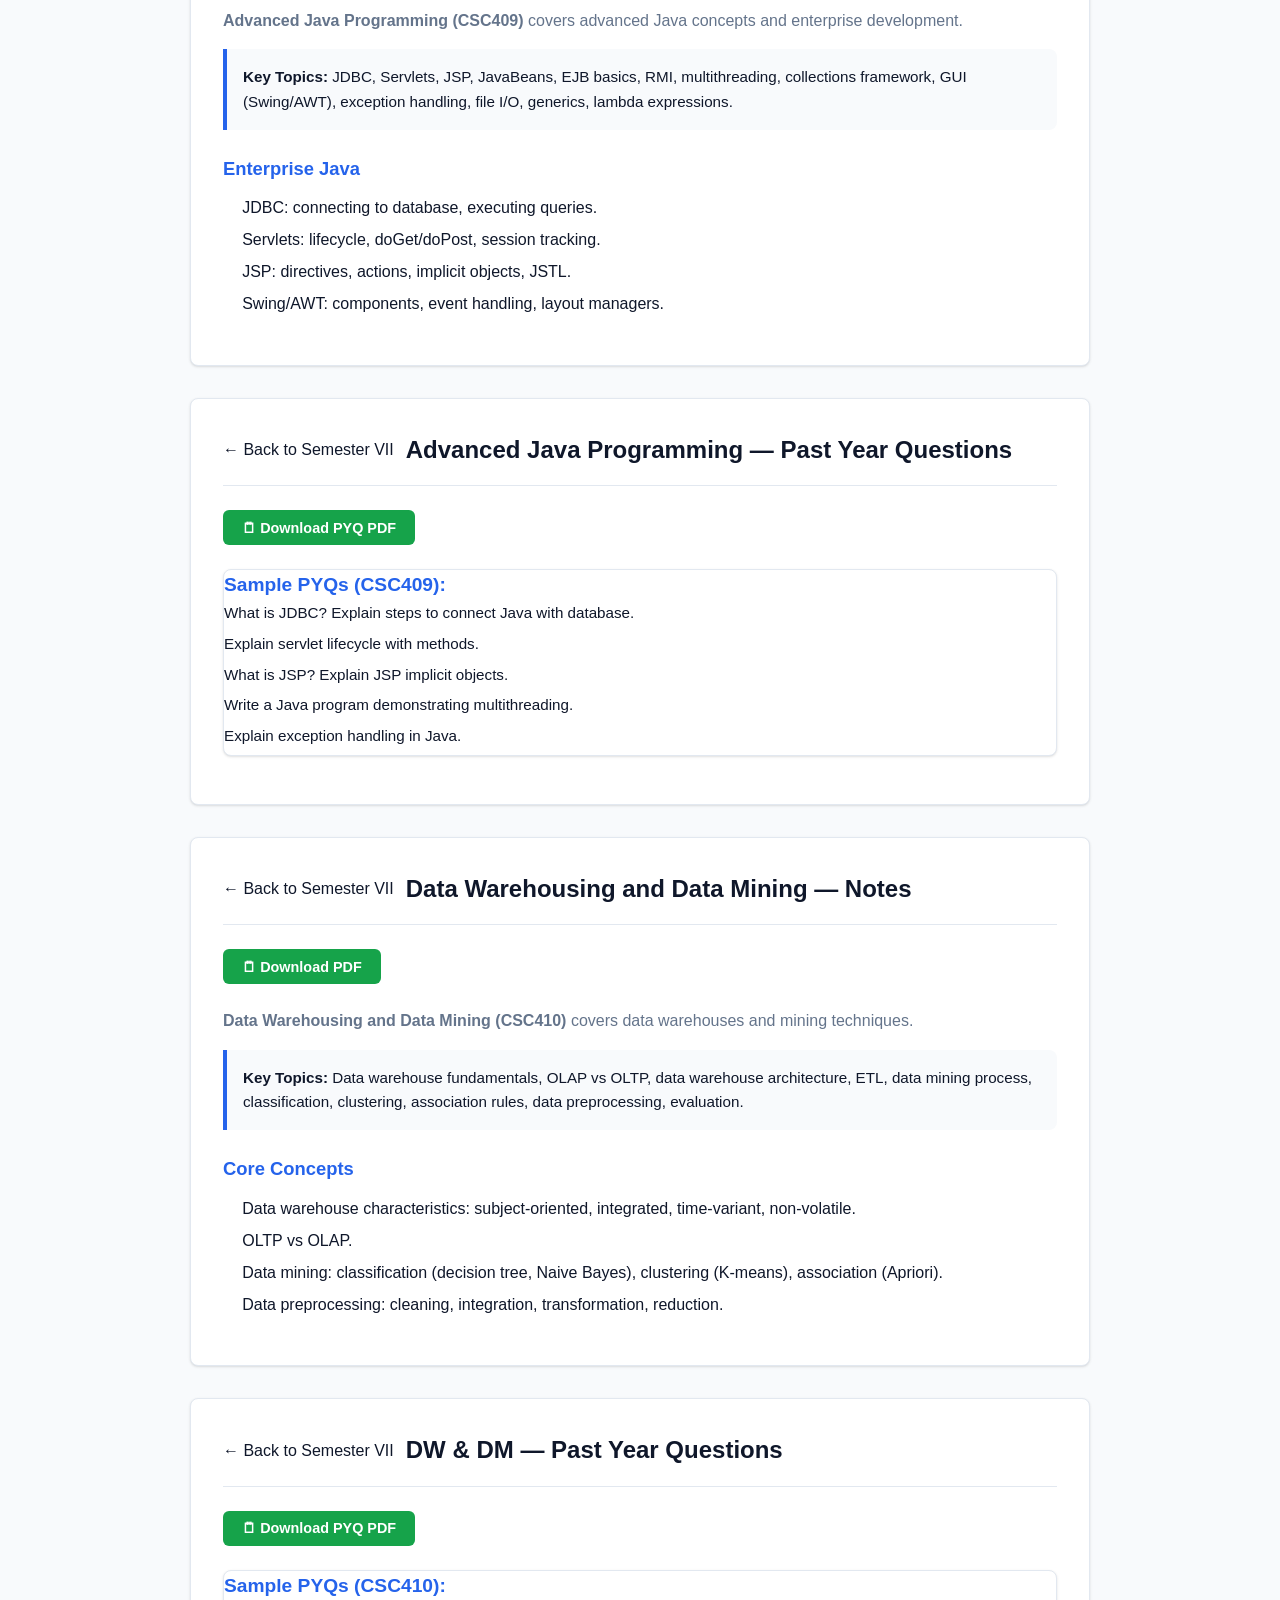
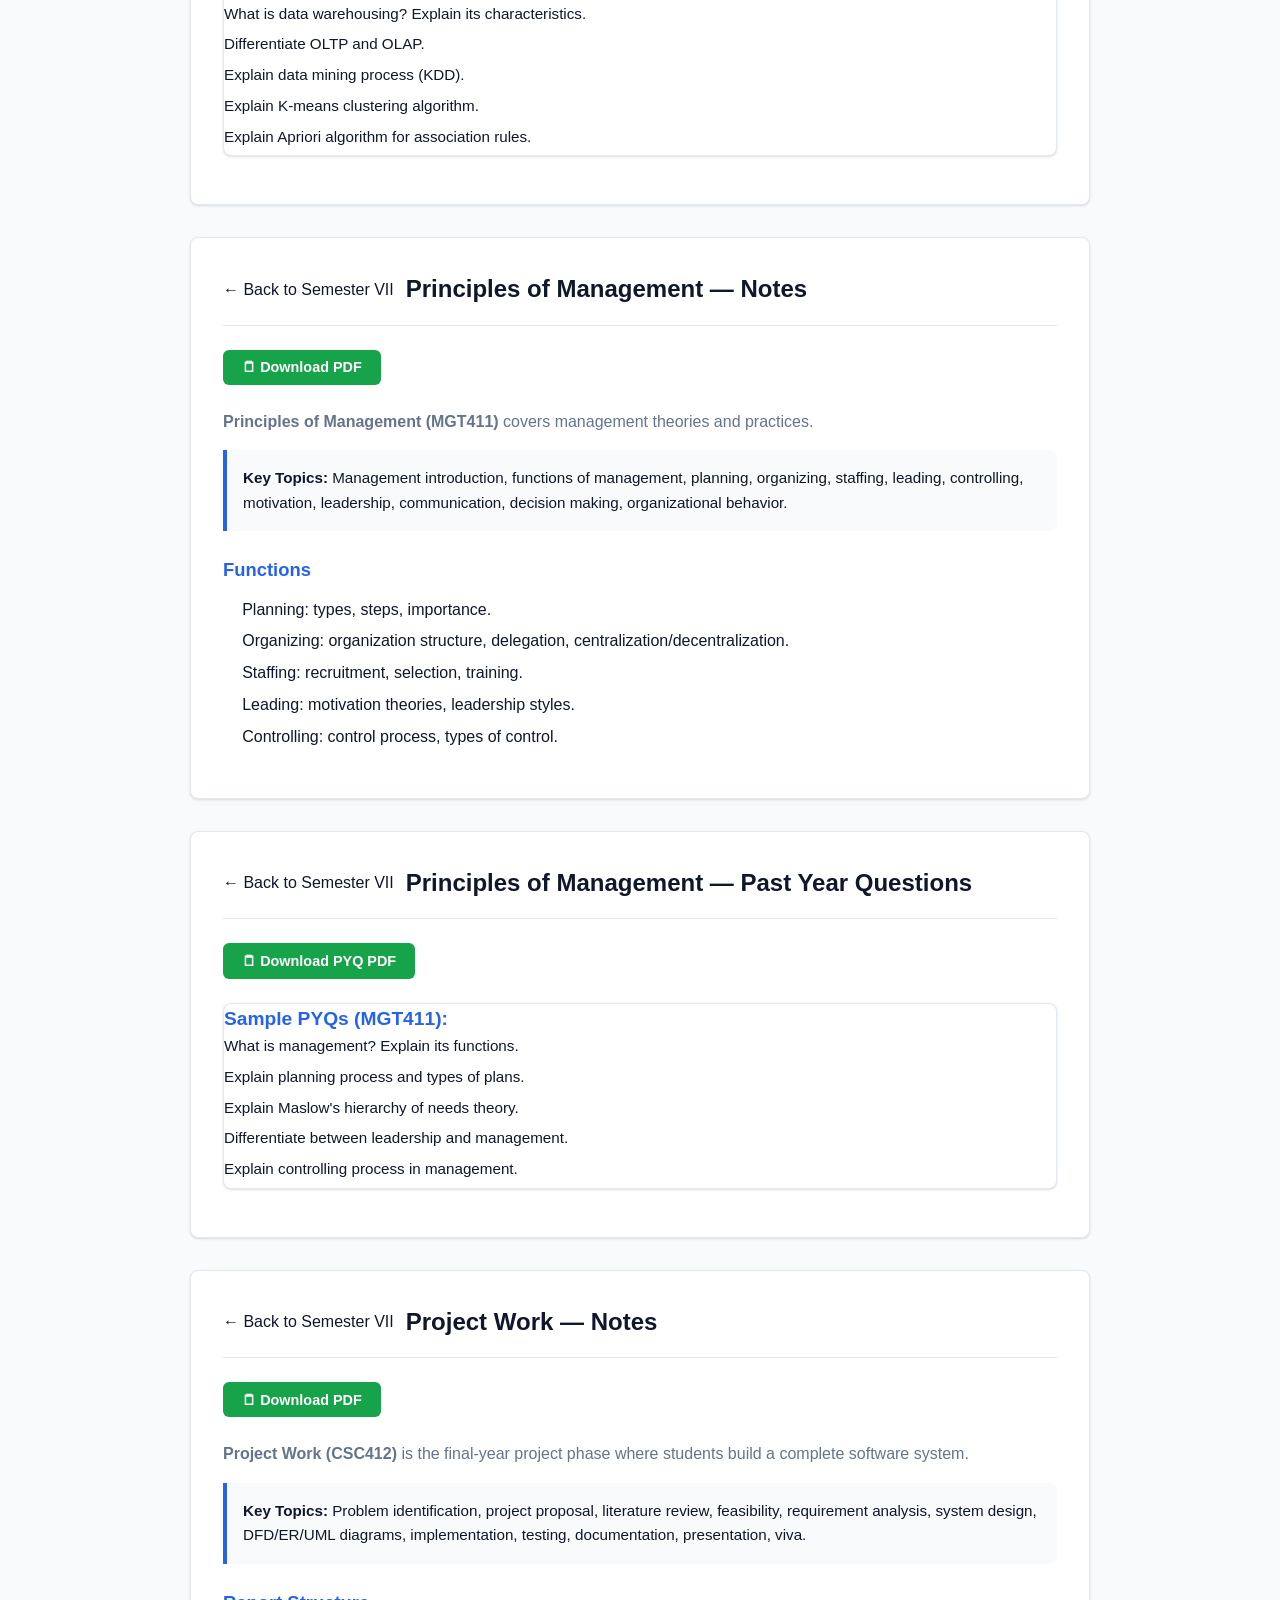
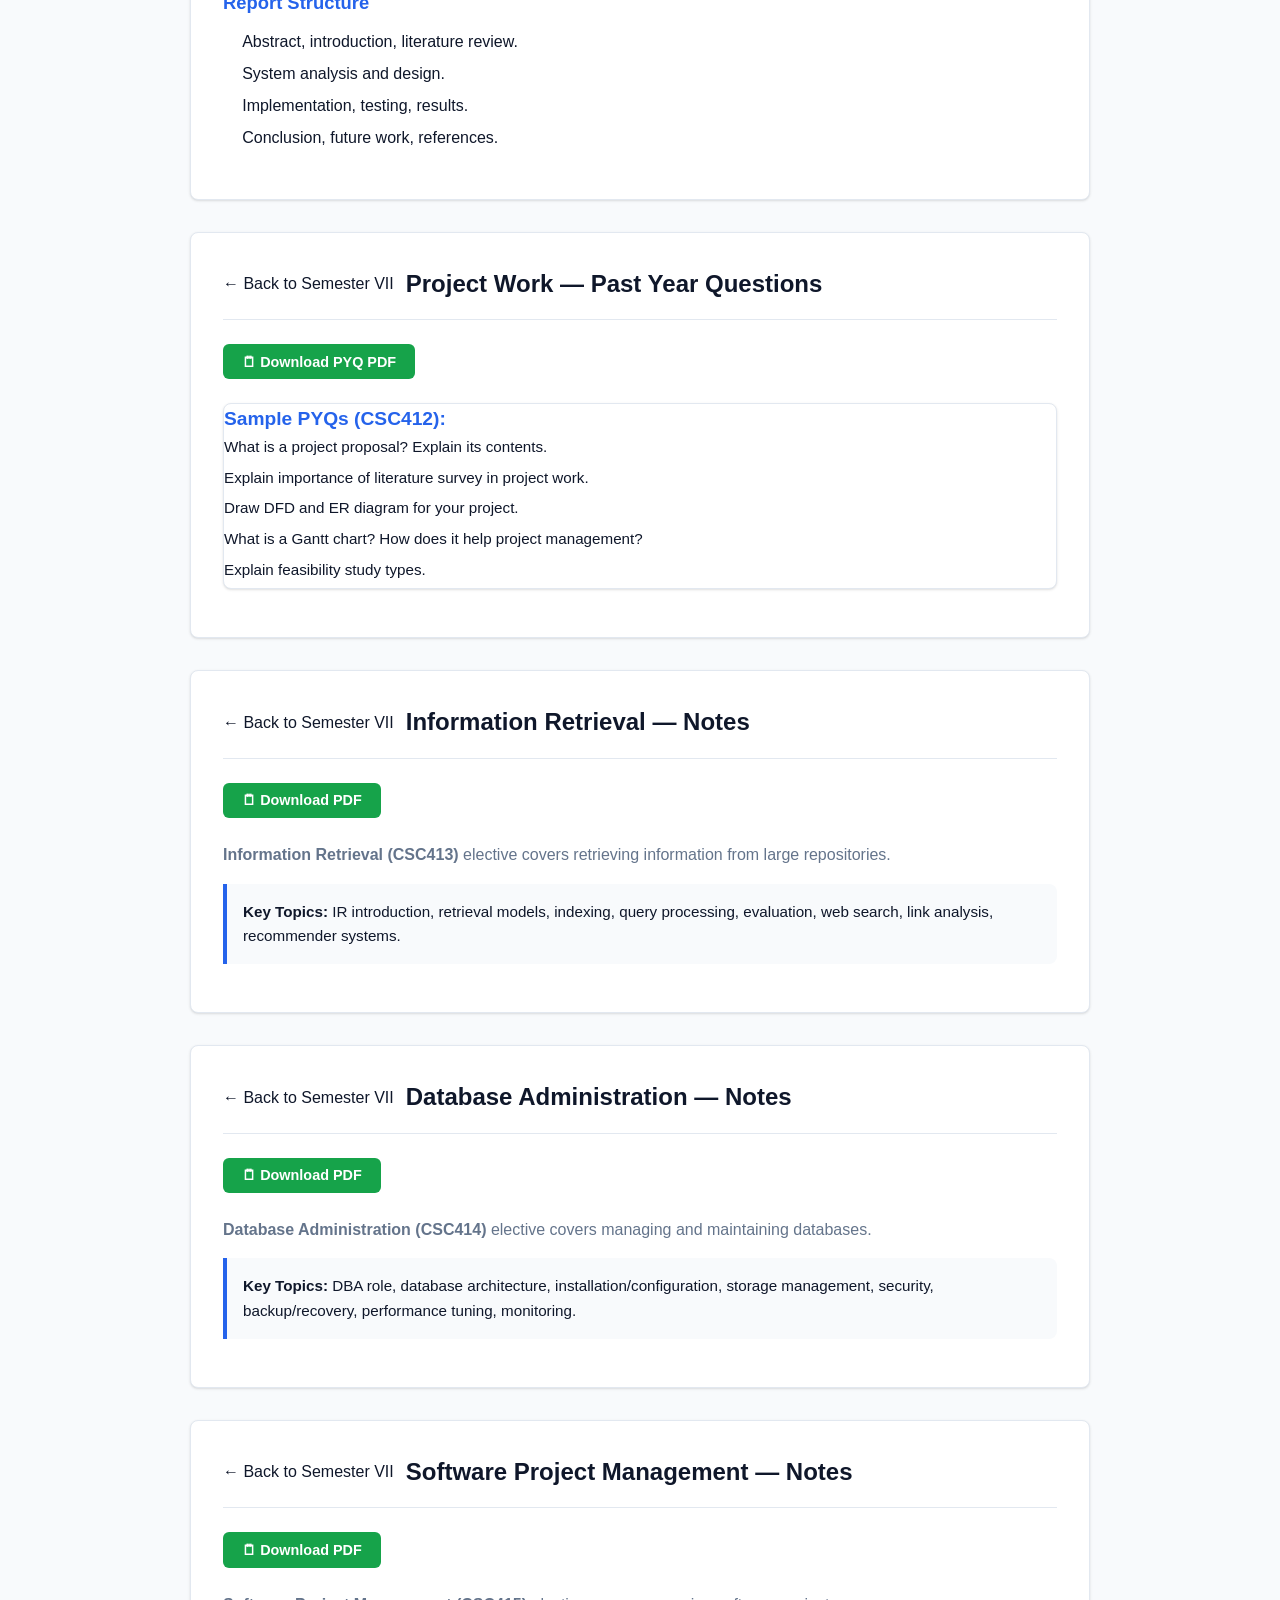
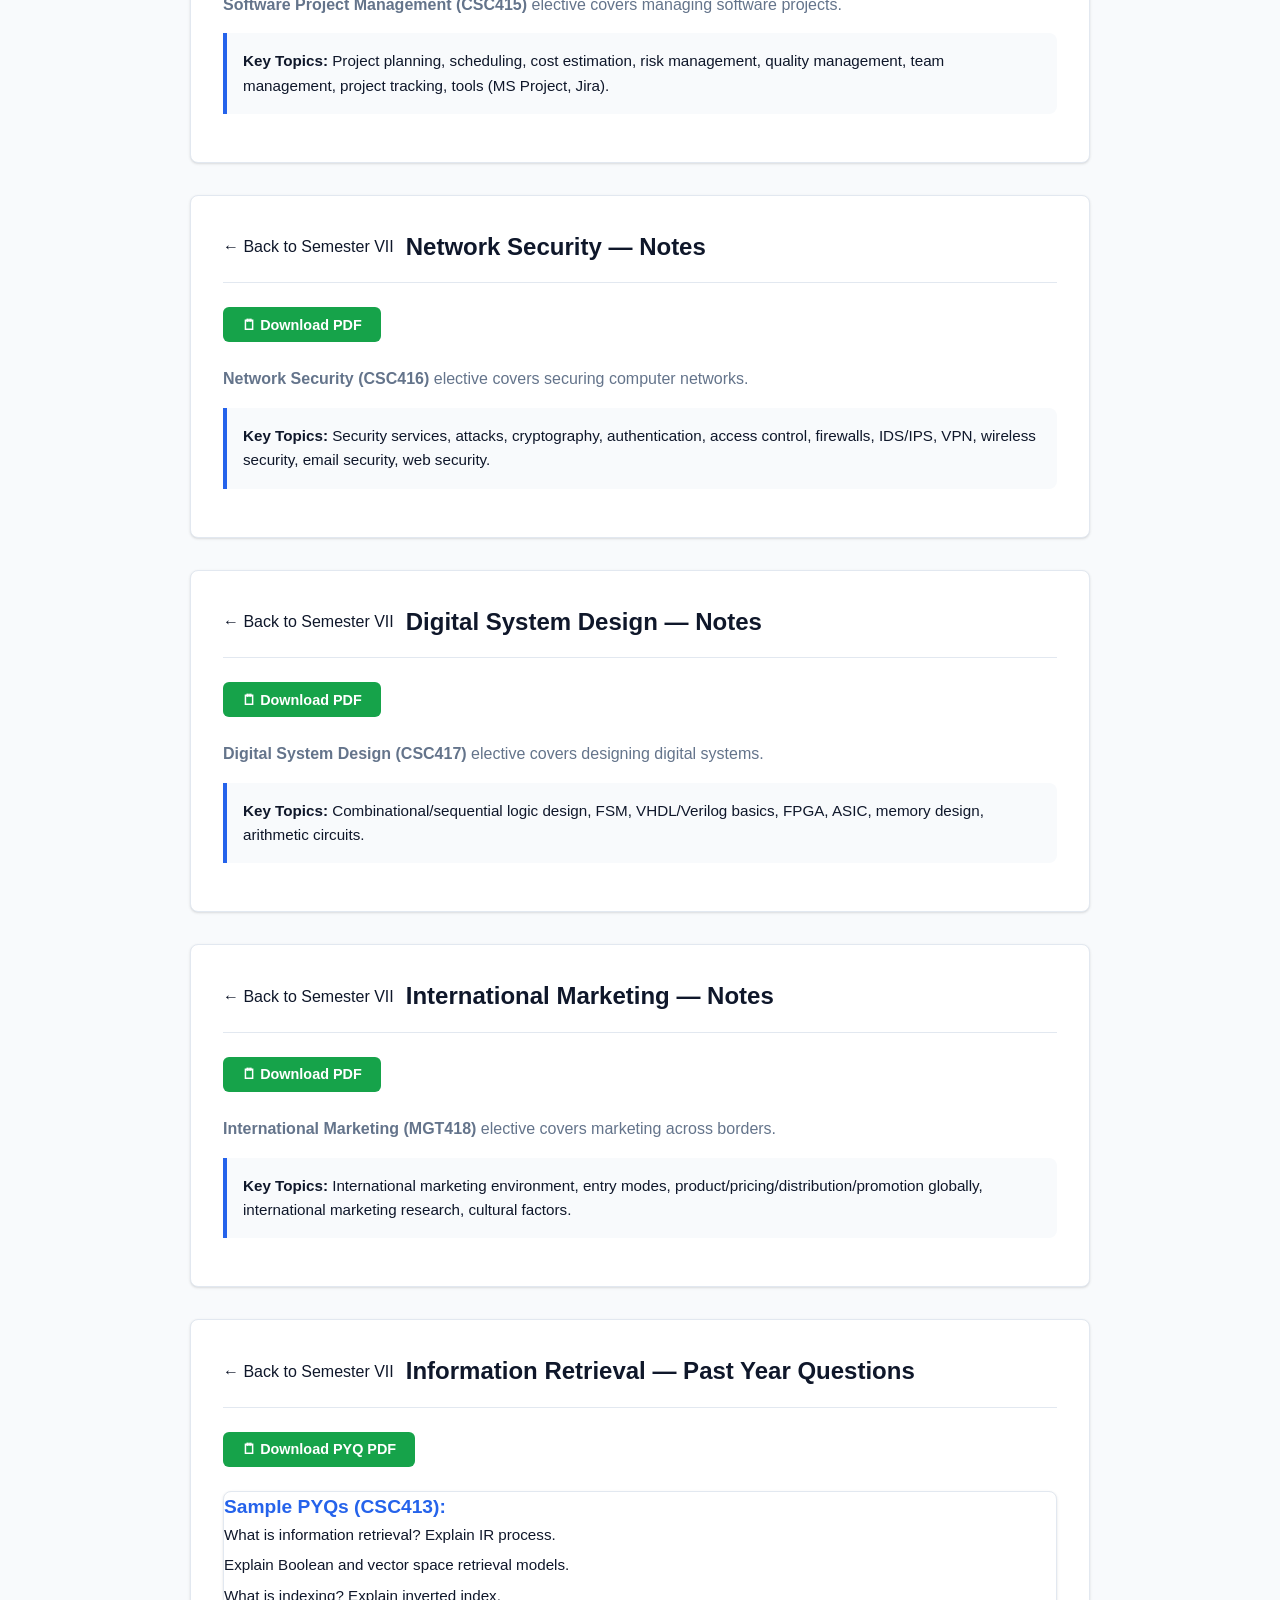
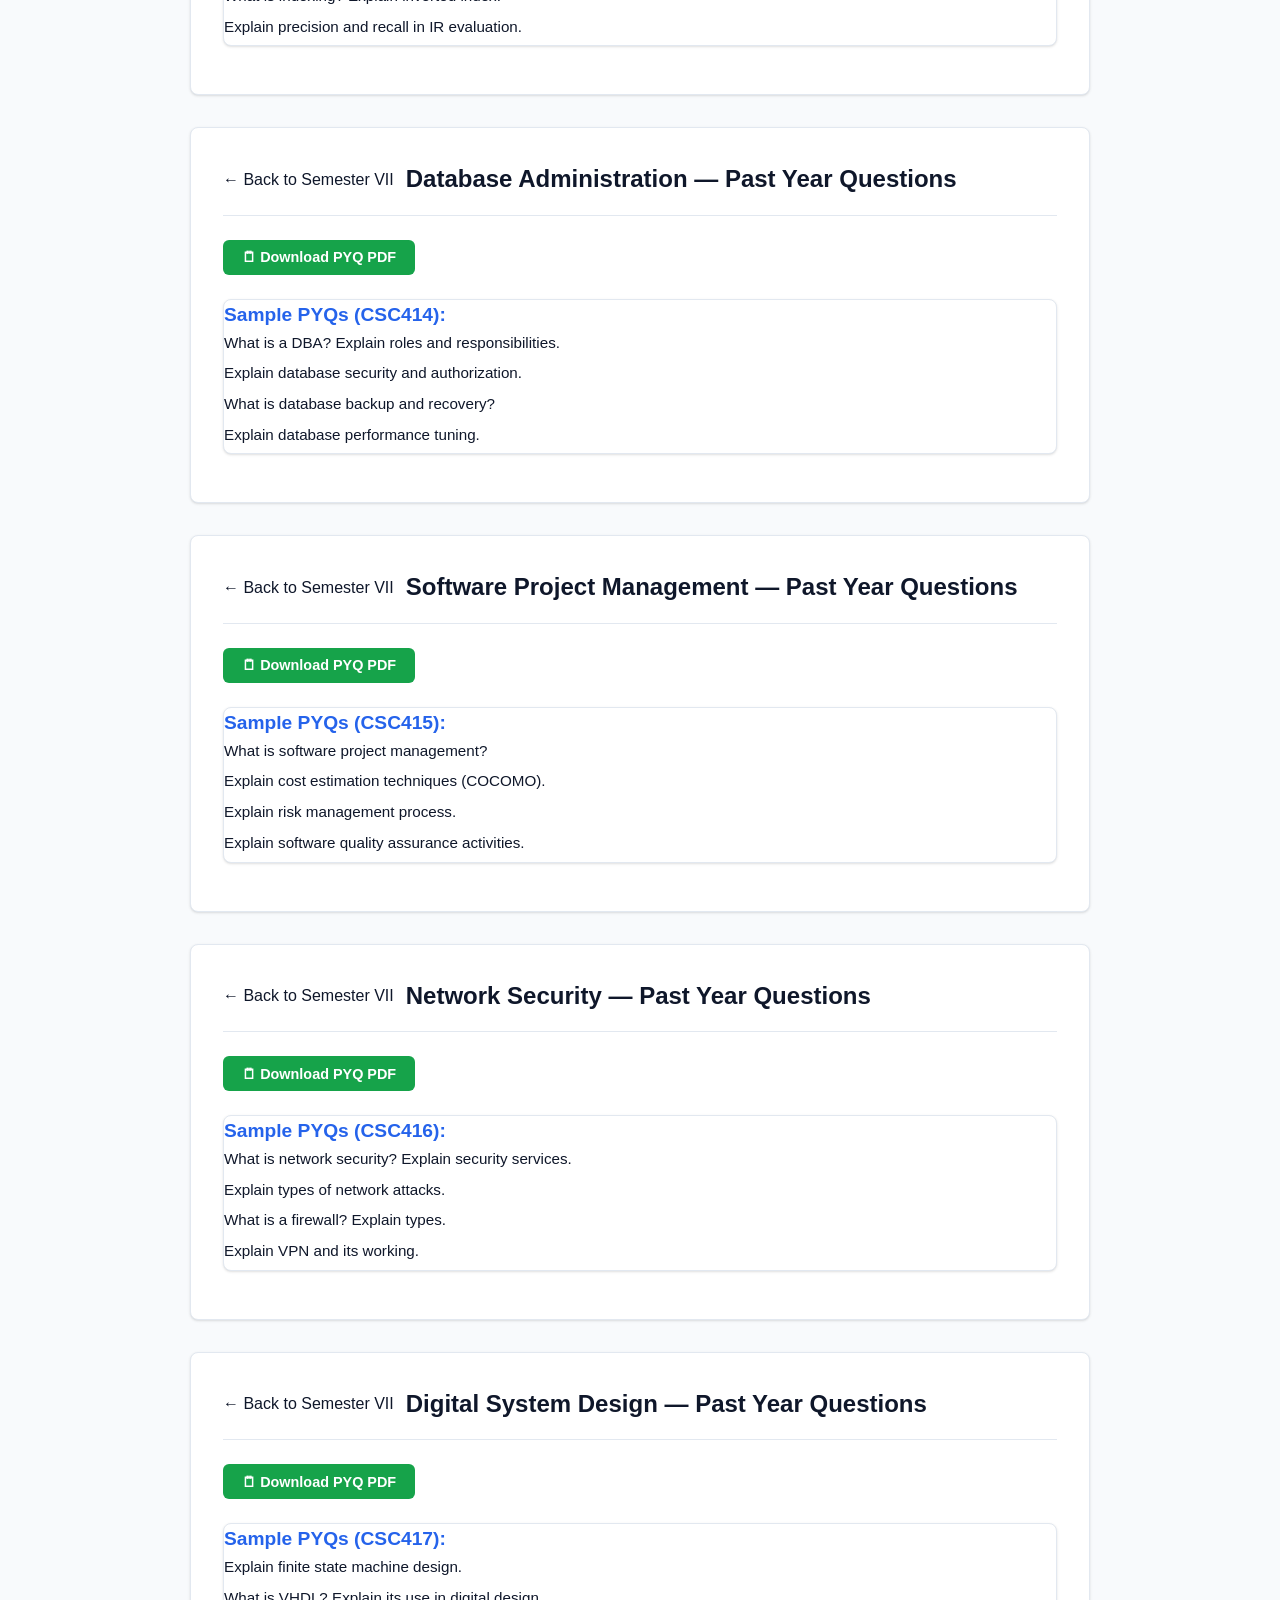
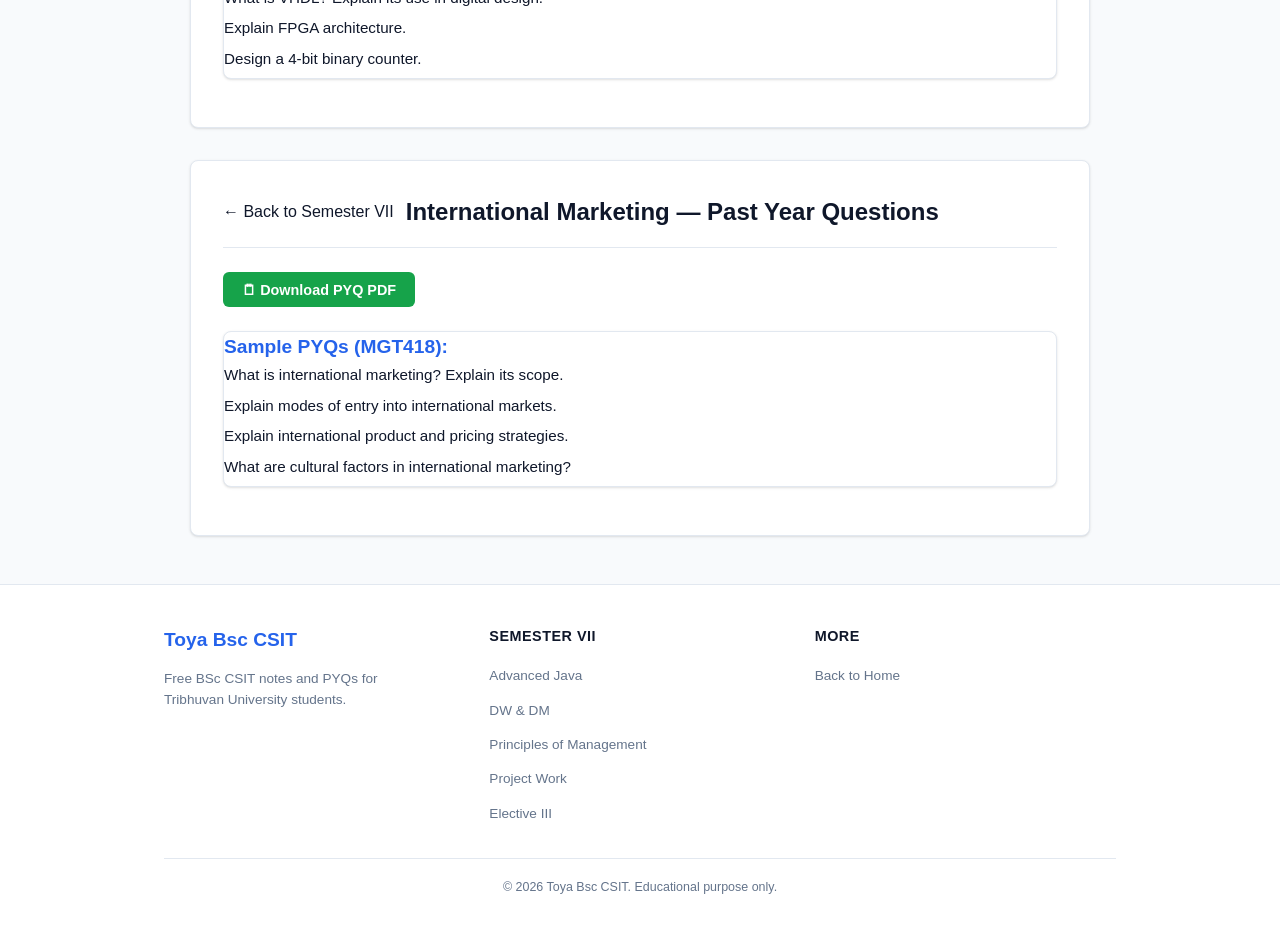
<file: sem7.html>
<!DOCTYPE html>
<html lang="en">
<head>
  <meta charset="UTF-8" />
  <meta name="viewport" content="width=device-width, initial-scale=1.0" />
  <title>BSc CSIT Semester VII | Notes & Past Year Questions - Toya Bsc CSIT</title>
  <meta name="description" content="BSc CSIT Semester VII notes and past year questions. CSC409, CSC410, MGT411, CSC412, Elective III." />
  <link rel="stylesheet" href="css/style.css" />
</head>
<body>

  <nav class="navbar">
    <div class="container">
      <a href="index.html" class="brand">
        <span class="brand-icon">T</span>
        <span>Toya Bsc CSIT</span>
      </a>
      <button class="mobile-menu-btn" aria-label="Open menu" aria-expanded="false">&#9776;</button>
      <ul class="nav-links">
        <li><a href="index.html">Home</a></li>
        <li><a href="index.html#semesters">All Semesters</a></li>
        <li><a href="#">Notes</a></li>
        <li><a href="#">PYQs</a></li>
      </ul>
    </div>
  </nav>

  <section class="hero">
    <div class="container">
      <div class="page-header">
        <a href="index.html" class="back-link">&#8592; All Semesters</a>
        <div class="sem-header">
          <span class="sem-icon">📱</span>
          <div class="sem-info">
            <span class="sem-title">Semester VII</span>
            <span class="sem-count">5 Subjects</span>
          </div>
        </div>
      </div>
      <p class="hero-sub">4th Year, 1st Semester &mdash; Subject-wise notes and previous year questions.</p>
    </div>
  </section>

  <div class="container">
    <div class="subject-grid">

      <!-- CSC409 Advanced Java Programming -->
      <a href="#ajava-notes" class="subject-card" data-sem="7" data-code="CSC409">
        <div class="subject-header">
          <span class="subject-name">Advanced Java Programming</span>
          <span class="subject-code">CSC409</span>
        </div>
        <div class="subject-body">
          <button class="subject-btn notes">&#128218; Notes</button>
          <button class="subject-btn pyq">&#128202; Past Year Questions</button>
        </div>
      </a>
      <a href="#ajava-pyq" class="subject-card" data-sem="7" data-code="CSC409" style="border-left:4px solid var(--warning);">
        <div class="subject-header">
          <span class="subject-name">Advanced Java &mdash; PYQ</span>
          <span class="subject-code">CSC409</span>
        </div>
        <div class="subject-body">
          <button class="subject-btn pyq">&#128202; Past Year Questions</button>
        </div>
      </a>

      <!-- CSC410 Data Warehousing and Data Mining -->
      <a href="#dw-notes" class="subject-card" data-sem="7" data-code="CSC410">
        <div class="subject-header">
          <span class="subject-name">Data Warehousing and Data Mining</span>
          <span class="subject-code">CSC410</span>
        </div>
        <div class="subject-body">
          <button class="subject-btn notes">&#128218; Notes</button>
          <button class="subject-btn pyq">&#128202; Past Year Questions</button>
        </div>
      </a>
      <a href="#dw-pyq" class="subject-card" data-sem="7" data-code="CSC410" style="border-left:4px solid var(--warning);">
        <div class="subject-header">
          <span class="subject-name">DW &amp; DM &mdash; PYQ</span>
          <span class="subject-code">CSC410</span>
        </div>
        <div class="subject-body">
          <button class="subject-btn pyq">&#128202; Past Year Questions</button>
        </div>
      </a>

      <!-- MGT411 Principles of Management -->
      <a href="#mgmt-notes" class="subject-card" data-sem="7" data-code="MGT411">
        <div class="subject-header">
          <span class="subject-name">Principles of Management</span>
          <span class="subject-code">MGT411</span>
        </div>
        <div class="subject-body">
          <button class="subject-btn notes">&#128218; Notes</button>
          <button class="subject-btn pyq">&#128202; Past Year Questions</button>
        </div>
      </a>
      <a href="#mgmt-pyq" class="subject-card" data-sem="7" data-code="MGT411" style="border-left:4px solid var(--warning);">
        <div class="subject-header">
          <span class="subject-name">Principles of Management &mdash; PYQ</span>
          <span class="subject-code">MGT411</span>
        </div>
        <div class="subject-body">
          <button class="subject-btn pyq">&#128202; Past Year Questions</button>
        </div>
      </a>

      <!-- CSC412 Project Work -->
      <a href="#project-notes" class="subject-card" data-sem="7" data-code="CSC412">
        <div class="subject-header">
          <span class="subject-name">Project Work</span>
          <span class="subject-code">CSC412</span>
        </div>
        <div class="subject-body">
          <button class="subject-btn notes">&#128218; Notes</button>
          <button class="subject-btn pyq">&#128202; Past Year Questions</button>
        </div>
      </a>
      <a href="#project-pyq" class="subject-card" data-sem="7" data-code="CSC412" style="border-left:4px solid var(--warning);">
        <div class="subject-header">
          <span class="subject-name">Project Work &mdash; PYQ</span>
          <span class="subject-code">CSC412</span>
        </div>
        <div class="subject-body">
          <button class="subject-btn pyq">&#128202; Past Year Questions</button>
        </div>
      </a>

      <!-- Elective III -->
      <div class="subject-card" style="background:#f8fafc; cursor:default;">
        <div class="subject-header">
          <span class="subject-name">Elective III</span>
          <span class="subject-code">CSC41x</span>
        </div>
        <div class="subject-body">
          <p style="font-size:0.8rem; color:var(--muted); margin:0;">Choose one elective offered by your college</p>
        </div>
      </div>
      <a href="#elec3-ir-notes" class="subject-card" data-sem="7" data-code="CSC413">
        <div class="subject-header">
          <span class="subject-name">Information Retrieval</span>
          <span class="subject-code">CSC413</span>
        </div>
        <div class="subject-body">
          <button class="subject-btn notes">&#128218; Notes</button>
          <button class="subject-btn pyq">&#128202; Past Year Questions</button>
        </div>
      </a>
      <a href="#elec3-dba-notes" class="subject-card" data-sem="7" data-code="CSC414">
        <div class="subject-header">
          <span class="subject-name">Database Administration</span>
          <span class="subject-code">CSC414</span>
        </div>
        <div class="subject-body">
          <button class="subject-btn notes">&#128218; Notes</button>
          <button class="subject-btn pyq">&#128202; Past Year Questions</button>
        </div>
      </a>
      <a href="#elec3-spm-notes" class="subject-card" data-sem="7" data-code="CSC415">
        <div class="subject-header">
          <span class="subject-name">Software Project Management</span>
          <span class="subject-code">CSC415</span>
        </div>
        <div class="subject-body">
          <button class="subject-btn notes">&#128218; Notes</button>
          <button class="subject-btn pyq">&#128202; Past Year Questions</button>
        </div>
      </a>
      <a href="#elec3-ns-notes" class="subject-card" data-sem="7" data-code="CSC416">
        <div class="subject-header">
          <span class="subject-name">Network Security</span>
          <span class="subject-code">CSC416</span>
        </div>
        <div class="subject-body">
          <button class="subject-btn notes">&#128218; Notes</button>
          <button class="subject-btn pyq">&#128202; Past Year Questions</button>
        </div>
      </a>
      <a href="#elec3-dsd-notes" class="subject-card" data-sem="7" data-code="CSC417">
        <div class="subject-header">
          <span class="subject-name">Digital System Design</span>
          <span class="subject-code">CSC417</span>
        </div>
        <div class="subject-body">
          <button class="subject-btn notes">&#128218; Notes</button>
          <button class="subject-btn pyq">&#128202; Past Year Questions</button>
        </div>
      </a>
      <a href="#elec3-im-notes" class="subject-card" data-sem="7" data-code="MGT418">
        <div class="subject-header">
          <span class="subject-name">International Marketing</span>
          <span class="subject-code">MGT418</span>
        </div>
        <div class="subject-body">
          <button class="subject-btn notes">&#128218; Notes</button>
          <button class="subject-btn pyq">&#128202; Past Year Questions</button>
        </div>
      </a>

    </div>
  </div>

  <!-- Content Sections -->
  <div class="container" >

    <a id="ajava-notes"></a>
    <div class="content-section">
      <div class="content-header">
        <a href="sem7.html" class="back-link">&#8592; Back to Semester VII</a>
        <h2>Advanced Java Programming &mdash; Notes</h2>
      </div>
      <div class="content-actions">
        <button class="btn btn-download">&#128466; Download PDF</button>
      </div>
      <div class="content-body">
        <p><strong>Advanced Java Programming (CSC409)</strong> covers advanced Java concepts and enterprise development.</p>
        <div class="note-box">
          <strong>Key Topics:</strong> JDBC, Servlets, JSP, JavaBeans, EJB basics, RMI, multithreading, collections framework, GUI (Swing/AWT), exception handling, file I/O, generics, lambda expressions.
        </div>
        <h3>Enterprise Java</h3>
        <ul>
          <li>JDBC: connecting to database, executing queries.</li>
          <li>Servlets: lifecycle, doGet/doPost, session tracking.</li>
          <li>JSP: directives, actions, implicit objects, JSTL.</li>
          <li>Swing/AWT: components, event handling, layout managers.</li>
        </ul>
      </div>
    </div>

    <a id="ajava-pyq"></a>
    <div class="content-section">
      <div class="content-header">
        <a href="sem7.html" class="back-link">&#8592; Back to Semester VII</a>
        <h2>Advanced Java Programming &mdash; Past Year Questions</h2>
      </div>
      <div class="content-actions">
        <button class="btn btn-download">&#128466; Download PYQ PDF</button>
      </div>
      <div class="content-body">
        <div class="pyq-box">
          <strong>Sample PYQs (CSC409):</strong>
          <ol>
            <li>What is JDBC? Explain steps to connect Java with database.</li>
            <li>Explain servlet lifecycle with methods.</li>
            <li>What is JSP? Explain JSP implicit objects.</li>
            <li>Write a Java program demonstrating multithreading.</li>
            <li>Explain exception handling in Java.</li>
          </ol>
        </div>
      </div>
    </div>

    <a id="dw-notes"></a>
    <div class="content-section">
      <div class="content-header">
        <a href="sem7.html" class="back-link">&#8592; Back to Semester VII</a>
        <h2>Data Warehousing and Data Mining &mdash; Notes</h2>
      </div>
      <div class="content-actions">
        <button class="btn btn-download">&#128466; Download PDF</button>
      </div>
      <div class="content-body">
        <p><strong>Data Warehousing and Data Mining (CSC410)</strong> covers data warehouses and mining techniques.</p>
        <div class="note-box">
          <strong>Key Topics:</strong> Data warehouse fundamentals, OLAP vs OLTP, data warehouse architecture, ETL, data mining process, classification, clustering, association rules, data preprocessing, evaluation.
        </div>
        <h3>Core Concepts</h3>
        <ul>
          <li>Data warehouse characteristics: subject-oriented, integrated, time-variant, non-volatile.</li>
          <li>OLTP vs OLAP.</li>
          <li>Data mining: classification (decision tree, Naive Bayes), clustering (K-means), association (Apriori).</li>
          <li>Data preprocessing: cleaning, integration, transformation, reduction.</li>
        </ul>
      </div>
    </div>

    <a id="dw-pyq"></a>
    <div class="content-section">
      <div class="content-header">
        <a href="sem7.html" class="back-link">&#8592; Back to Semester VII</a>
        <h2>DW &amp; DM &mdash; Past Year Questions</h2>
      </div>
      <div class="content-actions">
        <button class="btn btn-download">&#128466; Download PYQ PDF</button>
      </div>
      <div class="content-body">
        <div class="pyq-box">
          <strong>Sample PYQs (CSC410):</strong>
          <ol>
            <li>What is data warehousing? Explain its characteristics.</li>
            <li>Differentiate OLTP and OLAP.</li>
            <li>Explain data mining process (KDD).</li>
            <li>Explain K-means clustering algorithm.</li>
            <li>Explain Apriori algorithm for association rules.</li>
          </ol>
        </div>
      </div>
    </div>

    <a id="mgmt-notes"></a>
    <div class="content-section">
      <div class="content-header">
        <a href="sem7.html" class="back-link">&#8592; Back to Semester VII</a>
        <h2>Principles of Management &mdash; Notes</h2>
      </div>
      <div class="content-actions">
        <button class="btn btn-download">&#128466; Download PDF</button>
      </div>
      <div class="content-body">
        <p><strong>Principles of Management (MGT411)</strong> covers management theories and practices.</p>
        <div class="note-box">
          <strong>Key Topics:</strong> Management introduction, functions of management, planning, organizing, staffing, leading, controlling, motivation, leadership, communication, decision making, organizational behavior.
        </div>
        <h3>Functions</h3>
        <ul>
          <li>Planning: types, steps, importance.</li>
          <li>Organizing: organization structure, delegation, centralization/decentralization.</li>
          <li>Staffing: recruitment, selection, training.</li>
          <li>Leading: motivation theories, leadership styles.</li>
          <li>Controlling: control process, types of control.</li>
        </ul>
      </div>
    </div>

    <a id="mgmt-pyq"></a>
    <div class="content-section">
      <div class="content-header">
        <a href="sem7.html" class="back-link">&#8592; Back to Semester VII</a>
        <h2>Principles of Management &mdash; Past Year Questions</h2>
      </div>
      <div class="content-actions">
        <button class="btn btn-download">&#128466; Download PYQ PDF</button>
      </div>
      <div class="content-body">
        <div class="pyq-box">
          <strong>Sample PYQs (MGT411):</strong>
          <ol>
            <li>What is management? Explain its functions.</li>
            <li>Explain planning process and types of plans.</li>
            <li>Explain Maslow's hierarchy of needs theory.</li>
            <li>Differentiate between leadership and management.</li>
            <li>Explain controlling process in management.</li>
          </ol>
        </div>
      </div>
    </div>

    <a id="project-notes"></a>
    <div class="content-section">
      <div class="content-header">
        <a href="sem7.html" class="back-link">&#8592; Back to Semester VII</a>
        <h2>Project Work &mdash; Notes</h2>
      </div>
      <div class="content-actions">
        <button class="btn btn-download">&#128466; Download PDF</button>
      </div>
      <div class="content-body">
        <p><strong>Project Work (CSC412)</strong> is the final-year project phase where students build a complete software system.</p>
        <div class="note-box">
          <strong>Key Topics:</strong> Problem identification, project proposal, literature review, feasibility, requirement analysis, system design, DFD/ER/UML diagrams, implementation, testing, documentation, presentation, viva.
        </div>
        <h3>Report Structure</h3>
        <ul>
          <li>Abstract, introduction, literature review.</li>
          <li>System analysis and design.</li>
          <li>Implementation, testing, results.</li>
          <li>Conclusion, future work, references.</li>
        </ul>
      </div>
    </div>

    <a id="project-pyq"></a>
    <div class="content-section">
      <div class="content-header">
        <a href="sem7.html" class="back-link">&#8592; Back to Semester VII</a>
        <h2>Project Work &mdash; Past Year Questions</h2>
      </div>
      <div class="content-actions">
        <button class="btn btn-download">&#128466; Download PYQ PDF</button>
      </div>
      <div class="content-body">
        <div class="pyq-box">
          <strong>Sample PYQs (CSC412):</strong>
          <ol>
            <li>What is a project proposal? Explain its contents.</li>
            <li>Explain importance of literature survey in project work.</li>
            <li>Draw DFD and ER diagram for your project.</li>
            <li>What is a Gantt chart? How does it help project management?</li>
            <li>Explain feasibility study types.</li>
          </ol>
        </div>
      </div>
    </div>

    <!-- Elective III sections -->
    <a id="elec3-ir-notes"></a>
    <div class="content-section">
      <div class="content-header">
        <a href="sem7.html" class="back-link">&#8592; Back to Semester VII</a>
        <h2>Information Retrieval &mdash; Notes</h2>
      </div>
      <div class="content-actions">
        <button class="btn btn-download">&#128466; Download PDF</button>
      </div>
      <div class="content-body">
        <p><strong>Information Retrieval (CSC413)</strong> elective covers retrieving information from large repositories.</p>
        <div class="note-box">
          <strong>Key Topics:</strong> IR introduction, retrieval models, indexing, query processing, evaluation, web search, link analysis, recommender systems.
        </div>
      </div>
    </div>

    <a id="elec3-dba-notes"></a>
    <div class="content-section">
      <div class="content-header">
        <a href="sem7.html" class="back-link">&#8592; Back to Semester VII</a>
        <h2>Database Administration &mdash; Notes</h2>
      </div>
      <div class="content-actions">
        <button class="btn btn-download">&#128466; Download PDF</button>
      </div>
      <div class="content-body">
        <p><strong>Database Administration (CSC414)</strong> elective covers managing and maintaining databases.</p>
        <div class="note-box">
          <strong>Key Topics:</strong> DBA role, database architecture, installation/configuration, storage management, security, backup/recovery, performance tuning, monitoring.
        </div>
      </div>
    </div>

    <a id="elec3-spm-notes"></a>
    <div class="content-section">
      <div class="content-header">
        <a href="sem7.html" class="back-link">&#8592; Back to Semester VII</a>
        <h2>Software Project Management &mdash; Notes</h2>
      </div>
      <div class="content-actions">
        <button class="btn btn-download">&#128466; Download PDF</button>
      </div>
      <div class="content-body">
        <p><strong>Software Project Management (CSC415)</strong> elective covers managing software projects.</p>
        <div class="note-box">
          <strong>Key Topics:</strong> Project planning, scheduling, cost estimation, risk management, quality management, team management, project tracking, tools (MS Project, Jira).
        </div>
      </div>
    </div>

    <a id="elec3-ns-notes"></a>
    <div class="content-section">
      <div class="content-header">
        <a href="sem7.html" class="back-link">&#8592; Back to Semester VII</a>
        <h2>Network Security &mdash; Notes</h2>
      </div>
      <div class="content-actions">
        <button class="btn btn-download">&#128466; Download PDF</button>
      </div>
      <div class="content-body">
        <p><strong>Network Security (CSC416)</strong> elective covers securing computer networks.</p>
        <div class="note-box">
          <strong>Key Topics:</strong> Security services, attacks, cryptography, authentication, access control, firewalls, IDS/IPS, VPN, wireless security, email security, web security.
        </div>
      </div>
    </div>

    <a id="elec3-dsd-notes"></a>
    <div class="content-section">
      <div class="content-header">
        <a href="sem7.html" class="back-link">&#8592; Back to Semester VII</a>
        <h2>Digital System Design &mdash; Notes</h2>
      </div>
      <div class="content-actions">
        <button class="btn btn-download">&#128466; Download PDF</button>
      </div>
      <div class="content-body">
        <p><strong>Digital System Design (CSC417)</strong> elective covers designing digital systems.</p>
        <div class="note-box">
          <strong>Key Topics:</strong> Combinational/sequential logic design, FSM, VHDL/Verilog basics, FPGA, ASIC, memory design, arithmetic circuits.
        </div>
      </div>
    </div>

    <a id="elec3-im-notes"></a>
    <div class="content-section">
      <div class="content-header">
        <a href="sem7.html" class="back-link">&#8592; Back to Semester VII</a>
        <h2>International Marketing &mdash; Notes</h2>
      </div>
      <div class="content-actions">
        <button class="btn btn-download">&#128466; Download PDF</button>
      </div>
      <div class="content-body">
        <p><strong>International Marketing (MGT418)</strong> elective covers marketing across borders.</p>
        <div class="note-box">
          <strong>Key Topics:</strong> International marketing environment, entry modes, product/pricing/distribution/promotion globally, international marketing research, cultural factors.
        </div>
      </div>
    </div>

    <!-- Elective III PYQs -->
    <a id="elec3-ir-pyq"></a>
    <div class="content-section">
      <div class="content-header">
        <a href="sem7.html" class="back-link">&#8592; Back to Semester VII</a>
        <h2>Information Retrieval &mdash; Past Year Questions</h2>
      </div>
      <div class="content-actions">
        <button class="btn btn-download">&#128466; Download PYQ PDF</button>
      </div>
      <div class="content-body">
        <div class="pyq-box">
          <strong>Sample PYQs (CSC413):</strong>
          <ol>
            <li>What is information retrieval? Explain IR process.</li>
            <li>Explain Boolean and vector space retrieval models.</li>
            <li>What is indexing? Explain inverted index.</li>
            <li>Explain precision and recall in IR evaluation.</li>
          </ol>
        </div>
      </div>
    </div>

    <a id="elec3-dba-pyq"></a>
    <div class="content-section">
      <div class="content-header">
        <a href="sem7.html" class="back-link">&#8592; Back to Semester VII</a>
        <h2>Database Administration &mdash; Past Year Questions</h2>
      </div>
      <div class="content-actions">
        <button class="btn btn-download">&#128466; Download PYQ PDF</button>
      </div>
      <div class="content-body">
        <div class="pyq-box">
          <strong>Sample PYQs (CSC414):</strong>
          <ol>
            <li>What is a DBA? Explain roles and responsibilities.</li>
            <li>Explain database security and authorization.</li>
            <li>What is database backup and recovery?</li>
            <li>Explain database performance tuning.</li>
          </ol>
        </div>
      </div>
    </div>

    <a id="elec3-spm-pyq"></a>
    <div class="content-section">
      <div class="content-header">
        <a href="sem7.html" class="back-link">&#8592; Back to Semester VII</a>
        <h2>Software Project Management &mdash; Past Year Questions</h2>
      </div>
      <div class="content-actions">
        <button class="btn btn-download">&#128466; Download PYQ PDF</button>
      </div>
      <div class="content-body">
        <div class="pyq-box">
          <strong>Sample PYQs (CSC415):</strong>
          <ol>
            <li>What is software project management?</li>
            <li>Explain cost estimation techniques (COCOMO).</li>
            <li>Explain risk management process.</li>
            <li>Explain software quality assurance activities.</li>
          </ol>
        </div>
      </div>
    </div>

    <a id="elec3-ns-pyq"></a>
    <div class="content-section">
      <div class="content-header">
        <a href="sem7.html" class="back-link">&#8592; Back to Semester VII</a>
        <h2>Network Security &mdash; Past Year Questions</h2>
      </div>
      <div class="content-actions">
        <button class="btn btn-download">&#128466; Download PYQ PDF</button>
      </div>
      <div class="content-body">
        <div class="pyq-box">
          <strong>Sample PYQs (CSC416):</strong>
          <ol>
            <li>What is network security? Explain security services.</li>
            <li>Explain types of network attacks.</li>
            <li>What is a firewall? Explain types.</li>
            <li>Explain VPN and its working.</li>
          </ol>
        </div>
      </div>
    </div>

    <a id="elec3-dsd-pyq"></a>
    <div class="content-section">
      <div class="content-header">
        <a href="sem7.html" class="back-link">&#8592; Back to Semester VII</a>
        <h2>Digital System Design &mdash; Past Year Questions</h2>
      </div>
      <div class="content-actions">
        <button class="btn btn-download">&#128466; Download PYQ PDF</button>
      </div>
      <div class="content-body">
        <div class="pyq-box">
          <strong>Sample PYQs (CSC417):</strong>
          <ol>
            <li>Explain finite state machine design.</li>
            <li>What is VHDL? Explain its use in digital design.</li>
            <li>Explain FPGA architecture.</li>
            <li>Design a 4-bit binary counter.</li>
          </ol>
        </div>
      </div>
    </div>

    <a id="elec3-im-pyq"></a>
    <div class="content-section">
      <div class="content-header">
        <a href="sem7.html" class="back-link">&#8592; Back to Semester VII</a>
        <h2>International Marketing &mdash; Past Year Questions</h2>
      </div>
      <div class="content-actions">
        <button class="btn btn-download">&#128466; Download PYQ PDF</button>
      </div>
      <div class="content-body">
        <div class="pyq-box">
          <strong>Sample PYQs (MGT418):</strong>
          <ol>
            <li>What is international marketing? Explain its scope.</li>
            <li>Explain modes of entry into international markets.</li>
            <li>Explain international product and pricing strategies.</li>
            <li>What are cultural factors in international marketing?</li>
          </ol>
        </div>
      </div>
    </div>

  </div>

  <footer>
    <div class="container">
      <div class="footer-grid">
        <div class="footer-col">
          <span class="footer-brand">Toya Bsc CSIT</span>
          <p class="footer-desc">Free BSc CSIT notes and PYQs for Tribhuvan University students.</p>
        </div>
        <div class="footer-col">
          <h4>Semester VII</h4>
          <ul>
            <li><a href="#ajava-notes">Advanced Java</a></li>
            <li><a href="#dw-notes">DW &amp; DM</a></li>
            <li><a href="#mgmt-notes">Principles of Management</a></li>
            <li><a href="#project-notes">Project Work</a></li>
            <li><a href="#elec3-ir-notes">Elective III</a></li>
          </ul>
        </div>
        <div class="footer-col">
          <h4>More</h4>
          <ul>
            <li><a href="index.html">Back to Home</a></li>
          </ul>
        </div>
      </div>
      <div class="copyright">
        &copy; <span id="year"></span> Toya Bsc CSIT. Educational purpose only.
      </div>
    </div>
  </footer>

  <script src="js/main.js"></script>
</body>
</html>
</file>
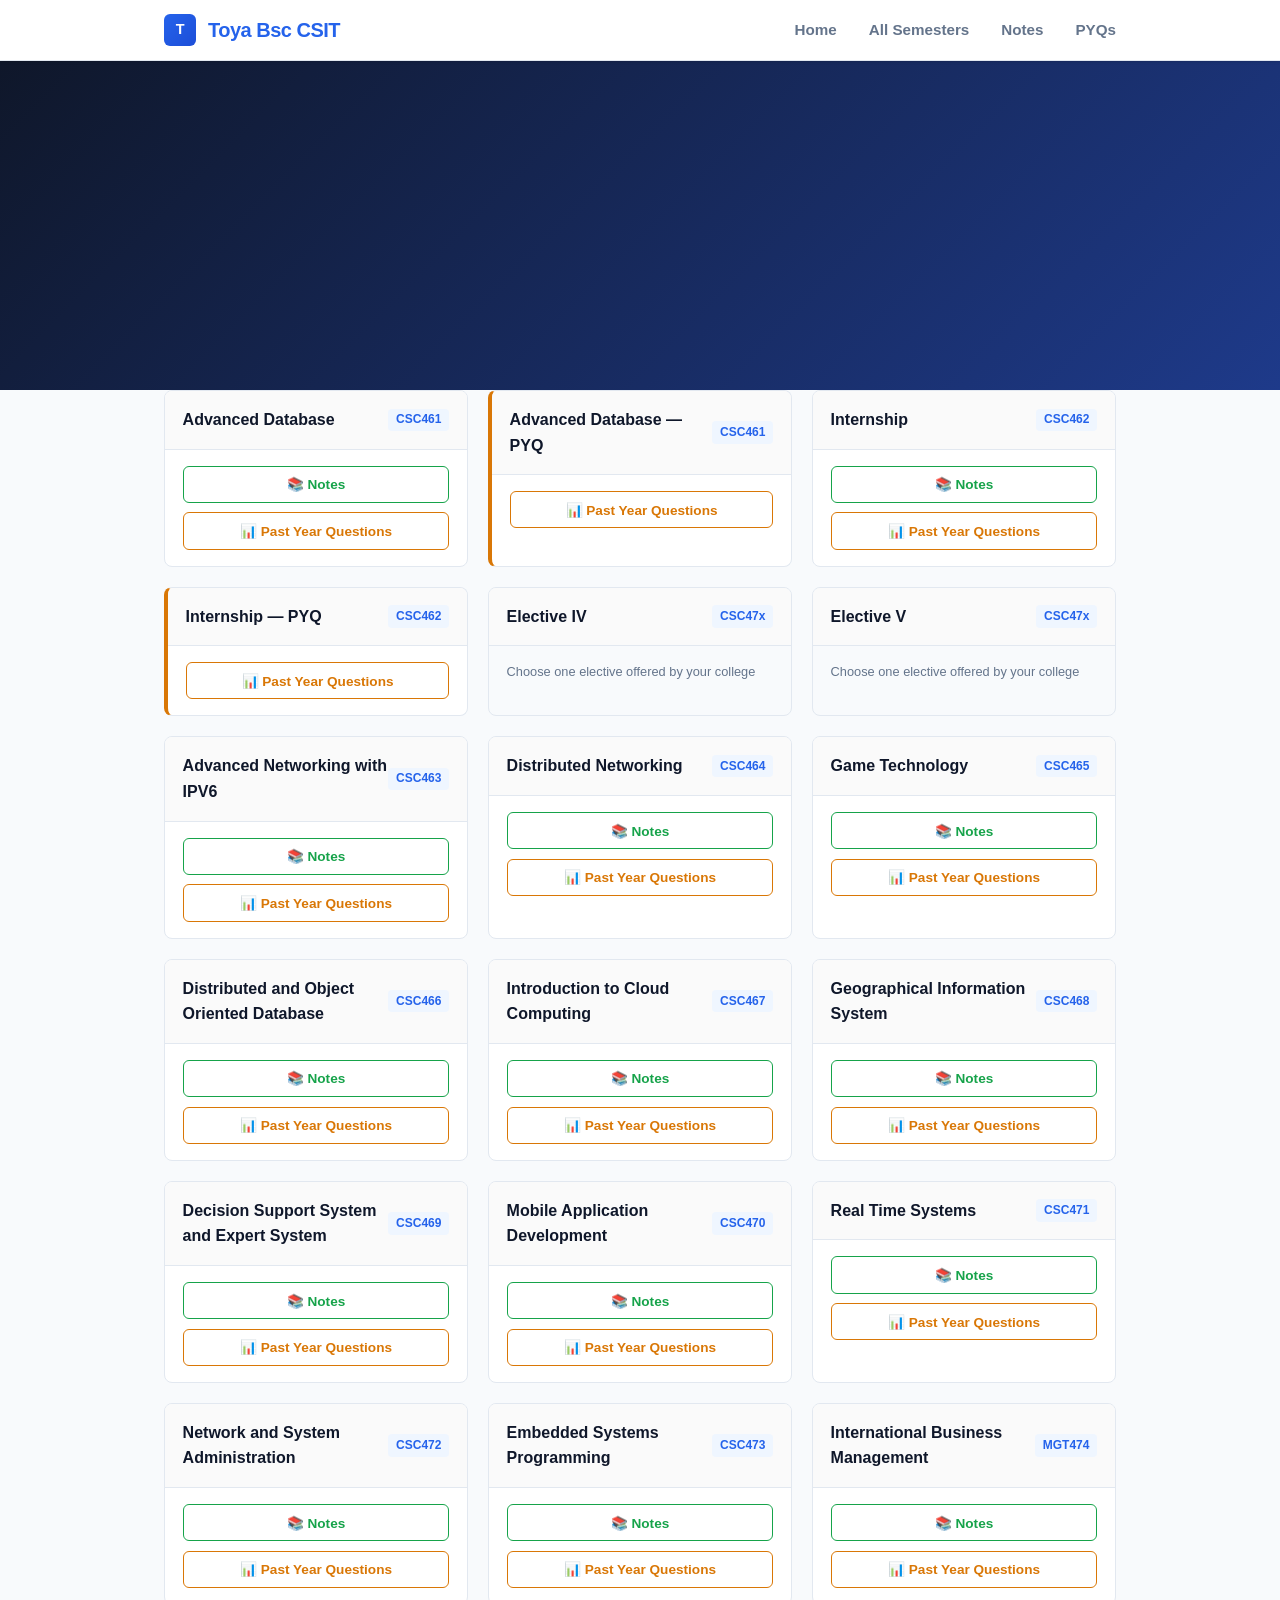
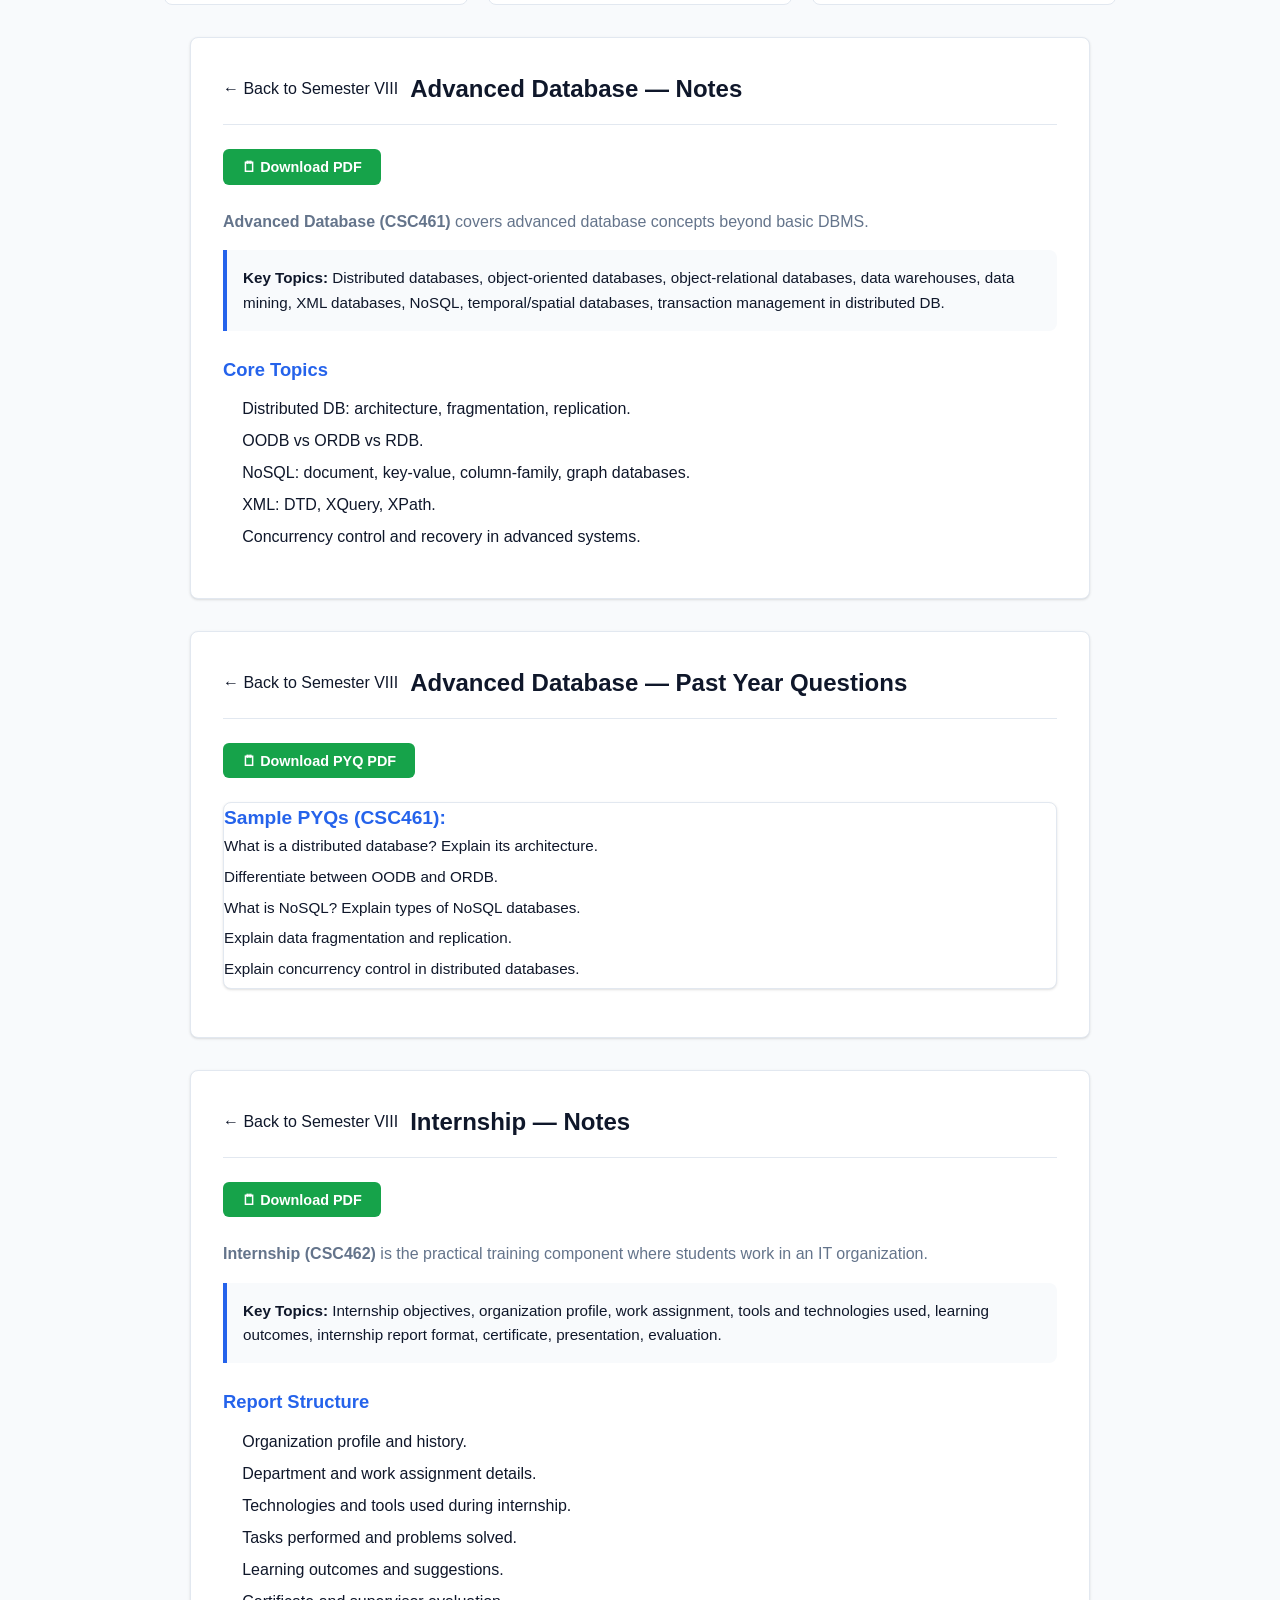
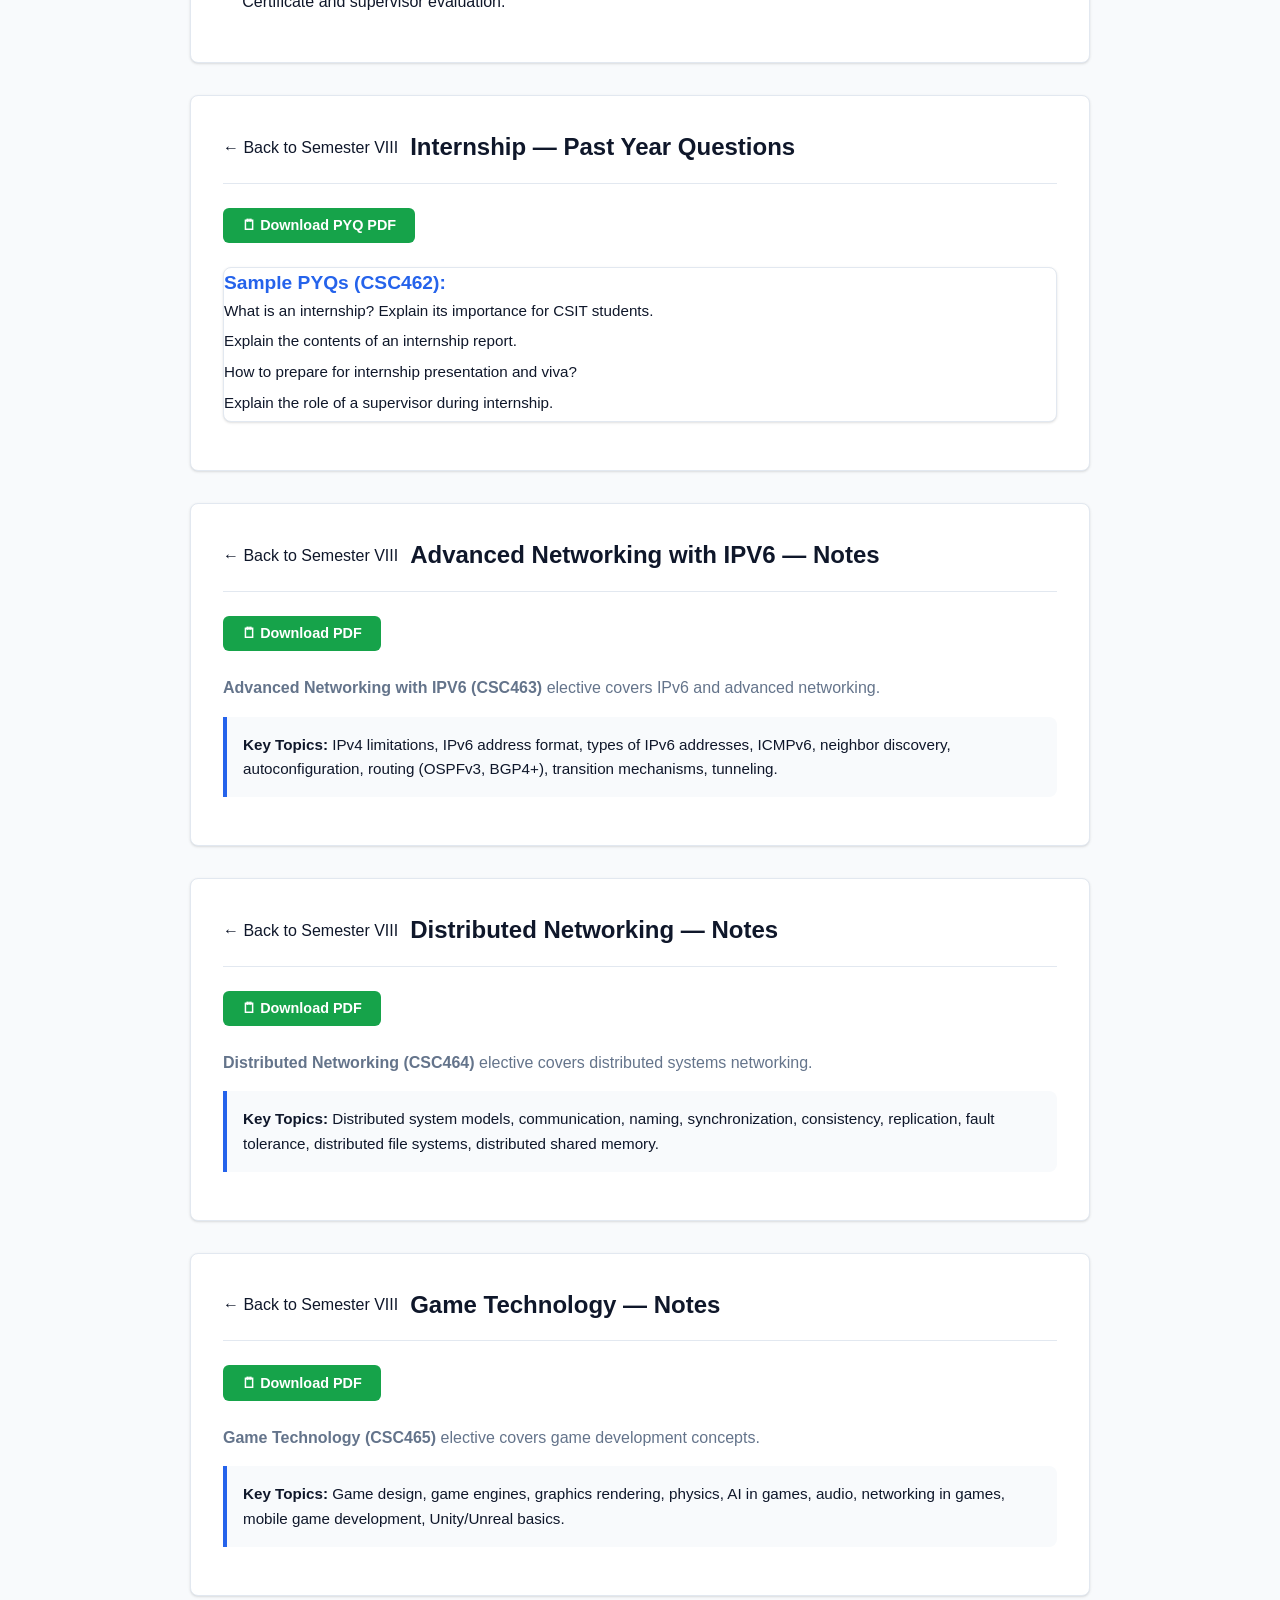
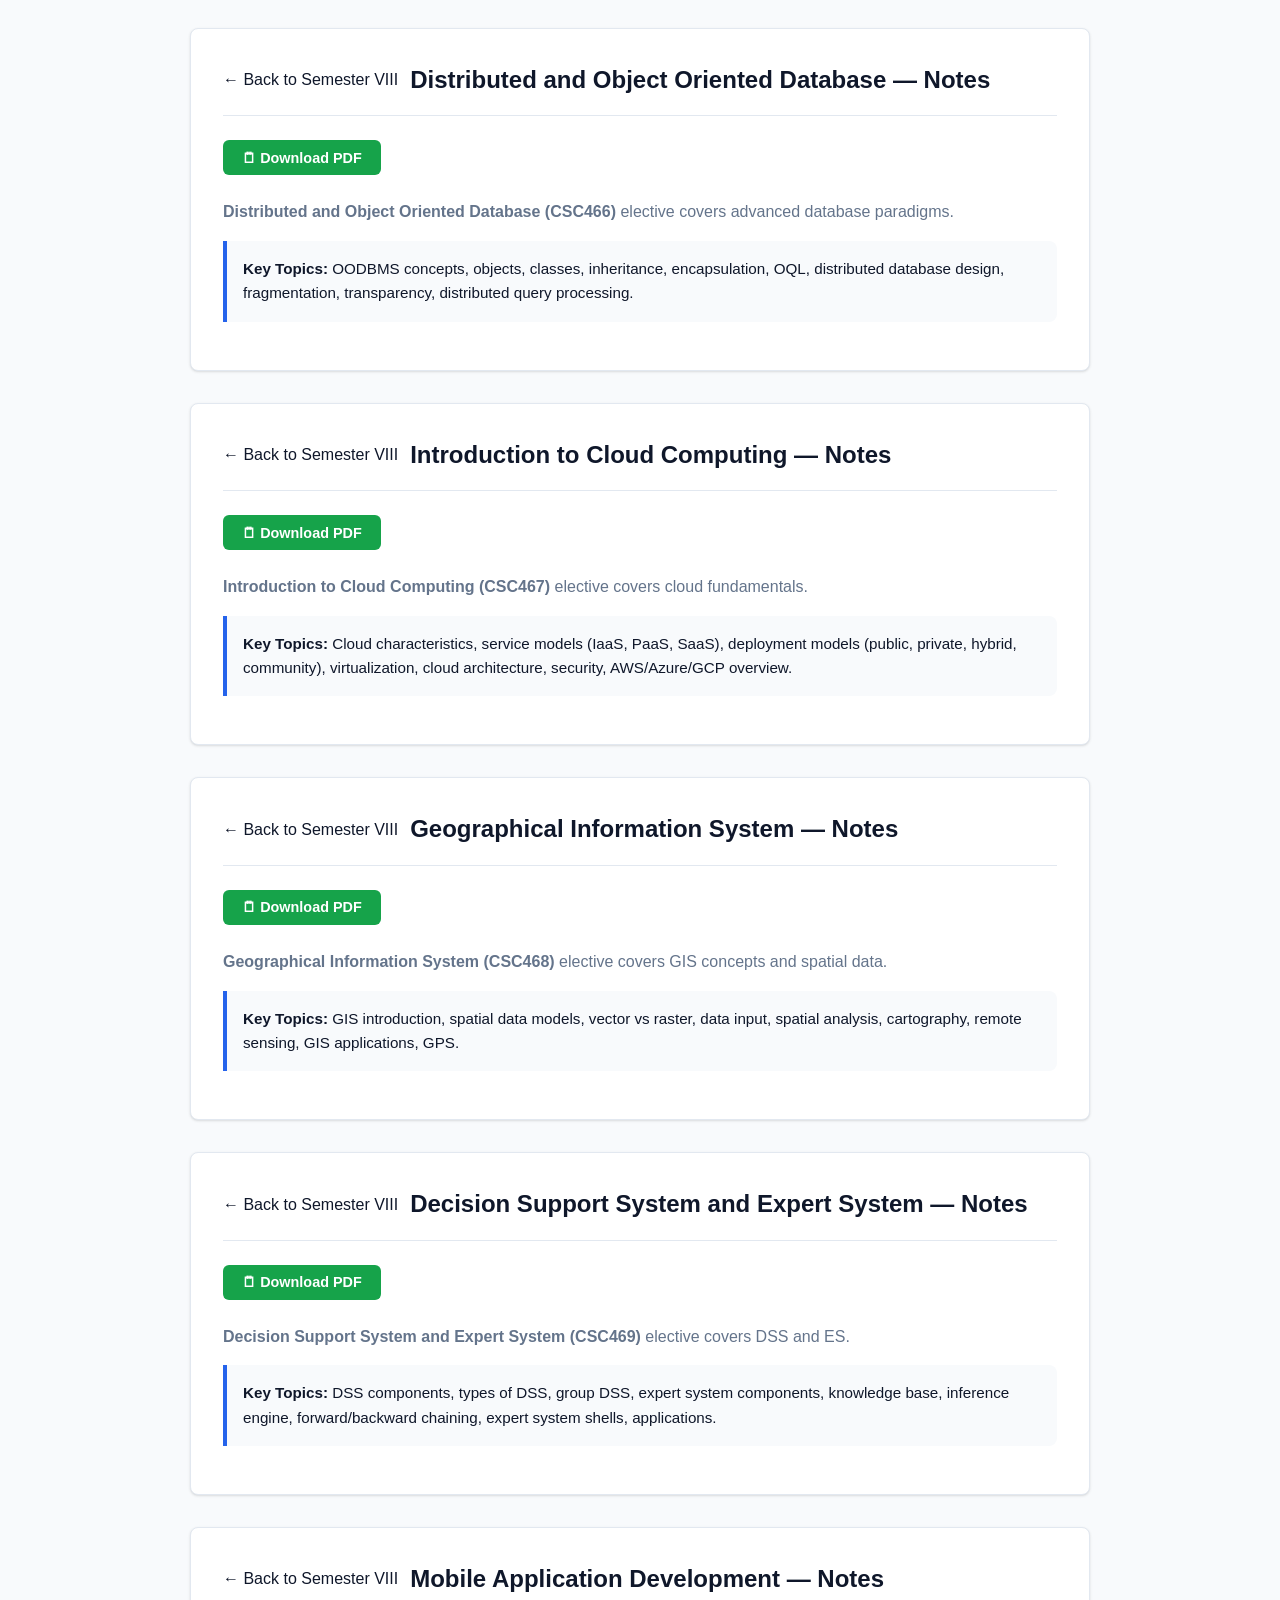
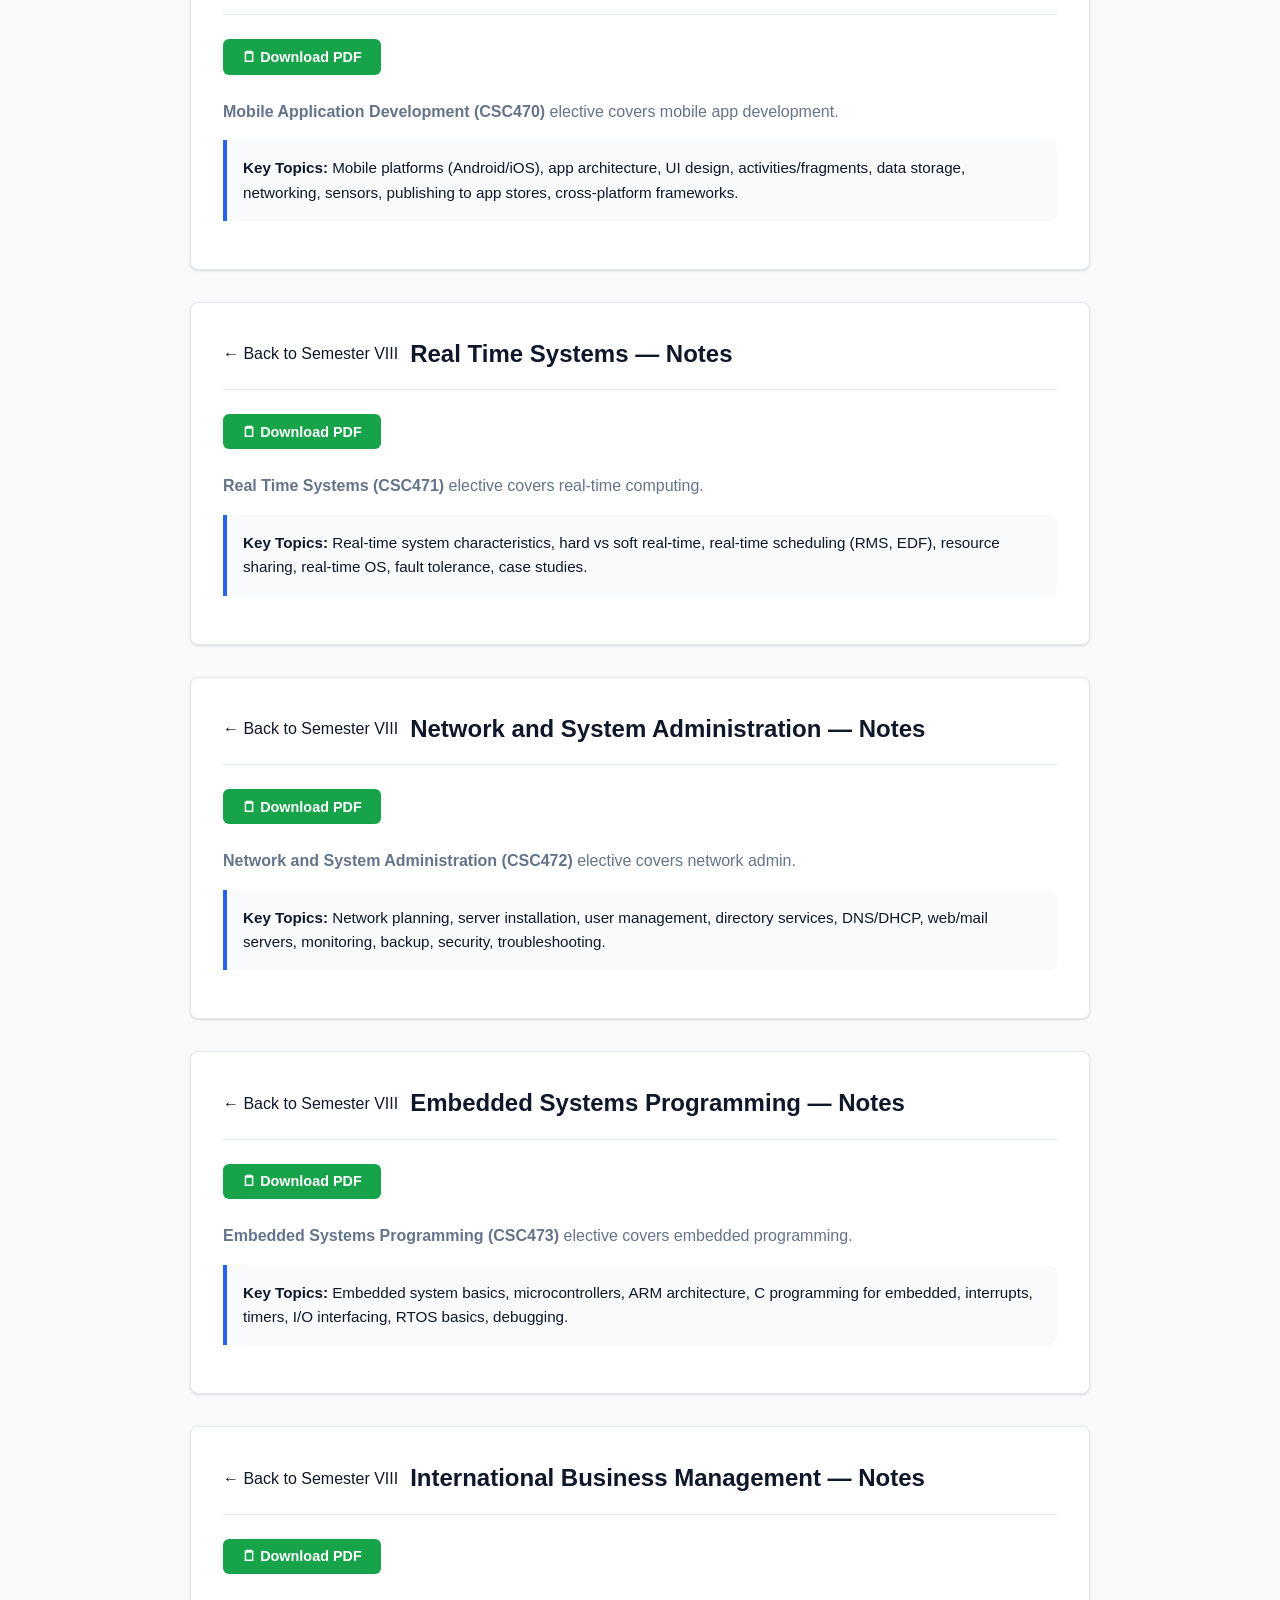
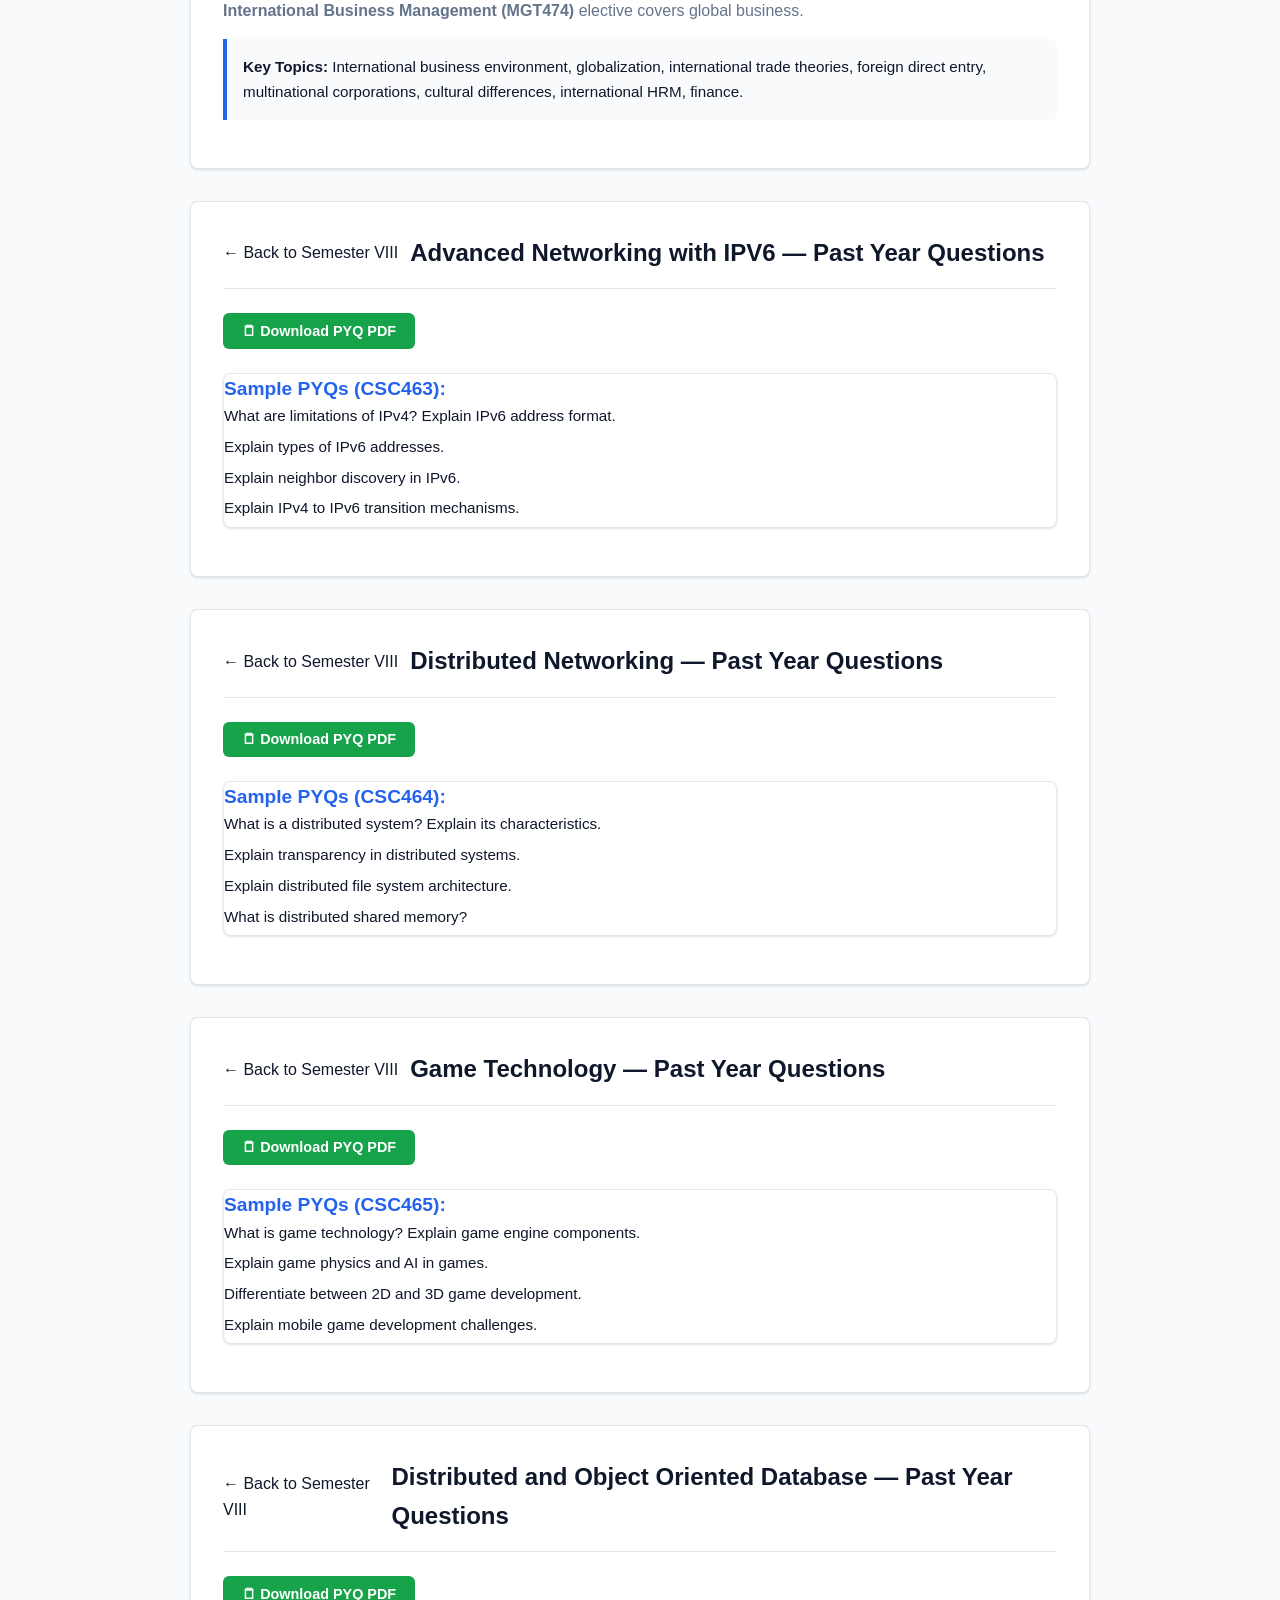
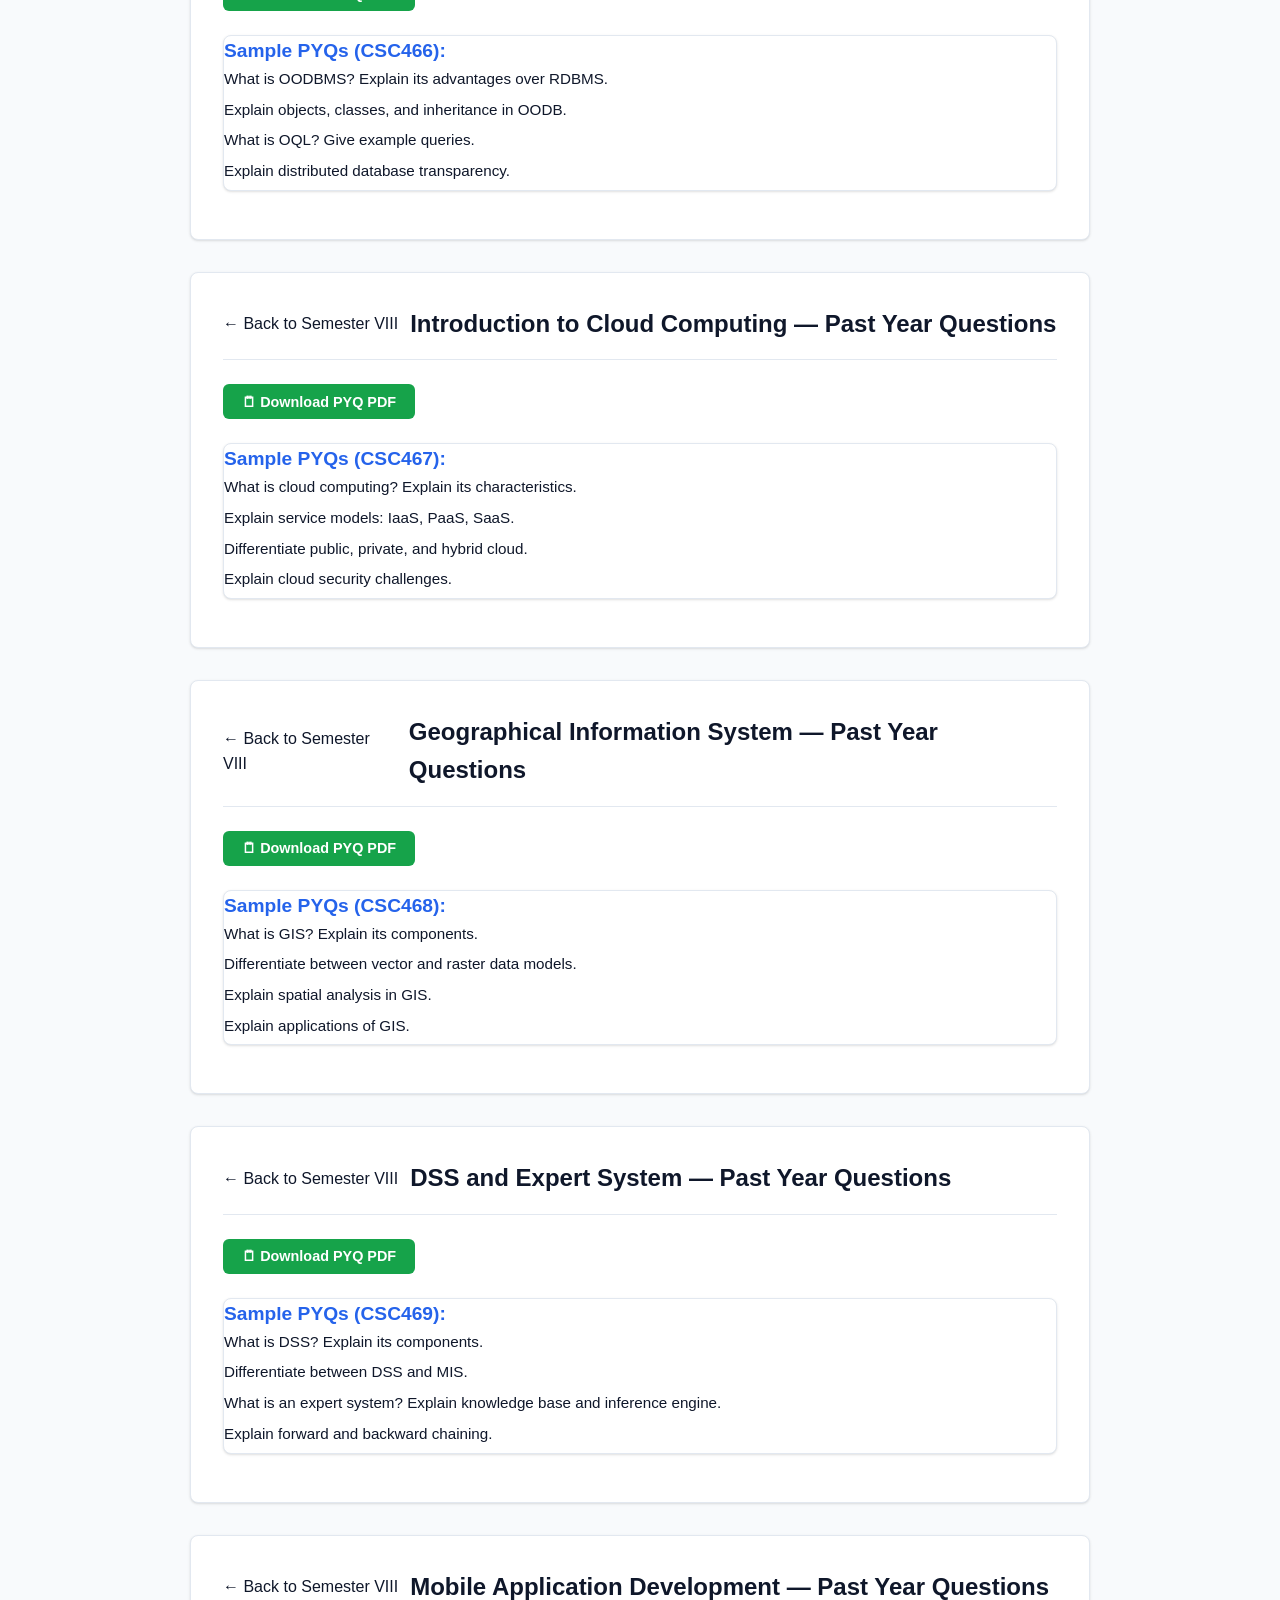
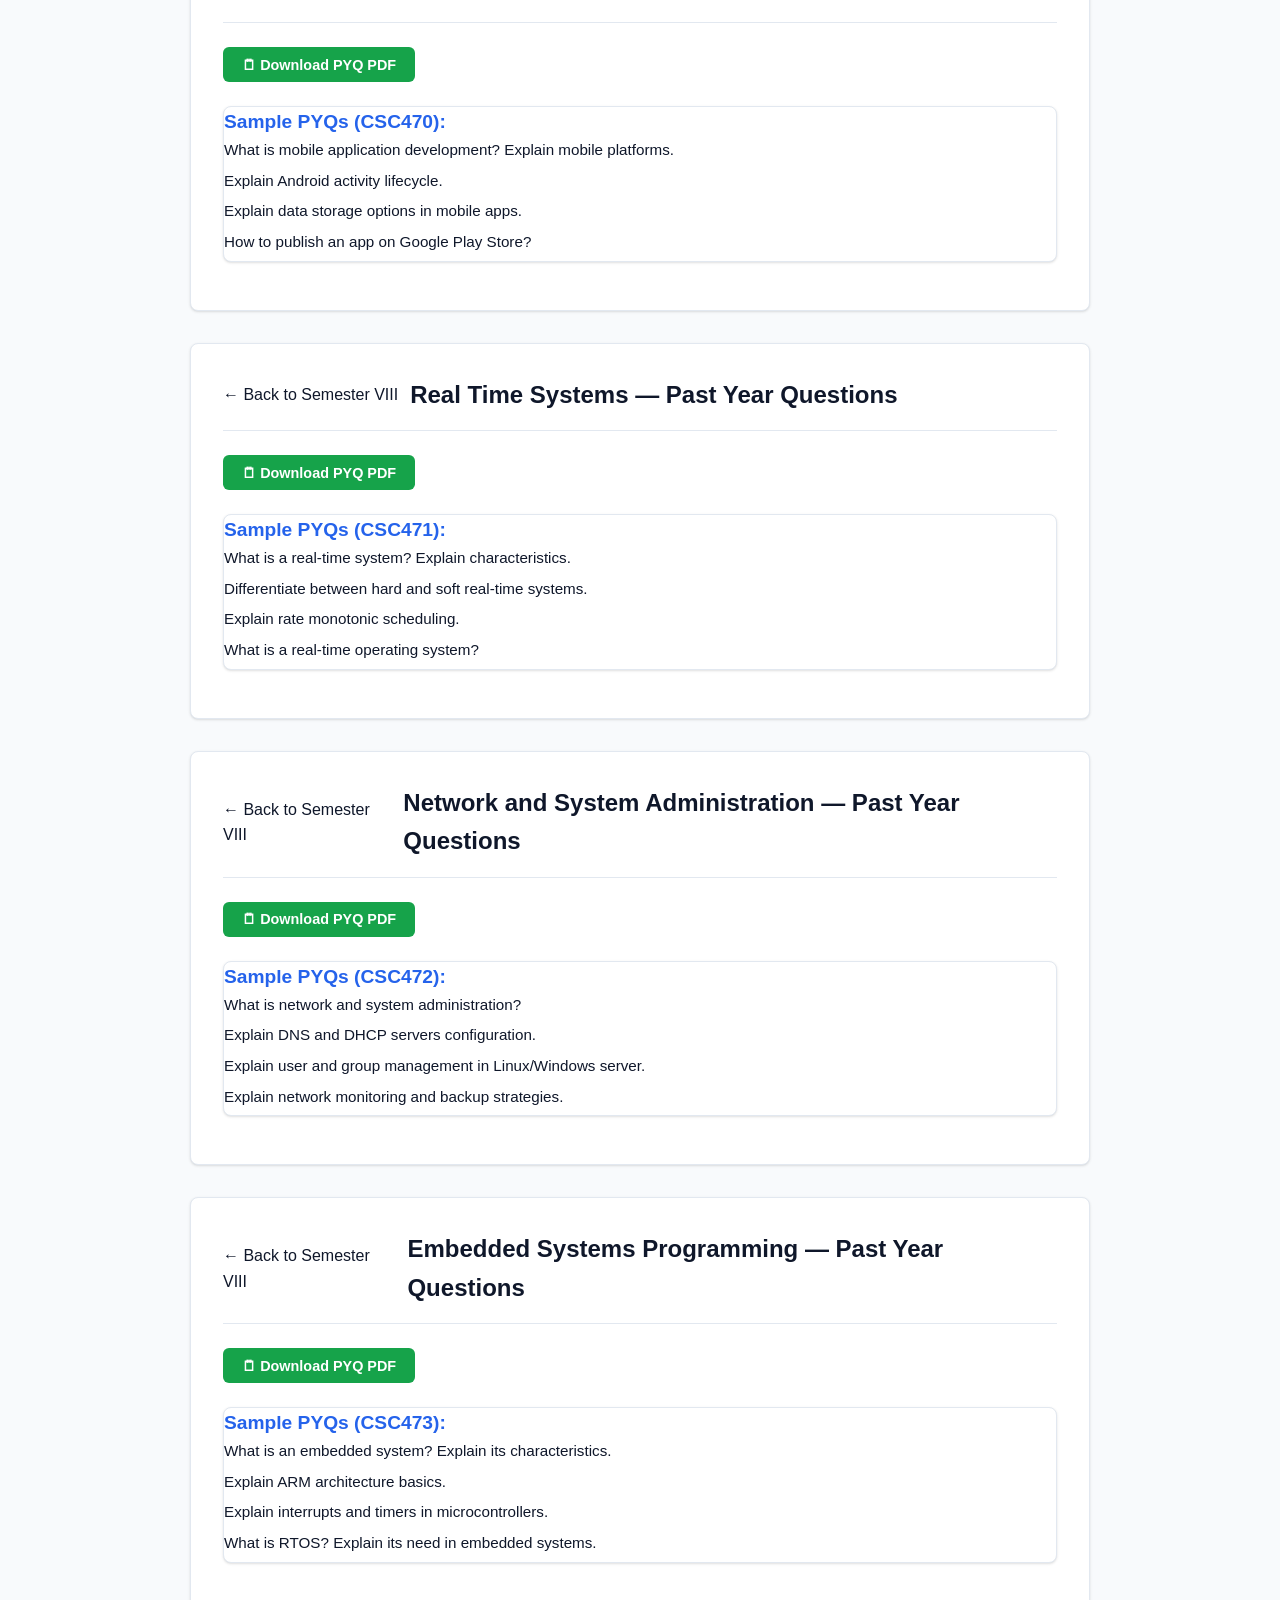
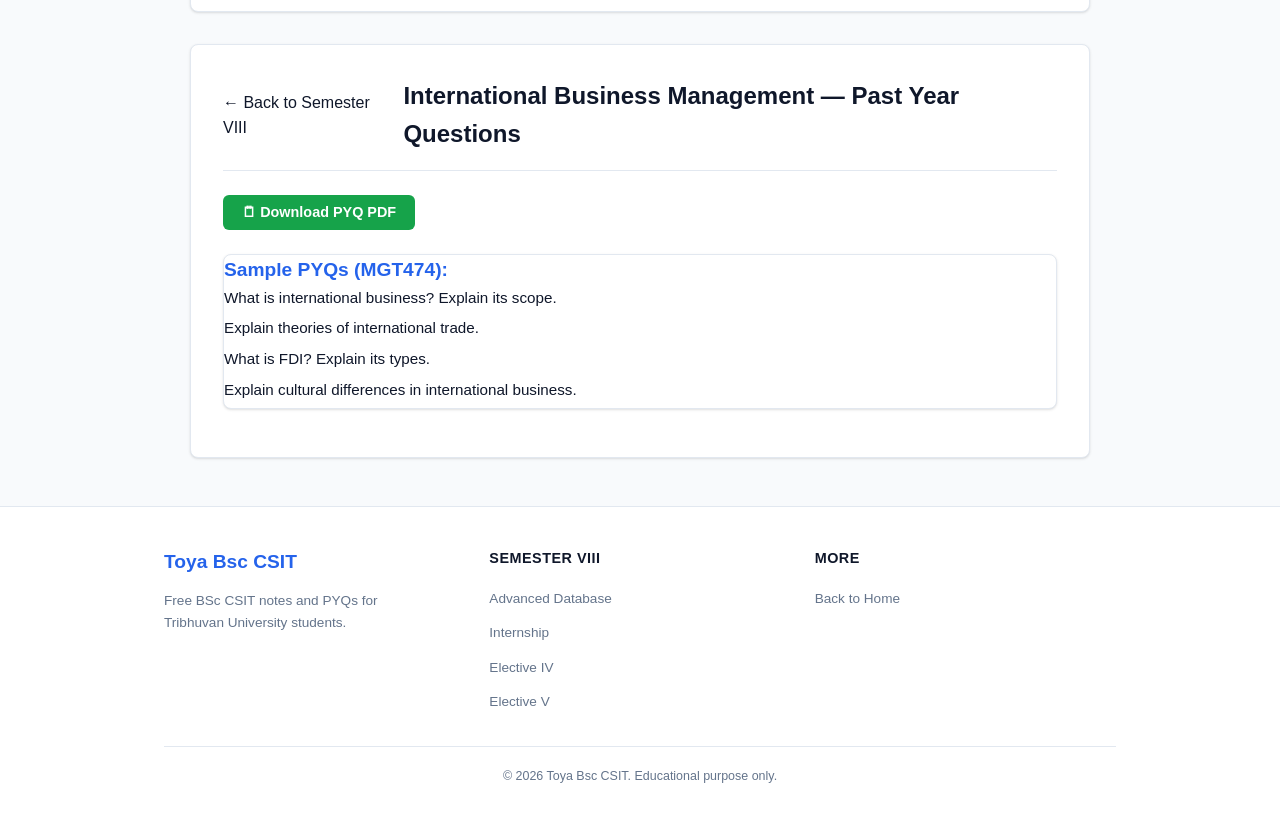
<file: sem8.html>
<!DOCTYPE html>
<html lang="en">
<head>
  <meta charset="UTF-8" />
  <meta name="viewport" content="width=device-width, initial-scale=1.0" />
  <title>BSc CSIT Semester VIII | Notes & Past Year Questions - Toya Bsc CSIT</title>
  <meta name="description" content="BSc CSIT Semester VIII notes and past year questions. CSC461, CSC462, Elective IV, Elective V." />
  <link rel="stylesheet" href="css/style.css" />
</head>
<body>

  <nav class="navbar">
    <div class="container">
      <a href="index.html" class="brand">
        <span class="brand-icon">T</span>
        <span>Toya Bsc CSIT</span>
      </a>
      <button class="mobile-menu-btn" aria-label="Open menu" aria-expanded="false">&#9776;</button>
      <ul class="nav-links">
        <li><a href="index.html">Home</a></li>
        <li><a href="index.html#semesters">All Semesters</a></li>
        <li><a href="#">Notes</a></li>
        <li><a href="#">PYQs</a></li>
      </ul>
    </div>
  </nav>

  <section class="hero">
    <div class="container">
      <div class="page-header">
        <a href="index.html" class="back-link">&#8592; All Semesters</a>
        <div class="sem-header">
          <span class="sem-icon">📖</span>
          <div class="sem-info">
            <span class="sem-title">Semester VIII</span>
            <span class="sem-count">4 Subjects</span>
          </div>
        </div>
      </div>
      <p class="hero-sub">4th Year, 2nd Semester &mdash; Advanced Database, Internship, and elective subjects.</p>
    </div>
  </section>

  <div class="container">
    <div class="subject-grid">

      <!-- CSC461 Advanced Database -->
      <a href="#advdb-notes" class="subject-card" data-sem="8" data-code="CSC461">
        <div class="subject-header">
          <span class="subject-name">Advanced Database</span>
          <span class="subject-code">CSC461</span>
        </div>
        <div class="subject-body">
          <button class="subject-btn notes">&#128218; Notes</button>
          <button class="subject-btn pyq">&#128202; Past Year Questions</button>
        </div>
      </a>
      <a href="#advdb-pyq" class="subject-card" data-sem="8" data-code="CSC461" style="border-left:4px solid var(--warning);">
        <div class="subject-header">
          <span class="subject-name">Advanced Database &mdash; PYQ</span>
          <span class="subject-code">CSC461</span>
        </div>
        <div class="subject-body">
          <button class="subject-btn pyq">&#128202; Past Year Questions</button>
        </div>
      </a>

      <!-- CSC462 Internship -->
      <a href="#internship-notes" class="subject-card" data-sem="8" data-code="CSC462">
        <div class="subject-header">
          <span class="subject-name">Internship</span>
          <span class="subject-code">CSC462</span>
        </div>
        <div class="subject-body">
          <button class="subject-btn notes">&#128218; Notes</button>
          <button class="subject-btn pyq">&#128202; Past Year Questions</button>
        </div>
      </a>
      <a href="#internship-pyq" class="subject-card" data-sem="8" data-code="CSC462" style="border-left:4px solid var(--warning);">
        <div class="subject-header">
          <span class="subject-name">Internship &mdash; PYQ</span>
          <span class="subject-code">CSC462</span>
        </div>
        <div class="subject-body">
          <button class="subject-btn pyq">&#128202; Past Year Questions</button>
        </div>
      </a>

      <!-- Elective IV -->
      <div class="subject-card" style="background:#f8fafc; cursor:default;">
        <div class="subject-header">
          <span class="subject-name">Elective IV</span>
          <span class="subject-code">CSC47x</span>
        </div>
        <div class="subject-body">
          <p style="font-size:0.8rem; color:var(--muted); margin:0;">Choose one elective offered by your college</p>
        </div>
      </div>
      <!-- Elective V -->
      <div class="subject-card" style="background:#f8fafc; cursor:default;">
        <div class="subject-header">
          <span class="subject-name">Elective V</span>
          <span class="subject-code">CSC47x</span>
        </div>
        <div class="subject-body">
          <p style="font-size:0.8rem; color:var(--muted); margin:0;">Choose one elective offered by your college</p>
        </div>
      </div>

      <!-- Elective IV/V list -->
      <a href="#elec4-ipv6-notes" class="subject-card" data-sem="8" data-code="CSC463">
        <div class="subject-header">
          <span class="subject-name">Advanced Networking with IPV6</span>
          <span class="subject-code">CSC463</span>
        </div>
        <div class="subject-body">
          <button class="subject-btn notes">&#128218; Notes</button>
          <button class="subject-btn pyq">&#128202; Past Year Questions</button>
        </div>
      </a>
      <a href="#elec4-dn-notes" class="subject-card" data-sem="8" data-code="CSC464">
        <div class="subject-header">
          <span class="subject-name">Distributed Networking</span>
          <span class="subject-code">CSC464</span>
        </div>
        <div class="subject-body">
          <button class="subject-btn notes">&#128218; Notes</button>
          <button class="subject-btn pyq">&#128202; Past Year Questions</button>
        </div>
      </a>
      <a href="#elec4-gt-notes" class="subject-card" data-sem="8" data-code="CSC465">
        <div class="subject-header">
          <span class="subject-name">Game Technology</span>
          <span class="subject-code">CSC465</span>
        </div>
        <div class="subject-body">
          <button class="subject-btn notes">&#128218; Notes</button>
          <button class="subject-btn pyq">&#128202; Past Year Questions</button>
        </div>
      </a>
      <a href="#elec4-doodb-notes" class="subject-card" data-sem="8" data-code="CSC466">
        <div class="subject-header">
          <span class="subject-name">Distributed and Object Oriented Database</span>
          <span class="subject-code">CSC466</span>
        </div>
        <div class="subject-body">
          <button class="subject-btn notes">&#128218; Notes</button>
          <button class="subject-btn pyq">&#128202; Past Year Questions</button>
        </div>
      </a>
      <a href="#elec4-cc-notes" class="subject-card" data-sem="8" data-code="CSC467">
        <div class="subject-header">
          <span class="subject-name">Introduction to Cloud Computing</span>
          <span class="subject-code">CSC467</span>
        </div>
        <div class="subject-body">
          <button class="subject-btn notes">&#128218; Notes</button>
          <button class="subject-btn pyq">&#128202; Past Year Questions</button>
        </div>
      </a>
      <a href="#elec4-gis-notes" class="subject-card" data-sem="8" data-code="CSC468">
        <div class="subject-header">
          <span class="subject-name">Geographical Information System</span>
          <span class="subject-code">CSC468</span>
        </div>
        <div class="subject-body">
          <button class="subject-btn notes">&#128218; Notes</button>
          <button class="subject-btn pyq">&#128202; Past Year Questions</button>
        </div>
      </a>
      <a href="#elec4-dses-notes" class="subject-card" data-sem="8" data-code="CSC469">
        <div class="subject-header">
          <span class="subject-name">Decision Support System and Expert System</span>
          <span class="subject-code">CSC469</span>
        </div>
        <div class="subject-body">
          <button class="subject-btn notes">&#128218; Notes</button>
          <button class="subject-btn pyq">&#128202; Past Year Questions</button>
        </div>
      </a>
      <a href="#elec4-mad-notes" class="subject-card" data-sem="8" data-code="CSC470">
        <div class="subject-header">
          <span class="subject-name">Mobile Application Development</span>
          <span class="subject-code">CSC470</span>
        </div>
        <div class="subject-body">
          <button class="subject-btn notes">&#128218; Notes</button>
          <button class="subject-btn pyq">&#128202; Past Year Questions</button>
        </div>
      </a>
      <a href="#elec4-rts-notes" class="subject-card" data-sem="8" data-code="CSC471">
        <div class="subject-header">
          <span class="subject-name">Real Time Systems</span>
          <span class="subject-code">CSC471</span>
        </div>
        <div class="subject-body">
          <button class="subject-btn notes">&#128218; Notes</button>
          <button class="subject-btn pyq">&#128202; Past Year Questions</button>
        </div>
      </a>
      <a href="#elec4-nsa-notes" class="subject-card" data-sem="8" data-code="CSC472">
        <div class="subject-header">
          <span class="subject-name">Network and System Administration</span>
          <span class="subject-code">CSC472</span>
        </div>
        <div class="subject-body">
          <button class="subject-btn notes">&#128218; Notes</button>
          <button class="subject-btn pyq">&#128202; Past Year Questions</button>
        </div>
      </a>
      <a href="#elec4-esp-notes" class="subject-card" data-sem="8" data-code="CSC473">
        <div class="subject-header">
          <span class="subject-name">Embedded Systems Programming</span>
          <span class="subject-code">CSC473</span>
        </div>
        <div class="subject-body">
          <button class="subject-btn notes">&#128218; Notes</button>
          <button class="subject-btn pyq">&#128202; Past Year Questions</button>
        </div>
      </a>
      <a href="#elec4-ibm-notes" class="subject-card" data-sem="8" data-code="MGT474">
        <div class="subject-header">
          <span class="subject-name">International Business Management</span>
          <span class="subject-code">MGT474</span>
        </div>
        <div class="subject-body">
          <button class="subject-btn notes">&#128218; Notes</button>
          <button class="subject-btn pyq">&#128202; Past Year Questions</button>
        </div>
      </a>

    </div>
  </div>

  <!-- Content Sections -->
  <div class="container" >

    <a id="advdb-notes"></a>
    <div class="content-section">
      <div class="content-header">
        <a href="sem8.html" class="back-link">&#8592; Back to Semester VIII</a>
        <h2>Advanced Database &mdash; Notes</h2>
      </div>
      <div class="content-actions">
        <button class="btn btn-download">&#128466; Download PDF</button>
      </div>
      <div class="content-body">
        <p><strong>Advanced Database (CSC461)</strong> covers advanced database concepts beyond basic DBMS.</p>
        <div class="note-box">
          <strong>Key Topics:</strong> Distributed databases, object-oriented databases, object-relational databases, data warehouses, data mining, XML databases, NoSQL, temporal/spatial databases, transaction management in distributed DB.
        </div>
        <h3>Core Topics</h3>
        <ul>
          <li>Distributed DB: architecture, fragmentation, replication.</li>
          <li>OODB vs ORDB vs RDB.</li>
          <li>NoSQL: document, key-value, column-family, graph databases.</li>
          <li>XML: DTD, XQuery, XPath.</li>
          <li>Concurrency control and recovery in advanced systems.</li>
        </ul>
      </div>
    </div>

    <a id="advdb-pyq"></a>
    <div class="content-section">
      <div class="content-header">
        <a href="sem8.html" class="back-link">&#8592; Back to Semester VIII</a>
        <h2>Advanced Database &mdash; Past Year Questions</h2>
      </div>
      <div class="content-actions">
        <button class="btn btn-download">&#128466; Download PYQ PDF</button>
      </div>
      <div class="content-body">
        <div class="pyq-box">
          <strong>Sample PYQs (CSC461):</strong>
          <ol>
            <li>What is a distributed database? Explain its architecture.</li>
            <li>Differentiate between OODB and ORDB.</li>
            <li>What is NoSQL? Explain types of NoSQL databases.</li>
            <li>Explain data fragmentation and replication.</li>
            <li>Explain concurrency control in distributed databases.</li>
          </ol>
        </div>
      </div>
    </div>

    <a id="internship-notes"></a>
    <div class="content-section">
      <div class="content-header">
        <a href="sem8.html" class="back-link">&#8592; Back to Semester VIII</a>
        <h2>Internship &mdash; Notes</h2>
      </div>
      <div class="content-actions">
        <button class="btn btn-download">&#128466; Download PDF</button>
      </div>
      <div class="content-body">
        <p><strong>Internship (CSC462)</strong> is the practical training component where students work in an IT organization.</p>
        <div class="note-box">
          <strong>Key Topics:</strong> Internship objectives, organization profile, work assignment, tools and technologies used, learning outcomes, internship report format, certificate, presentation, evaluation.
        </div>
        <h3>Report Structure</h3>
        <ul>
          <li>Organization profile and history.</li>
          <li>Department and work assignment details.</li>
          <li>Technologies and tools used during internship.</li>
          <li>Tasks performed and problems solved.</li>
          <li>Learning outcomes and suggestions.</li>
          <li>Certificate and supervisor evaluation.</li>
        </ul>
      </div>
    </div>

    <a id="internship-pyq"></a>
    <div class="content-section">
      <div class="content-header">
        <a href="sem8.html" class="back-link">&#8592; Back to Semester VIII</a>
        <h2>Internship &mdash; Past Year Questions</h2>
      </div>
      <div class="content-actions">
        <button class="btn btn-download">&#128466; Download PYQ PDF</button>
      </div>
      <div class="content-body">
        <div class="pyq-box">
          <strong>Sample PYQs (CSC462):</strong>
          <ol>
            <li>What is an internship? Explain its importance for CSIT students.</li>
            <li>Explain the contents of an internship report.</li>
            <li>How to prepare for internship presentation and viva?</li>
            <li>Explain the role of a supervisor during internship.</li>
          </ol>
        </div>
      </div>
    </div>

    <!-- Elective subjects detailed sections -->
    <a id="elec4-ipv6-notes"></a>
    <div class="content-section">
      <div class="content-header">
        <a href="sem8.html" class="back-link">&#8592; Back to Semester VIII</a>
        <h2>Advanced Networking with IPV6 &mdash; Notes</h2>
      </div>
      <div class="content-actions">
        <button class="btn btn-download">&#128466; Download PDF</button>
      </div>
      <div class="content-body">
        <p><strong>Advanced Networking with IPV6 (CSC463)</strong> elective covers IPv6 and advanced networking.</p>
        <div class="note-box">
          <strong>Key Topics:</strong> IPv4 limitations, IPv6 address format, types of IPv6 addresses, ICMPv6, neighbor discovery, autoconfiguration, routing (OSPFv3, BGP4+), transition mechanisms, tunneling.
        </div>
      </div>
    </div>

    <a id="elec4-dn-notes"></a>
    <div class="content-section">
      <div class="content-header">
        <a href="sem8.html" class="back-link">&#8592; Back to Semester VIII</a>
        <h2>Distributed Networking &mdash; Notes</h2>
      </div>
      <div class="content-actions">
        <button class="btn btn-download">&#128466; Download PDF</button>
      </div>
      <div class="content-body">
        <p><strong>Distributed Networking (CSC464)</strong> elective covers distributed systems networking.</p>
        <div class="note-box">
          <strong>Key Topics:</strong> Distributed system models, communication, naming, synchronization, consistency, replication, fault tolerance, distributed file systems, distributed shared memory.
        </div>
      </div>
    </div>

    <a id="elec4-gt-notes"></a>
    <div class="content-section">
      <div class="content-header">
        <a href="sem8.html" class="back-link">&#8592; Back to Semester VIII</a>
        <h2>Game Technology &mdash; Notes</h2>
      </div>
      <div class="content-actions">
        <button class="btn btn-download">&#128466; Download PDF</button>
      </div>
      <div class="content-body">
        <p><strong>Game Technology (CSC465)</strong> elective covers game development concepts.</p>
        <div class="note-box">
          <strong>Key Topics:</strong> Game design, game engines, graphics rendering, physics, AI in games, audio, networking in games, mobile game development, Unity/Unreal basics.
        </div>
      </div>
    </div>

    <a id="elec4-doodb-notes"></a>
    <div class="content-section">
      <div class="content-header">
        <a href="sem8.html" class="back-link">&#8592; Back to Semester VIII</a>
        <h2>Distributed and Object Oriented Database &mdash; Notes</h2>
      </div>
      <div class="content-actions">
        <button class="btn btn-download">&#128466; Download PDF</button>
      </div>
      <div class="content-body">
        <p><strong>Distributed and Object Oriented Database (CSC466)</strong> elective covers advanced database paradigms.</p>
        <div class="note-box">
          <strong>Key Topics:</strong> OODBMS concepts, objects, classes, inheritance, encapsulation, OQL, distributed database design, fragmentation, transparency, distributed query processing.
        </div>
      </div>
    </div>

    <a id="elec4-cc-notes"></a>
    <div class="content-section">
      <div class="content-header">
        <a href="sem8.html" class="back-link">&#8592; Back to Semester VIII</a>
        <h2>Introduction to Cloud Computing &mdash; Notes</h2>
      </div>
      <div class="content-actions">
        <button class="btn btn-download">&#128466; Download PDF</button>
      </div>
      <div class="content-body">
        <p><strong>Introduction to Cloud Computing (CSC467)</strong> elective covers cloud fundamentals.</p>
        <div class="note-box">
          <strong>Key Topics:</strong> Cloud characteristics, service models (IaaS, PaaS, SaaS), deployment models (public, private, hybrid, community), virtualization, cloud architecture, security, AWS/Azure/GCP overview.
        </div>
      </div>
    </div>

    <a id="elec4-gis-notes"></a>
    <div class="content-section">
      <div class="content-header">
        <a href="sem8.html" class="back-link">&#8592; Back to Semester VIII</a>
        <h2>Geographical Information System &mdash; Notes</h2>
      </div>
      <div class="content-actions">
        <button class="btn btn-download">&#128466; Download PDF</button>
      </div>
      <div class="content-body">
        <p><strong>Geographical Information System (CSC468)</strong> elective covers GIS concepts and spatial data.</p>
        <div class="note-box">
          <strong>Key Topics:</strong> GIS introduction, spatial data models, vector vs raster, data input, spatial analysis, cartography, remote sensing, GIS applications, GPS.
        </div>
      </div>
    </div>

    <a id="elec4-dses-notes"></a>
    <div class="content-section">
      <div class="content-header">
        <a href="sem8.html" class="back-link">&#8592; Back to Semester VIII</a>
        <h2>Decision Support System and Expert System &mdash; Notes</h2>
      </div>
      <div class="content-actions">
        <button class="btn btn-download">&#128466; Download PDF</button>
      </div>
      <div class="content-body">
        <p><strong>Decision Support System and Expert System (CSC469)</strong> elective covers DSS and ES.</p>
        <div class="note-box">
          <strong>Key Topics:</strong> DSS components, types of DSS, group DSS, expert system components, knowledge base, inference engine, forward/backward chaining, expert system shells, applications.
        </div>
      </div>
    </div>

    <a id="elec4-mad-notes"></a>
    <div class="content-section">
      <div class="content-header">
        <a href="sem8.html" class="back-link">&#8592; Back to Semester VIII</a>
        <h2>Mobile Application Development &mdash; Notes</h2>
      </div>
      <div class="content-actions">
        <button class="btn btn-download">&#128466; Download PDF</button>
      </div>
      <div class="content-body">
        <p><strong>Mobile Application Development (CSC470)</strong> elective covers mobile app development.</p>
        <div class="note-box">
          <strong>Key Topics:</strong> Mobile platforms (Android/iOS), app architecture, UI design, activities/fragments, data storage, networking, sensors, publishing to app stores, cross-platform frameworks.
        </div>
      </div>
    </div>

    <a id="elec4-rts-notes"></a>
    <div class="content-section">
      <div class="content-header">
        <a href="sem8.html" class="back-link">&#8592; Back to Semester VIII</a>
        <h2>Real Time Systems &mdash; Notes</h2>
      </div>
      <div class="content-actions">
        <button class="btn btn-download">&#128466; Download PDF</button>
      </div>
      <div class="content-body">
        <p><strong>Real Time Systems (CSC471)</strong> elective covers real-time computing.</p>
        <div class="note-box">
          <strong>Key Topics:</strong> Real-time system characteristics, hard vs soft real-time, real-time scheduling (RMS, EDF), resource sharing, real-time OS, fault tolerance, case studies.
        </div>
      </div>
    </div>

    <a id="elec4-nsa-notes"></a>
    <div class="content-section">
      <div class="content-header">
        <a href="sem8.html" class="back-link">&#8592; Back to Semester VIII</a>
        <h2>Network and System Administration &mdash; Notes</h2>
      </div>
      <div class="content-actions">
        <button class="btn btn-download">&#128466; Download PDF</button>
      </div>
      <div class="content-body">
        <p><strong>Network and System Administration (CSC472)</strong> elective covers network admin.</p>
        <div class="note-box">
          <strong>Key Topics:</strong> Network planning, server installation, user management, directory services, DNS/DHCP, web/mail servers, monitoring, backup, security, troubleshooting.
        </div>
      </div>
    </div>

    <a id="elec4-esp-notes"></a>
    <div class="content-section">
      <div class="content-header">
        <a href="sem8.html" class="back-link">&#8592; Back to Semester VIII</a>
        <h2>Embedded Systems Programming &mdash; Notes</h2>
      </div>
      <div class="content-actions">
        <button class="btn btn-download">&#128466; Download PDF</button>
      </div>
      <div class="content-body">
        <p><strong>Embedded Systems Programming (CSC473)</strong> elective covers embedded programming.</p>
        <div class="note-box">
          <strong>Key Topics:</strong> Embedded system basics, microcontrollers, ARM architecture, C programming for embedded, interrupts, timers, I/O interfacing, RTOS basics, debugging.
        </div>
      </div>
    </div>

    <a id="elec4-ibm-notes"></a>
    <div class="content-section">
      <div class="content-header">
        <a href="sem8.html" class="back-link">&#8592; Back to Semester VIII</a>
        <h2>International Business Management &mdash; Notes</h2>
      </div>
      <div class="content-actions">
        <button class="btn btn-download">&#128466; Download PDF</button>
      </div>
      <div class="content-body">
        <p><strong>International Business Management (MGT474)</strong> elective covers global business.</p>
        <div class="note-box">
          <strong>Key Topics:</strong> International business environment, globalization, international trade theories, foreign direct entry, multinational corporations, cultural differences, international HRM, finance.
        </div>
      </div>
    </div>

    <!-- Elective PYQs -->
    <a id="elec4-ipv6-pyq"></a>
    <div class="content-section">
      <div class="content-header">
        <a href="sem8.html" class="back-link">&#8592; Back to Semester VIII</a>
        <h2>Advanced Networking with IPV6 &mdash; Past Year Questions</h2>
      </div>
      <div class="content-actions">
        <button class="btn btn-download">&#128466; Download PYQ PDF</button>
      </div>
      <div class="content-body">
        <div class="pyq-box">
          <strong>Sample PYQs (CSC463):</strong>
          <ol>
            <li>What are limitations of IPv4? Explain IPv6 address format.</li>
            <li>Explain types of IPv6 addresses.</li>
            <li>Explain neighbor discovery in IPv6.</li>
            <li>Explain IPv4 to IPv6 transition mechanisms.</li>
          </ol>
        </div>
      </div>
    </div>

    <a id="elec4-dn-pyq"></a>
    <div class="content-section">
      <div class="content-header">
        <a href="sem8.html" class="back-link">&#8592; Back to Semester VIII</a>
        <h2>Distributed Networking &mdash; Past Year Questions</h2>
      </div>
      <div class="content-actions">
        <button class="btn btn-download">&#128466; Download PYQ PDF</button>
      </div>
      <div class="content-body">
        <div class="pyq-box">
          <strong>Sample PYQs (CSC464):</strong>
          <ol>
            <li>What is a distributed system? Explain its characteristics.</li>
            <li>Explain transparency in distributed systems.</li>
            <li>Explain distributed file system architecture.</li>
            <li>What is distributed shared memory?</li>
          </ol>
        </div>
      </div>
    </div>

    <a id="elec4-gt-pyq"></a>
    <div class="content-section">
      <div class="content-header">
        <a href="sem8.html" class="back-link">&#8592; Back to Semester VIII</a>
        <h2>Game Technology &mdash; Past Year Questions</h2>
      </div>
      <div class="content-actions">
        <button class="btn btn-download">&#128466; Download PYQ PDF</button>
      </div>
      <div class="content-body">
        <div class="pyq-box">
          <strong>Sample PYQs (CSC465):</strong>
          <ol>
            <li>What is game technology? Explain game engine components.</li>
            <li>Explain game physics and AI in games.</li>
            <li>Differentiate between 2D and 3D game development.</li>
            <li>Explain mobile game development challenges.</li>
          </ol>
        </div>
      </div>
    </div>

    <a id="elec4-doodb-pyq"></a>
    <div class="content-section">
      <div class="content-header">
        <a href="sem8.html" class="back-link">&#8592; Back to Semester VIII</a>
        <h2>Distributed and Object Oriented Database &mdash; Past Year Questions</h2>
      </div>
      <div class="content-actions">
        <button class="btn btn-download">&#128466; Download PYQ PDF</button>
      </div>
      <div class="content-body">
        <div class="pyq-box">
          <strong>Sample PYQs (CSC466):</strong>
          <ol>
            <li>What is OODBMS? Explain its advantages over RDBMS.</li>
            <li>Explain objects, classes, and inheritance in OODB.</li>
            <li>What is OQL? Give example queries.</li>
            <li>Explain distributed database transparency.</li>
          </ol>
        </div>
      </div>
    </div>

    <a id="elec4-cc-pyq"></a>
    <div class="content-section">
      <div class="content-header">
        <a href="sem8.html" class="back-link">&#8592; Back to Semester VIII</a>
        <h2>Introduction to Cloud Computing &mdash; Past Year Questions</h2>
      </div>
      <div class="content-actions">
        <button class="btn btn-download">&#128466; Download PYQ PDF</button>
      </div>
      <div class="content-body">
        <div class="pyq-box">
          <strong>Sample PYQs (CSC467):</strong>
          <ol>
            <li>What is cloud computing? Explain its characteristics.</li>
            <li>Explain service models: IaaS, PaaS, SaaS.</li>
            <li>Differentiate public, private, and hybrid cloud.</li>
            <li>Explain cloud security challenges.</li>
          </ol>
        </div>
      </div>
    </div>

    <a id="elec4-gis-pyq"></a>
    <div class="content-section">
      <div class="content-header">
        <a href="sem8.html" class="back-link">&#8592; Back to Semester VIII</a>
        <h2>Geographical Information System &mdash; Past Year Questions</h2>
      </div>
      <div class="content-actions">
        <button class="btn btn-download">&#128466; Download PYQ PDF</button>
      </div>
      <div class="content-body">
        <div class="pyq-box">
          <strong>Sample PYQs (CSC468):</strong>
          <ol>
            <li>What is GIS? Explain its components.</li>
            <li>Differentiate between vector and raster data models.</li>
            <li>Explain spatial analysis in GIS.</li>
            <li>Explain applications of GIS.</li>
          </ol>
        </div>
      </div>
    </div>

    <a id="elec4-dses-pyq"></a>
    <div class="content-section">
      <div class="content-header">
        <a href="sem8.html" class="back-link">&#8592; Back to Semester VIII</a>
        <h2>DSS and Expert System &mdash; Past Year Questions</h2>
      </div>
      <div class="content-actions">
        <button class="btn btn-download">&#128466; Download PYQ PDF</button>
      </div>
      <div class="content-body">
        <div class="pyq-box">
          <strong>Sample PYQs (CSC469):</strong>
          <ol>
            <li>What is DSS? Explain its components.</li>
            <li>Differentiate between DSS and MIS.</li>
            <li>What is an expert system? Explain knowledge base and inference engine.</li>
            <li>Explain forward and backward chaining.</li>
          </ol>
        </div>
      </div>
    </div>

    <a id="elec4-mad-pyq"></a>
    <div class="content-section">
      <div class="content-header">
        <a href="sem8.html" class="back-link">&#8592; Back to Semester VIII</a>
        <h2>Mobile Application Development &mdash; Past Year Questions</h2>
      </div>
      <div class="content-actions">
        <button class="btn btn-download">&#128466; Download PYQ PDF</button>
      </div>
      <div class="content-body">
        <div class="pyq-box">
          <strong>Sample PYQs (CSC470):</strong>
          <ol>
            <li>What is mobile application development? Explain mobile platforms.</li>
            <li>Explain Android activity lifecycle.</li>
            <li>Explain data storage options in mobile apps.</li>
            <li>How to publish an app on Google Play Store?</li>
          </ol>
        </div>
      </div>
    </div>

    <a id="elec4-rts-pyq"></a>
    <div class="content-section">
      <div class="content-header">
        <a href="sem8.html" class="back-link">&#8592; Back to Semester VIII</a>
        <h2>Real Time Systems &mdash; Past Year Questions</h2>
      </div>
      <div class="content-actions">
        <button class="btn btn-download">&#128466; Download PYQ PDF</button>
      </div>
      <div class="content-body">
        <div class="pyq-box">
          <strong>Sample PYQs (CSC471):</strong>
          <ol>
            <li>What is a real-time system? Explain characteristics.</li>
            <li>Differentiate between hard and soft real-time systems.</li>
            <li>Explain rate monotonic scheduling.</li>
            <li>What is a real-time operating system?</li>
          </ol>
        </div>
      </div>
    </div>

    <a id="elec4-nsa-pyq"></a>
    <div class="content-section">
      <div class="content-header">
        <a href="sem8.html" class="back-link">&#8592; Back to Semester VIII</a>
        <h2>Network and System Administration &mdash; Past Year Questions</h2>
      </div>
      <div class="content-actions">
        <button class="btn btn-download">&#128466; Download PYQ PDF</button>
      </div>
      <div class="content-body">
        <div class="pyq-box">
          <strong>Sample PYQs (CSC472):</strong>
          <ol>
            <li>What is network and system administration?</li>
            <li>Explain DNS and DHCP servers configuration.</li>
            <li>Explain user and group management in Linux/Windows server.</li>
            <li>Explain network monitoring and backup strategies.</li>
          </ol>
        </div>
      </div>
    </div>

    <a id="elec4-esp-pyq"></a>
    <div class="content-section">
      <div class="content-header">
        <a href="sem8.html" class="back-link">&#8592; Back to Semester VIII</a>
        <h2>Embedded Systems Programming &mdash; Past Year Questions</h2>
      </div>
      <div class="content-actions">
        <button class="btn btn-download">&#128466; Download PYQ PDF</button>
      </div>
      <div class="content-body">
        <div class="pyq-box">
          <strong>Sample PYQs (CSC473):</strong>
          <ol>
            <li>What is an embedded system? Explain its characteristics.</li>
            <li>Explain ARM architecture basics.</li>
            <li>Explain interrupts and timers in microcontrollers.</li>
            <li>What is RTOS? Explain its need in embedded systems.</li>
          </ol>
        </div>
      </div>
    </div>

    <a id="elec4-ibm-pyq"></a>
    <div class="content-section">
      <div class="content-header">
        <a href="sem8.html" class="back-link">&#8592; Back to Semester VIII</a>
        <h2>International Business Management &mdash; Past Year Questions</h2>
      </div>
      <div class="content-actions">
        <button class="btn btn-download">&#128466; Download PYQ PDF</button>
      </div>
      <div class="content-body">
        <div class="pyq-box">
          <strong>Sample PYQs (MGT474):</strong>
          <ol>
            <li>What is international business? Explain its scope.</li>
            <li>Explain theories of international trade.</li>
            <li>What is FDI? Explain its types.</li>
            <li>Explain cultural differences in international business.</li>
          </ol>
        </div>
      </div>
    </div>

  </div>

  <footer>
    <div class="container">
      <div class="footer-grid">
        <div class="footer-col">
          <span class="footer-brand">Toya Bsc CSIT</span>
          <p class="footer-desc">Free BSc CSIT notes and PYQs for Tribhuvan University students.</p>
        </div>
        <div class="footer-col">
          <h4>Semester VIII</h4>
          <ul>
            <li><a href="#advdb-notes">Advanced Database</a></li>
            <li><a href="#internship-notes">Internship</a></li>
            <li><a href="#elec4-ipv6-notes">Elective IV</a></li>
            <li><a href="#elec4-cc-notes">Elective V</a></li>
          </ul>
        </div>
        <div class="footer-col">
          <h4>More</h4>
          <ul>
            <li><a href="index.html">Back to Home</a></li>
          </ul>
        </div>
      </div>
      <div class="copyright">
        &copy; <span id="year"></span> Toya Bsc CSIT. Educational purpose only.
      </div>
    </div>
  </footer>

  <script src="js/main.js"></script>
</body>
</html>
</file>
<file: css/style.css>
/* ==========================================================================
   Toya Bsc CSIT - Image 1 Design
   ========================================================================== */

/* Reset & base */
* {
  box-sizing: border-box;
  margin: 0;
  padding: 0;
}

:root {
  --primary: #2563eb;
  --primary-dark: #1d4ed8;
  --secondary: #64748b;
  --success: #16a34a;
  --warning: #d97706;
  --bg: #ffffff;
  --card: #ffffff;
  --text: #0f172a;
  --muted: #64748b;
  --border: #e2e8f0;
  --shadow: 0 1px 3px 0 rgb(0 0 0 / 0.1), 0 1px 2px -1px rgb(0 0 0 / 0.1);
  --shadow-lg: 0 10px 15px -3px rgb(0 0 0 / 0.1), 0 4px 6px -4px rgb(0 0 0 / 0.1);
  --radius: 8px;
  --transition: 0.2s ease;
}

html {
  scroll-behavior: smooth;
}

body {
  font-family: -apple-system, BlinkMacSystemFont, "Segoe UI", Roboto, Helvetica, Arial, sans-serif;
  background: #f8fafc;
  color: var(--text);
  line-height: 1.6;
}

a {
  text-decoration: none;
  color: inherit;
}

ul {
  list-style: none;
}

img {
  max-width: 100%;
  height: auto;
  display: block;
}

.container {
  max-width: 1000px;
  margin: 0 auto;
  padding: 0 1.5rem;
}

/* ===== Navbar ===== */
.navbar {
  position: sticky;
  top: 0;
  background: var(--card);
  border-bottom: 1px solid var(--border);
  z-index: 1000;
  box-shadow: var(--shadow);
}

.navbar .container {
  display: flex;
  align-items: center;
  justify-content: space-between;
  height: 60px;
}

.brand {
  display: flex;
  align-items: center;
  gap: 0.75rem;
  font-weight: 800;
  font-size: 1.25rem;
  color: var(--primary);
  letter-spacing: -0.5px;
}

.brand-icon {
  width: 32px;
  height: 32px;
  border-radius: 6px;
  background: linear-gradient(135deg, var(--primary), var(--primary-dark));
  display: grid;
  place-items: center;
  color: #fff;
  font-weight: 900;
  font-size: 0.9rem;
}

.nav-links {
  display: flex;
  gap: 2rem;
  align-items: center;
}

.nav-links a {
  font-weight: 600;
  font-size: 0.95rem;
  color: var(--muted);
  transition: color var(--transition);
}

.nav-links a:hover,
.nav-links a.active {
  color: var(--primary);
}

.mobile-menu-btn {
  display: none;
  background: none;
  border: none;
  color: var(--text);
  font-size: 1.25rem;
  cursor: pointer;
}

/* ===== Hero - Image 1 Design ===== */
.hero {
  position: relative;
  padding: 5rem 0 4rem;
  background: #0a0a0a;
  overflow: hidden;
}

.hero::before {
  content: "";
  position: absolute;
  top: 0;
  left: 0;
  width: 100%;
  height: 100%;
  background: linear-gradient(-45deg, #0f172a, #1e1b4b, #312e81, #1e3a8a, #0f172a);
  background-size: 400% 400%;
  animation: gradientBG 15s ease infinite;
  z-index: 0;
}

.hero-content {
  position: relative;
  z-index: 1;
  color: #fff;
  display: flex;
  flex-direction: column;
  align-items: center;
  text-align: center;
  gap: 1.5rem;
}

.hero-text {
  flex: 1;
  max-width: 600px;
}

.hero h1 {
  font-size: 3rem;
  font-weight: 900;
  color: #fff;
  line-height: 1.1;
  margin-bottom: 1rem;
  letter-spacing: -1px;
}

.hero h1 .text-red {
  color: #ef4444;
}

.hero-sub {
  font-size: 1rem;
  color: #cbd5e1;
  margin-bottom: 2rem;
  max-width: 500px;
  line-height: 1.6;
}

/* Actions */
.hero-actions {
  display: flex;
  gap: 1rem;
}

.btn-primary {
  background: linear-gradient(135deg, #ef4444, #dc2626);
  color: #fff;
  border: none;
  padding: 0.9rem 1.5rem;
  border-radius: 50px;
  font-size: 1rem;
  font-weight: 700;
  cursor: pointer;
  display: inline-flex;
  align-items: center;
  gap: 0.5rem;
  transition: all var(--transition);
}

.btn-primary:hover {
  transform: translateY(-2px);
  box-shadow: 0 10px 25px -5px rgba(239, 68, 68, 0.5);
}

.btn-primary .play {
  font-size: 0.9rem;
}

.btn-outline {
  background: #fff;
  color: #000;
  border: none;
  padding: 0.9rem 1.5rem;
  border-radius: 6px;
  font-size: 1rem;
  font-weight: 600;
  cursor: pointer;
  display: inline-flex;
  align-items: center;
  gap: 0.5rem;
  transition: all var(--transition);
  text-decoration: none;
}

.btn-outline:hover {
  background: #f1f5f9;
}

.btn-outline .heart {
  font-size: 0.9rem;
}

/* Hero Visual */
.hero-visual {
  flex: 1;
  position: relative;
  display: flex;
  justify-content: flex-end;
  align-items: center;
}

.blob {
  position: absolute;
  top: 0;
  right: 0;
  width: 450px;
  height: 450px;
  background: linear-gradient(135deg, #3b82f6, #2563eb);
  border-radius: 50% 50% 50% 50% / 60% 60% 40% 40%;
  z-index: 0;
  opacity: 0.9;
}

/* ===== Semester Cards ===== */
.semester-section {
  padding: 3rem 0;
  background: #f8fafc;
}

.sem-grid {
  display: grid;
  grid-template-columns: repeat(auto-fit, minmax(250px, 1fr));
  gap: 1.5rem;
}

.sem-card {
  display: flex;
  align-items: center;
  gap: 1rem;
  padding: 1.25rem 1.5rem;
  background: #fff;
  border-radius: 12px;
  text-decoration: none;
  transition: transform var(--transition), box-shadow var(--transition);
  cursor: pointer;
  border: 1px solid #f3f4f6;
}

.sem-card:hover {
  transform: translateY(-3px);
  box-shadow: var(--shadow-lg);
  border-color: var(--primary);
}

.sem-icon {
  font-size: 1.75rem;
  width: 3rem;
  height: 3rem;
  display: flex;
  align-items: center;
  justify-content: center;
  background: #fff;
  border-radius: 8px;
  box-shadow: 0 2px 4px rgba(0,0,0,0.1);
  flex-shrink: 0;
}

.sem-info {
  flex: 1;
}

.sem-name {
  display: block;
  font-size: 1rem;
  font-weight: 600;
  color: var(--text);
  margin-bottom: 0.25rem;
}

.sem-count {
  display: block;
  font-size: 0.85rem;
  color: var(--muted);
}

/* Semester Header */
.sem-header {
  display: flex;
  align-items: center;
  gap: 1rem;
}

.sem-header .sem-icon {
  font-size: 1.75rem;
  width: 3rem;
  height: 3rem;
  display: flex;
  align-items: center;
  justify-content: center;
  background: #fff;
  border-radius: 8px;
  box-shadow: 0 2px 4px rgba(0,0,0,0.1);
}

.sem-header .sem-info {
  flex: 1;
}

.sem-header .sem-title {
  font-size: 1.1rem;
  font-weight: 800;
  color: var(--text);
  margin-bottom: 0.25rem;
  display: block;
}

.sem-header .sem-count {
  display: block;
  font-size: 0.85rem;
  color: var(--muted);
}

/* Individual semester colors - matching Image 1 */
.sem-1 { background: #f8f3e8; }
.sem-2 { background: #fde8e8; }
.sem-3 { background: #fef3c7; }
.sem-4 { background: #dbeafe; }
.sem-5 { background: #ede7f6; }
.sem-6 { background: #e5e7eb; }
.sem-7 { background: #d1fae5; }
.sem-8 { background: #dcfce7; }

/* ===== Page Sections ===== */
.section-title {
  text-align: center;
  font-size: 1.5rem;
  font-weight: 800;
  color: var(--text);
  margin: 3rem 0 1rem;
}

.section-sub {
  text-align: center;
  color: var(--muted);
  margin-bottom: 2rem;
  font-size: 1rem;
}

.page-header {
  display: flex;
  align-items: center;
  gap: 0.75rem;
  margin: 2rem 0 1rem;
}

.page-header a.back-link {
  display: inline-flex;
  align-items: center;
  gap: 0.4rem;
  font-size: 0.9rem;
  font-weight: 600;
  color: var(--primary);
  margin-right: auto;
}

.page-title {
  font-size: 1.75rem;
  font-weight: 800;
  color: var(--text);
}

/* Subject Grid */
.subject-grid {
  display: grid;
  grid-template-columns: repeat(auto-fill, minmax(280px, 1fr));
  gap: 1.25rem;
}

.subject-card {
  background: var(--card);
  border: 1px solid var(--border);
  border-radius: var(--radius);
  overflow: hidden;
  transition: transform var(--transition), box-shadow var(--transition), border-color var(--transition);
}

.subject-card:hover {
  transform: translateY(-3px);
  box-shadow: var(--shadow-lg);
  border-color: var(--primary);
}

.subject-header {
  padding: 1rem 1.1rem;
  border-bottom: 1px solid var(--border);
  background: #fafafa;
  display: flex;
  align-items: center;
  justify-content: space-between;
}

.subject-name {
  font-weight: 800;
  font-size: 1rem;
  color: var(--text);
}

.subject-code {
  font-size: 0.75rem;
  font-weight: 700;
  color: var(--primary);
  background: #eff6ff;
  padding: 0.1rem 0.5rem;
  border-radius: 4px;
}

.subject-body {
  padding: 1rem 1.1rem;
  display: flex;
  flex-direction: column;
  gap: 0.6rem;
}

.subject-btn {
  display: flex;
  align-items: center;
  justify-content: center;
  gap: 0.5rem;
  width: 100%;
  padding: 0.6rem;
  border: 1px solid var(--border);
  border-radius: 6px;
  background: #fff;
  font-size: 0.85rem;
  font-weight: 700;
  color: var(--text);
  cursor: pointer;
  transition: all var(--transition);
}

.subject-btn:hover {
  border-color: var(--primary);
  color: var(--primary);
  background: #eff6ff;
}

.subject-btn.notes {
  border-color: var(--success);
  color: var(--success);
}

.subject-btn.notes:hover {
  background: #f0fdf4;
}

.subject-btn.pyq {
  border-color: var(--warning);
  color: var(--warning);
}

.subject-btn.pyq:hover {
  background: #fbf4e2;
}

/* ===== Content Section ===== */
.content-section {
  max-width: 900px;
  margin: 2rem auto;
  background: var(--card);
  border: 1px solid var(--border);
  border-radius: var(--radius);
  padding: 2rem;
  box-shadow: var(--shadow);
}

.content-header {
  display: flex;
  align-items: center;
  gap: 0.75rem;
  margin-bottom: 1.5rem;
  padding-bottom: 1rem;
  border-bottom: 1px solid var(--border);
}

.content-header h2 {
  font-size: 1.5rem;
  font-weight: 800;
  color: var(--text);
}

.content-actions {
  display: flex;
  gap: 0.6rem;
  flex-wrap: wrap;
  margin-bottom: 1.5rem;
}

.btn-download {
  background: var(--success);
  color: #fff;
  border: none;
  padding: 0.6rem 1.2rem;
  border-radius: 6px;
  font-size: 0.9rem;
  font-weight: 600;
  cursor: pointer;
  display: inline-flex;
  align-items: center;
  gap: 0.5rem;
  transition: all var(--transition);
}

.btn-download:hover {
  background: #15803d;
}

.content-body {
  color: var(--text);
}

.content-body h3 {
  font-size: 1.15rem;
  font-weight: 800;
  margin: 1.5rem 0 0.75rem;
  color: var(--primary);
}

.content-body p {
  margin-bottom: 1rem;
  color: var(--muted);
}

.content-body ul {
  margin: 0.5rem 0 1rem 1.2rem;
}

.content-body li {
  margin-bottom: 0.4rem;
}

.note-box {
  background: #f8fafc;
  border-left: 4px solid var(--primary);
  padding: 1rem;
  margin: 1rem 0;
  border-radius: 0 var(--radius) var(--radius) 0;
  font-size: 0.95rem;
  color: var(--text);
}

.pyq-box {
  background: #f8fafc;
  border-left: 4px solid var(--warning);
  padding: 1rem;
  margin: 1rem 0;
  border-radius: 0 var(--radius) var(--radius) 0;
  font-size: 0.95rem;
  color: var(--text);
}

.marks {
  display: inline-block;
  float:right;
  background: var(--border);
  color: var(--text);
  padding: 0.15rem 0.6rem;
  border-radius: 4px;
  font-size: 0.8rem;
  font-weight: 700;
  margin-top: 0.3rem;
}

/* ===== PYQ Section Styling - Exam Paper Style ===== */
.pyq-box {
  background: #fff;
  border: 1px solid var(--border);
  border-radius: var(--radius);
  padding: 0;
  box-shadow: var(--shadow);
  overflow: hidden;
}

.pyq-box strong {
  color: var(--primary);
  font-size: 1.2rem;
}

.pyq-box .pyq-year-header {
  background: linear-gradient(135deg, var(--primary), var(--primary-dark));
  color: #fff;
  padding: 1.25rem 1.5rem;
  margin: 0;
}

.pyq-box .pyq-year-header strong {
  color: #fff;
  font-size: 1.25rem;
  display: block;
  margin-bottom: 0.25rem;
}

.pyq-box .pyq-meta {
  font-size: 0.85rem;
  opacity: 0.95;
  margin-bottom: 0;
}

.pyq-section {
  padding: 1.5rem;
  border-bottom: 1px solid var(--border);
}

.pyq-section:last-child {
  border-bottom: none;
}

.pyq-section-title {
  font-size: 1.05rem;
  font-weight: 800;
  color: var(--primary-dark);
  margin-bottom: 0.75rem;
  display: flex;
  align-items: center;
  gap: 0.5rem;
}

.pyq-instruction {
  font-size: 0.85rem;
  color: var(--muted);
  font-style: italic;
  margin-bottom: 1rem;
}

.pyq-question {
  display: flex;
  gap: 0.75rem;
  margin-bottom: 0.75rem;
  padding: 0.75rem 1rem;
  background: #f8fafc;
  border-radius: 6px;
  border-left: 3px solid var(--primary);
}

.pyq-question-number {
  flex-shrink: 0;
  width: 28px;
  height: 28px;
  background: var(--primary);
  color: #fff;
  border-radius: 50%;
  display: flex;
  align-items: center;
  justify-content: center;
  font-weight: 800;
  font-size: 0.85rem;
}

.pyq-question-text {
  flex: 1;
  color: var(--text);
}

.pyq-marks {
  background: var(--warning);
  color: #fff;
  padding: 0.15rem 0.55rem;
  border-radius: 4px;
  font-size: 0.78rem;
  font-weight: 800;
  margin-left: auto;
}

.pyq-short-note {
  margin-left: 1rem;
  font-size: 0.9rem;
  color: var(--muted);
}

.pyq-divider {
  border: none;
  border-top: 1px solid var(--border);
  margin: 0;
}

/* Exam Year Navigation */
.exam-year-nav {
  background: #fff;
  border: 1px solid var(--border);
  border-radius: var(--radius);
  padding: 1.5rem;
  margin-bottom: 2rem;
}

.exam-year-nav h3 {
  font-size: 1.25rem;
  font-weight: 800;
  color: var(--text);
  margin-bottom: 1rem;
  padding-bottom: 0.5rem;
  border-bottom: 2px solid var(--primary);
  display: inline-block;
}

.exam-year-list {
  margin: 0;
  padding: 0;
  list-style: none;
  display: flex;
  flex-wrap: wrap;
  gap: 0.75rem;
}

.exam-year-list li {
  margin: 0;
}

.exam-year-list li a {
  display: block;
  padding: 0.75rem 1rem;
  background: #f8fafc;
  border: 1px solid var(--border);
  border-radius: 6px;
  color: var(--text);
  text-decoration: none;
  font-weight: 600;
  font-size: 0.9rem;
  transition: all var(--transition);
}

.exam-year-list li a:hover {
  background: var(--primary);
  color: #fff;
  border-color: var(--primary);
}

/* ===== Footer ===== */
footer {
  background: var(--card);
  border-top: 1px solid var(--border);
  padding: 2.5rem 0 2rem;
  margin-top: 3rem;
}

.footer-grid {
  display: grid;
  grid-template-columns: repeat(auto-fit, minmax(200px, 1fr));
  gap: 1.5rem;
  margin-bottom: 1.5rem;
}

.footer-brand {
  font-weight: 800;
  font-size: 1.2rem;
  color: var(--primary);
  margin-bottom: 0.75rem;
  display: block;
}

.footer-desc {
  font-size: 0.85rem;
  color: var(--muted);
  max-width: 260px;
  line-height: 1.6;
}

.footer-col h4 {
  font-size: 0.9rem;
  font-weight: 800;
  color: var(--text);
  margin-bottom: 0.9rem;
  text-transform: uppercase;
  letter-spacing: 0.5px;
}

.footer-col ul li {
  margin-bottom: 0.55rem;
}

.footer-col a {
  font-size: 0.85rem;
  color: var(--muted);
  transition: color var(--transition);
}

.footer-col a:hover {
  color: var(--primary);
}

.copyright {
  border-top: 1px solid var(--border);
  padding-top: 1.2rem;
  font-size: 0.78rem;
  color: var(--muted);
  text-align: center;
}

@keyframes gradientBG {
  0% {
    background-position: 0% 50%;
  }
  50% {
    background-position: 100% 50%;
  }
  100% {
    background-position: 0% 50%;
  }
}

/* ===== Responsive ===== */
@media (max-width: 900px) {
  .hero-content {
    flex-direction: column;
    text-align: center;
    gap: 2rem;
  }

  .hero-visual {
    justify-content: center;
  }

  .hero-stats {
    justify-content: center;
  }

  .hero-actions {
    justify-content: center;
  }

  .blob {
    width: 300px;
    height: 300px;
  }
}

@media (max-width: 480px) {
  .hero h1 {
    font-size: 1.75rem;
  }

  .hero-stats {
    flex-wrap: wrap;
    gap: 1.5rem;
  }

  .stat .num {
    font-size: 1.4rem;
  }
}
</file>
